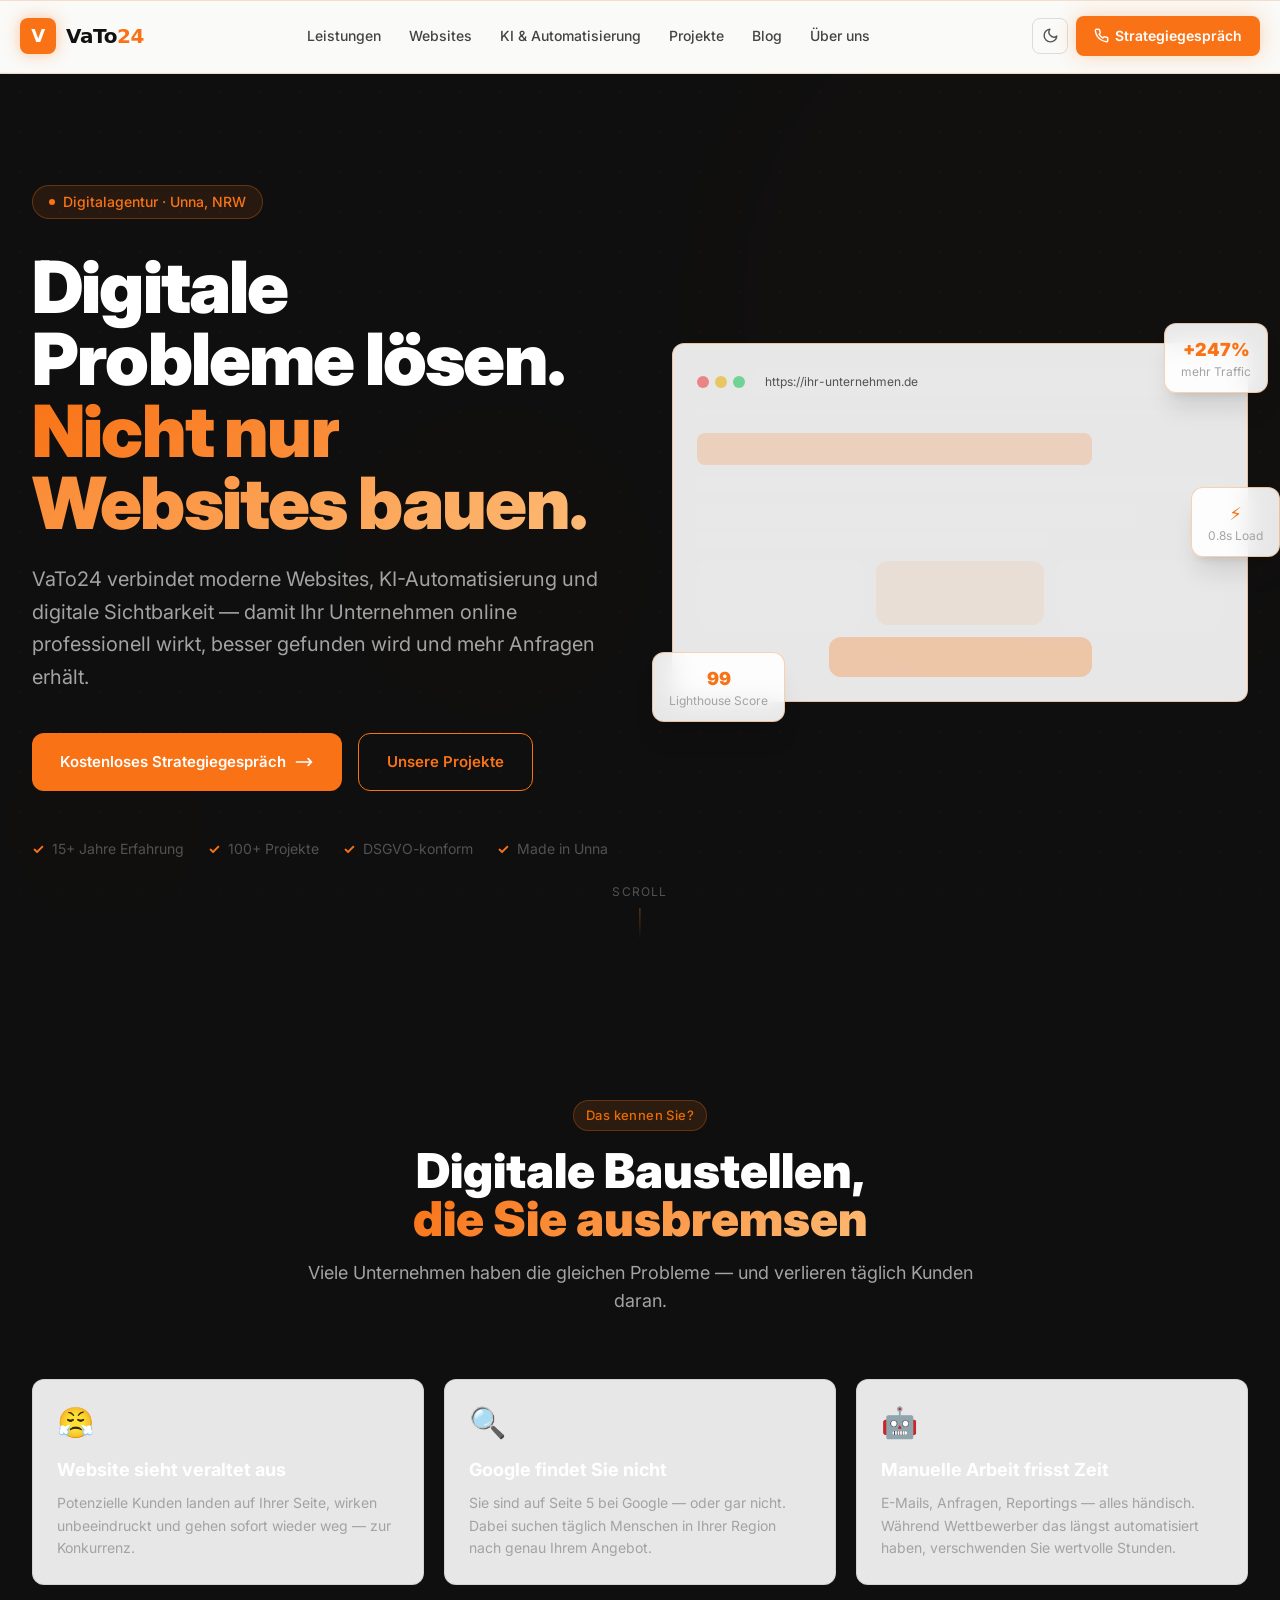
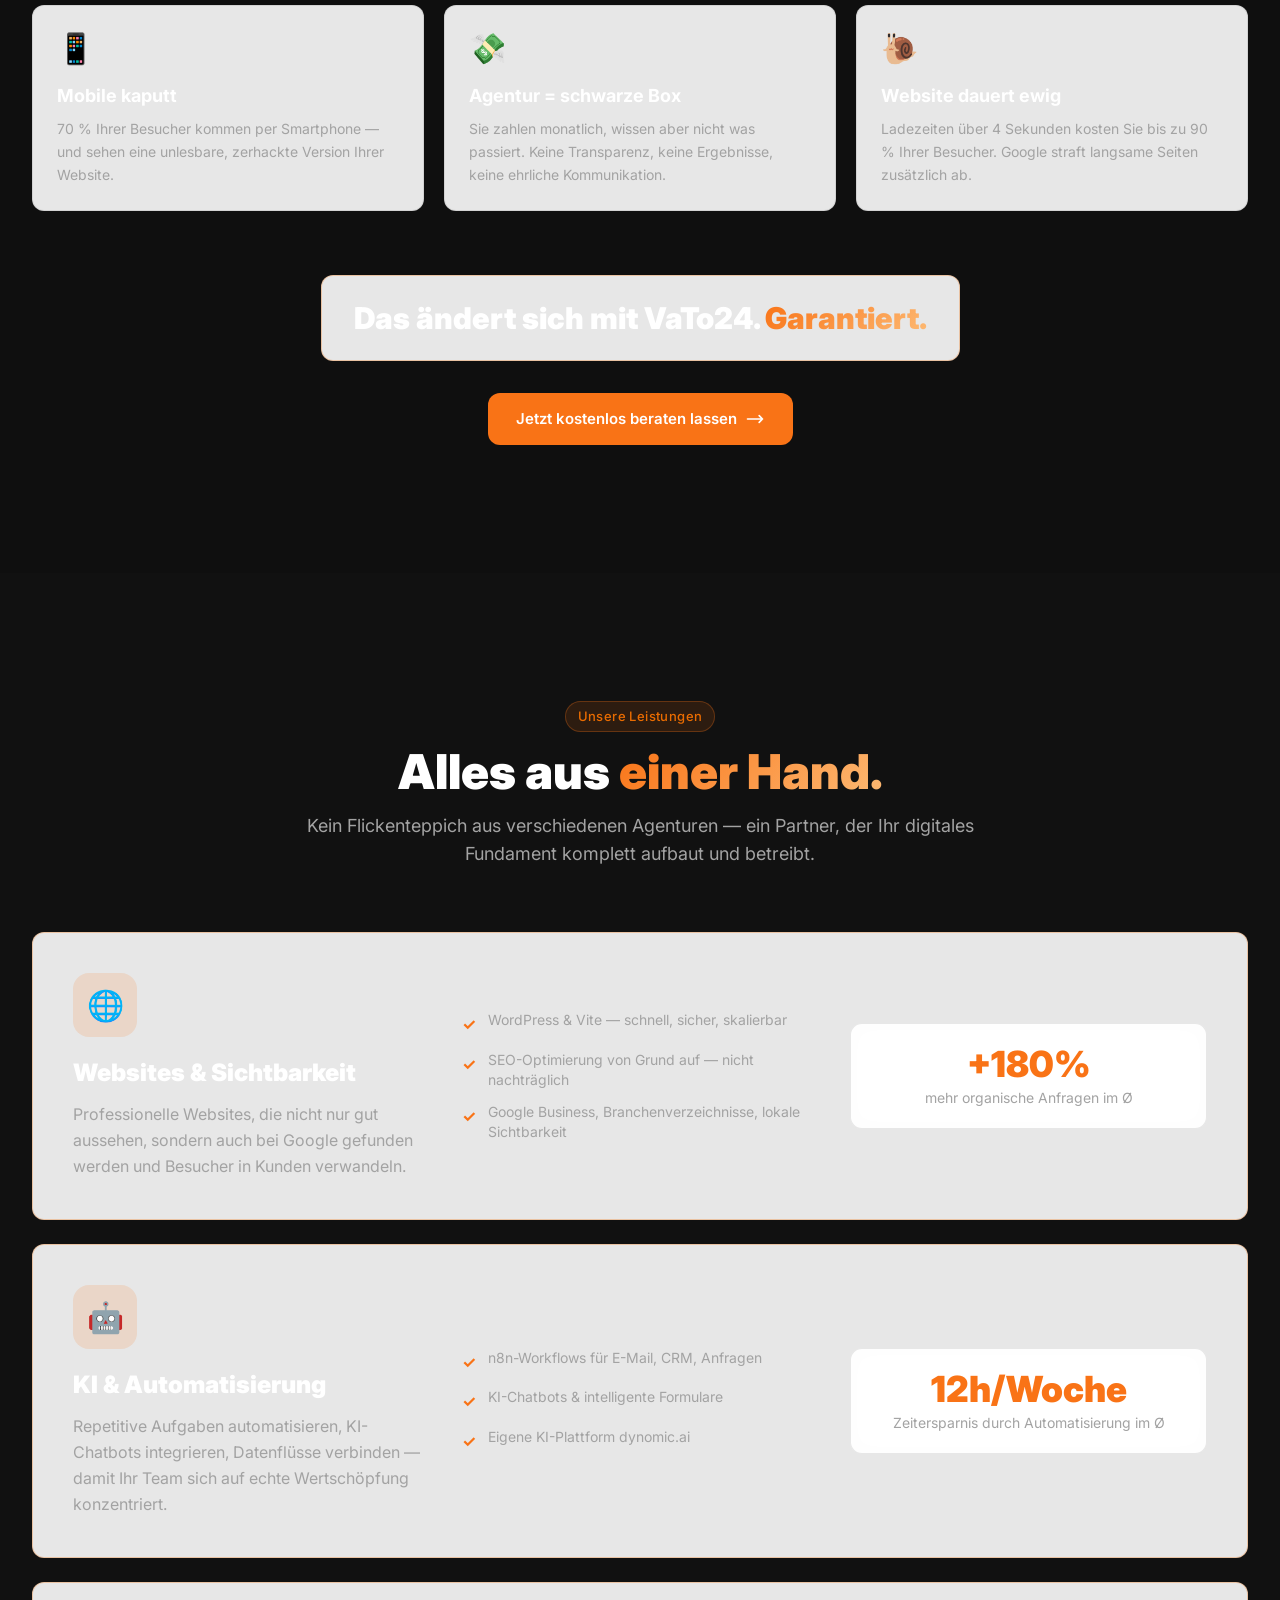
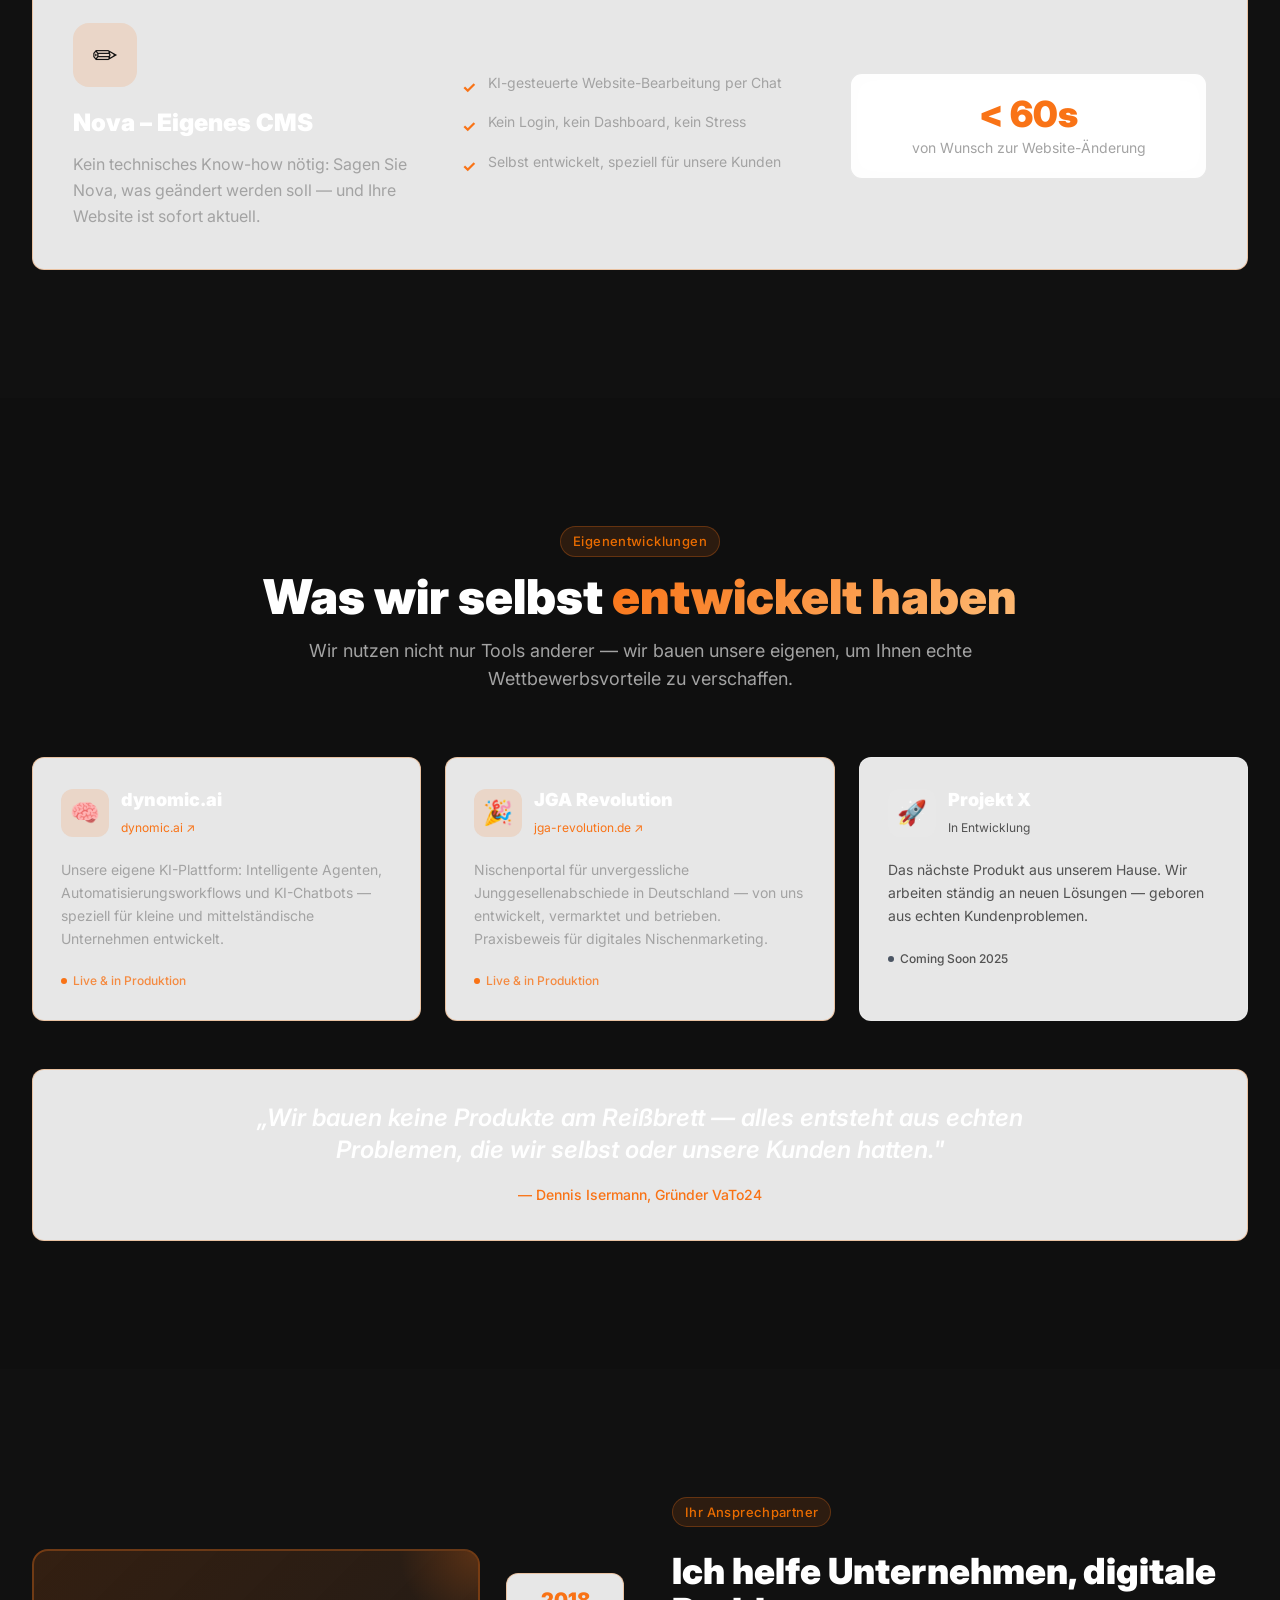
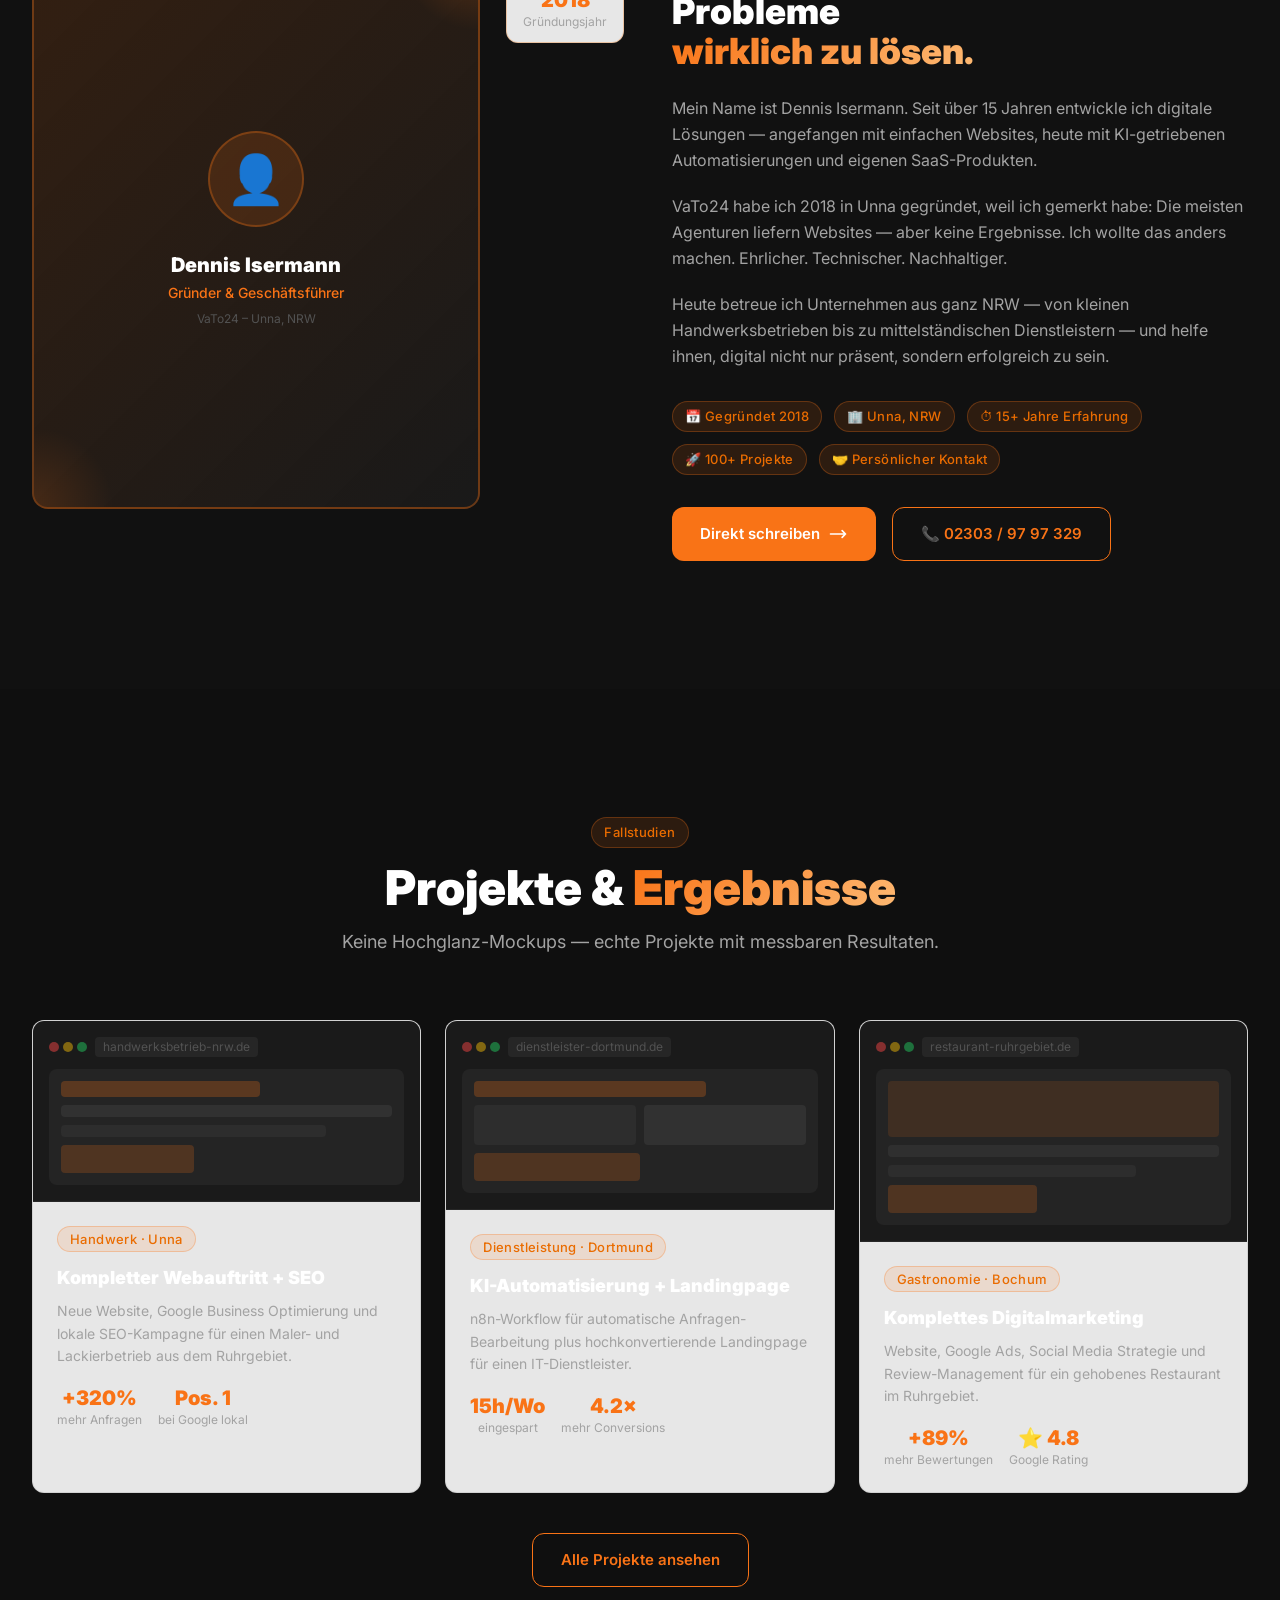
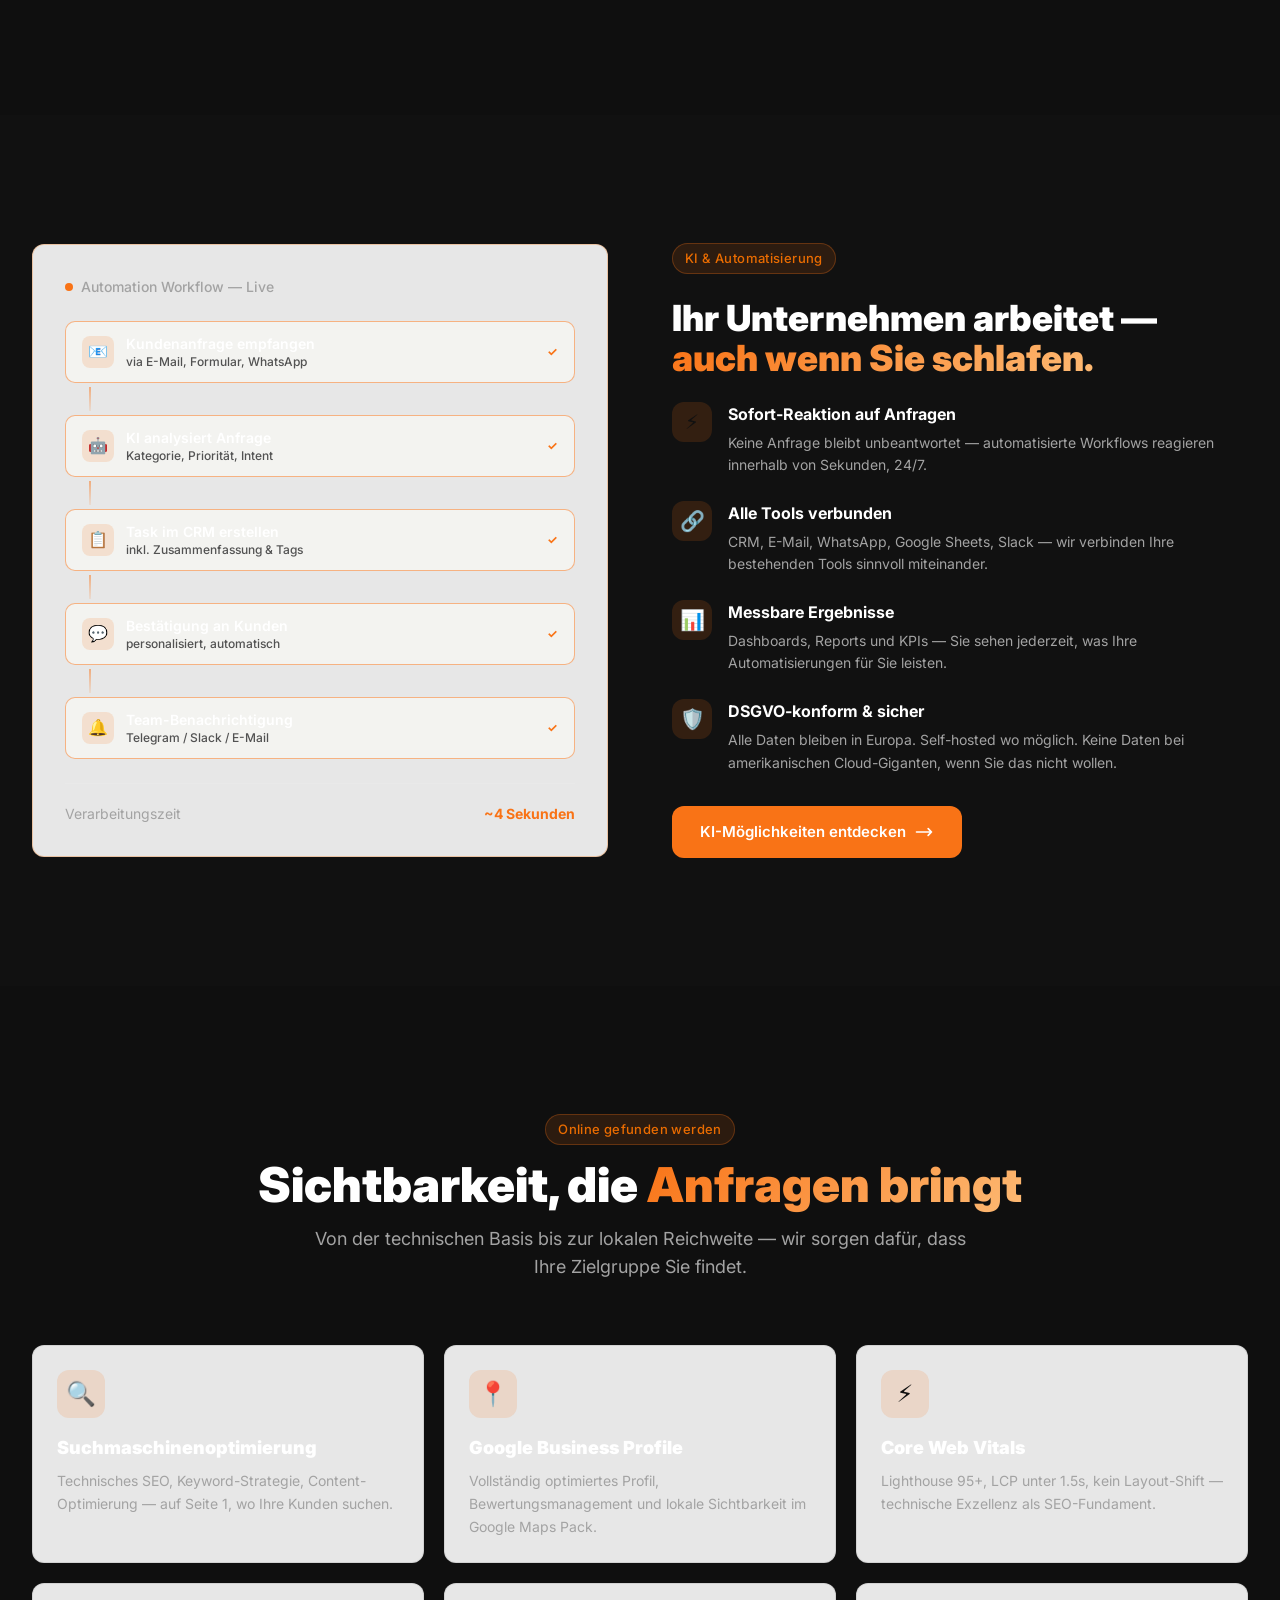
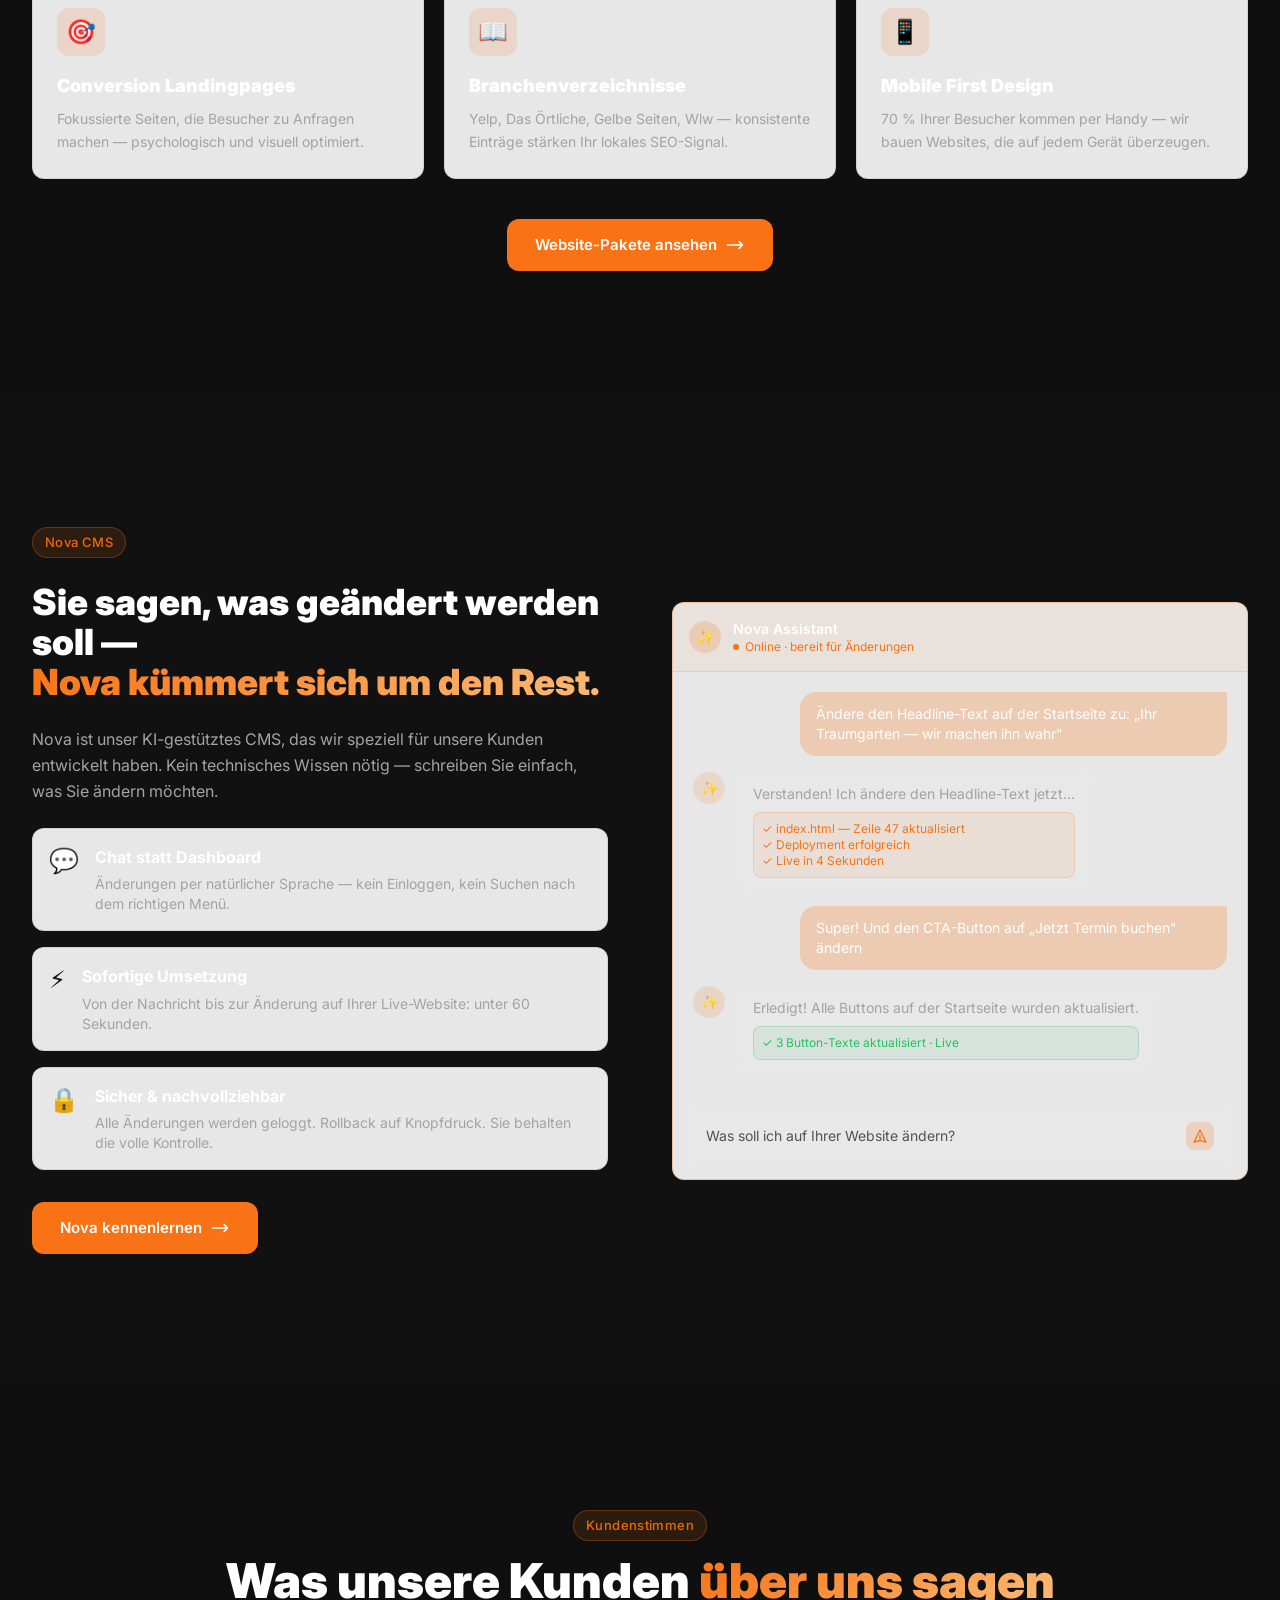
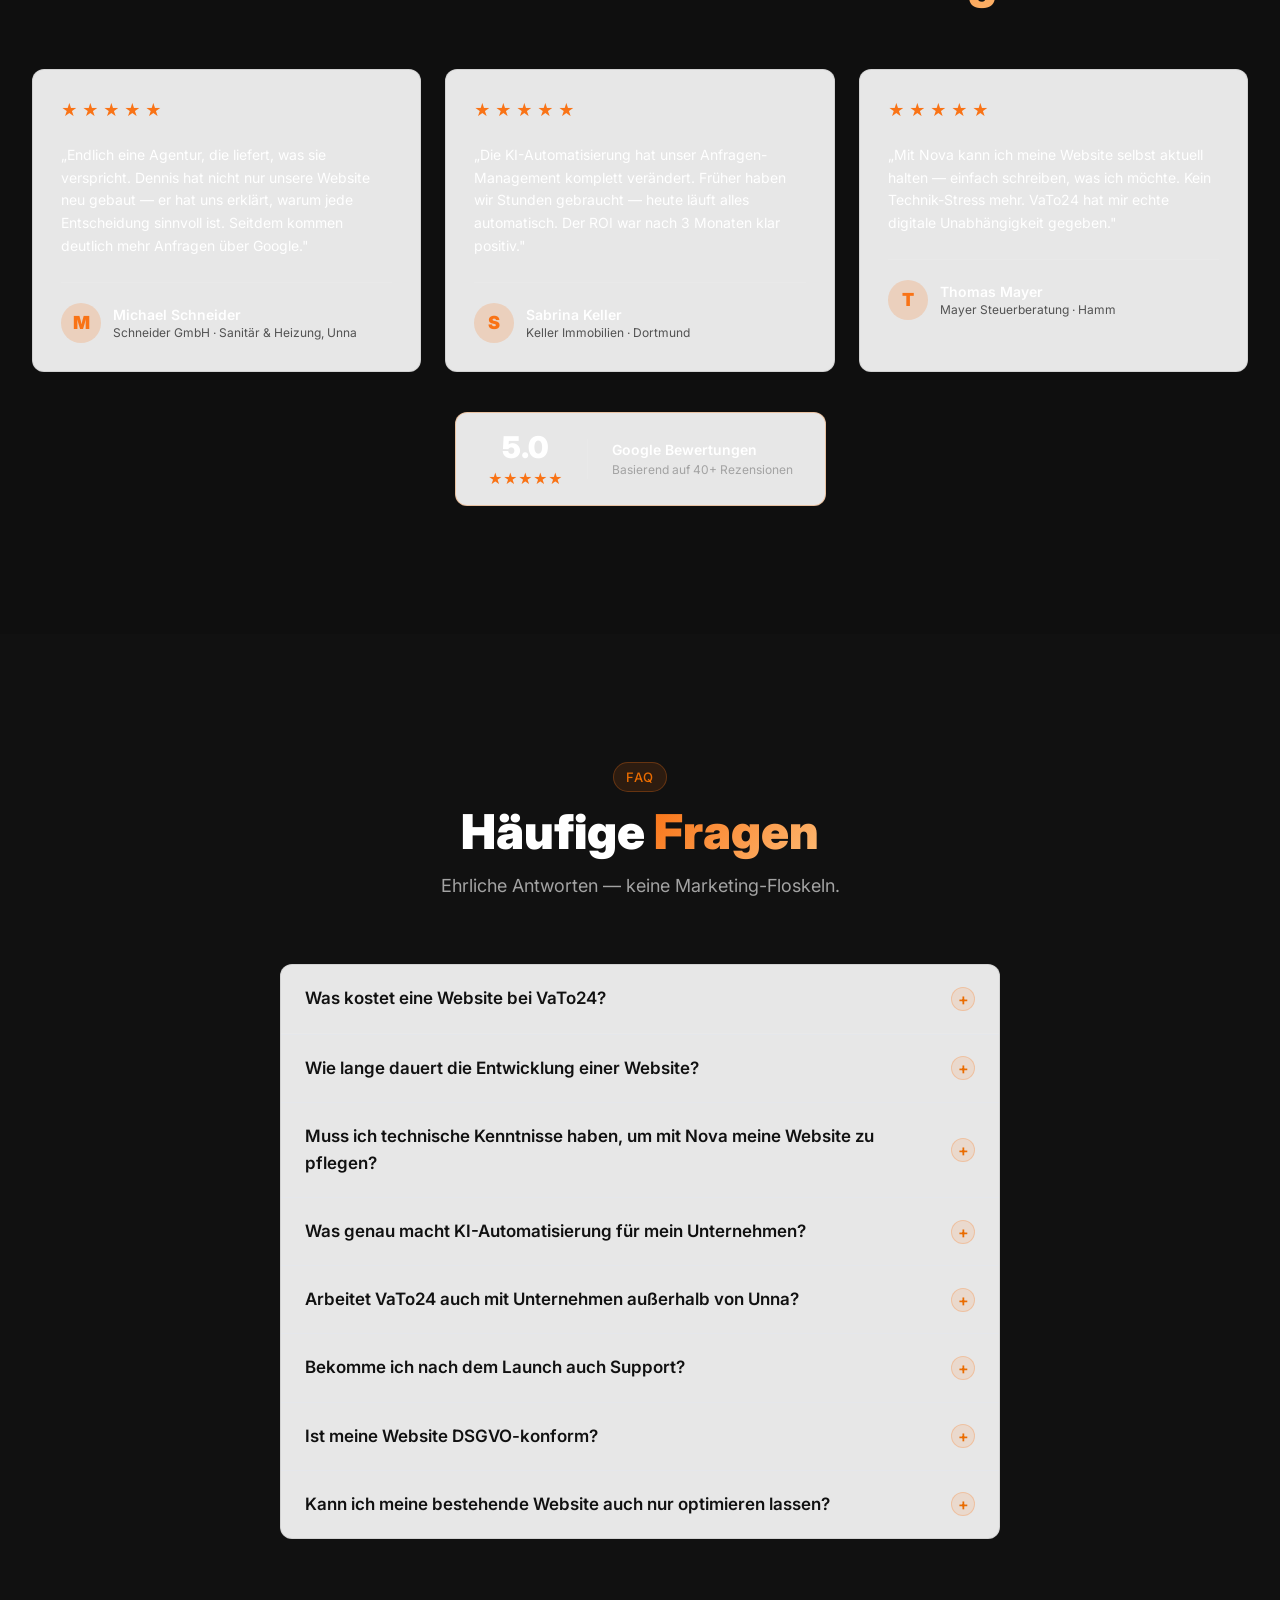
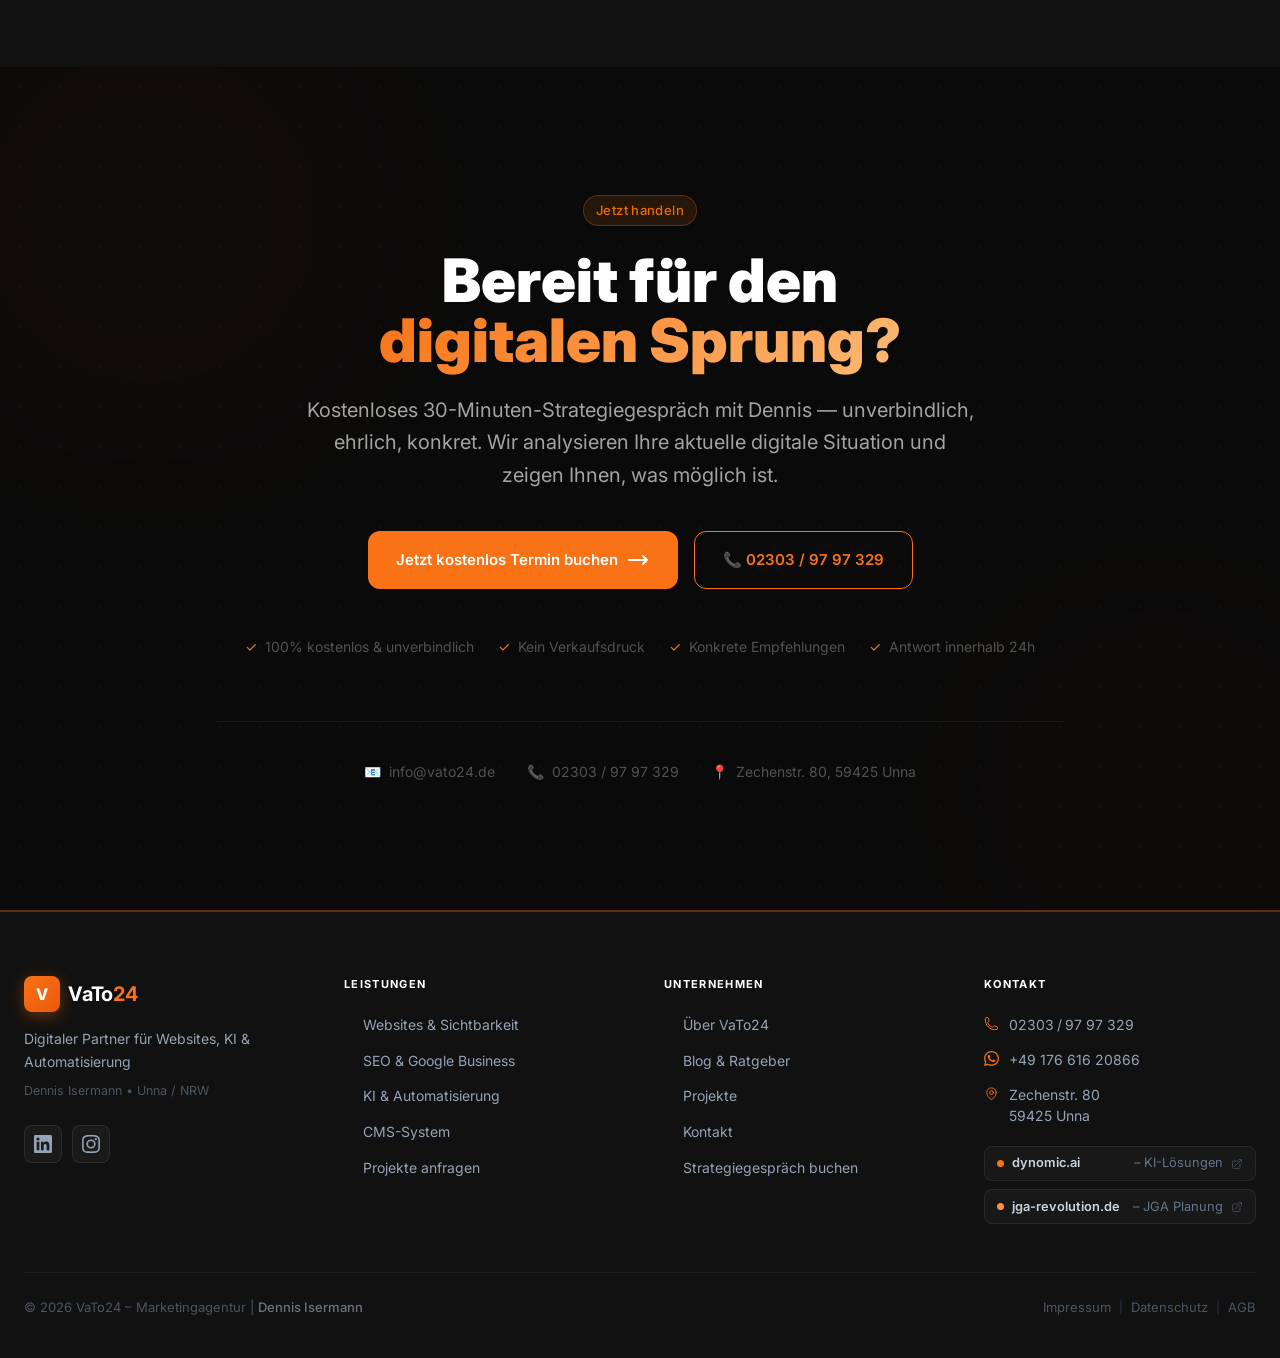
<file: index.html>
<!DOCTYPE html>
<html lang="de" class="scroll-smooth">
<head>
  <meta charset="UTF-8" />
  <meta name="viewport" content="width=device-width, initial-scale=1.0" />
  <!-- Theme: apply before render to avoid flash of wrong theme -->
  <script>
    (function(){
      var t=localStorage.getItem('vato24-theme');
      var d=window.matchMedia('(prefers-color-scheme: dark)').matches;
      document.documentElement.setAttribute('data-theme', t||(d?'dark':'light'));
    })();
  </script>

  <!-- Primary SEO -->
  <title>VaTo24 – Digitalagentur für Websites, KI &amp; Automatisierung | Unna, NRW</title>
  <meta name="description" content="VaTo24 ist Ihr Digitalisierungspartner aus Unna: moderne Websites, KI-Automatisierung und digitale Sichtbarkeit für Unternehmen, die wachsen wollen." />
  <meta name="keywords" content="Digitalagentur Unna, KI Automatisierung NRW, Webdesign Unna, SEO Unna, Website erstellen lassen, KI Integration, Marketingagentur Unna, Dennis Isermann" />
  <meta name="author" content="Dennis Isermann – VaTo24" />
  <meta name="robots" content="index, follow" />
  <link rel="canonical" href="https://vato24.de/" />

  <!-- OpenGraph / Facebook / LinkedIn -->
  <meta property="og:type" content="website" />
  <meta property="og:url" content="https://vato24.de/" />
  <meta property="og:title" content="VaTo24 – Digitalagentur für Websites, KI &amp; Automatisierung | Unna, NRW" />
  <meta property="og:description" content="VaTo24 ist Ihr Digitalisierungspartner aus Unna: moderne Websites, KI-Automatisierung und digitale Sichtbarkeit für Unternehmen, die wachsen wollen." />
  <meta property="og:image" content="https://vato24.de/assets/og-image.jpg" />
  <meta property="og:image:width" content="1200" />
  <meta property="og:image:height" content="630" />
  <meta property="og:locale" content="de_DE" />
  <meta property="og:site_name" content="VaTo24" />

  <!-- Twitter Card -->
  <meta name="twitter:card" content="summary_large_image" />
  <meta name="twitter:url" content="https://vato24.de/" />
  <meta name="twitter:title" content="VaTo24 – Digitalagentur für Websites, KI &amp; Automatisierung | Unna, NRW" />
  <meta name="twitter:description" content="VaTo24 ist Ihr Digitalisierungspartner aus Unna: moderne Websites, KI-Automatisierung und digitale Sichtbarkeit." />
  <meta name="twitter:image" content="https://vato24.de/assets/og-image.jpg" />

  <!-- Schema.org JSON-LD -->
  <script type="application/ld+json">
  {
    "@context": "https://schema.org",
    "@graph": [
      {
        "@type": "LocalBusiness",
        "@id": "https://vato24.de/#business",
        "name": "VaTo24",
        "url": "https://vato24.de",
        "logo": "https://vato24.de/assets/logo.svg",
        "image": "https://vato24.de/assets/og-image.jpg",
        "description": "Digitalagentur aus Unna: moderne Websites, KI-Automatisierung und digitale Sichtbarkeit fuer Unternehmen, die wachsen wollen.",
        "priceRange": "€€",
        "telephone": "+4923039797329",
        "address": {
          "@type": "PostalAddress",
          "streetAddress": "Zechenstr. 80",
          "addressLocality": "Unna",
          "postalCode": "59425",
          "addressRegion": "NRW",
          "addressCountry": "DE"
        },
        "geo": {
          "@type": "GeoCoordinates",
          "latitude": "51.5369",
          "longitude": "7.6897"
        },
        "openingHoursSpecification": [
          {
            "@type": "OpeningHoursSpecification",
            "dayOfWeek": ["Monday","Tuesday","Wednesday","Thursday","Friday"],
            "opens": "09:00",
            "closes": "18:00"
          }
        ],
        "contactPoint": {
          "@type": "ContactPoint",
          "telephone": "+4923039797329",
          "contactType": "customer service",
          "availableLanguage": "German"
        },
        "founder": {
          "@type": "Person",
          "name": "Dennis Isermann"
        },
        "foundingDate": "2018",
        "areaServed": {
          "@type": "State",
          "name": "Nordrhein-Westfalen"
        },
        "serviceType": ["Webdesign","SEO","KI-Integration","KI-Automatisierung","Landingpages","Online Marketing"],
        "sameAs": ["https://dynomic.ai","https://jga-revolution.de"]
      }
    ]
  }
  </script>

  <!-- Google Fonts: Inter -->
  <link rel="preconnect" href="https://fonts.googleapis.com" />
  <link rel="preconnect" href="https://fonts.gstatic.com" crossorigin />
  <link href="https://fonts.googleapis.com/css2?family=Inter:wght@300;400;500;600;700;800;900&display=swap" rel="stylesheet" />

  <!-- Main CSS (Tailwind + Brand System) -->
  <script type="module" crossorigin src="/assets/index-BUjF9KPV.js"></script>
  <link rel="modulepreload" crossorigin href="/assets/footer-vh9RchyU.js">
  <link rel="modulepreload" crossorigin href="/assets/animations-CetyjiHi.js">
  <link rel="stylesheet" crossorigin href="/assets/footer-o9cNlJG-.css">
</head>
<body class="bg-[#0f0f0f] text-white">

  <!-- Header (injected by header.js) -->
  <div id="site-header"></div>

  <main>

    <!-- ============================================================
         SECTION 1: HERO
    ============================================================ -->
    <section id="hero" data-nova-id="hero" class="relative min-h-screen flex items-center overflow-hidden bg-[#0f0f0f]">

      <!-- Animated orange orbs -->
      <div class="orb orb-primary w-[700px] h-[700px] absolute top-[-120px] right-[-150px] opacity-20"></div>
      <div class="orb orb-primary w-[450px] h-[450px] absolute bottom-[-80px] left-[-120px] opacity-10" style="animation-delay: -3s;"></div>
      <div class="orb orb-warm w-[350px] h-[350px] absolute top-[35%] left-[25%] opacity-15" style="animation-delay: -1.5s;"></div>

      <!-- Subtle dot-grid pattern -->
      <div class="absolute inset-0" style="background-image: radial-gradient(circle, rgba(249,115,22,0.06) 1px, transparent 1px); background-size: 40px 40px;"></div>

      <!-- Dark gradient overlay at bottom -->
      <div class="absolute bottom-0 left-0 right-0 h-32 bg-gradient-to-t from-[#0f0f0f] to-transparent pointer-events-none"></div>

      <div class="relative z-10 max-w-7xl mx-auto px-4 sm:px-6 lg:px-8 py-28 grid grid-cols-1 lg:grid-cols-2 gap-16 items-center w-full">

        <!-- Left: Text content -->
        <div>
          <!-- Badge -->
          <div class="inline-flex items-center gap-2 px-4 py-1.5 rounded-full text-sm font-medium mb-8 border" style="background: rgba(249,115,22,0.1); border-color: rgba(249,115,22,0.3); color: #f97316;">
            <span class="w-1.5 h-1.5 rounded-full bg-orange-500 animate-pulse"></span>
            Digitalagentur · Unna, NRW
          </div>

          <h1 id="hero-h1" data-nova-id="hero-h1" class="text-5xl lg:text-6xl xl:text-7xl font-black leading-[1.05] tracking-tight text-white mb-6">
            Digitale Probleme lösen.<br>
            <span class="gradient-text">Nicht nur Websites bauen.</span>
          </h1>

          <p id="hero-subtitle" data-nova-id="hero-subtitle" class="text-xl leading-relaxed mb-10 max-w-xl" style="color: #a3a3a3;">
            VaTo24 verbindet moderne Websites, KI-Automatisierung und digitale Sichtbarkeit —
            damit Ihr Unternehmen online professionell wirkt, besser gefunden wird und mehr Anfragen erhält.
          </p>

          <div class="flex flex-col sm:flex-row gap-4 mb-12">
            <a href="/kontakt/" id="hero-cta-primary" data-nova-id="hero-cta-primary" class="btn-primary text-lg">
              Kostenloses Strategiegespräch
              <svg class="w-5 h-5" fill="none" stroke="currentColor" viewBox="0 0 24 24"><path stroke-linecap="round" stroke-linejoin="round" stroke-width="2" d="M17 8l4 4m0 0l-4 4m4-4H3"/></svg>
            </a>
            <a href="/websites/" class="btn-secondary text-lg">Unsere Projekte</a>
          </div>

          <!-- Trust chips -->
          <div class="flex flex-wrap gap-6 text-sm" style="color: #525252;">
            <span class="flex items-center gap-2"><span class="text-orange-500 font-bold">✓</span> 15+ Jahre Erfahrung</span>
            <span class="flex items-center gap-2"><span class="text-orange-500 font-bold">✓</span> 100+ Projekte</span>
            <span class="flex items-center gap-2"><span class="text-orange-500 font-bold">✓</span> DSGVO-konform</span>
            <span class="flex items-center gap-2"><span class="text-orange-500 font-bold">✓</span> Made in Unna</span>
          </div>
        </div>

        <!-- Right: Browser mockup -->
        <div class="relative hidden lg:block" data-animate>
          <div class="glass-card-orange rounded-2xl p-6">
            <!-- Browser chrome -->
            <div class="flex items-center gap-2 mb-5 pb-4 border-b" style="border-color: rgba(255,255,255,0.08);">
              <div class="flex gap-1.5">
                <div class="w-3 h-3 rounded-full bg-red-500/60"></div>
                <div class="w-3 h-3 rounded-full bg-yellow-500/60"></div>
                <div class="w-3 h-3 rounded-full bg-green-500/60"></div>
              </div>
              <div class="flex-1 rounded-lg px-3 py-1.5 text-xs" style="background: rgba(255,255,255,0.05); color: #525252;">
                https://ihr-unternehmen.de
              </div>
            </div>
            <!-- Mock site content -->
            <div class="space-y-3">
              <div class="h-8 rounded-lg w-3/4" style="background: rgba(249,115,22,0.2);"></div>
              <div class="h-4 rounded w-full" style="background: rgba(255,255,255,0.05);"></div>
              <div class="h-4 rounded w-5/6" style="background: rgba(255,255,255,0.05);"></div>
              <div class="h-4 rounded w-4/6" style="background: rgba(255,255,255,0.05);"></div>
              <div class="grid grid-cols-3 gap-3 mt-5">
                <div class="h-16 rounded-xl" style="background: rgba(255,255,255,0.04);"></div>
                <div class="h-16 rounded-xl" style="background: rgba(249,115,22,0.08);"></div>
                <div class="h-16 rounded-xl" style="background: rgba(255,255,255,0.04);"></div>
              </div>
              <div class="h-10 rounded-xl w-1/2 mx-auto mt-4" style="background: rgba(249,115,22,0.3);"></div>
            </div>
          </div>

          <!-- Floating stat badges -->
          <div class="absolute -top-5 -right-5 glass-card-orange rounded-xl px-4 py-3 text-center shadow-xl" style="animation: bounce 3s ease-in-out infinite;">
            <div class="text-orange-500 font-black text-lg">+247%</div>
            <div class="text-xs" style="color: #a3a3a3;">mehr Traffic</div>
          </div>
          <div class="absolute -bottom-5 -left-5 glass-card-orange rounded-xl px-4 py-3 text-center shadow-xl">
            <div class="text-orange-500 font-black text-lg">99</div>
            <div class="text-xs" style="color: #a3a3a3;">Lighthouse Score</div>
          </div>
          <div class="absolute top-1/2 -right-8 -translate-y-1/2 glass-card-orange rounded-xl px-4 py-3 text-center shadow-xl">
            <div class="text-orange-500 font-black text-lg">⚡</div>
            <div class="text-xs" style="color: #a3a3a3;">0.8s Load</div>
          </div>
        </div>
      </div>

      <!-- Scroll indicator -->
      <div class="absolute bottom-8 left-1/2 -translate-x-1/2 flex flex-col items-center gap-2" style="color: #525252;">
        <span class="text-xs tracking-widest uppercase">Scroll</span>
        <div class="w-px h-8 animate-pulse" style="background: linear-gradient(to bottom, rgba(249,115,22,0.5), transparent);"></div>
      </div>
    </section>

    <!-- ============================================================
         SECTION 2: PROBLEM
    ============================================================ -->
    <section id="problem" data-nova-id="problem" class="section-padding bg-[#0f0f0f]">
      <div class="max-w-7xl mx-auto px-4 sm:px-6 lg:px-8">

        <div class="text-center mb-16" data-animate>
          <div class="badge mb-4">Das kennen Sie?</div>
          <h2 class="text-4xl lg:text-5xl font-black text-white mb-4">
            Digitale Baustellen,<br><span class="gradient-text">die Sie ausbremsen</span>
          </h2>
          <p class="text-lg max-w-2xl mx-auto" style="color: #a3a3a3;">
            Viele Unternehmen haben die gleichen Probleme — und verlieren täglich Kunden daran.
          </p>
        </div>

        <div class="grid grid-cols-1 md:grid-cols-2 lg:grid-cols-3 gap-5 mb-16">

          <!-- Problem 1 -->
          <div class="glass-card p-6 rounded-2xl" data-animate data-delay="100">
            <div class="text-3xl mb-4">😤</div>
            <h3 class="text-lg font-bold text-white mb-2">Website sieht veraltet aus</h3>
            <p style="color: #a3a3a3;" class="text-sm leading-relaxed">
              Potenzielle Kunden landen auf Ihrer Seite, wirken unbeeindruckt und gehen sofort wieder weg — zur Konkurrenz.
            </p>
          </div>

          <!-- Problem 2 -->
          <div class="glass-card p-6 rounded-2xl" data-animate data-delay="200">
            <div class="text-3xl mb-4">🔍</div>
            <h3 class="text-lg font-bold text-white mb-2">Google findet Sie nicht</h3>
            <p style="color: #a3a3a3;" class="text-sm leading-relaxed">
              Sie sind auf Seite 5 bei Google — oder gar nicht. Dabei suchen täglich Menschen in Ihrer Region nach genau Ihrem Angebot.
            </p>
          </div>

          <!-- Problem 3 -->
          <div class="glass-card p-6 rounded-2xl" data-animate data-delay="300">
            <div class="text-3xl mb-4">🤖</div>
            <h3 class="text-lg font-bold text-white mb-2">Manuelle Arbeit frisst Zeit</h3>
            <p style="color: #a3a3a3;" class="text-sm leading-relaxed">
              E-Mails, Anfragen, Reportings — alles händisch. Während Wettbewerber das längst automatisiert haben, verschwenden Sie wertvolle Stunden.
            </p>
          </div>

          <!-- Problem 4 -->
          <div class="glass-card p-6 rounded-2xl" data-animate data-delay="400">
            <div class="text-3xl mb-4">📱</div>
            <h3 class="text-lg font-bold text-white mb-2">Mobile kaputt</h3>
            <p style="color: #a3a3a3;" class="text-sm leading-relaxed">
              70 % Ihrer Besucher kommen per Smartphone — und sehen eine unlesbare, zerhackte Version Ihrer Website.
            </p>
          </div>

          <!-- Problem 5 -->
          <div class="glass-card p-6 rounded-2xl" data-animate data-delay="500">
            <div class="text-3xl mb-4">💸</div>
            <h3 class="text-lg font-bold text-white mb-2">Agentur = schwarze Box</h3>
            <p style="color: #a3a3a3;" class="text-sm leading-relaxed">
              Sie zahlen monatlich, wissen aber nicht was passiert. Keine Transparenz, keine Ergebnisse, keine ehrliche Kommunikation.
            </p>
          </div>

          <!-- Problem 6 -->
          <div class="glass-card p-6 rounded-2xl" data-animate data-delay="600">
            <div class="text-3xl mb-4">🐌</div>
            <h3 class="text-lg font-bold text-white mb-2">Website dauert ewig</h3>
            <p style="color: #a3a3a3;" class="text-sm leading-relaxed">
              Ladezeiten über 4 Sekunden kosten Sie bis zu 90 % Ihrer Besucher. Google straft langsame Seiten zusätzlich ab.
            </p>
          </div>
        </div>

        <!-- Turnaround statement -->
        <div class="text-center" data-animate>
          <div class="inline-block glass-card-orange rounded-2xl px-8 py-6 mb-8">
            <p class="text-2xl lg:text-3xl font-black text-white">
              Das ändert sich mit VaTo24. <span class="gradient-text">Garantiert.</span>
            </p>
          </div>
          <div class="block">
            <a href="/kontakt/" class="btn-primary text-base">
              Jetzt kostenlos beraten lassen
              <svg class="w-5 h-5" fill="none" stroke="currentColor" viewBox="0 0 24 24"><path stroke-linecap="round" stroke-linejoin="round" stroke-width="2" d="M17 8l4 4m0 0l-4 4m4-4H3"/></svg>
            </a>
          </div>
        </div>

      </div>
    </section>

    <!-- ============================================================
         SECTION 3: LÖSUNGEN
    ============================================================ -->
    <section id="loesungen" data-nova-id="loesungen" class="section-padding" style="background: #111111;">
      <div class="max-w-7xl mx-auto px-4 sm:px-6 lg:px-8">

        <div class="text-center mb-16" data-animate>
          <div class="badge mb-4">Unsere Leistungen</div>
          <h2 class="text-4xl lg:text-5xl font-black text-white mb-4">
            Alles aus <span class="gradient-text">einer Hand.</span>
          </h2>
          <p class="text-lg max-w-2xl mx-auto" style="color: #a3a3a3;">
            Kein Flickenteppich aus verschiedenen Agenturen — ein Partner, der Ihr digitales Fundament komplett aufbaut und betreibt.
          </p>
        </div>

        <div class="space-y-6">

          <!-- Solution 1: Websites & Sichtbarkeit -->
          <div class="glass-card-orange rounded-2xl p-8 lg:p-10 grid grid-cols-1 lg:grid-cols-3 gap-8 items-center" data-animate>
            <div class="lg:col-span-1">
              <div class="w-16 h-16 rounded-2xl flex items-center justify-center text-3xl mb-5" style="background: rgba(249,115,22,0.15);">
                🌐
              </div>
              <h3 class="text-2xl font-black text-white mb-3">Websites & Sichtbarkeit</h3>
              <p style="color: #a3a3a3;" class="leading-relaxed">
                Professionelle Websites, die nicht nur gut aussehen, sondern auch bei Google gefunden werden und Besucher in Kunden verwandeln.
              </p>
            </div>
            <div class="lg:col-span-1 space-y-3">
              <div class="flex items-start gap-3">
                <span class="text-orange-500 font-bold mt-0.5">✓</span>
                <span class="text-sm" style="color: #a3a3a3;">WordPress & Vite — schnell, sicher, skalierbar</span>
              </div>
              <div class="flex items-start gap-3">
                <span class="text-orange-500 font-bold mt-0.5">✓</span>
                <span class="text-sm" style="color: #a3a3a3;">SEO-Optimierung von Grund auf — nicht nachträglich</span>
              </div>
              <div class="flex items-start gap-3">
                <span class="text-orange-500 font-bold mt-0.5">✓</span>
                <span class="text-sm" style="color: #a3a3a3;">Google Business, Branchenverzeichnisse, lokale Sichtbarkeit</span>
              </div>
            </div>
            <div class="lg:col-span-1">
              <div class="glass-card rounded-xl p-5 text-center">
                <div class="text-4xl font-black text-orange-500 mb-1">+180%</div>
                <div class="text-sm" style="color: #a3a3a3;">mehr organische Anfragen im Ø</div>
              </div>
            </div>
          </div>

          <!-- Solution 2: KI & Automatisierung -->
          <div class="glass-card-orange rounded-2xl p-8 lg:p-10 grid grid-cols-1 lg:grid-cols-3 gap-8 items-center" data-animate data-delay="200">
            <div class="lg:col-span-1">
              <div class="w-16 h-16 rounded-2xl flex items-center justify-center text-3xl mb-5" style="background: rgba(249,115,22,0.15);">
                🤖
              </div>
              <h3 class="text-2xl font-black text-white mb-3">KI & Automatisierung</h3>
              <p style="color: #a3a3a3;" class="leading-relaxed">
                Repetitive Aufgaben automatisieren, KI-Chatbots integrieren, Datenflüsse verbinden — damit Ihr Team sich auf echte Wertschöpfung konzentriert.
              </p>
            </div>
            <div class="lg:col-span-1 space-y-3">
              <div class="flex items-start gap-3">
                <span class="text-orange-500 font-bold mt-0.5">✓</span>
                <span class="text-sm" style="color: #a3a3a3;">n8n-Workflows für E-Mail, CRM, Anfragen</span>
              </div>
              <div class="flex items-start gap-3">
                <span class="text-orange-500 font-bold mt-0.5">✓</span>
                <span class="text-sm" style="color: #a3a3a3;">KI-Chatbots & intelligente Formulare</span>
              </div>
              <div class="flex items-start gap-3">
                <span class="text-orange-500 font-bold mt-0.5">✓</span>
                <span class="text-sm" style="color: #a3a3a3;">Eigene KI-Plattform dynomic.ai</span>
              </div>
            </div>
            <div class="lg:col-span-1">
              <div class="glass-card rounded-xl p-5 text-center">
                <div class="text-4xl font-black text-orange-500 mb-1">12h/Woche</div>
                <div class="text-sm" style="color: #a3a3a3;">Zeitersparnis durch Automatisierung im Ø</div>
              </div>
            </div>
          </div>

          <!-- Solution 3: Nova CMS -->
          <div class="glass-card-orange rounded-2xl p-8 lg:p-10 grid grid-cols-1 lg:grid-cols-3 gap-8 items-center" data-animate data-delay="400">
            <div class="lg:col-span-1">
              <div class="w-16 h-16 rounded-2xl flex items-center justify-center text-3xl mb-5" style="background: rgba(249,115,22,0.15);">
                ✏️
              </div>
              <h3 class="text-2xl font-black text-white mb-3">Nova – Eigenes CMS</h3>
              <p style="color: #a3a3a3;" class="leading-relaxed">
                Kein technisches Know-how nötig: Sagen Sie Nova, was geändert werden soll — und Ihre Website ist sofort aktuell.
              </p>
            </div>
            <div class="lg:col-span-1 space-y-3">
              <div class="flex items-start gap-3">
                <span class="text-orange-500 font-bold mt-0.5">✓</span>
                <span class="text-sm" style="color: #a3a3a3;">KI-gesteuerte Website-Bearbeitung per Chat</span>
              </div>
              <div class="flex items-start gap-3">
                <span class="text-orange-500 font-bold mt-0.5">✓</span>
                <span class="text-sm" style="color: #a3a3a3;">Kein Login, kein Dashboard, kein Stress</span>
              </div>
              <div class="flex items-start gap-3">
                <span class="text-orange-500 font-bold mt-0.5">✓</span>
                <span class="text-sm" style="color: #a3a3a3;">Selbst entwickelt, speziell für unsere Kunden</span>
              </div>
            </div>
            <div class="lg:col-span-1">
              <div class="glass-card rounded-xl p-5 text-center">
                <div class="text-4xl font-black text-orange-500 mb-1">&lt; 60s</div>
                <div class="text-sm" style="color: #a3a3a3;">von Wunsch zur Website-Änderung</div>
              </div>
            </div>
          </div>

        </div>
      </div>
    </section>

    <!-- ============================================================
         SECTION 4: ÖKOSYSTEM
    ============================================================ -->
    <section id="oekosystem" data-nova-id="oekosystem" class="section-padding bg-[#0f0f0f]">
      <div class="max-w-7xl mx-auto px-4 sm:px-6 lg:px-8">

        <div class="text-center mb-16" data-animate>
          <div class="badge mb-4">Eigenentwicklungen</div>
          <h2 class="text-4xl lg:text-5xl font-black text-white mb-4">
            Was wir selbst <span class="gradient-text">entwickelt haben</span>
          </h2>
          <p class="text-lg max-w-2xl mx-auto" style="color: #a3a3a3;">
            Wir nutzen nicht nur Tools anderer — wir bauen unsere eigenen, um Ihnen echte Wettbewerbsvorteile zu verschaffen.
          </p>
        </div>

        <div class="grid grid-cols-1 md:grid-cols-3 gap-6 mb-12">

          <!-- dynomic.ai -->
          <div class="glass-card-orange rounded-2xl p-7" data-animate data-delay="100">
            <div class="flex items-center gap-3 mb-5">
              <div class="w-12 h-12 rounded-xl flex items-center justify-center text-2xl" style="background: rgba(249,115,22,0.15);">
                🧠
              </div>
              <div>
                <h3 class="font-black text-white text-lg">dynomic.ai</h3>
                <a href="https://dynomic.ai" target="_blank" rel="noopener" class="text-xs text-orange-500 hover:underline">dynomic.ai ↗</a>
              </div>
            </div>
            <p class="text-sm leading-relaxed mb-4" style="color: #a3a3a3;">
              Unsere eigene KI-Plattform: Intelligente Agenten, Automatisierungsworkflows und KI-Chatbots — speziell für kleine und mittelständische Unternehmen entwickelt.
            </p>
            <div class="inline-flex items-center gap-1.5 text-xs font-medium" style="color: rgba(249,115,22,0.8);">
              <span class="w-1.5 h-1.5 rounded-full bg-orange-500 animate-pulse"></span>
              Live & in Produktion
            </div>
          </div>

          <!-- jga-revolution -->
          <div class="glass-card-orange rounded-2xl p-7" data-animate data-delay="200">
            <div class="flex items-center gap-3 mb-5">
              <div class="w-12 h-12 rounded-xl flex items-center justify-center text-2xl" style="background: rgba(249,115,22,0.15);">
                🎉
              </div>
              <div>
                <h3 class="font-black text-white text-lg">JGA Revolution</h3>
                <a href="https://jga-revolution.de" target="_blank" rel="noopener" class="text-xs text-orange-500 hover:underline">jga-revolution.de ↗</a>
              </div>
            </div>
            <p class="text-sm leading-relaxed mb-4" style="color: #a3a3a3;">
              Nischenportal für unvergessliche Junggesellenabschiede in Deutschland — von uns entwickelt, vermarktet und betrieben. Praxisbeweis für digitales Nischenmarketing.
            </p>
            <div class="inline-flex items-center gap-1.5 text-xs font-medium" style="color: rgba(249,115,22,0.8);">
              <span class="w-1.5 h-1.5 rounded-full bg-orange-500 animate-pulse"></span>
              Live & in Produktion
            </div>
          </div>

          <!-- Coming Soon -->
          <div class="glass-card rounded-2xl p-7 border border-dashed" style="border-color: rgba(255,255,255,0.12);" data-animate data-delay="300">
            <div class="flex items-center gap-3 mb-5">
              <div class="w-12 h-12 rounded-xl flex items-center justify-center text-2xl" style="background: rgba(255,255,255,0.05);">
                🚀
              </div>
              <div>
                <h3 class="font-black text-white text-lg">Projekt X</h3>
                <span class="text-xs" style="color: #525252;">In Entwicklung</span>
              </div>
            </div>
            <p class="text-sm leading-relaxed mb-4" style="color: #525252;">
              Das nächste Produkt aus unserem Hause. Wir arbeiten ständig an neuen Lösungen — geboren aus echten Kundenproblemen.
            </p>
            <div class="inline-flex items-center gap-1.5 text-xs font-medium" style="color: #525252;">
              <span class="w-1.5 h-1.5 rounded-full bg-gray-600"></span>
              Coming Soon 2025
            </div>
          </div>
        </div>

        <!-- Dennis Quote -->
        <div class="glass-card-orange rounded-2xl p-8 text-center" data-animate>
          <blockquote class="text-xl lg:text-2xl font-semibold text-white italic mb-4 max-w-3xl mx-auto">
            „Wir bauen keine Produkte am Reißbrett — alles entsteht aus echten Problemen, die wir selbst oder unsere Kunden hatten."
          </blockquote>
          <cite class="not-italic text-sm font-medium text-orange-500">— Dennis Isermann, Gründer VaTo24</cite>
        </div>

      </div>
    </section>

    <!-- ============================================================
         SECTION 5: DENNIS
    ============================================================ -->
    <section id="dennis" data-nova-id="dennis" class="section-padding" style="background: #111111;">
      <div class="max-w-7xl mx-auto px-4 sm:px-6 lg:px-8">

        <div class="grid grid-cols-1 lg:grid-cols-2 gap-16 items-center">

          <!-- Left: Photo placeholder -->
          <div class="relative" data-animate="slide-left">
            <div id="dennis-photo" class="relative rounded-2xl overflow-hidden aspect-[4/5] max-w-md mx-auto lg:mx-0" style="background: linear-gradient(135deg, rgba(249,115,22,0.15), rgba(26,26,26,0.95)); border: 2px solid rgba(249,115,22,0.35);">
              <!-- Placeholder content -->
              <div class="absolute inset-0 flex flex-col items-center justify-center text-center p-8">
                <div class="w-24 h-24 rounded-full mb-6 flex items-center justify-center text-5xl" style="background: rgba(249,115,22,0.15); border: 2px solid rgba(249,115,22,0.3);">
                  👤
                </div>
                <p class="text-white font-black text-xl mb-1">Dennis Isermann</p>
                <p class="text-orange-500 text-sm font-medium">Gründer & Geschäftsführer</p>
                <p class="mt-2 text-xs" style="color: #525252;">VaTo24 – Unna, NRW</p>
              </div>
              <!-- Orange corner accent -->
              <div class="absolute top-0 right-0 w-20 h-20 opacity-40" style="background: radial-gradient(circle at top right, rgba(249,115,22,0.6), transparent 70%);"></div>
              <div class="absolute bottom-0 left-0 w-20 h-20 opacity-40" style="background: radial-gradient(circle at bottom left, rgba(249,115,22,0.4), transparent 70%);"></div>
            </div>

            <!-- Floating fact badge -->
            <div class="absolute top-6 -right-4 glass-card-orange rounded-xl px-4 py-3 text-center hidden lg:block">
              <div class="text-orange-500 font-black text-xl">2018</div>
              <div class="text-xs" style="color: #a3a3a3;">Gründungsjahr</div>
            </div>
          </div>

          <!-- Right: Text -->
          <div data-animate="slide-right">
            <div class="badge mb-6">Ihr Ansprechpartner</div>
            <h2 class="text-3xl lg:text-4xl font-black text-white mb-6 leading-tight">
              Ich helfe Unternehmen, digitale Probleme<br>
              <span class="gradient-text">wirklich zu lösen.</span>
            </h2>
            <p class="leading-relaxed mb-5" style="color: #a3a3a3;">
              Mein Name ist Dennis Isermann. Seit über 15 Jahren entwickle ich digitale Lösungen — angefangen mit einfachen Websites, heute mit KI-getriebenen Automatisierungen und eigenen SaaS-Produkten.
            </p>
            <p class="leading-relaxed mb-5" style="color: #a3a3a3;">
              VaTo24 habe ich 2018 in Unna gegründet, weil ich gemerkt habe: Die meisten Agenturen liefern Websites — aber keine Ergebnisse. Ich wollte das anders machen. Ehrlicher. Technischer. Nachhaltiger.
            </p>
            <p class="leading-relaxed mb-8" style="color: #a3a3a3;">
              Heute betreue ich Unternehmen aus ganz NRW — von kleinen Handwerksbetrieben bis zu mittelständischen Dienstleistern — und helfe ihnen, digital nicht nur präsent, sondern erfolgreich zu sein.
            </p>

            <!-- Fact chips -->
            <div class="flex flex-wrap gap-3 mb-8">
              <span class="badge">📅 Gegründet 2018</span>
              <span class="badge">🏢 Unna, NRW</span>
              <span class="badge">⏱ 15+ Jahre Erfahrung</span>
              <span class="badge">🚀 100+ Projekte</span>
              <span class="badge">🤝 Persönlicher Kontakt</span>
            </div>

            <div class="flex flex-col sm:flex-row gap-4">
              <a href="/kontakt/" class="btn-primary">
                Direkt schreiben
                <svg class="w-5 h-5" fill="none" stroke="currentColor" viewBox="0 0 24 24"><path stroke-linecap="round" stroke-linejoin="round" stroke-width="2" d="M17 8l4 4m0 0l-4 4m4-4H3"/></svg>
              </a>
              <a href="tel:023039797329" class="btn-secondary">
                📞 02303 / 97 97 329
              </a>
            </div>
          </div>
        </div>

      </div>
    </section>

    <!-- ============================================================
         SECTION 6: REFERENZEN
    ============================================================ -->
    <section id="referenzen" data-nova-id="referenzen" class="section-padding bg-[#0f0f0f]">
      <div class="max-w-7xl mx-auto px-4 sm:px-6 lg:px-8">

        <div class="text-center mb-16" data-animate>
          <div class="badge mb-4">Fallstudien</div>
          <h2 class="text-4xl lg:text-5xl font-black text-white mb-4">
            Projekte & <span class="gradient-text">Ergebnisse</span>
          </h2>
          <p class="text-lg max-w-2xl mx-auto" style="color: #a3a3a3;">
            Keine Hochglanz-Mockups — echte Projekte mit messbaren Resultaten.
          </p>
        </div>

        <div class="grid grid-cols-1 lg:grid-cols-3 gap-6">

          <!-- Referenz 1 -->
          <div class="glass-card rounded-2xl overflow-hidden" data-animate data-delay="100">
            <!-- Browser mockup -->
            <div class="p-4" style="background: #1a1a1a; border-bottom: 1px solid rgba(255,255,255,0.06);">
              <div class="flex items-center gap-2 mb-3">
                <div class="flex gap-1"><div class="w-2.5 h-2.5 rounded-full bg-red-500/50"></div><div class="w-2.5 h-2.5 rounded-full bg-yellow-500/50"></div><div class="w-2.5 h-2.5 rounded-full bg-green-500/50"></div></div>
                <div class="text-xs rounded px-2 py-0.5" style="background: rgba(255,255,255,0.05); color: #525252;">handwerksbetrieb-nrw.de</div>
              </div>
              <!-- Fake site preview -->
              <div class="rounded-lg p-3 space-y-2" style="background: #242424;">
                <div class="h-4 rounded" style="background: rgba(249,115,22,0.25); width: 60%;"></div>
                <div class="h-3 rounded" style="background: rgba(255,255,255,0.06);"></div>
                <div class="h-3 rounded" style="background: rgba(255,255,255,0.04); width: 80%;"></div>
                <div class="h-7 rounded mt-3" style="background: rgba(249,115,22,0.2); width: 40%;"></div>
              </div>
            </div>
            <!-- Info -->
            <div class="p-6">
              <span class="badge text-xs mb-3">Handwerk · Unna</span>
              <h3 class="font-black text-white text-lg mb-2">Kompletter Webauftritt + SEO</h3>
              <p class="text-sm leading-relaxed mb-4" style="color: #a3a3a3;">
                Neue Website, Google Business Optimierung und lokale SEO-Kampagne für einen Maler- und Lackierbetrieb aus dem Ruhrgebiet.
              </p>
              <div class="flex gap-4">
                <div class="text-center">
                  <div class="text-orange-500 font-black text-xl">+320%</div>
                  <div class="text-xs" style="color: #a3a3a3;">mehr Anfragen</div>
                </div>
                <div class="text-center">
                  <div class="text-orange-500 font-black text-xl">Pos. 1</div>
                  <div class="text-xs" style="color: #a3a3a3;">bei Google lokal</div>
                </div>
              </div>
            </div>
          </div>

          <!-- Referenz 2 -->
          <div class="glass-card rounded-2xl overflow-hidden" data-animate data-delay="200">
            <div class="p-4" style="background: #1a1a1a; border-bottom: 1px solid rgba(255,255,255,0.06);">
              <div class="flex items-center gap-2 mb-3">
                <div class="flex gap-1"><div class="w-2.5 h-2.5 rounded-full bg-red-500/50"></div><div class="w-2.5 h-2.5 rounded-full bg-yellow-500/50"></div><div class="w-2.5 h-2.5 rounded-full bg-green-500/50"></div></div>
                <div class="text-xs rounded px-2 py-0.5" style="background: rgba(255,255,255,0.05); color: #525252;">dienstleister-dortmund.de</div>
              </div>
              <div class="rounded-lg p-3 space-y-2" style="background: #242424;">
                <div class="h-4 rounded" style="background: rgba(249,115,22,0.25); width: 70%;"></div>
                <div class="grid grid-cols-2 gap-2 mt-2">
                  <div class="h-10 rounded" style="background: rgba(255,255,255,0.04);"></div>
                  <div class="h-10 rounded" style="background: rgba(255,255,255,0.06);"></div>
                </div>
                <div class="h-7 rounded mt-2" style="background: rgba(249,115,22,0.2); width: 50%;"></div>
              </div>
            </div>
            <div class="p-6">
              <span class="badge text-xs mb-3">Dienstleistung · Dortmund</span>
              <h3 class="font-black text-white text-lg mb-2">KI-Automatisierung + Landingpage</h3>
              <p class="text-sm leading-relaxed mb-4" style="color: #a3a3a3;">
                n8n-Workflow für automatische Anfragen-Bearbeitung plus hochkonvertierende Landingpage für einen IT-Dienstleister.
              </p>
              <div class="flex gap-4">
                <div class="text-center">
                  <div class="text-orange-500 font-black text-xl">15h/Wo</div>
                  <div class="text-xs" style="color: #a3a3a3;">eingespart</div>
                </div>
                <div class="text-center">
                  <div class="text-orange-500 font-black text-xl">4.2×</div>
                  <div class="text-xs" style="color: #a3a3a3;">mehr Conversions</div>
                </div>
              </div>
            </div>
          </div>

          <!-- Referenz 3 -->
          <div class="glass-card rounded-2xl overflow-hidden" data-animate data-delay="300">
            <div class="p-4" style="background: #1a1a1a; border-bottom: 1px solid rgba(255,255,255,0.06);">
              <div class="flex items-center gap-2 mb-3">
                <div class="flex gap-1"><div class="w-2.5 h-2.5 rounded-full bg-red-500/50"></div><div class="w-2.5 h-2.5 rounded-full bg-yellow-500/50"></div><div class="w-2.5 h-2.5 rounded-full bg-green-500/50"></div></div>
                <div class="text-xs rounded px-2 py-0.5" style="background: rgba(255,255,255,0.05); color: #525252;">restaurant-ruhrgebiet.de</div>
              </div>
              <div class="rounded-lg p-3 space-y-2" style="background: #242424;">
                <div class="h-14 rounded" style="background: rgba(249,115,22,0.12);"></div>
                <div class="h-3 rounded mt-2" style="background: rgba(255,255,255,0.05);"></div>
                <div class="h-3 rounded" style="background: rgba(255,255,255,0.04); width: 75%;"></div>
                <div class="h-7 rounded mt-2" style="background: rgba(249,115,22,0.2); width: 45%;"></div>
              </div>
            </div>
            <div class="p-6">
              <span class="badge text-xs mb-3">Gastronomie · Bochum</span>
              <h3 class="font-black text-white text-lg mb-2">Komplettes Digitalmarketing</h3>
              <p class="text-sm leading-relaxed mb-4" style="color: #a3a3a3;">
                Website, Google Ads, Social Media Strategie und Review-Management für ein gehobenes Restaurant im Ruhrgebiet.
              </p>
              <div class="flex gap-4">
                <div class="text-center">
                  <div class="text-orange-500 font-black text-xl">+89%</div>
                  <div class="text-xs" style="color: #a3a3a3;">mehr Bewertungen</div>
                </div>
                <div class="text-center">
                  <div class="text-orange-500 font-black text-xl">⭐ 4.8</div>
                  <div class="text-xs" style="color: #a3a3a3;">Google Rating</div>
                </div>
              </div>
            </div>
          </div>

        </div>

        <div class="text-center mt-10" data-animate>
          <a href="/websites/" class="btn-secondary">Alle Projekte ansehen</a>
        </div>

      </div>
    </section>

    <!-- ============================================================
         SECTION 7: KI & AUTOMATISIERUNG
    ============================================================ -->
    <section id="ki-automatisierung" data-nova-id="ki-automatisierung" class="section-padding" style="background: #111111;">
      <div class="max-w-7xl mx-auto px-4 sm:px-6 lg:px-8">

        <div class="grid grid-cols-1 lg:grid-cols-2 gap-16 items-center">

          <!-- Left: Workflow mockup -->
          <div data-animate="slide-left">
            <div class="glass-card-orange rounded-2xl p-8">
              <div class="flex items-center gap-2 mb-6 text-sm font-medium" style="color: #a3a3a3;">
                <div class="w-2 h-2 rounded-full bg-orange-500 animate-pulse"></div>
                Automation Workflow — Live
              </div>

              <!-- Flow nodes -->
              <div class="space-y-1">
                <div class="flow-node active">
                  <div class="flow-node-icon">📧</div>
                  <div>
                    <div class="text-white text-sm font-semibold">Kundenanfrage empfangen</div>
                    <div class="text-xs" style="color: #525252;">via E-Mail, Formular, WhatsApp</div>
                  </div>
                  <div class="ml-auto text-orange-500 text-xs font-bold">✓</div>
                </div>
                <div class="flow-connector"></div>
                <div class="flow-node active">
                  <div class="flow-node-icon">🤖</div>
                  <div>
                    <div class="text-white text-sm font-semibold">KI analysiert Anfrage</div>
                    <div class="text-xs" style="color: #525252;">Kategorie, Priorität, Intent</div>
                  </div>
                  <div class="ml-auto text-orange-500 text-xs font-bold">✓</div>
                </div>
                <div class="flow-connector"></div>
                <div class="flow-node active">
                  <div class="flow-node-icon">📋</div>
                  <div>
                    <div class="text-white text-sm font-semibold">Task im CRM erstellen</div>
                    <div class="text-xs" style="color: #525252;">inkl. Zusammenfassung & Tags</div>
                  </div>
                  <div class="ml-auto text-orange-500 text-xs font-bold">✓</div>
                </div>
                <div class="flow-connector"></div>
                <div class="flow-node active">
                  <div class="flow-node-icon">💬</div>
                  <div>
                    <div class="text-white text-sm font-semibold">Bestätigung an Kunden</div>
                    <div class="text-xs" style="color: #525252;">personalisiert, automatisch</div>
                  </div>
                  <div class="ml-auto text-orange-500 text-xs font-bold">✓</div>
                </div>
                <div class="flow-connector"></div>
                <div class="flow-node active">
                  <div class="flow-node-icon">🔔</div>
                  <div>
                    <div class="text-white text-sm font-semibold">Team-Benachrichtigung</div>
                    <div class="text-xs" style="color: #525252;">Telegram / Slack / E-Mail</div>
                  </div>
                  <div class="ml-auto text-orange-500 text-xs font-bold">✓</div>
                </div>
              </div>

              <div class="mt-6 pt-5 border-t" style="border-color: rgba(255,255,255,0.08);">
                <div class="flex items-center justify-between text-sm">
                  <span style="color: #a3a3a3;">Verarbeitungszeit</span>
                  <span class="text-orange-500 font-bold">~4 Sekunden</span>
                </div>
              </div>
            </div>
          </div>

          <!-- Right: Features -->
          <div data-animate="slide-right">
            <div class="badge mb-6">KI & Automatisierung</div>
            <h2 class="text-3xl lg:text-4xl font-black text-white mb-6 leading-tight">
              Ihr Unternehmen arbeitet —<br>
              <span class="gradient-text">auch wenn Sie schlafen.</span>
            </h2>

            <div class="space-y-6">
              <div class="flex gap-4">
                <div class="w-10 h-10 rounded-xl flex items-center justify-center text-xl flex-shrink-0" style="background: rgba(249,115,22,0.15);">⚡</div>
                <div>
                  <h4 class="font-bold text-white mb-1">Sofort-Reaktion auf Anfragen</h4>
                  <p class="text-sm leading-relaxed" style="color: #a3a3a3;">Keine Anfrage bleibt unbeantwortet — automatisierte Workflows reagieren innerhalb von Sekunden, 24/7.</p>
                </div>
              </div>
              <div class="flex gap-4">
                <div class="w-10 h-10 rounded-xl flex items-center justify-center text-xl flex-shrink-0" style="background: rgba(249,115,22,0.15);">🔗</div>
                <div>
                  <h4 class="font-bold text-white mb-1">Alle Tools verbunden</h4>
                  <p class="text-sm leading-relaxed" style="color: #a3a3a3;">CRM, E-Mail, WhatsApp, Google Sheets, Slack — wir verbinden Ihre bestehenden Tools sinnvoll miteinander.</p>
                </div>
              </div>
              <div class="flex gap-4">
                <div class="w-10 h-10 rounded-xl flex items-center justify-center text-xl flex-shrink-0" style="background: rgba(249,115,22,0.15);">📊</div>
                <div>
                  <h4 class="font-bold text-white mb-1">Messbare Ergebnisse</h4>
                  <p class="text-sm leading-relaxed" style="color: #a3a3a3;">Dashboards, Reports und KPIs — Sie sehen jederzeit, was Ihre Automatisierungen für Sie leisten.</p>
                </div>
              </div>
              <div class="flex gap-4">
                <div class="w-10 h-10 rounded-xl flex items-center justify-center text-xl flex-shrink-0" style="background: rgba(249,115,22,0.15);">🛡️</div>
                <div>
                  <h4 class="font-bold text-white mb-1">DSGVO-konform & sicher</h4>
                  <p class="text-sm leading-relaxed" style="color: #a3a3a3;">Alle Daten bleiben in Europa. Self-hosted wo möglich. Keine Daten bei amerikanischen Cloud-Giganten, wenn Sie das nicht wollen.</p>
                </div>
              </div>
            </div>

            <div class="mt-8">
              <a href="/ki/" class="btn-primary">
                KI-Möglichkeiten entdecken
                <svg class="w-5 h-5" fill="none" stroke="currentColor" viewBox="0 0 24 24"><path stroke-linecap="round" stroke-linejoin="round" stroke-width="2" d="M17 8l4 4m0 0l-4 4m4-4H3"/></svg>
              </a>
            </div>
          </div>

        </div>
      </div>
    </section>

    <!-- ============================================================
         SECTION 8: WEBSITES & SICHTBARKEIT
    ============================================================ -->
    <section id="websites-sichtbarkeit" data-nova-id="websites-sichtbarkeit" class="section-padding bg-[#0f0f0f]">
      <div class="max-w-7xl mx-auto px-4 sm:px-6 lg:px-8">

        <div class="text-center mb-16" data-animate>
          <div class="badge mb-4">Online gefunden werden</div>
          <h2 class="text-4xl lg:text-5xl font-black text-white mb-4">
            Sichtbarkeit, die <span class="gradient-text">Anfragen bringt</span>
          </h2>
          <p class="text-lg max-w-2xl mx-auto" style="color: #a3a3a3;">
            Von der technischen Basis bis zur lokalen Reichweite — wir sorgen dafür, dass Ihre Zielgruppe Sie findet.
          </p>
        </div>

        <div class="grid grid-cols-1 sm:grid-cols-2 lg:grid-cols-3 gap-5">

          <!-- SEO -->
          <div class="glass-card rounded-2xl p-6" data-animate data-delay="100">
            <div class="w-12 h-12 rounded-xl flex items-center justify-center text-2xl mb-4" style="background: rgba(249,115,22,0.15);">🔍</div>
            <h3 class="font-black text-white text-lg mb-2">Suchmaschinenoptimierung</h3>
            <p class="text-sm leading-relaxed" style="color: #a3a3a3;">Technisches SEO, Keyword-Strategie, Content-Optimierung — auf Seite 1, wo Ihre Kunden suchen.</p>
          </div>

          <!-- Google Business -->
          <div class="glass-card rounded-2xl p-6" data-animate data-delay="150">
            <div class="w-12 h-12 rounded-xl flex items-center justify-center text-2xl mb-4" style="background: rgba(249,115,22,0.15);">📍</div>
            <h3 class="font-black text-white text-lg mb-2">Google Business Profile</h3>
            <p class="text-sm leading-relaxed" style="color: #a3a3a3;">Vollständig optimiertes Profil, Bewertungsmanagement und lokale Sichtbarkeit im Google Maps Pack.</p>
          </div>

          <!-- Performance -->
          <div class="glass-card rounded-2xl p-6" data-animate data-delay="200">
            <div class="w-12 h-12 rounded-xl flex items-center justify-center text-2xl mb-4" style="background: rgba(249,115,22,0.15);">⚡</div>
            <h3 class="font-black text-white text-lg mb-2">Core Web Vitals</h3>
            <p class="text-sm leading-relaxed" style="color: #a3a3a3;">Lighthouse 95+, LCP unter 1.5s, kein Layout-Shift — technische Exzellenz als SEO-Fundament.</p>
          </div>

          <!-- Landingpages -->
          <div class="glass-card rounded-2xl p-6" data-animate data-delay="250">
            <div class="w-12 h-12 rounded-xl flex items-center justify-center text-2xl mb-4" style="background: rgba(249,115,22,0.15);">🎯</div>
            <h3 class="font-black text-white text-lg mb-2">Conversion Landingpages</h3>
            <p class="text-sm leading-relaxed" style="color: #a3a3a3;">Fokussierte Seiten, die Besucher zu Anfragen machen — psychologisch und visuell optimiert.</p>
          </div>

          <!-- Branchenbuch -->
          <div class="glass-card rounded-2xl p-6" data-animate data-delay="300">
            <div class="w-12 h-12 rounded-xl flex items-center justify-center text-2xl mb-4" style="background: rgba(249,115,22,0.15);">📖</div>
            <h3 class="font-black text-white text-lg mb-2">Branchenverzeichnisse</h3>
            <p class="text-sm leading-relaxed" style="color: #a3a3a3;">Yelp, Das Örtliche, Gelbe Seiten, Wlw — konsistente Einträge stärken Ihr lokales SEO-Signal.</p>
          </div>

          <!-- Responsive -->
          <div class="glass-card rounded-2xl p-6" data-animate data-delay="350">
            <div class="w-12 h-12 rounded-xl flex items-center justify-center text-2xl mb-4" style="background: rgba(249,115,22,0.15);">📱</div>
            <h3 class="font-black text-white text-lg mb-2">Mobile First Design</h3>
            <p class="text-sm leading-relaxed" style="color: #a3a3a3;">70 % Ihrer Besucher kommen per Handy — wir bauen Websites, die auf jedem Gerät überzeugen.</p>
          </div>

        </div>

        <div class="text-center mt-10" data-animate>
          <a href="/websites/" class="btn-primary">
            Website-Pakete ansehen
            <svg class="w-5 h-5" fill="none" stroke="currentColor" viewBox="0 0 24 24"><path stroke-linecap="round" stroke-linejoin="round" stroke-width="2" d="M17 8l4 4m0 0l-4 4m4-4H3"/></svg>
          </a>
        </div>

      </div>
    </section>

    <!-- ============================================================
         SECTION 9: CMS / NOVA
    ============================================================ -->
    <section id="cms-system" data-nova-id="cms-system" class="section-padding" style="background: #111111;">
      <div class="max-w-7xl mx-auto px-4 sm:px-6 lg:px-8">

        <div class="grid grid-cols-1 lg:grid-cols-2 gap-16 items-center">

          <!-- Left: Text -->
          <div data-animate="slide-left">
            <div class="badge mb-6">Nova CMS</div>
            <h2 class="text-3xl lg:text-4xl font-black text-white mb-6 leading-tight">
              Sie sagen, was geändert werden soll —<br>
              <span class="gradient-text">Nova kümmert sich um den Rest.</span>
            </h2>
            <p class="leading-relaxed mb-6" style="color: #a3a3a3;">
              Nova ist unser KI-gestütztes CMS, das wir speziell für unsere Kunden entwickelt haben. Kein technisches Wissen nötig — schreiben Sie einfach, was Sie ändern möchten.
            </p>

            <div class="space-y-4 mb-8">
              <div class="glass-card rounded-xl p-4 flex gap-4 items-start">
                <span class="text-2xl">💬</span>
                <div>
                  <h4 class="font-bold text-white mb-1">Chat statt Dashboard</h4>
                  <p class="text-sm" style="color: #a3a3a3;">Änderungen per natürlicher Sprache — kein Einloggen, kein Suchen nach dem richtigen Menü.</p>
                </div>
              </div>
              <div class="glass-card rounded-xl p-4 flex gap-4 items-start">
                <span class="text-2xl">⚡</span>
                <div>
                  <h4 class="font-bold text-white mb-1">Sofortige Umsetzung</h4>
                  <p class="text-sm" style="color: #a3a3a3;">Von der Nachricht bis zur Änderung auf Ihrer Live-Website: unter 60 Sekunden.</p>
                </div>
              </div>
              <div class="glass-card rounded-xl p-4 flex gap-4 items-start">
                <span class="text-2xl">🔒</span>
                <div>
                  <h4 class="font-bold text-white mb-1">Sicher & nachvollziehbar</h4>
                  <p class="text-sm" style="color: #a3a3a3;">Alle Änderungen werden geloggt. Rollback auf Knopfdruck. Sie behalten die volle Kontrolle.</p>
                </div>
              </div>
            </div>

            <a href="/cms-system/" class="btn-primary">
              Nova kennenlernen
              <svg class="w-5 h-5" fill="none" stroke="currentColor" viewBox="0 0 24 24"><path stroke-linecap="round" stroke-linejoin="round" stroke-width="2" d="M17 8l4 4m0 0l-4 4m4-4H3"/></svg>
            </a>
          </div>

          <!-- Right: Chat Demo -->
          <div data-animate="slide-right">
            <div class="glass-card-orange rounded-2xl overflow-hidden">
              <!-- Chat header -->
              <div class="flex items-center gap-3 p-4 border-b" style="border-color: rgba(249,115,22,0.2); background: rgba(249,115,22,0.05);">
                <div class="w-8 h-8 rounded-full flex items-center justify-center text-sm" style="background: rgba(249,115,22,0.2);">✨</div>
                <div>
                  <div class="text-white text-sm font-semibold">Nova Assistant</div>
                  <div class="flex items-center gap-1.5 text-xs text-orange-500">
                    <span class="w-1.5 h-1.5 rounded-full bg-orange-500 animate-pulse"></span>
                    Online · bereit für Änderungen
                  </div>
                </div>
              </div>

              <!-- Chat messages -->
              <div class="p-5 space-y-4">
                <!-- User message -->
                <div class="flex justify-end">
                  <div class="rounded-2xl rounded-tr-sm px-4 py-3 text-sm text-white max-w-[80%]" style="background: rgba(249,115,22,0.25);">
                    Ändere den Headline-Text auf der Startseite zu: „Ihr Traumgarten — wir machen ihn wahr"
                  </div>
                </div>

                <!-- Nova response -->
                <div class="flex gap-3">
                  <div class="w-8 h-8 rounded-full flex items-center justify-center text-sm flex-shrink-0" style="background: rgba(249,115,22,0.15);">✨</div>
                  <div class="rounded-2xl rounded-tl-sm px-4 py-3 text-sm max-w-[80%]" style="background: rgba(255,255,255,0.05); color: #a3a3a3;">
                    Verstanden! Ich ändere den Headline-Text jetzt...
                    <div class="mt-2 rounded-lg p-2 text-xs" style="background: rgba(249,115,22,0.08); color: #f97316; border: 1px solid rgba(249,115,22,0.2);">
                      ✓ index.html — Zeile 47 aktualisiert<br>
                      ✓ Deployment erfolgreich<br>
                      ✓ Live in 4 Sekunden
                    </div>
                  </div>
                </div>

                <!-- User message 2 -->
                <div class="flex justify-end">
                  <div class="rounded-2xl rounded-tr-sm px-4 py-3 text-sm text-white max-w-[80%]" style="background: rgba(249,115,22,0.25);">
                    Super! Und den CTA-Button auf „Jetzt Termin buchen" ändern
                  </div>
                </div>

                <!-- Nova response 2 -->
                <div class="flex gap-3">
                  <div class="w-8 h-8 rounded-full flex items-center justify-center text-sm flex-shrink-0" style="background: rgba(249,115,22,0.15);">✨</div>
                  <div class="rounded-2xl rounded-tl-sm px-4 py-3 text-sm max-w-[80%]" style="background: rgba(255,255,255,0.05); color: #a3a3a3;">
                    Erledigt! Alle Buttons auf der Startseite wurden aktualisiert.
                    <div class="mt-2 rounded-lg p-2 text-xs" style="background: rgba(22,163,74,0.08); color: #22c55e; border: 1px solid rgba(22,163,74,0.2);">
                      ✓ 3 Button-Texte aktualisiert · Live
                    </div>
                  </div>
                </div>
              </div>

              <!-- Input -->
              <div class="p-4 border-t" style="border-color: rgba(255,255,255,0.06);">
                <div class="flex items-center gap-3 rounded-xl px-4 py-3" style="background: rgba(255,255,255,0.04); border: 1px solid rgba(255,255,255,0.08);">
                  <span class="text-sm flex-1" style="color: #525252;">Was soll ich auf Ihrer Website ändern?</span>
                  <div class="w-7 h-7 rounded-lg flex items-center justify-center" style="background: rgba(249,115,22,0.2);">
                    <svg class="w-4 h-4 text-orange-500" fill="none" stroke="currentColor" viewBox="0 0 24 24"><path stroke-linecap="round" stroke-linejoin="round" stroke-width="2" d="M12 19l9 2-9-18-9 18 9-2zm0 0v-8"/></svg>
                  </div>
                </div>
              </div>
            </div>
          </div>

        </div>
      </div>
    </section>

    <!-- ============================================================
         SECTION 10: KUNDENSTIMMEN
    ============================================================ -->
    <section id="kundenstimmen" data-nova-id="kundenstimmen" class="section-padding bg-[#0f0f0f]">
      <div class="max-w-7xl mx-auto px-4 sm:px-6 lg:px-8">

        <div class="text-center mb-16" data-animate>
          <div class="badge mb-4">Kundenstimmen</div>
          <h2 class="text-4xl lg:text-5xl font-black text-white mb-4">
            Was unsere Kunden <span class="gradient-text">über uns sagen</span>
          </h2>
        </div>

        <div class="grid grid-cols-1 md:grid-cols-3 gap-6">

          <!-- Testimonial 1 -->
          <div class="glass-card rounded-2xl p-7" data-animate data-delay="100">
            <!-- Stars -->
            <div class="flex gap-1 mb-5">
              <span class="text-orange-500">★</span><span class="text-orange-500">★</span><span class="text-orange-500">★</span><span class="text-orange-500">★</span><span class="text-orange-500">★</span>
            </div>
            <blockquote class="text-white leading-relaxed mb-6 text-sm">
              „Endlich eine Agentur, die liefert, was sie verspricht. Dennis hat nicht nur unsere Website neu gebaut — er hat uns erklärt, warum jede Entscheidung sinnvoll ist. Seitdem kommen deutlich mehr Anfragen über Google."
            </blockquote>
            <div class="flex items-center gap-3 pt-5 border-t" style="border-color: rgba(255,255,255,0.06);">
              <div class="w-10 h-10 rounded-full flex items-center justify-center text-lg font-black" style="background: rgba(249,115,22,0.2); color: #f97316;">M</div>
              <div>
                <div class="text-white font-semibold text-sm">Michael Schneider</div>
                <div class="text-xs" style="color: #525252;">Schneider GmbH · Sanitär &amp; Heizung, Unna</div>
              </div>
            </div>
          </div>

          <!-- Testimonial 2 -->
          <div class="glass-card rounded-2xl p-7" data-animate data-delay="200">
            <div class="flex gap-1 mb-5">
              <span class="text-orange-500">★</span><span class="text-orange-500">★</span><span class="text-orange-500">★</span><span class="text-orange-500">★</span><span class="text-orange-500">★</span>
            </div>
            <blockquote class="text-white leading-relaxed mb-6 text-sm">
              „Die KI-Automatisierung hat unser Anfragen-Management komplett verändert. Früher haben wir Stunden gebraucht — heute läuft alles automatisch. Der ROI war nach 3 Monaten klar positiv."
            </blockquote>
            <div class="flex items-center gap-3 pt-5 border-t" style="border-color: rgba(255,255,255,0.06);">
              <div class="w-10 h-10 rounded-full flex items-center justify-center text-lg font-black" style="background: rgba(249,115,22,0.2); color: #f97316;">S</div>
              <div>
                <div class="text-white font-semibold text-sm">Sabrina Keller</div>
                <div class="text-xs" style="color: #525252;">Keller Immobilien · Dortmund</div>
              </div>
            </div>
          </div>

          <!-- Testimonial 3 -->
          <div class="glass-card rounded-2xl p-7" data-animate data-delay="300">
            <div class="flex gap-1 mb-5">
              <span class="text-orange-500">★</span><span class="text-orange-500">★</span><span class="text-orange-500">★</span><span class="text-orange-500">★</span><span class="text-orange-500">★</span>
            </div>
            <blockquote class="text-white leading-relaxed mb-6 text-sm">
              „Mit Nova kann ich meine Website selbst aktuell halten — einfach schreiben, was ich möchte. Kein Technik-Stress mehr. VaTo24 hat mir echte digitale Unabhängigkeit gegeben."
            </blockquote>
            <div class="flex items-center gap-3 pt-5 border-t" style="border-color: rgba(255,255,255,0.06);">
              <div class="w-10 h-10 rounded-full flex items-center justify-center text-lg font-black" style="background: rgba(249,115,22,0.2); color: #f97316;">T</div>
              <div>
                <div class="text-white font-semibold text-sm">Thomas Mayer</div>
                <div class="text-xs" style="color: #525252;">Mayer Steuerberatung · Hamm</div>
              </div>
            </div>
          </div>

        </div>

        <!-- Google Rating badge -->
        <div class="flex justify-center mt-10" data-animate>
          <div class="glass-card-orange rounded-2xl px-8 py-4 flex items-center gap-6">
            <div class="text-center">
              <div class="text-3xl font-black text-white">5.0</div>
              <div class="flex gap-0.5 mt-1">
                <span class="text-orange-500 text-sm">★★★★★</span>
              </div>
            </div>
            <div class="w-px h-10" style="background: rgba(255,255,255,0.1);"></div>
            <div>
              <div class="text-white font-semibold text-sm">Google Bewertungen</div>
              <div class="text-xs mt-0.5" style="color: #a3a3a3;">Basierend auf 40+ Rezensionen</div>
            </div>
          </div>
        </div>

      </div>
    </section>

    <!-- ============================================================
         SECTION 11: FAQ
    ============================================================ -->
    <section id="faq" data-nova-id="faq" class="section-padding" style="background: #111111;">
      <div class="max-w-3xl mx-auto px-4 sm:px-6">

        <div class="text-center mb-16" data-animate>
          <div class="badge mb-4">FAQ</div>
          <h2 class="text-4xl lg:text-5xl font-black text-white mb-4">
            Häufige <span class="gradient-text">Fragen</span>
          </h2>
          <p class="text-lg" style="color: #a3a3a3;">
            Ehrliche Antworten — keine Marketing-Floskeln.
          </p>
        </div>

        <div class="glass-card rounded-2xl overflow-hidden divide-y" style="divide-color: rgba(255,255,255,0.06);" data-animate>

          <!-- FAQ 1 -->
          <div class="faq-item px-6">
            <button class="faq-question" onclick="toggleFaq(this)">
              Was kostet eine Website bei VaTo24?
              <span class="faq-icon">+</span>
            </button>
            <div class="faq-answer">
              Unsere Websites starten bei ca. 1.500 € für einfache Business-Auftritte und reichen bis zu 8.000 € und mehr für komplexe Projekte mit KI-Integration und individuellen Funktionen. Wir erstellen immer ein individuelles Angebot — nach einem kostenlosen Erstgespräch, in dem wir Ihre konkreten Ziele verstehen.
            </div>
          </div>

          <!-- FAQ 2 -->
          <div class="faq-item px-6">
            <button class="faq-question" onclick="toggleFaq(this)">
              Wie lange dauert die Entwicklung einer Website?
              <span class="faq-icon">+</span>
            </button>
            <div class="faq-answer">
              Einfache Websites sind in 2–4 Wochen fertig. Komplexere Projekte mit individuellen Features, KI-Integration oder Shops dauern 6–12 Wochen. Wir halten Sie während des gesamten Prozesses transparent auf dem Laufenden.
            </div>
          </div>

          <!-- FAQ 3 -->
          <div class="faq-item px-6">
            <button class="faq-question" onclick="toggleFaq(this)">
              Muss ich technische Kenntnisse haben, um mit Nova meine Website zu pflegen?
              <span class="faq-icon">+</span>
            </button>
            <div class="faq-answer">
              Nein — überhaupt nicht. Nova ist so konzipiert, dass Sie einfach auf Deutsch schreiben, was geändert werden soll. Nova versteht, was gemeint ist, setzt es technisch um und deployt die Änderungen automatisch. Kein Login, kein Editor, kein HTML-Wissen.
            </div>
          </div>

          <!-- FAQ 4 -->
          <div class="faq-item px-6">
            <button class="faq-question" onclick="toggleFaq(this)">
              Was genau macht KI-Automatisierung für mein Unternehmen?
              <span class="faq-icon">+</span>
            </button>
            <div class="faq-answer">
              Automatisierung übernimmt wiederkehrende Aufgaben: Anfragen beantworten, Daten aus Formularen in Ihr CRM übertragen, E-Mail-Follow-ups versenden, Berichte erstellen, Bestellungen bestätigen — und vieles mehr. Wir analysieren zuerst, wo bei Ihnen die größten Zeitfresser liegen, und automatisieren genau diese Prozesse.
            </div>
          </div>

          <!-- FAQ 5 -->
          <div class="faq-item px-6">
            <button class="faq-question" onclick="toggleFaq(this)">
              Arbeitet VaTo24 auch mit Unternehmen außerhalb von Unna?
              <span class="faq-icon">+</span>
            </button>
            <div class="faq-answer">
              Ja. Wir betreuen Kunden in ganz NRW und bundesweit. Die meiste Kommunikation läuft per Video-Call, Chat und E-Mail. Für lokale Kunden im Raum Unna, Dortmund, Bochum und Hamm bieten wir auch persönliche Treffen an.
            </div>
          </div>

          <!-- FAQ 6 -->
          <div class="faq-item px-6">
            <button class="faq-question" onclick="toggleFaq(this)">
              Bekomme ich nach dem Launch auch Support?
              <span class="faq-icon">+</span>
            </button>
            <div class="faq-answer">
              Ja. Wir bieten verschiedene Betreuungspakete an — von einmaligem Support über monatliche Wartungsverträge bis hin zu kompletten Managed-Service-Paketen, bei denen wir Ihre Website kontinuierlich optimieren, warten und weiterentwickeln.
            </div>
          </div>

          <!-- FAQ 7 -->
          <div class="faq-item px-6">
            <button class="faq-question" onclick="toggleFaq(this)">
              Ist meine Website DSGVO-konform?
              <span class="faq-icon">+</span>
            </button>
            <div class="faq-answer">
              Ja. Wir bauen alle Websites DSGVO-konform — korrekte Cookie-Banner, Datenschutzerklärung, Impressum, DSGVO-konforme Formulare und Hosting in Deutschland (oder EU). Wir sind kein Rechtsanwalt, empfehlen aber bei juristischen Fragen einen Fachanwalt für IT-Recht.
            </div>
          </div>

          <!-- FAQ 8 -->
          <div class="faq-item px-6">
            <button class="faq-question" onclick="toggleFaq(this)">
              Kann ich meine bestehende Website auch nur optimieren lassen?
              <span class="faq-icon">+</span>
            </button>
            <div class="faq-answer">
              Absolut. Wir analysieren Ihre bestehende Website und geben Ihnen konkrete Empfehlungen — von kleinen Quick-Wins bis zu strukturellen Verbesserungen. Manchmal reichen gezielte SEO-Anpassungen und ein Performance-Tuning, um die Anfragen deutlich zu steigern.
            </div>
          </div>

        </div>

      </div>
    </section>

    <!-- ============================================================
         SECTION 12: STRATEGIEGESPRÄCH CTA
    ============================================================ -->
    <section id="strategiegesprach" data-nova-id="strategiegesprach" class="section-padding relative overflow-hidden" style="background: #0a0a0a;">

      <!-- Orange gradient overlays -->
      <div class="absolute inset-0 pointer-events-none">
        <div class="orb orb-primary w-[500px] h-[500px] absolute top-[-100px] left-[-100px] opacity-25"></div>
        <div class="orb orb-primary w-[400px] h-[400px] absolute bottom-[-80px] right-[-80px] opacity-20" style="animation-delay: -2s;"></div>
      </div>

      <!-- Dot grid -->
      <div class="absolute inset-0 pointer-events-none" style="background-image: radial-gradient(circle, rgba(249,115,22,0.05) 1px, transparent 1px); background-size: 40px 40px;"></div>

      <div class="relative z-10 max-w-4xl mx-auto px-4 sm:px-6 text-center">

        <div data-animate>
          <div class="badge mb-6 mx-auto inline-flex">Jetzt handeln</div>

          <h2 class="text-4xl lg:text-5xl xl:text-6xl font-black text-white mb-6 leading-tight">
            Bereit für den<br>
            <span class="gradient-text">digitalen Sprung?</span>
          </h2>

          <p class="text-xl leading-relaxed mb-10 max-w-2xl mx-auto" style="color: #a3a3a3;">
            Kostenloses 30-Minuten-Strategiegespräch mit Dennis — unverbindlich, ehrlich, konkret.
            Wir analysieren Ihre aktuelle digitale Situation und zeigen Ihnen, was möglich ist.
          </p>

          <div class="flex flex-col sm:flex-row gap-4 justify-center mb-12">
            <a href="/kontakt/" class="btn-primary text-lg" id="cta-strategiegesprach" data-nova-id="cta-strategiegesprach">
              Jetzt kostenlos Termin buchen
              <svg class="w-6 h-6" fill="none" stroke="currentColor" viewBox="0 0 24 24"><path stroke-linecap="round" stroke-linejoin="round" stroke-width="2" d="M17 8l4 4m0 0l-4 4m4-4H3"/></svg>
            </a>
            <a href="tel:023039797329" class="btn-secondary text-lg">
              📞 02303 / 97 97 329
            </a>
          </div>

          <!-- Trust indicators -->
          <div class="flex flex-wrap justify-center gap-6 text-sm" style="color: #525252;">
            <span class="flex items-center gap-2">
              <span class="text-orange-500">✓</span> 100% kostenlos & unverbindlich
            </span>
            <span class="flex items-center gap-2">
              <span class="text-orange-500">✓</span> Kein Verkaufsdruck
            </span>
            <span class="flex items-center gap-2">
              <span class="text-orange-500">✓</span> Konkrete Empfehlungen
            </span>
            <span class="flex items-center gap-2">
              <span class="text-orange-500">✓</span> Antwort innerhalb 24h
            </span>
          </div>
        </div>

        <!-- Contact info strip -->
        <div class="mt-16 pt-10 border-t flex flex-wrap justify-center gap-8 text-sm" style="border-color: rgba(255,255,255,0.06); color: #525252;" data-animate>
          <a href="mailto:info@vato24.de" class="flex items-center gap-2 hover:text-orange-500 transition-colors">
            <span>📧</span> info@vato24.de
          </a>
          <a href="tel:023039797329" class="flex items-center gap-2 hover:text-orange-500 transition-colors">
            <span>📞</span> 02303 / 97 97 329
          </a>
          <span class="flex items-center gap-2">
            <span>📍</span> Zechenstr. 80, 59425 Unna
          </span>
        </div>

      </div>
    </section>

  </main>

  <!-- Footer (injected by footer.js) -->
  <div id="site-footer"></div>

  <!-- Scroll Animation Observer -->
  <script>
    // Intersection Observer for data-animate elements
    const observer = new IntersectionObserver((entries) => {
      entries.forEach(entry => {
        if (entry.isIntersecting) {
          entry.target.classList.add('animate-in');
        }
      });
    }, { threshold: 0.1, rootMargin: '0px 0px -60px 0px' });

    document.querySelectorAll('[data-animate]').forEach(el => observer.observe(el));

    // FAQ Accordion
    function toggleFaq(btn) {
      const answer = btn.nextElementSibling;
      const isOpen = answer.classList.contains('open');

      // Close all
      document.querySelectorAll('.faq-answer.open').forEach(a => a.classList.remove('open'));
      document.querySelectorAll('.faq-question.active').forEach(b => b.classList.remove('active'));

      // Open clicked (if it was closed)
      if (!isOpen) {
        answer.classList.add('open');
        btn.classList.add('active');
      }
    }
  </script>

  <!-- Home page JS (header, footer, etc.) -->
</body>
</html>
</file>
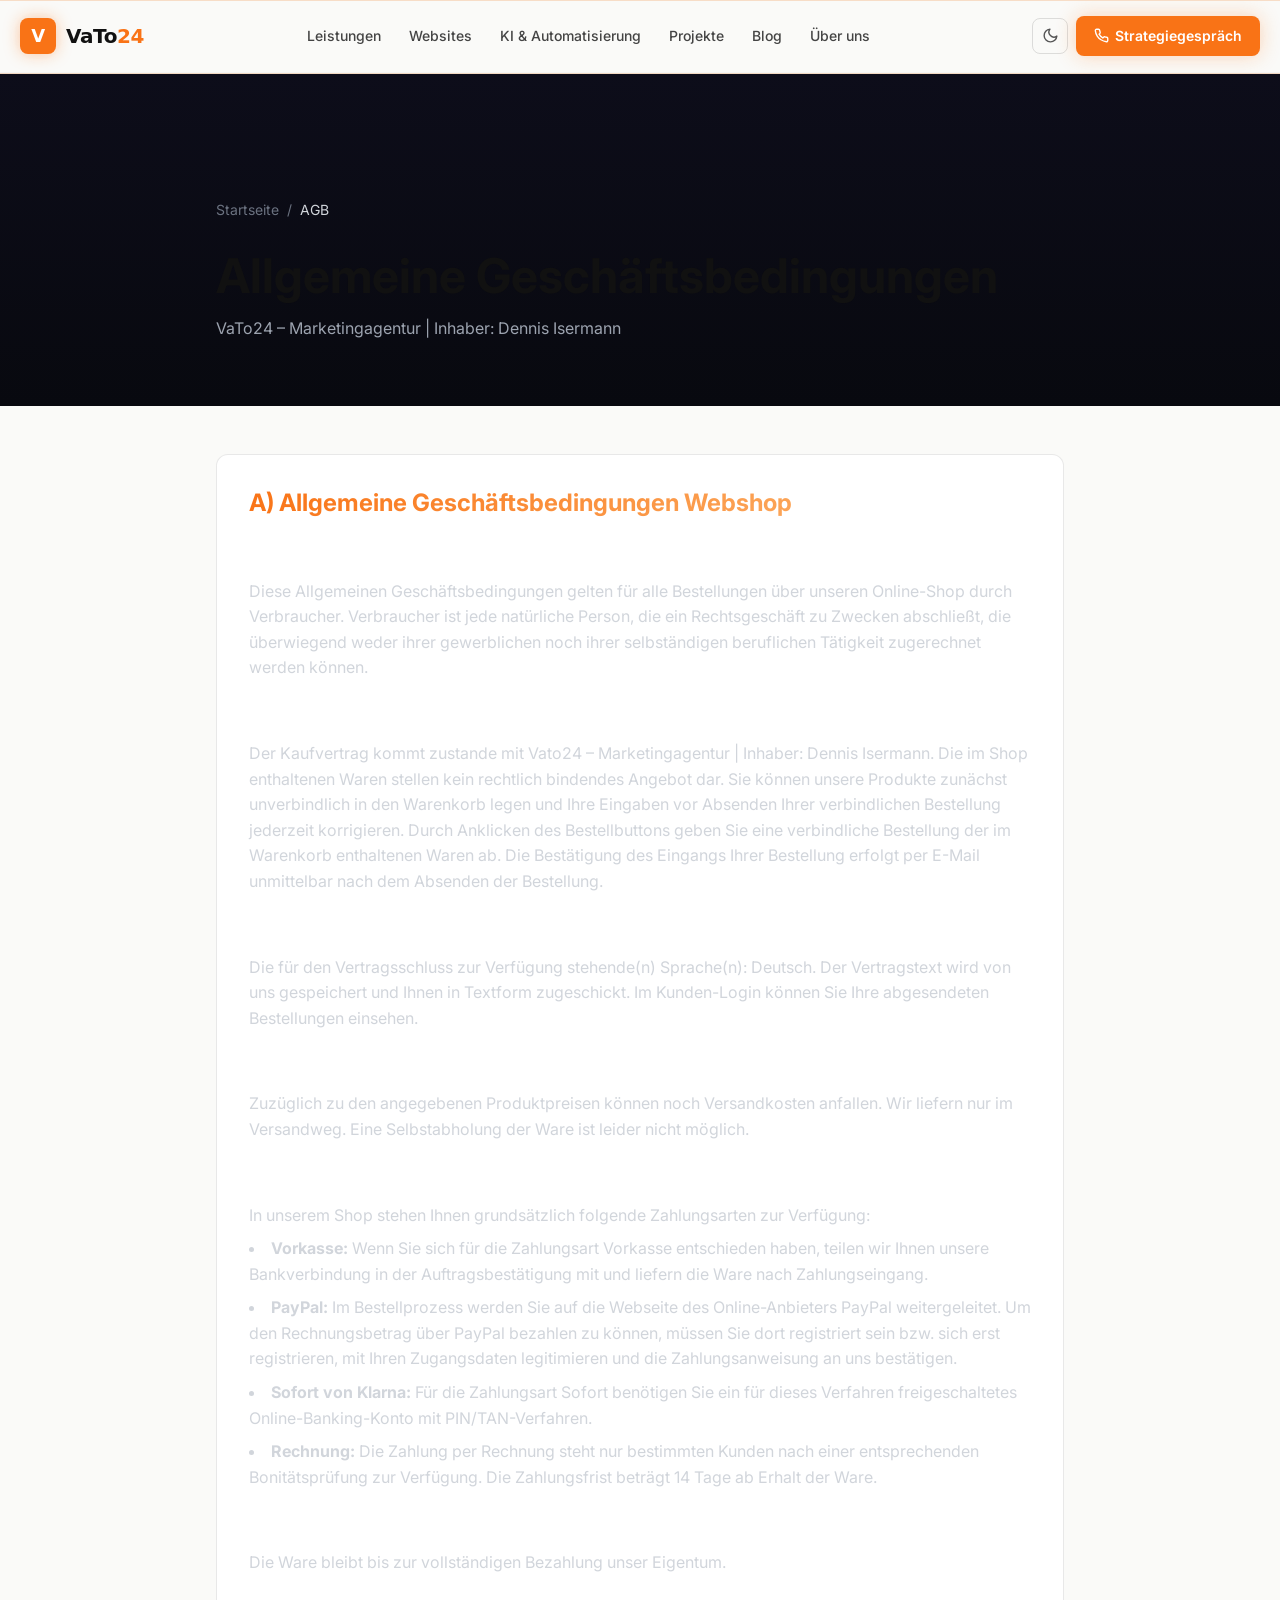
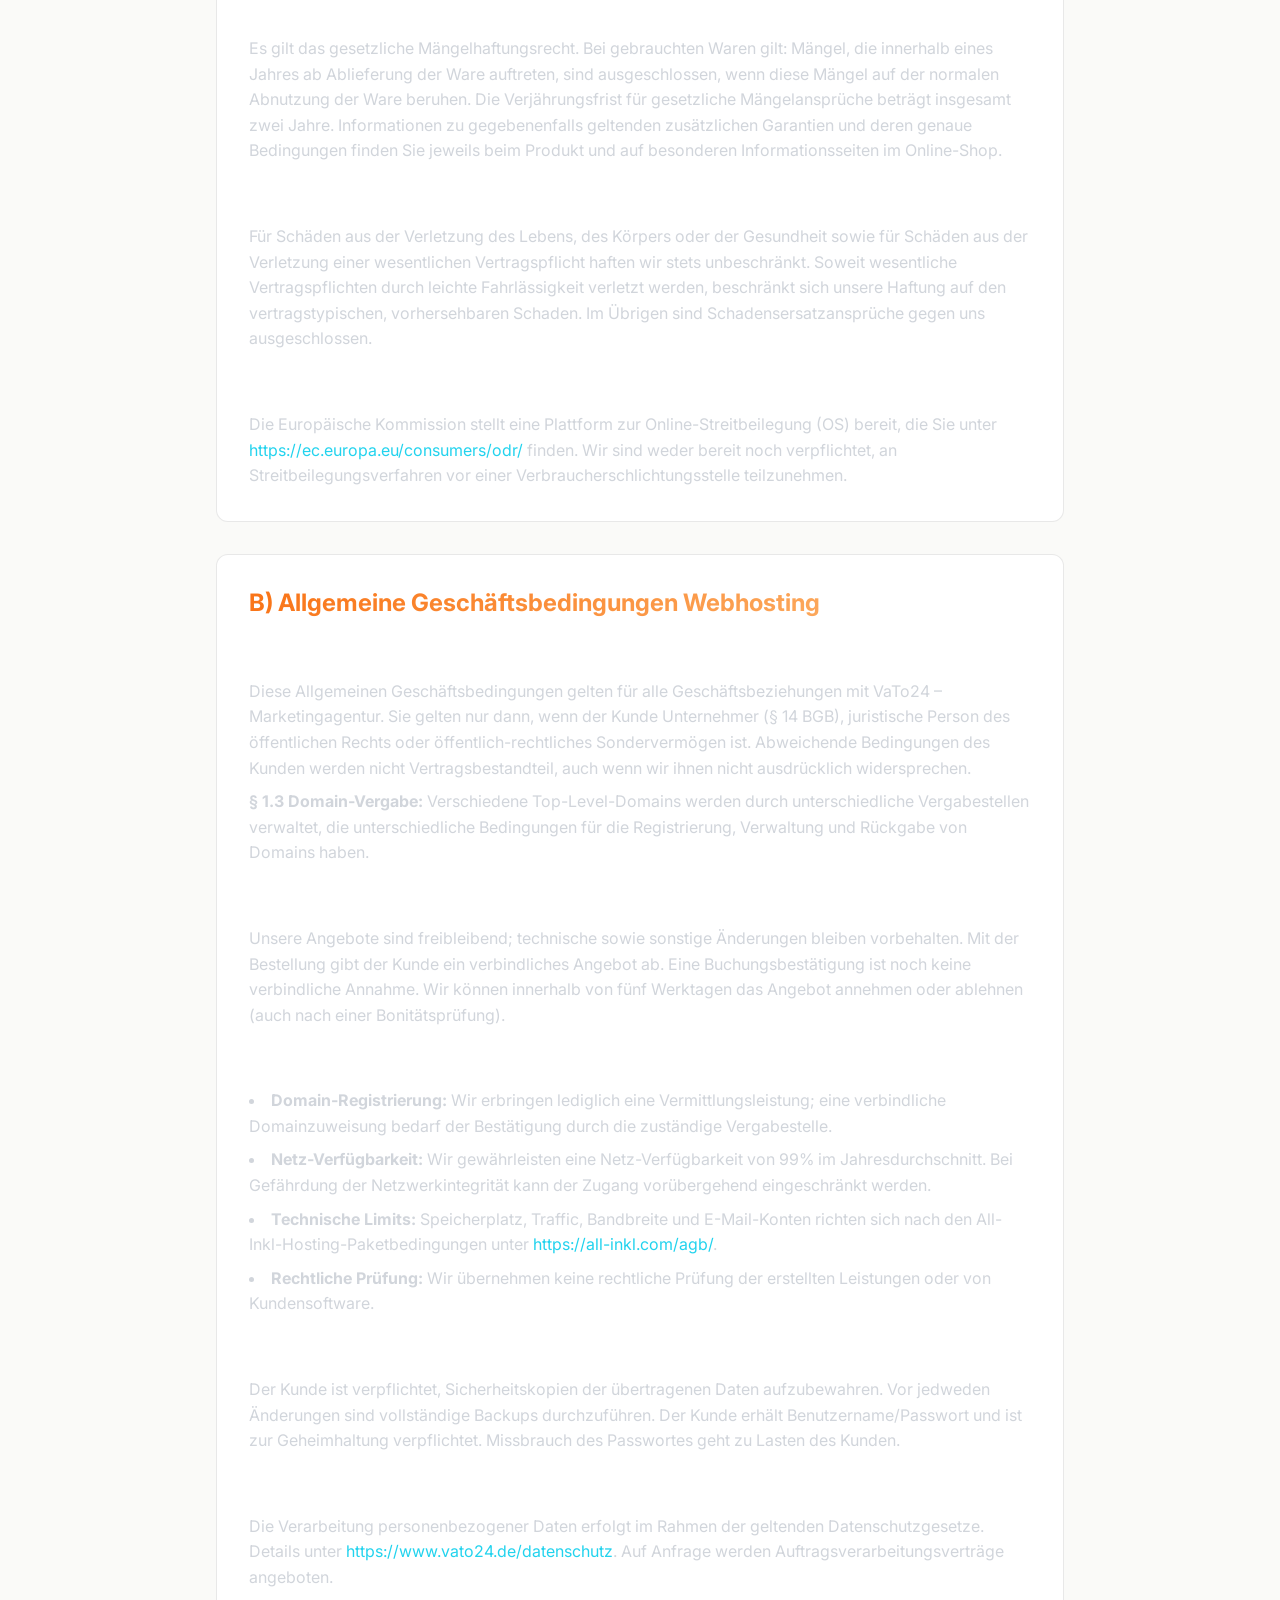
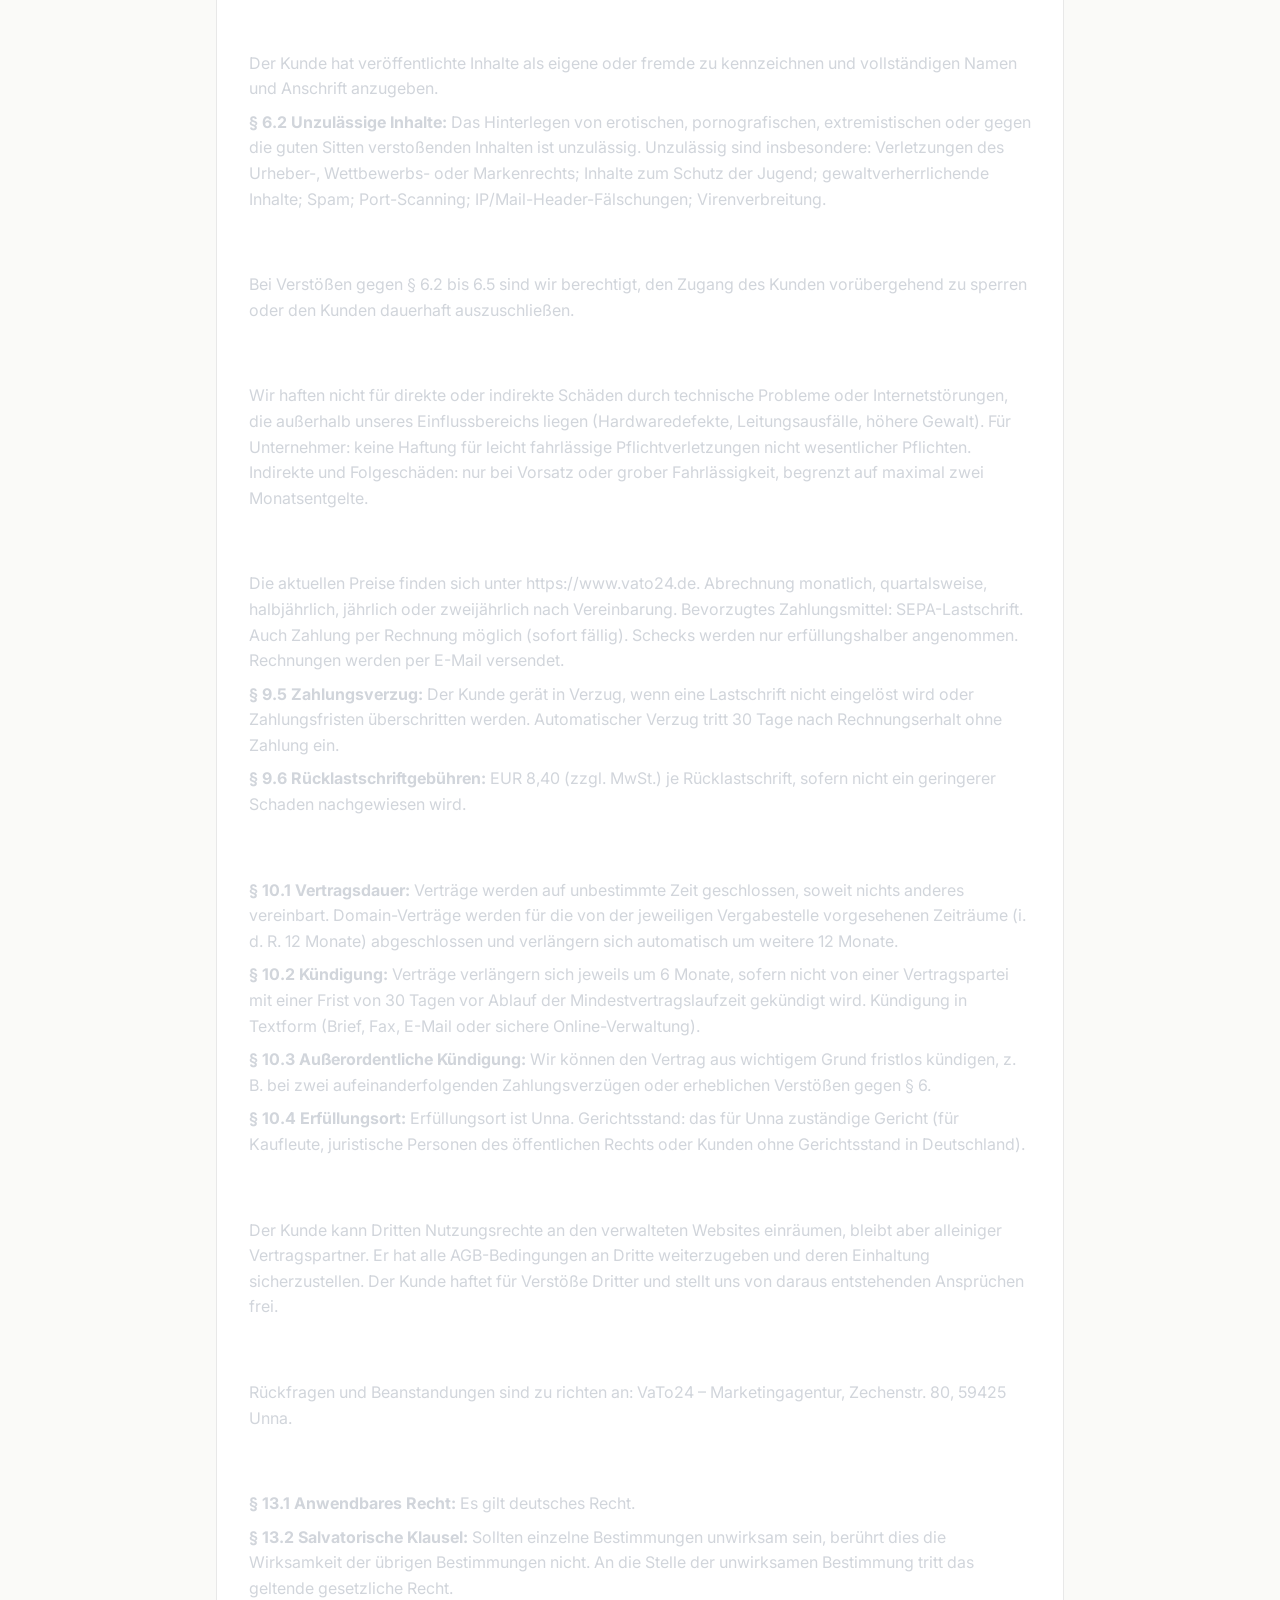
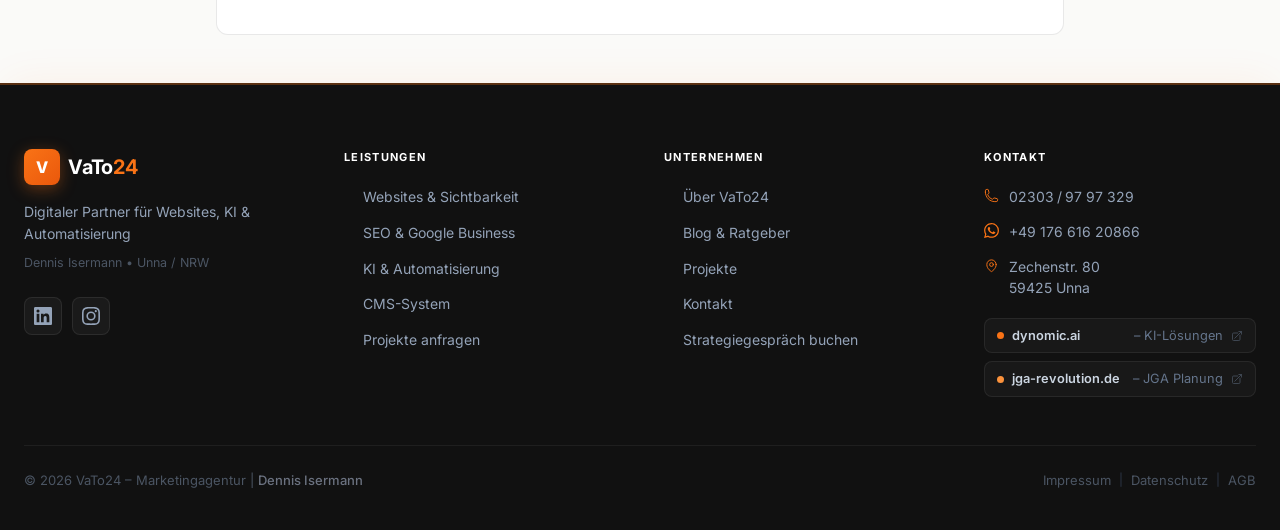
<file: agb/index.html>
<!DOCTYPE html>
<html lang="de" class="scroll-smooth">
<head>
  <meta charset="UTF-8" />
  <meta name="viewport" content="width=device-width, initial-scale=1.0" />
  <title>AGB | VaTo24 – Marketingagentur Unna</title>
  <meta name="description" content="Allgemeine Geschäftsbedingungen der VaTo24 – Marketingagentur für Webshop und Webhosting-Leistungen." />
  <meta name="robots" content="noindex, follow" />
  <link rel="preconnect" href="https://fonts.googleapis.com" />
  <link href="https://fonts.googleapis.com/css2?family=Inter:wght@300;400;500;600;700;800;900&display=swap" rel="stylesheet" />
  <script type="module" crossorigin src="/assets/footer-vh9RchyU.js"></script>
  <script type="module" crossorigin src="/assets/animations-CetyjiHi.js"></script>
  <script type="module" crossorigin src="/assets/nova-CruyNWnI.js"></script>
  <script type="module" crossorigin src="/assets/legal-oHvxhXJg.js"></script>
  <link rel="stylesheet" crossorigin href="/assets/footer-o9cNlJG-.css">
</head>
<body class="bg-[#08090f] text-white font-inter antialiased">

  <div id="site-header"></div>

  <main>
    <section class="pt-32 pb-16 bg-gradient-to-b from-[#0d0d1a] to-[#08090f]">
      <div class="max-w-4xl mx-auto px-4 sm:px-6">
        <nav class="flex items-center gap-2 text-sm text-gray-500 mb-8">
          <a href="/" class="hover:text-cyan-400 transition-colors">Startseite</a>
          <span>/</span>
          <span class="text-gray-300">AGB</span>
        </nav>
        <h1 class="text-4xl md:text-5xl font-bold mb-4">Allgemeine Geschäftsbedingungen</h1>
        <p class="text-gray-400">VaTo24 – Marketingagentur | Inhaber: Dennis Isermann</p>
      </div>
    </section>

    <section class="py-12">
      <div class="max-w-4xl mx-auto px-4 sm:px-6">
        <div class="space-y-8">

          <!-- Webshop AGB -->
          <div class="glass-card rounded-2xl p-8">
            <h2 class="text-2xl font-bold gradient-text mb-6">A) Allgemeine Geschäftsbedingungen Webshop</h2>

            <div class="space-y-6 text-gray-300">
              <div>
                <h3 class="text-lg font-semibold text-white mb-2">§ 1 Geltungsbereich</h3>
                <p>Diese Allgemeinen Geschäftsbedingungen gelten für alle Bestellungen über unseren Online-Shop durch Verbraucher. Verbraucher ist jede natürliche Person, die ein Rechtsgeschäft zu Zwecken abschließt, die überwiegend weder ihrer gewerblichen noch ihrer selbständigen beruflichen Tätigkeit zugerechnet werden können.</p>
              </div>

              <div>
                <h3 class="text-lg font-semibold text-white mb-2">§ 2 Vertragspartner, Vertragsschluss, Korrekturmöglichkeiten</h3>
                <p>Der Kaufvertrag kommt zustande mit Vato24 – Marketingagentur | Inhaber: Dennis Isermann. Die im Shop enthaltenen Waren stellen kein rechtlich bindendes Angebot dar. Sie können unsere Produkte zunächst unverbindlich in den Warenkorb legen und Ihre Eingaben vor Absenden Ihrer verbindlichen Bestellung jederzeit korrigieren. Durch Anklicken des Bestellbuttons geben Sie eine verbindliche Bestellung der im Warenkorb enthaltenen Waren ab. Die Bestätigung des Eingangs Ihrer Bestellung erfolgt per E-Mail unmittelbar nach dem Absenden der Bestellung.</p>
              </div>

              <div>
                <h3 class="text-lg font-semibold text-white mb-2">§ 3 Vertragssprache, Vertragstextspeicherung</h3>
                <p>Die für den Vertragsschluss zur Verfügung stehende(n) Sprache(n): Deutsch. Der Vertragstext wird von uns gespeichert und Ihnen in Textform zugeschickt. Im Kunden-Login können Sie Ihre abgesendeten Bestellungen einsehen.</p>
              </div>

              <div>
                <h3 class="text-lg font-semibold text-white mb-2">§ 4 Lieferbedingungen</h3>
                <p>Zuzüglich zu den angegebenen Produktpreisen können noch Versandkosten anfallen. Wir liefern nur im Versandweg. Eine Selbstabholung der Ware ist leider nicht möglich.</p>
              </div>

              <div>
                <h3 class="text-lg font-semibold text-white mb-2">§ 5 Bezahlung</h3>
                <p>In unserem Shop stehen Ihnen grundsätzlich folgende Zahlungsarten zur Verfügung:</p>
                <ul class="mt-2 space-y-2 list-disc list-inside">
                  <li><strong>Vorkasse:</strong> Wenn Sie sich für die Zahlungsart Vorkasse entschieden haben, teilen wir Ihnen unsere Bankverbindung in der Auftragsbestätigung mit und liefern die Ware nach Zahlungseingang.</li>
                  <li><strong>PayPal:</strong> Im Bestellprozess werden Sie auf die Webseite des Online-Anbieters PayPal weitergeleitet. Um den Rechnungsbetrag über PayPal bezahlen zu können, müssen Sie dort registriert sein bzw. sich erst registrieren, mit Ihren Zugangsdaten legitimieren und die Zahlungsanweisung an uns bestätigen.</li>
                  <li><strong>Sofort von Klarna:</strong> Für die Zahlungsart Sofort benötigen Sie ein für dieses Verfahren freigeschaltetes Online-Banking-Konto mit PIN/TAN-Verfahren.</li>
                  <li><strong>Rechnung:</strong> Die Zahlung per Rechnung steht nur bestimmten Kunden nach einer entsprechenden Bonitätsprüfung zur Verfügung. Die Zahlungsfrist beträgt 14 Tage ab Erhalt der Ware.</li>
                </ul>
              </div>

              <div>
                <h3 class="text-lg font-semibold text-white mb-2">§ 6 Eigentumsvorbehalt</h3>
                <p>Die Ware bleibt bis zur vollständigen Bezahlung unser Eigentum.</p>
              </div>

              <div>
                <h3 class="text-lg font-semibold text-white mb-2">§ 7 Gewährleistung und Garantien</h3>
                <p>Es gilt das gesetzliche Mängelhaftungsrecht. Bei gebrauchten Waren gilt: Mängel, die innerhalb eines Jahres ab Ablieferung der Ware auftreten, sind ausgeschlossen, wenn diese Mängel auf der normalen Abnutzung der Ware beruhen. Die Verjährungsfrist für gesetzliche Mängelansprüche beträgt insgesamt zwei Jahre. Informationen zu gegebenenfalls geltenden zusätzlichen Garantien und deren genaue Bedingungen finden Sie jeweils beim Produkt und auf besonderen Informationsseiten im Online-Shop.</p>
              </div>

              <div>
                <h3 class="text-lg font-semibold text-white mb-2">§ 8 Haftung</h3>
                <p>Für Schäden aus der Verletzung des Lebens, des Körpers oder der Gesundheit sowie für Schäden aus der Verletzung einer wesentlichen Vertragspflicht haften wir stets unbeschränkt. Soweit wesentliche Vertragspflichten durch leichte Fahrlässigkeit verletzt werden, beschränkt sich unsere Haftung auf den vertragstypischen, vorhersehbaren Schaden. Im Übrigen sind Schadensersatzansprüche gegen uns ausgeschlossen.</p>
              </div>

              <div>
                <h3 class="text-lg font-semibold text-white mb-2">§ 9 Streitbeilegung</h3>
                <p>Die Europäische Kommission stellt eine Plattform zur Online-Streitbeilegung (OS) bereit, die Sie unter <a href="https://ec.europa.eu/consumers/odr/" class="text-cyan-400 hover:underline" target="_blank" rel="noopener">https://ec.europa.eu/consumers/odr/</a> finden. Wir sind weder bereit noch verpflichtet, an Streitbeilegungsverfahren vor einer Verbraucherschlichtungsstelle teilzunehmen.</p>
              </div>
            </div>
          </div>

          <!-- Webhosting AGB -->
          <div class="glass-card rounded-2xl p-8">
            <h2 class="text-2xl font-bold gradient-text mb-6">B) Allgemeine Geschäftsbedingungen Webhosting</h2>

            <div class="space-y-6 text-gray-300">
              <div>
                <h3 class="text-lg font-semibold text-white mb-2">§ 1 Allgemeines – Geltungsbereich</h3>
                <p>Diese Allgemeinen Geschäftsbedingungen gelten für alle Geschäftsbeziehungen mit VaTo24 – Marketingagentur. Sie gelten nur dann, wenn der Kunde Unternehmer (§ 14 BGB), juristische Person des öffentlichen Rechts oder öffentlich-rechtliches Sondervermögen ist. Abweichende Bedingungen des Kunden werden nicht Vertragsbestandteil, auch wenn wir ihnen nicht ausdrücklich widersprechen.</p>
                <p class="mt-2"><strong>§ 1.3 Domain-Vergabe:</strong> Verschiedene Top-Level-Domains werden durch unterschiedliche Vergabestellen verwaltet, die unterschiedliche Bedingungen für die Registrierung, Verwaltung und Rückgabe von Domains haben.</p>
              </div>

              <div>
                <h3 class="text-lg font-semibold text-white mb-2">§ 2 Vertragsschluss</h3>
                <p>Unsere Angebote sind freibleibend; technische sowie sonstige Änderungen bleiben vorbehalten. Mit der Bestellung gibt der Kunde ein verbindliches Angebot ab. Eine Buchungsbestätigung ist noch keine verbindliche Annahme. Wir können innerhalb von fünf Werktagen das Angebot annehmen oder ablehnen (auch nach einer Bonitätsprüfung).</p>
              </div>

              <div>
                <h3 class="text-lg font-semibold text-white mb-2">§ 3 Leistungsumfang</h3>
                <ul class="space-y-2 list-disc list-inside">
                  <li><strong>Domain-Registrierung:</strong> Wir erbringen lediglich eine Vermittlungsleistung; eine verbindliche Domainzuweisung bedarf der Bestätigung durch die zuständige Vergabestelle.</li>
                  <li><strong>Netz-Verfügbarkeit:</strong> Wir gewährleisten eine Netz-Verfügbarkeit von 99% im Jahresdurchschnitt. Bei Gefährdung der Netzwerkintegrität kann der Zugang vorübergehend eingeschränkt werden.</li>
                  <li><strong>Technische Limits:</strong> Speicherplatz, Traffic, Bandbreite und E-Mail-Konten richten sich nach den All-Inkl-Hosting-Paketbedingungen unter <a href="https://all-inkl.com/agb/" class="text-cyan-400 hover:underline" target="_blank" rel="noopener">https://all-inkl.com/agb/</a>.</li>
                  <li><strong>Rechtliche Prüfung:</strong> Wir übernehmen keine rechtliche Prüfung der erstellten Leistungen oder von Kundensoftware.</li>
                </ul>
              </div>

              <div>
                <h3 class="text-lg font-semibold text-white mb-2">§ 4 Datensicherheit/Kundenstammdaten</h3>
                <p>Der Kunde ist verpflichtet, Sicherheitskopien der übertragenen Daten aufzubewahren. Vor jedweden Änderungen sind vollständige Backups durchzuführen. Der Kunde erhält Benutzername/Passwort und ist zur Geheimhaltung verpflichtet. Missbrauch des Passwortes geht zu Lasten des Kunden.</p>
              </div>

              <div>
                <h3 class="text-lg font-semibold text-white mb-2">§ 5 Datenschutz</h3>
                <p>Die Verarbeitung personenbezogener Daten erfolgt im Rahmen der geltenden Datenschutzgesetze. Details unter <a href="/datenschutz/" class="text-cyan-400 hover:underline">https://www.vato24.de/datenschutz</a>. Auf Anfrage werden Auftragsverarbeitungsverträge angeboten.</p>
              </div>

              <div>
                <h3 class="text-lg font-semibold text-white mb-2">§ 6 Veröffentlichte Inhalte</h3>
                <p>Der Kunde hat veröffentlichte Inhalte als eigene oder fremde zu kennzeichnen und vollständigen Namen und Anschrift anzugeben.</p>
                <p class="mt-2"><strong>§ 6.2 Unzulässige Inhalte:</strong> Das Hinterlegen von erotischen, pornografischen, extremistischen oder gegen die guten Sitten verstoßenden Inhalten ist unzulässig. Unzulässig sind insbesondere: Verletzungen des Urheber-, Wettbewerbs- oder Markenrechts; Inhalte zum Schutz der Jugend; gewaltverherrlichende Inhalte; Spam; Port-Scanning; IP/Mail-Header-Fälschungen; Virenverbreitung.</p>
              </div>

              <div>
                <h3 class="text-lg font-semibold text-white mb-2">§ 7 Sperrung und Ausschluss</h3>
                <p>Bei Verstößen gegen § 6.2 bis 6.5 sind wir berechtigt, den Zugang des Kunden vorübergehend zu sperren oder den Kunden dauerhaft auszuschließen.</p>
              </div>

              <div>
                <h3 class="text-lg font-semibold text-white mb-2">§ 8 Haftung</h3>
                <p>Wir haften nicht für direkte oder indirekte Schäden durch technische Probleme oder Internetstörungen, die außerhalb unseres Einflussbereichs liegen (Hardwaredefekte, Leitungsausfälle, höhere Gewalt). Für Unternehmer: keine Haftung für leicht fahrlässige Pflichtverletzungen nicht wesentlicher Pflichten. Indirekte und Folgeschäden: nur bei Vorsatz oder grober Fahrlässigkeit, begrenzt auf maximal zwei Monatsentgelte.</p>
              </div>

              <div>
                <h3 class="text-lg font-semibold text-white mb-2">§ 9 Zahlungsbedingungen</h3>
                <p>Die aktuellen Preise finden sich unter https://www.vato24.de. Abrechnung monatlich, quartalsweise, halbjährlich, jährlich oder zweijährlich nach Vereinbarung. Bevorzugtes Zahlungsmittel: SEPA-Lastschrift. Auch Zahlung per Rechnung möglich (sofort fällig). Schecks werden nur erfüllungshalber angenommen. Rechnungen werden per E-Mail versendet.</p>
                <p class="mt-2"><strong>§ 9.5 Zahlungsverzug:</strong> Der Kunde gerät in Verzug, wenn eine Lastschrift nicht eingelöst wird oder Zahlungsfristen überschritten werden. Automatischer Verzug tritt 30 Tage nach Rechnungserhalt ohne Zahlung ein.</p>
                <p class="mt-2"><strong>§ 9.6 Rücklastschriftgebühren:</strong> EUR 8,40 (zzgl. MwSt.) je Rücklastschrift, sofern nicht ein geringerer Schaden nachgewiesen wird.</p>
              </div>

              <div>
                <h3 class="text-lg font-semibold text-white mb-2">§ 10 Vertragsdauer/Kündigung/Erfüllungsort</h3>
                <p><strong>§ 10.1 Vertragsdauer:</strong> Verträge werden auf unbestimmte Zeit geschlossen, soweit nichts anderes vereinbart. Domain-Verträge werden für die von der jeweiligen Vergabestelle vorgesehenen Zeiträume (i. d. R. 12 Monate) abgeschlossen und verlängern sich automatisch um weitere 12 Monate.</p>
                <p class="mt-2"><strong>§ 10.2 Kündigung:</strong> Verträge verlängern sich jeweils um 6 Monate, sofern nicht von einer Vertragspartei mit einer Frist von 30 Tagen vor Ablauf der Mindestvertragslaufzeit gekündigt wird. Kündigung in Textform (Brief, Fax, E-Mail oder sichere Online-Verwaltung).</p>
                <p class="mt-2"><strong>§ 10.3 Außerordentliche Kündigung:</strong> Wir können den Vertrag aus wichtigem Grund fristlos kündigen, z. B. bei zwei aufeinanderfolgenden Zahlungsverzügen oder erheblichen Verstößen gegen § 6.</p>
                <p class="mt-2"><strong>§ 10.4 Erfüllungsort:</strong> Erfüllungsort ist Unna. Gerichtsstand: das für Unna zuständige Gericht (für Kaufleute, juristische Personen des öffentlichen Rechts oder Kunden ohne Gerichtsstand in Deutschland).</p>
              </div>

              <div>
                <h3 class="text-lg font-semibold text-white mb-2">§ 11 Regelungen für Wiederverkäufer</h3>
                <p>Der Kunde kann Dritten Nutzungsrechte an den verwalteten Websites einräumen, bleibt aber alleiniger Vertragspartner. Er hat alle AGB-Bedingungen an Dritte weiterzugeben und deren Einhaltung sicherzustellen. Der Kunde haftet für Verstöße Dritter und stellt uns von daraus entstehenden Ansprüchen frei.</p>
              </div>

              <div>
                <h3 class="text-lg font-semibold text-white mb-2">§ 12 Rückfragen und Beanstandungen</h3>
                <p>Rückfragen und Beanstandungen sind zu richten an: VaTo24 – Marketingagentur, Zechenstr. 80, 59425 Unna.</p>
              </div>

              <div>
                <h3 class="text-lg font-semibold text-white mb-2">§ 13 Schlussbestimmungen</h3>
                <p><strong>§ 13.1 Anwendbares Recht:</strong> Es gilt deutsches Recht.</p>
                <p class="mt-2"><strong>§ 13.2 Salvatorische Klausel:</strong> Sollten einzelne Bestimmungen unwirksam sein, berührt dies die Wirksamkeit der übrigen Bestimmungen nicht. An die Stelle der unwirksamen Bestimmung tritt das geltende gesetzliche Recht.</p>
              </div>
            </div>
          </div>

        </div>
      </div>
    </section>
  </main>

  <div id="site-footer"></div>
</body>
</html>
</file>
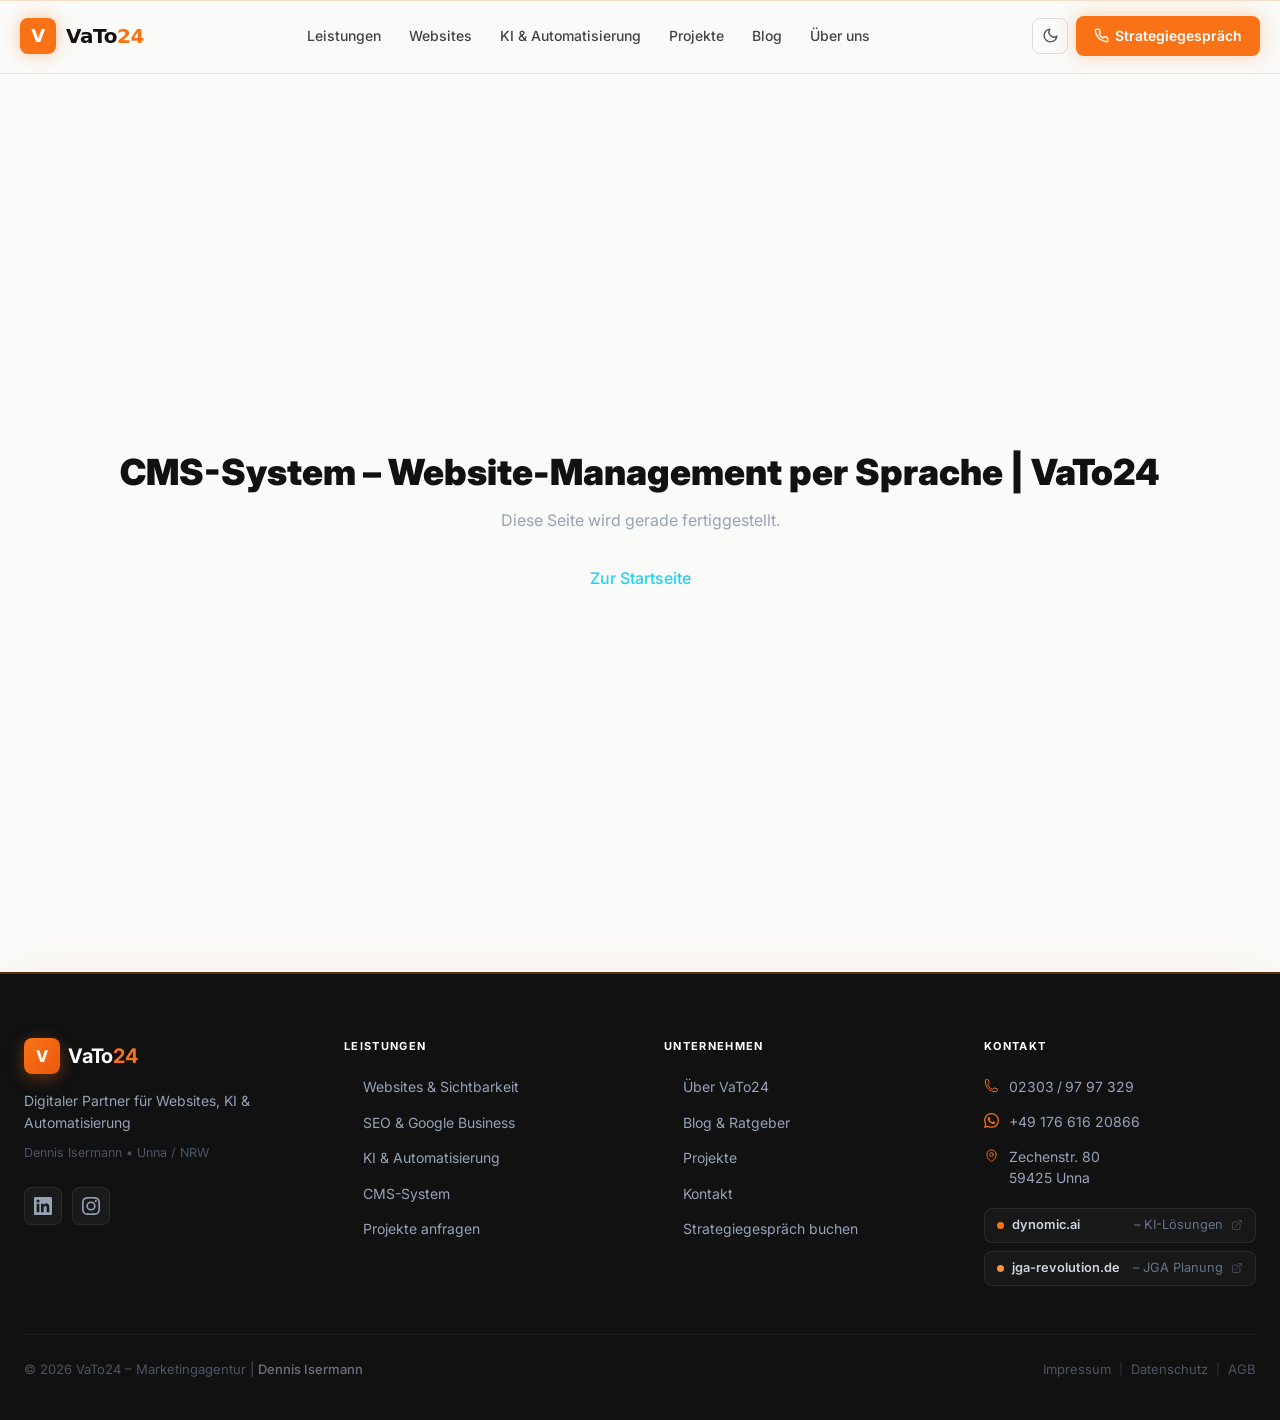
<file: cms-system/index.html>
<!DOCTYPE html>
<html lang="de" class="scroll-smooth">
<head>
  <meta charset="UTF-8" />
  <meta name="viewport" content="width=device-width, initial-scale=1.0" />
  <title>CMS-System – Website-Management per Sprache | VaTo24</title>
  <meta name="description" content="Das KI-gestützte CMS von VaTo24: Ihre Website verwalten ohne IT-Kenntnisse. Einfach beschreiben, was sich ändern soll." />
  <meta name="author" content="Dennis Isermann – VaTo24" />
  <meta name="robots" content="index, follow" />
  <link rel="canonical" href="https://vato24.de/cms-system/" />
  <meta property="og:type" content="website" />
  <meta property="og:url" content="https://vato24.de/cms-system/" />
  <meta property="og:title" content="CMS-System – Website-Management per Sprache | VaTo24" />
  <meta property="og:description" content="Das KI-gestützte CMS von VaTo24: Ihre Website verwalten ohne IT-Kenntnisse. Einfach beschreiben, was sich ändern soll." />
  <meta property="og:image" content="https://vato24.de/assets/og-image.jpg" />
  <meta property="og:locale" content="de_DE" />
  <meta property="og:site_name" content="VaTo24" />
  <link rel="preconnect" href="https://fonts.googleapis.com" />
  <link rel="preconnect" href="https://fonts.gstatic.com" crossorigin />
  <link href="https://fonts.googleapis.com/css2?family=Inter:wght@300;400;500;600;700;800;900&display=swap" rel="stylesheet" />
  <script type="module" crossorigin src="/assets/footer-vh9RchyU.js"></script>
  <script type="module" crossorigin src="/assets/animations-CetyjiHi.js"></script>
  <script type="module" crossorigin src="/assets/main-Dc2GDrvv.js"></script>
  <link rel="stylesheet" crossorigin href="/assets/footer-o9cNlJG-.css">
</head>
<body class="bg-[#08090f] text-slate-100 font-inter antialiased">
  <div id="site-header"></div>
  <main class="min-h-screen flex items-center justify-center">
    <div class="text-center px-6">
      <h1 class="text-4xl font-black mb-4">CMS-System – Website-Management per Sprache | VaTo24</h1>
      <p class="text-slate-400 mb-8">Diese Seite wird gerade fertiggestellt.</p>
      <a href="/" class="inline-flex items-center gap-2 text-cyan-400 hover:text-cyan-300 font-medium transition-colors">Zur Startseite</a>
    </div>
  </main>
  <div id="site-footer"></div>
</body>
</html>
</file>
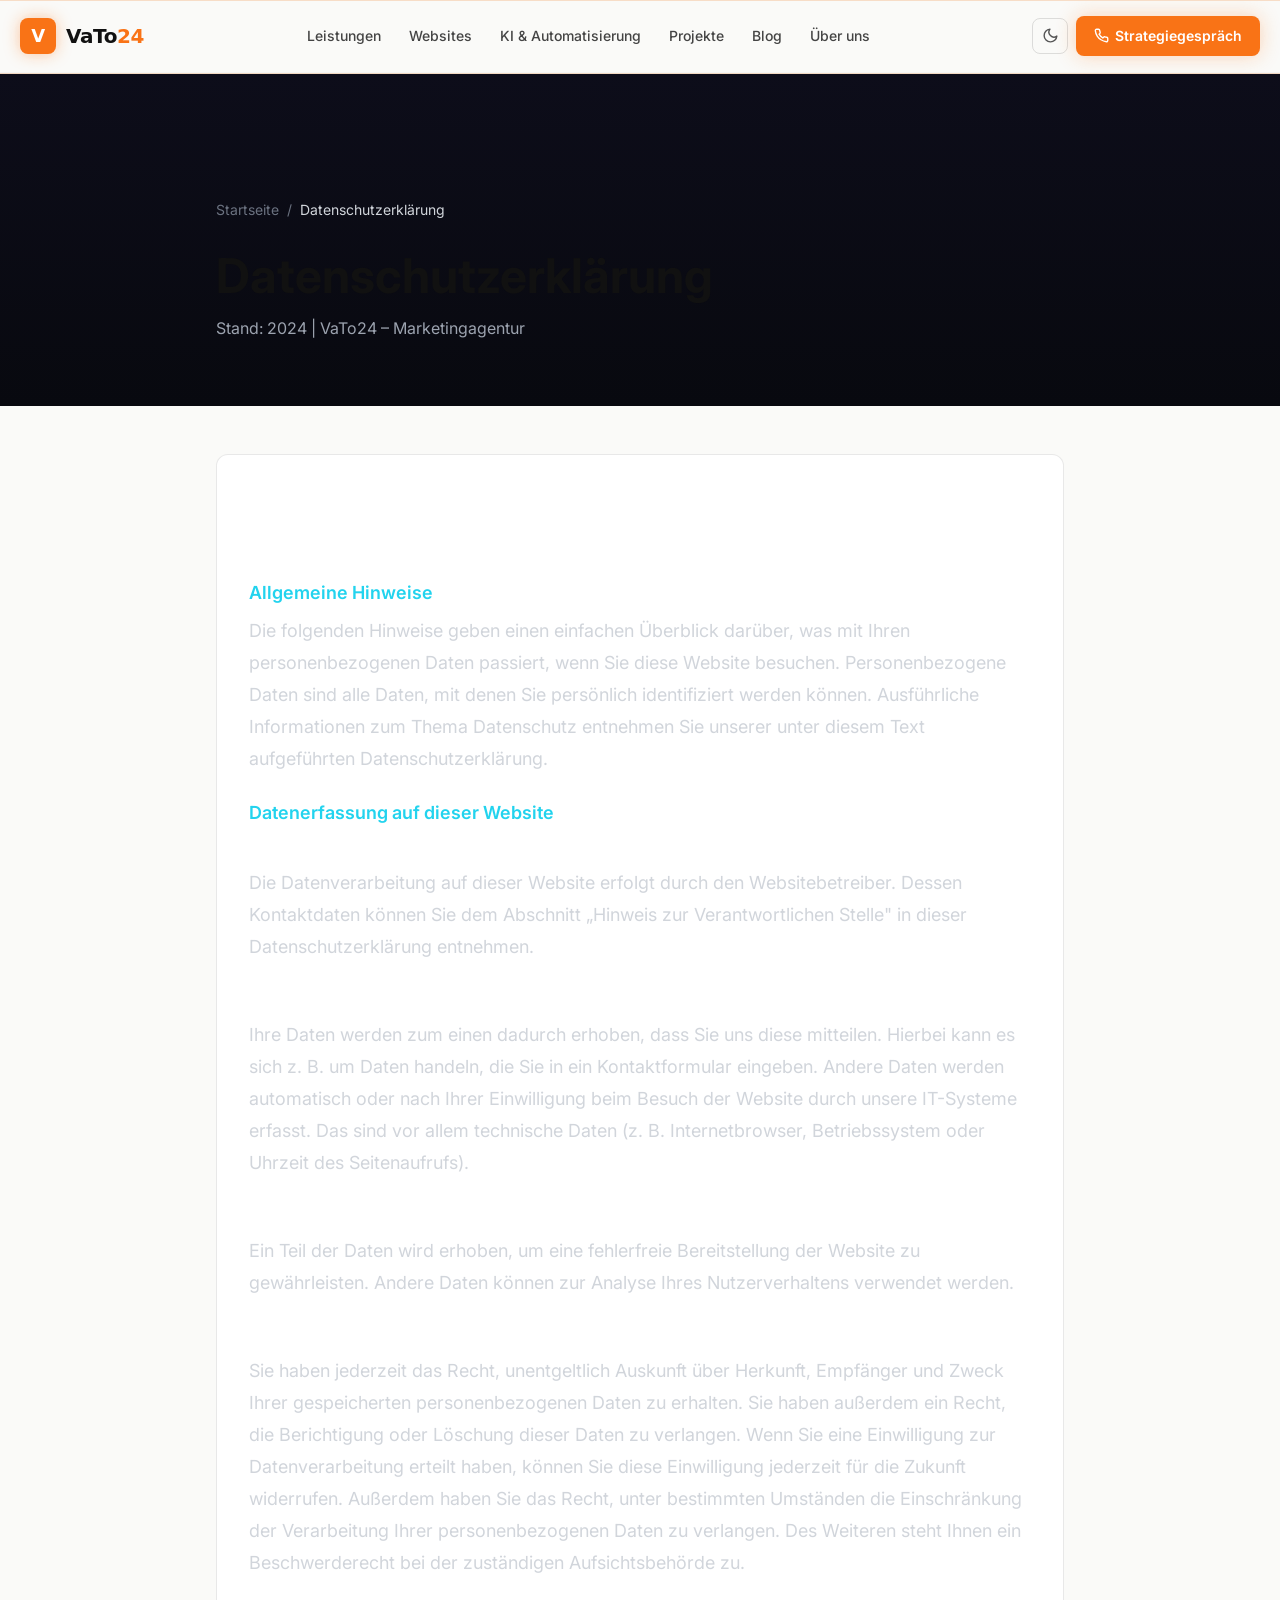
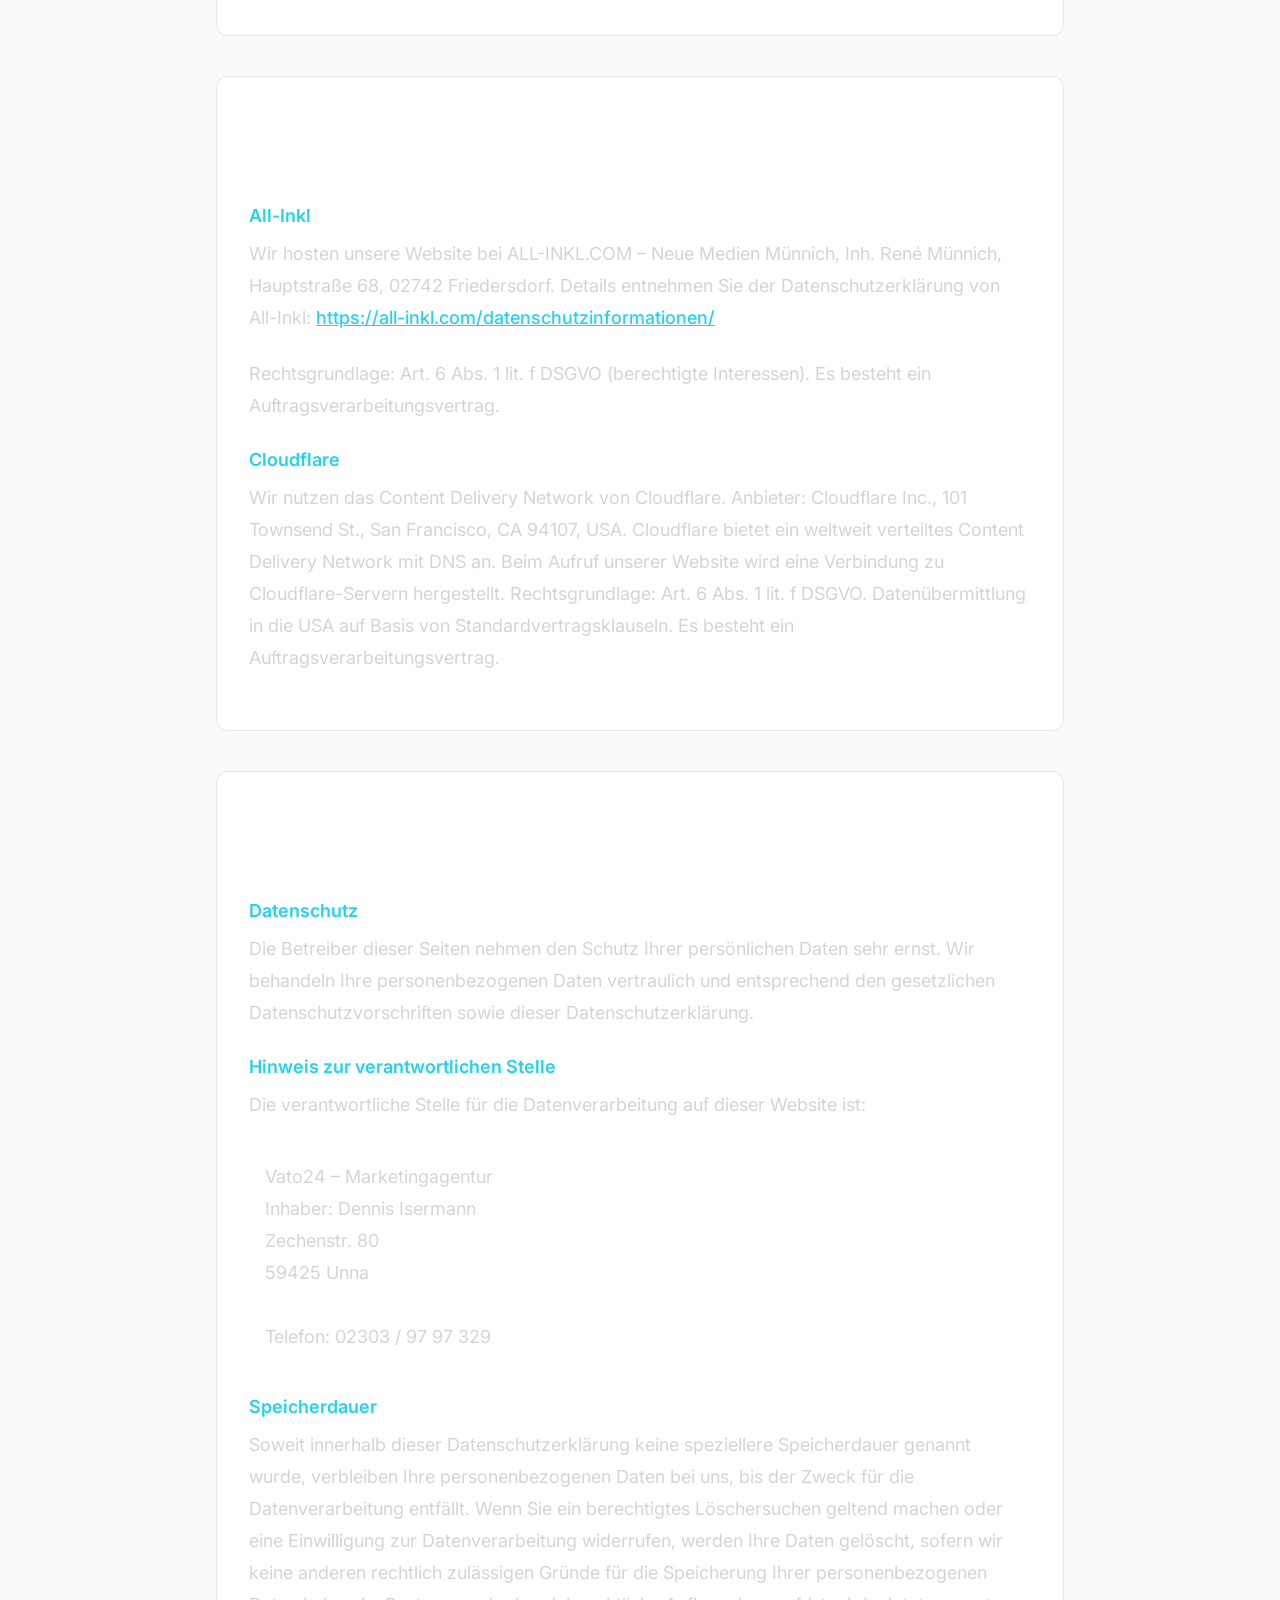
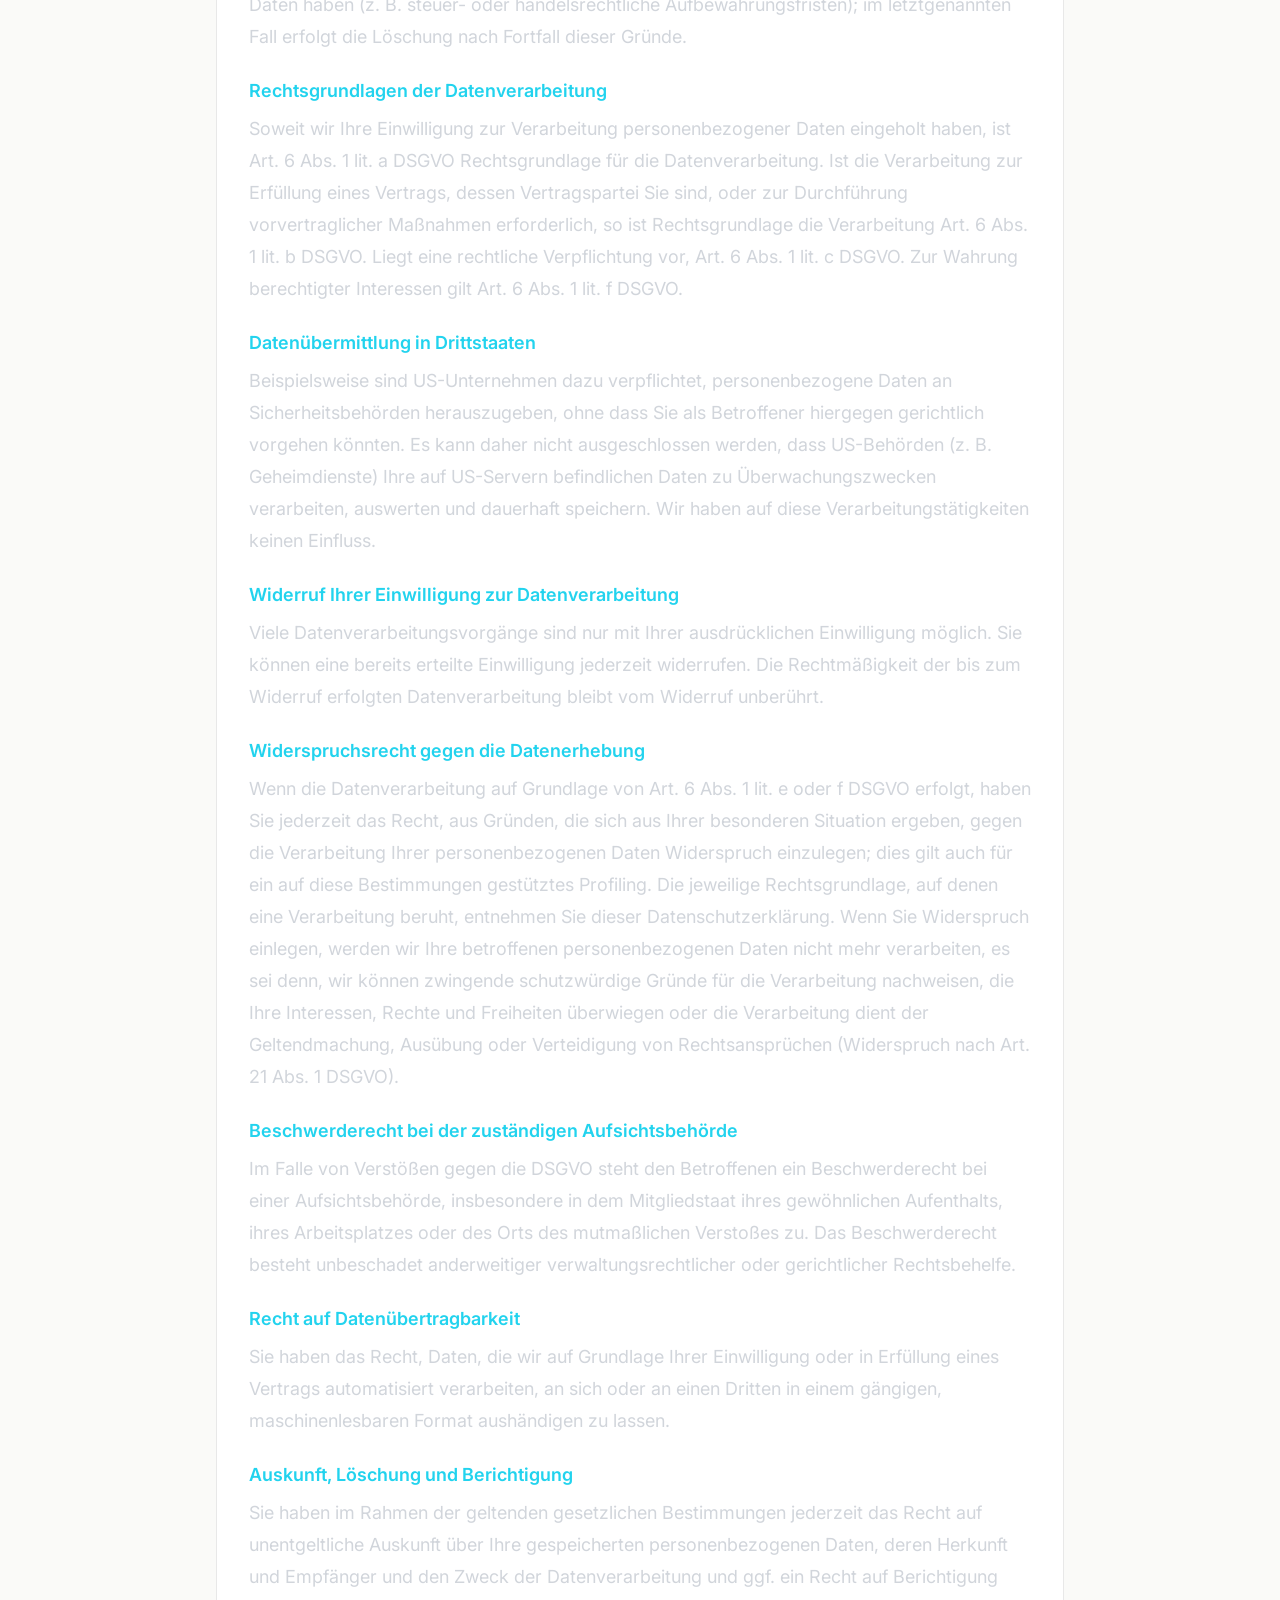
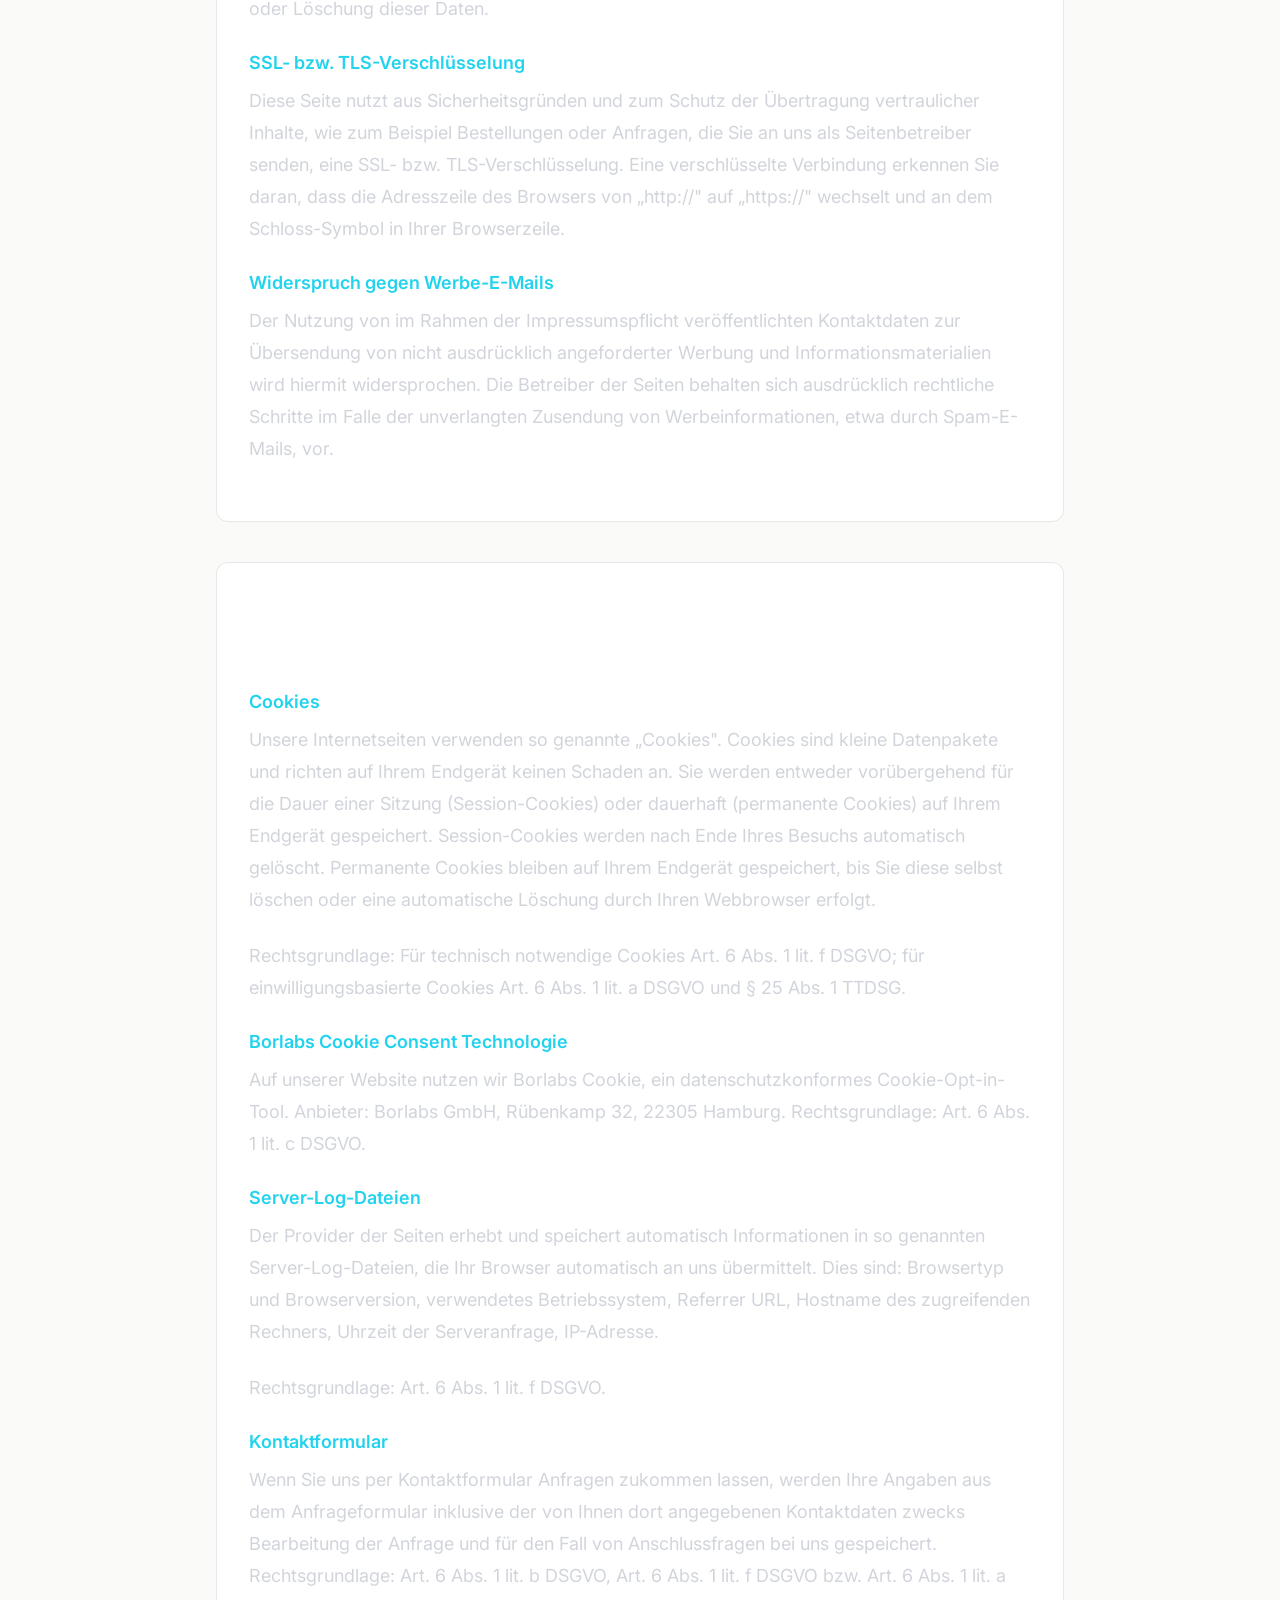
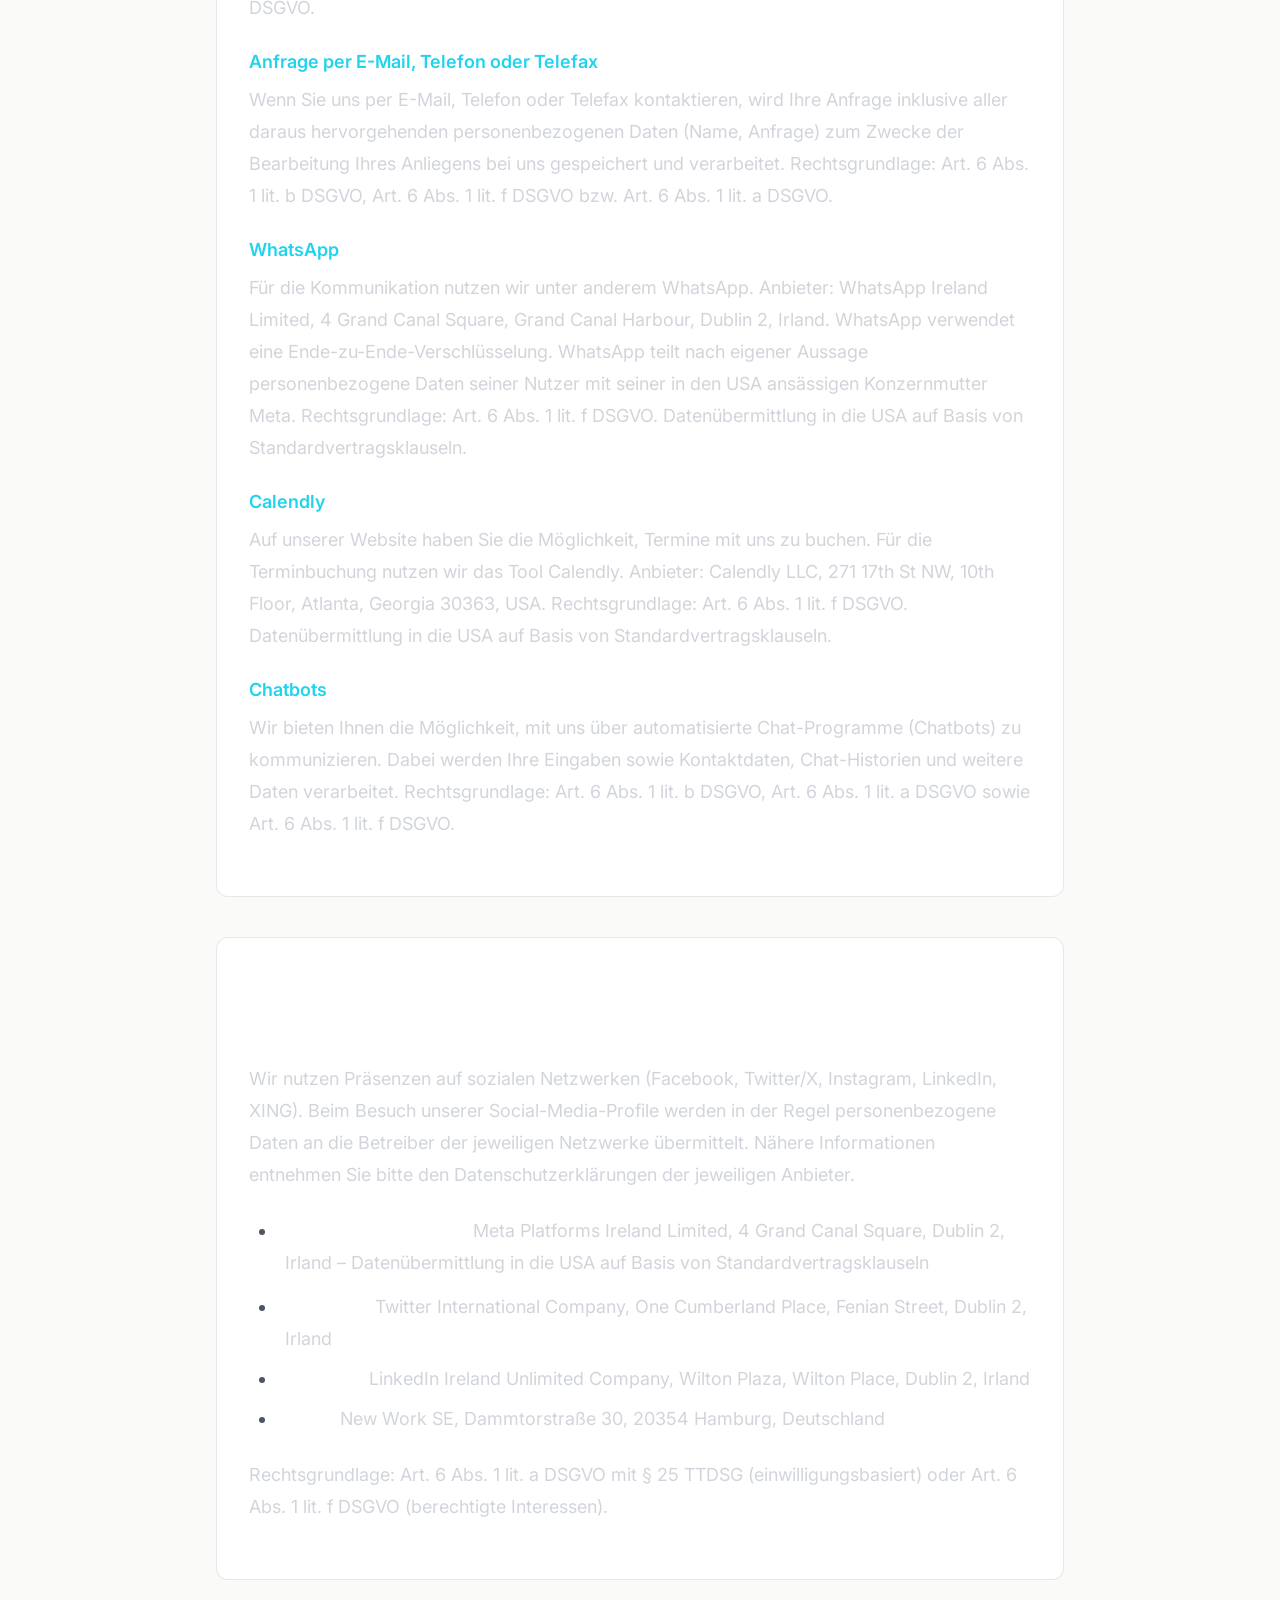
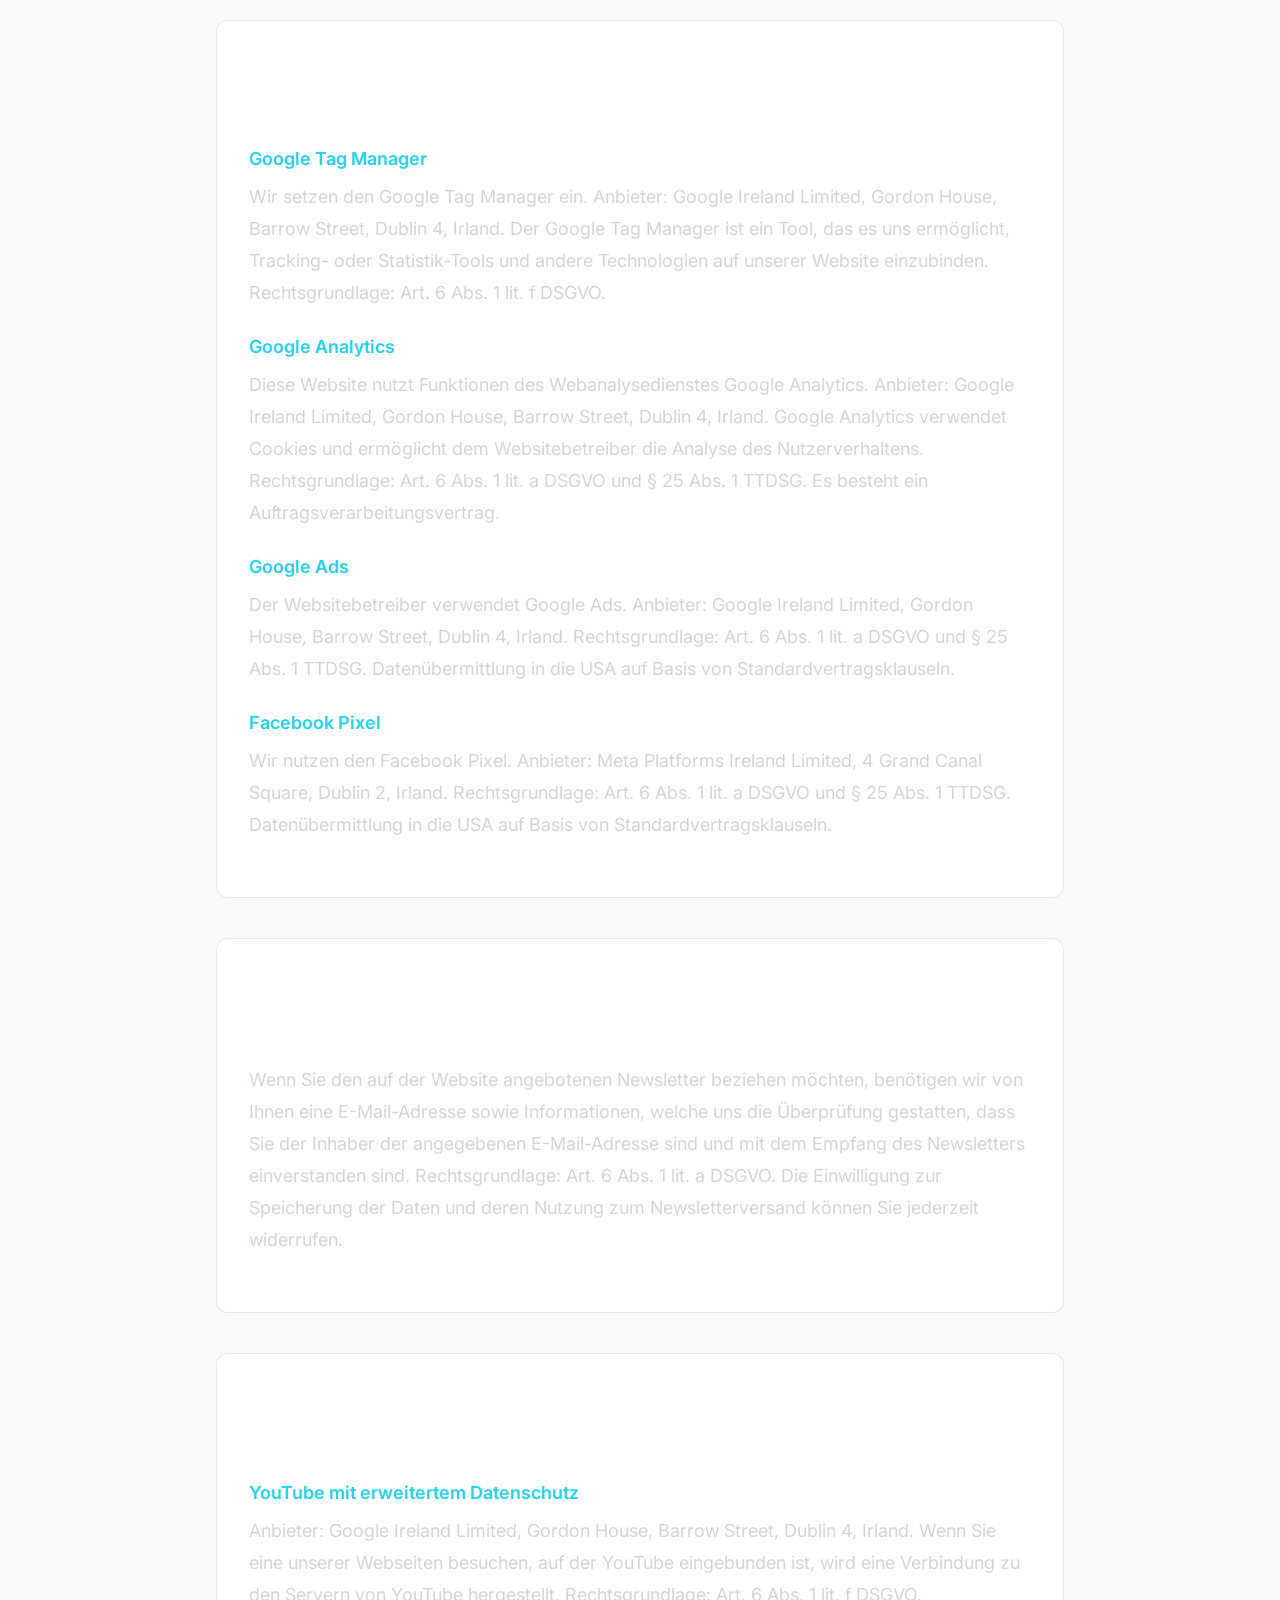
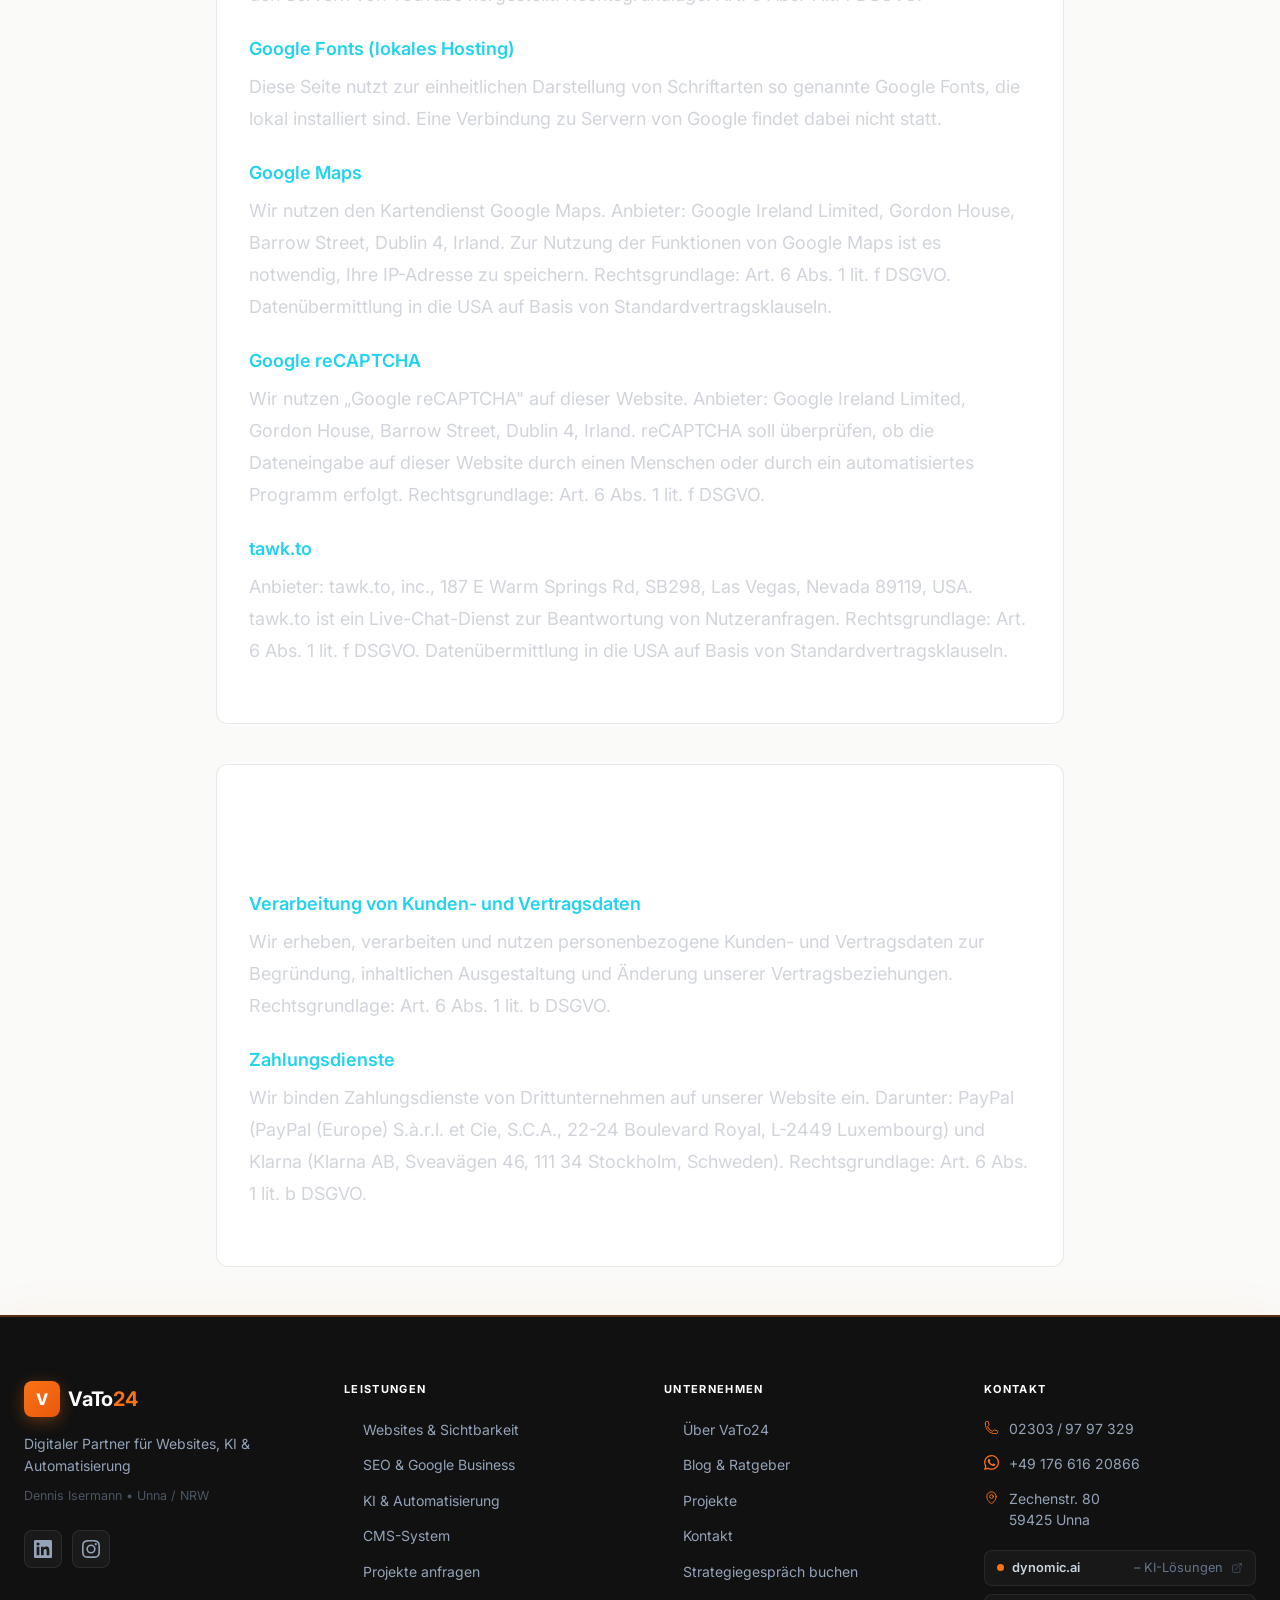
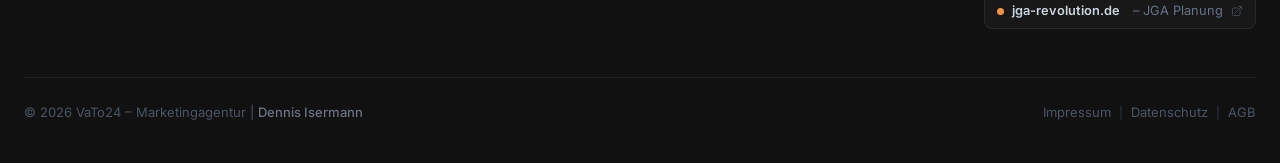
<file: datenschutz/index.html>
<!DOCTYPE html>
<html lang="de" class="scroll-smooth">
<head>
  <meta charset="UTF-8" />
  <meta name="viewport" content="width=device-width, initial-scale=1.0" />
  <title>Datenschutzerklärung | VaTo24 – Marketingagentur Unna</title>
  <meta name="description" content="Datenschutzerklärung der VaTo24 – Marketingagentur. Informationen zur Verarbeitung personenbezogener Daten gemäß DSGVO." />
  <meta name="robots" content="noindex, follow" />
  <link rel="preconnect" href="https://fonts.googleapis.com" />
  <link rel="preconnect" href="https://fonts.gstatic.com" crossorigin />
  <link href="https://fonts.googleapis.com/css2?family=Inter:wght@300;400;500;600;700;800;900&display=swap" rel="stylesheet" />
  <script type="module" crossorigin src="/assets/footer-vh9RchyU.js"></script>
  <script type="module" crossorigin src="/assets/animations-CetyjiHi.js"></script>
  <script type="module" crossorigin src="/assets/nova-CruyNWnI.js"></script>
  <script type="module" crossorigin src="/assets/legal-oHvxhXJg.js"></script>
  <link rel="stylesheet" crossorigin href="/assets/footer-o9cNlJG-.css">
</head>
<body class="bg-[#08090f] text-white font-inter antialiased">

  <div id="site-header"></div>

  <main>
    <!-- Hero -->
    <section class="pt-32 pb-16 bg-gradient-to-b from-[#0d0d1a] to-[#08090f]">
      <div class="max-w-4xl mx-auto px-4 sm:px-6">
        <nav class="flex items-center gap-2 text-sm text-gray-500 mb-8">
          <a href="/" class="hover:text-cyan-400 transition-colors">Startseite</a>
          <span>/</span>
          <span class="text-gray-300">Datenschutzerklärung</span>
        </nav>
        <h1 class="text-4xl md:text-5xl font-bold mb-4">Datenschutzerklärung</h1>
        <p class="text-gray-400">Stand: 2024 | VaTo24 – Marketingagentur</p>
      </div>
    </section>

    <!-- Content -->
    <section class="py-12">
      <div class="max-w-4xl mx-auto px-4 sm:px-6">
        <div class="prose prose-invert prose-lg max-w-none space-y-10">

          <div class="glass-card rounded-2xl p-8">
            <h2 class="text-2xl font-bold text-white mb-4">1. Datenschutz auf einen Blick</h2>
            <h3 class="text-lg font-semibold text-cyan-400 mb-2">Allgemeine Hinweise</h3>
            <p class="text-gray-300">Die folgenden Hinweise geben einen einfachen Überblick darüber, was mit Ihren personenbezogenen Daten passiert, wenn Sie diese Website besuchen. Personenbezogene Daten sind alle Daten, mit denen Sie persönlich identifiziert werden können. Ausführliche Informationen zum Thema Datenschutz entnehmen Sie unserer unter diesem Text aufgeführten Datenschutzerklärung.</p>
            <h3 class="text-lg font-semibold text-cyan-400 mt-6 mb-2">Datenerfassung auf dieser Website</h3>
            <p class="text-gray-300"><strong>Wer ist verantwortlich für die Datenerfassung auf dieser Website?</strong><br>Die Datenverarbeitung auf dieser Website erfolgt durch den Websitebetreiber. Dessen Kontaktdaten können Sie dem Abschnitt „Hinweis zur Verantwortlichen Stelle" in dieser Datenschutzerklärung entnehmen.</p>
            <p class="text-gray-300 mt-3"><strong>Wie erfassen wir Ihre Daten?</strong><br>Ihre Daten werden zum einen dadurch erhoben, dass Sie uns diese mitteilen. Hierbei kann es sich z. B. um Daten handeln, die Sie in ein Kontaktformular eingeben. Andere Daten werden automatisch oder nach Ihrer Einwilligung beim Besuch der Website durch unsere IT-Systeme erfasst. Das sind vor allem technische Daten (z. B. Internetbrowser, Betriebssystem oder Uhrzeit des Seitenaufrufs).</p>
            <p class="text-gray-300 mt-3"><strong>Wofür nutzen wir Ihre Daten?</strong><br>Ein Teil der Daten wird erhoben, um eine fehlerfreie Bereitstellung der Website zu gewährleisten. Andere Daten können zur Analyse Ihres Nutzerverhaltens verwendet werden.</p>
            <p class="text-gray-300 mt-3"><strong>Welche Rechte haben Sie bezüglich Ihrer Daten?</strong><br>Sie haben jederzeit das Recht, unentgeltlich Auskunft über Herkunft, Empfänger und Zweck Ihrer gespeicherten personenbezogenen Daten zu erhalten. Sie haben außerdem ein Recht, die Berichtigung oder Löschung dieser Daten zu verlangen. Wenn Sie eine Einwilligung zur Datenverarbeitung erteilt haben, können Sie diese Einwilligung jederzeit für die Zukunft widerrufen. Außerdem haben Sie das Recht, unter bestimmten Umständen die Einschränkung der Verarbeitung Ihrer personenbezogenen Daten zu verlangen. Des Weiteren steht Ihnen ein Beschwerderecht bei der zuständigen Aufsichtsbehörde zu.</p>
          </div>

          <div class="glass-card rounded-2xl p-8">
            <h2 class="text-2xl font-bold text-white mb-4">2. Hosting</h2>
            <h3 class="text-lg font-semibold text-cyan-400 mb-2">All-Inkl</h3>
            <p class="text-gray-300">Wir hosten unsere Website bei ALL-INKL.COM – Neue Medien Münnich, Inh. René Münnich, Hauptstraße 68, 02742 Friedersdorf. Details entnehmen Sie der Datenschutzerklärung von All-Inkl: <a href="https://all-inkl.com/datenschutzinformationen/" class="text-cyan-400 hover:underline" target="_blank" rel="noopener">https://all-inkl.com/datenschutzinformationen/</a></p>
            <p class="text-gray-300 mt-3">Rechtsgrundlage: Art. 6 Abs. 1 lit. f DSGVO (berechtigte Interessen). Es besteht ein Auftragsverarbeitungsvertrag.</p>
            <h3 class="text-lg font-semibold text-cyan-400 mt-6 mb-2">Cloudflare</h3>
            <p class="text-gray-300">Wir nutzen das Content Delivery Network von Cloudflare. Anbieter: Cloudflare Inc., 101 Townsend St., San Francisco, CA 94107, USA. Cloudflare bietet ein weltweit verteiltes Content Delivery Network mit DNS an. Beim Aufruf unserer Website wird eine Verbindung zu Cloudflare-Servern hergestellt. Rechtsgrundlage: Art. 6 Abs. 1 lit. f DSGVO. Datenübermittlung in die USA auf Basis von Standardvertragsklauseln. Es besteht ein Auftragsverarbeitungsvertrag.</p>
          </div>

          <div class="glass-card rounded-2xl p-8">
            <h2 class="text-2xl font-bold text-white mb-4">3. Allgemeine Hinweise und Pflichtinformationen</h2>
            <h3 class="text-lg font-semibold text-cyan-400 mb-2">Datenschutz</h3>
            <p class="text-gray-300">Die Betreiber dieser Seiten nehmen den Schutz Ihrer persönlichen Daten sehr ernst. Wir behandeln Ihre personenbezogenen Daten vertraulich und entsprechend den gesetzlichen Datenschutzvorschriften sowie dieser Datenschutzerklärung.</p>
            <h3 class="text-lg font-semibold text-cyan-400 mt-6 mb-2">Hinweis zur verantwortlichen Stelle</h3>
            <p class="text-gray-300">Die verantwortliche Stelle für die Datenverarbeitung auf dieser Website ist:</p>
            <address class="not-italic text-gray-300 mt-3 p-4 bg-white/5 rounded-xl">
              Vato24 – Marketingagentur<br>
              Inhaber: Dennis Isermann<br>
              Zechenstr. 80<br>
              59425 Unna<br><br>
              Telefon: 02303 / 97 97 329
            </address>
            <h3 class="text-lg font-semibold text-cyan-400 mt-6 mb-2">Speicherdauer</h3>
            <p class="text-gray-300">Soweit innerhalb dieser Datenschutzerklärung keine speziellere Speicherdauer genannt wurde, verbleiben Ihre personenbezogenen Daten bei uns, bis der Zweck für die Datenverarbeitung entfällt. Wenn Sie ein berechtigtes Löschersuchen geltend machen oder eine Einwilligung zur Datenverarbeitung widerrufen, werden Ihre Daten gelöscht, sofern wir keine anderen rechtlich zulässigen Gründe für die Speicherung Ihrer personenbezogenen Daten haben (z. B. steuer- oder handelsrechtliche Aufbewahrungsfristen); im letztgenannten Fall erfolgt die Löschung nach Fortfall dieser Gründe.</p>
            <h3 class="text-lg font-semibold text-cyan-400 mt-6 mb-2">Rechtsgrundlagen der Datenverarbeitung</h3>
            <p class="text-gray-300">Soweit wir Ihre Einwilligung zur Verarbeitung personenbezogener Daten eingeholt haben, ist Art. 6 Abs. 1 lit. a DSGVO Rechtsgrundlage für die Datenverarbeitung. Ist die Verarbeitung zur Erfüllung eines Vertrags, dessen Vertragspartei Sie sind, oder zur Durchführung vorvertraglicher Maßnahmen erforderlich, so ist Rechtsgrundlage die Verarbeitung Art. 6 Abs. 1 lit. b DSGVO. Liegt eine rechtliche Verpflichtung vor, Art. 6 Abs. 1 lit. c DSGVO. Zur Wahrung berechtigter Interessen gilt Art. 6 Abs. 1 lit. f DSGVO.</p>
            <h3 class="text-lg font-semibold text-cyan-400 mt-6 mb-2">Datenübermittlung in Drittstaaten</h3>
            <p class="text-gray-300">Beispielsweise sind US-Unternehmen dazu verpflichtet, personenbezogene Daten an Sicherheitsbehörden herauszugeben, ohne dass Sie als Betroffener hiergegen gerichtlich vorgehen könnten. Es kann daher nicht ausgeschlossen werden, dass US-Behörden (z. B. Geheimdienste) Ihre auf US-Servern befindlichen Daten zu Überwachungszwecken verarbeiten, auswerten und dauerhaft speichern. Wir haben auf diese Verarbeitungstätigkeiten keinen Einfluss.</p>
            <h3 class="text-lg font-semibold text-cyan-400 mt-6 mb-2">Widerruf Ihrer Einwilligung zur Datenverarbeitung</h3>
            <p class="text-gray-300">Viele Datenverarbeitungsvorgänge sind nur mit Ihrer ausdrücklichen Einwilligung möglich. Sie können eine bereits erteilte Einwilligung jederzeit widerrufen. Die Rechtmäßigkeit der bis zum Widerruf erfolgten Datenverarbeitung bleibt vom Widerruf unberührt.</p>
            <h3 class="text-lg font-semibold text-cyan-400 mt-6 mb-2">Widerspruchsrecht gegen die Datenerhebung</h3>
            <p class="text-gray-300">Wenn die Datenverarbeitung auf Grundlage von Art. 6 Abs. 1 lit. e oder f DSGVO erfolgt, haben Sie jederzeit das Recht, aus Gründen, die sich aus Ihrer besonderen Situation ergeben, gegen die Verarbeitung Ihrer personenbezogenen Daten Widerspruch einzulegen; dies gilt auch für ein auf diese Bestimmungen gestütztes Profiling. Die jeweilige Rechtsgrundlage, auf denen eine Verarbeitung beruht, entnehmen Sie dieser Datenschutzerklärung. Wenn Sie Widerspruch einlegen, werden wir Ihre betroffenen personenbezogenen Daten nicht mehr verarbeiten, es sei denn, wir können zwingende schutzwürdige Gründe für die Verarbeitung nachweisen, die Ihre Interessen, Rechte und Freiheiten überwiegen oder die Verarbeitung dient der Geltendmachung, Ausübung oder Verteidigung von Rechtsansprüchen (Widerspruch nach Art. 21 Abs. 1 DSGVO).</p>
            <h3 class="text-lg font-semibold text-cyan-400 mt-6 mb-2">Beschwerderecht bei der zuständigen Aufsichtsbehörde</h3>
            <p class="text-gray-300">Im Falle von Verstößen gegen die DSGVO steht den Betroffenen ein Beschwerderecht bei einer Aufsichtsbehörde, insbesondere in dem Mitgliedstaat ihres gewöhnlichen Aufenthalts, ihres Arbeitsplatzes oder des Orts des mutmaßlichen Verstoßes zu. Das Beschwerderecht besteht unbeschadet anderweitiger verwaltungsrechtlicher oder gerichtlicher Rechtsbehelfe.</p>
            <h3 class="text-lg font-semibold text-cyan-400 mt-6 mb-2">Recht auf Datenübertragbarkeit</h3>
            <p class="text-gray-300">Sie haben das Recht, Daten, die wir auf Grundlage Ihrer Einwilligung oder in Erfüllung eines Vertrags automatisiert verarbeiten, an sich oder an einen Dritten in einem gängigen, maschinenlesbaren Format aushändigen zu lassen.</p>
            <h3 class="text-lg font-semibold text-cyan-400 mt-6 mb-2">Auskunft, Löschung und Berichtigung</h3>
            <p class="text-gray-300">Sie haben im Rahmen der geltenden gesetzlichen Bestimmungen jederzeit das Recht auf unentgeltliche Auskunft über Ihre gespeicherten personenbezogenen Daten, deren Herkunft und Empfänger und den Zweck der Datenverarbeitung und ggf. ein Recht auf Berichtigung oder Löschung dieser Daten.</p>
            <h3 class="text-lg font-semibold text-cyan-400 mt-6 mb-2">SSL- bzw. TLS-Verschlüsselung</h3>
            <p class="text-gray-300">Diese Seite nutzt aus Sicherheitsgründen und zum Schutz der Übertragung vertraulicher Inhalte, wie zum Beispiel Bestellungen oder Anfragen, die Sie an uns als Seitenbetreiber senden, eine SSL- bzw. TLS-Verschlüsselung. Eine verschlüsselte Verbindung erkennen Sie daran, dass die Adresszeile des Browsers von „http://" auf „https://" wechselt und an dem Schloss-Symbol in Ihrer Browserzeile.</p>
            <h3 class="text-lg font-semibold text-cyan-400 mt-6 mb-2">Widerspruch gegen Werbe-E-Mails</h3>
            <p class="text-gray-300">Der Nutzung von im Rahmen der Impressumspflicht veröffentlichten Kontaktdaten zur Übersendung von nicht ausdrücklich angeforderter Werbung und Informationsmaterialien wird hiermit widersprochen. Die Betreiber der Seiten behalten sich ausdrücklich rechtliche Schritte im Falle der unverlangten Zusendung von Werbeinformationen, etwa durch Spam-E-Mails, vor.</p>
          </div>

          <div class="glass-card rounded-2xl p-8">
            <h2 class="text-2xl font-bold text-white mb-4">4. Datenerfassung auf dieser Website</h2>
            <h3 class="text-lg font-semibold text-cyan-400 mb-2">Cookies</h3>
            <p class="text-gray-300">Unsere Internetseiten verwenden so genannte „Cookies". Cookies sind kleine Datenpakete und richten auf Ihrem Endgerät keinen Schaden an. Sie werden entweder vorübergehend für die Dauer einer Sitzung (Session-Cookies) oder dauerhaft (permanente Cookies) auf Ihrem Endgerät gespeichert. Session-Cookies werden nach Ende Ihres Besuchs automatisch gelöscht. Permanente Cookies bleiben auf Ihrem Endgerät gespeichert, bis Sie diese selbst löschen oder eine automatische Löschung durch Ihren Webbrowser erfolgt.</p>
            <p class="text-gray-300 mt-3">Rechtsgrundlage: Für technisch notwendige Cookies Art. 6 Abs. 1 lit. f DSGVO; für einwilligungsbasierte Cookies Art. 6 Abs. 1 lit. a DSGVO und § 25 Abs. 1 TTDSG.</p>
            <h3 class="text-lg font-semibold text-cyan-400 mt-6 mb-2">Borlabs Cookie Consent Technologie</h3>
            <p class="text-gray-300">Auf unserer Website nutzen wir Borlabs Cookie, ein datenschutzkonformes Cookie-Opt-in-Tool. Anbieter: Borlabs GmbH, Rübenkamp 32, 22305 Hamburg. Rechtsgrundlage: Art. 6 Abs. 1 lit. c DSGVO.</p>
            <h3 class="text-lg font-semibold text-cyan-400 mt-6 mb-2">Server-Log-Dateien</h3>
            <p class="text-gray-300">Der Provider der Seiten erhebt und speichert automatisch Informationen in so genannten Server-Log-Dateien, die Ihr Browser automatisch an uns übermittelt. Dies sind: Browsertyp und Browserversion, verwendetes Betriebssystem, Referrer URL, Hostname des zugreifenden Rechners, Uhrzeit der Serveranfrage, IP-Adresse.</p>
            <p class="text-gray-300 mt-3">Rechtsgrundlage: Art. 6 Abs. 1 lit. f DSGVO.</p>
            <h3 class="text-lg font-semibold text-cyan-400 mt-6 mb-2">Kontaktformular</h3>
            <p class="text-gray-300">Wenn Sie uns per Kontaktformular Anfragen zukommen lassen, werden Ihre Angaben aus dem Anfrageformular inklusive der von Ihnen dort angegebenen Kontaktdaten zwecks Bearbeitung der Anfrage und für den Fall von Anschlussfragen bei uns gespeichert. Rechtsgrundlage: Art. 6 Abs. 1 lit. b DSGVO, Art. 6 Abs. 1 lit. f DSGVO bzw. Art. 6 Abs. 1 lit. a DSGVO.</p>
            <h3 class="text-lg font-semibold text-cyan-400 mt-6 mb-2">Anfrage per E-Mail, Telefon oder Telefax</h3>
            <p class="text-gray-300">Wenn Sie uns per E-Mail, Telefon oder Telefax kontaktieren, wird Ihre Anfrage inklusive aller daraus hervorgehenden personenbezogenen Daten (Name, Anfrage) zum Zwecke der Bearbeitung Ihres Anliegens bei uns gespeichert und verarbeitet. Rechtsgrundlage: Art. 6 Abs. 1 lit. b DSGVO, Art. 6 Abs. 1 lit. f DSGVO bzw. Art. 6 Abs. 1 lit. a DSGVO.</p>
            <h3 class="text-lg font-semibold text-cyan-400 mt-6 mb-2">WhatsApp</h3>
            <p class="text-gray-300">Für die Kommunikation nutzen wir unter anderem WhatsApp. Anbieter: WhatsApp Ireland Limited, 4 Grand Canal Square, Grand Canal Harbour, Dublin 2, Irland. WhatsApp verwendet eine Ende-zu-Ende-Verschlüsselung. WhatsApp teilt nach eigener Aussage personenbezogene Daten seiner Nutzer mit seiner in den USA ansässigen Konzernmutter Meta. Rechtsgrundlage: Art. 6 Abs. 1 lit. f DSGVO. Datenübermittlung in die USA auf Basis von Standardvertragsklauseln.</p>
            <h3 class="text-lg font-semibold text-cyan-400 mt-6 mb-2">Calendly</h3>
            <p class="text-gray-300">Auf unserer Website haben Sie die Möglichkeit, Termine mit uns zu buchen. Für die Terminbuchung nutzen wir das Tool Calendly. Anbieter: Calendly LLC, 271 17th St NW, 10th Floor, Atlanta, Georgia 30363, USA. Rechtsgrundlage: Art. 6 Abs. 1 lit. f DSGVO. Datenübermittlung in die USA auf Basis von Standardvertragsklauseln.</p>
            <h3 class="text-lg font-semibold text-cyan-400 mt-6 mb-2">Chatbots</h3>
            <p class="text-gray-300">Wir bieten Ihnen die Möglichkeit, mit uns über automatisierte Chat-Programme (Chatbots) zu kommunizieren. Dabei werden Ihre Eingaben sowie Kontaktdaten, Chat-Historien und weitere Daten verarbeitet. Rechtsgrundlage: Art. 6 Abs. 1 lit. b DSGVO, Art. 6 Abs. 1 lit. a DSGVO sowie Art. 6 Abs. 1 lit. f DSGVO.</p>
          </div>

          <div class="glass-card rounded-2xl p-8">
            <h2 class="text-2xl font-bold text-white mb-4">5. Soziale Medien</h2>
            <p class="text-gray-300">Wir nutzen Präsenzen auf sozialen Netzwerken (Facebook, Twitter/X, Instagram, LinkedIn, XING). Beim Besuch unserer Social-Media-Profile werden in der Regel personenbezogene Daten an die Betreiber der jeweiligen Netzwerke übermittelt. Nähere Informationen entnehmen Sie bitte den Datenschutzerklärungen der jeweiligen Anbieter.</p>
            <ul class="mt-4 space-y-2 text-gray-300">
              <li><strong>Facebook/Instagram:</strong> Meta Platforms Ireland Limited, 4 Grand Canal Square, Dublin 2, Irland – Datenübermittlung in die USA auf Basis von Standardvertragsklauseln</li>
              <li><strong>Twitter/X:</strong> Twitter International Company, One Cumberland Place, Fenian Street, Dublin 2, Irland</li>
              <li><strong>LinkedIn:</strong> LinkedIn Ireland Unlimited Company, Wilton Plaza, Wilton Place, Dublin 2, Irland</li>
              <li><strong>XING:</strong> New Work SE, Dammtorstraße 30, 20354 Hamburg, Deutschland</li>
            </ul>
            <p class="text-gray-300 mt-3">Rechtsgrundlage: Art. 6 Abs. 1 lit. a DSGVO mit § 25 TTDSG (einwilligungsbasiert) oder Art. 6 Abs. 1 lit. f DSGVO (berechtigte Interessen).</p>
          </div>

          <div class="glass-card rounded-2xl p-8">
            <h2 class="text-2xl font-bold text-white mb-4">6. Analyse-Tools und Werbung</h2>
            <h3 class="text-lg font-semibold text-cyan-400 mb-2">Google Tag Manager</h3>
            <p class="text-gray-300">Wir setzen den Google Tag Manager ein. Anbieter: Google Ireland Limited, Gordon House, Barrow Street, Dublin 4, Irland. Der Google Tag Manager ist ein Tool, das es uns ermöglicht, Tracking- oder Statistik-Tools und andere Technologien auf unserer Website einzubinden. Rechtsgrundlage: Art. 6 Abs. 1 lit. f DSGVO.</p>
            <h3 class="text-lg font-semibold text-cyan-400 mt-6 mb-2">Google Analytics</h3>
            <p class="text-gray-300">Diese Website nutzt Funktionen des Webanalysedienstes Google Analytics. Anbieter: Google Ireland Limited, Gordon House, Barrow Street, Dublin 4, Irland. Google Analytics verwendet Cookies und ermöglicht dem Websitebetreiber die Analyse des Nutzerverhaltens. Rechtsgrundlage: Art. 6 Abs. 1 lit. a DSGVO und § 25 Abs. 1 TTDSG. Es besteht ein Auftragsverarbeitungsvertrag.</p>
            <h3 class="text-lg font-semibold text-cyan-400 mt-6 mb-2">Google Ads</h3>
            <p class="text-gray-300">Der Websitebetreiber verwendet Google Ads. Anbieter: Google Ireland Limited, Gordon House, Barrow Street, Dublin 4, Irland. Rechtsgrundlage: Art. 6 Abs. 1 lit. a DSGVO und § 25 Abs. 1 TTDSG. Datenübermittlung in die USA auf Basis von Standardvertragsklauseln.</p>
            <h3 class="text-lg font-semibold text-cyan-400 mt-6 mb-2">Facebook Pixel</h3>
            <p class="text-gray-300">Wir nutzen den Facebook Pixel. Anbieter: Meta Platforms Ireland Limited, 4 Grand Canal Square, Dublin 2, Irland. Rechtsgrundlage: Art. 6 Abs. 1 lit. a DSGVO und § 25 Abs. 1 TTDSG. Datenübermittlung in die USA auf Basis von Standardvertragsklauseln.</p>
          </div>

          <div class="glass-card rounded-2xl p-8">
            <h2 class="text-2xl font-bold text-white mb-4">7. Newsletter</h2>
            <p class="text-gray-300">Wenn Sie den auf der Website angebotenen Newsletter beziehen möchten, benötigen wir von Ihnen eine E-Mail-Adresse sowie Informationen, welche uns die Überprüfung gestatten, dass Sie der Inhaber der angegebenen E-Mail-Adresse sind und mit dem Empfang des Newsletters einverstanden sind. Rechtsgrundlage: Art. 6 Abs. 1 lit. a DSGVO. Die Einwilligung zur Speicherung der Daten und deren Nutzung zum Newsletterversand können Sie jederzeit widerrufen.</p>
          </div>

          <div class="glass-card rounded-2xl p-8">
            <h2 class="text-2xl font-bold text-white mb-4">8. Plugins und Tools</h2>
            <h3 class="text-lg font-semibold text-cyan-400 mb-2">YouTube mit erweitertem Datenschutz</h3>
            <p class="text-gray-300">Anbieter: Google Ireland Limited, Gordon House, Barrow Street, Dublin 4, Irland. Wenn Sie eine unserer Webseiten besuchen, auf der YouTube eingebunden ist, wird eine Verbindung zu den Servern von YouTube hergestellt. Rechtsgrundlage: Art. 6 Abs. 1 lit. f DSGVO.</p>
            <h3 class="text-lg font-semibold text-cyan-400 mt-6 mb-2">Google Fonts (lokales Hosting)</h3>
            <p class="text-gray-300">Diese Seite nutzt zur einheitlichen Darstellung von Schriftarten so genannte Google Fonts, die lokal installiert sind. Eine Verbindung zu Servern von Google findet dabei nicht statt.</p>
            <h3 class="text-lg font-semibold text-cyan-400 mt-6 mb-2">Google Maps</h3>
            <p class="text-gray-300">Wir nutzen den Kartendienst Google Maps. Anbieter: Google Ireland Limited, Gordon House, Barrow Street, Dublin 4, Irland. Zur Nutzung der Funktionen von Google Maps ist es notwendig, Ihre IP-Adresse zu speichern. Rechtsgrundlage: Art. 6 Abs. 1 lit. f DSGVO. Datenübermittlung in die USA auf Basis von Standardvertragsklauseln.</p>
            <h3 class="text-lg font-semibold text-cyan-400 mt-6 mb-2">Google reCAPTCHA</h3>
            <p class="text-gray-300">Wir nutzen „Google reCAPTCHA" auf dieser Website. Anbieter: Google Ireland Limited, Gordon House, Barrow Street, Dublin 4, Irland. reCAPTCHA soll überprüfen, ob die Dateneingabe auf dieser Website durch einen Menschen oder durch ein automatisiertes Programm erfolgt. Rechtsgrundlage: Art. 6 Abs. 1 lit. f DSGVO.</p>
            <h3 class="text-lg font-semibold text-cyan-400 mt-6 mb-2">tawk.to</h3>
            <p class="text-gray-300">Anbieter: tawk.to, inc., 187 E Warm Springs Rd, SB298, Las Vegas, Nevada 89119, USA. tawk.to ist ein Live-Chat-Dienst zur Beantwortung von Nutzeranfragen. Rechtsgrundlage: Art. 6 Abs. 1 lit. f DSGVO. Datenübermittlung in die USA auf Basis von Standardvertragsklauseln.</p>
          </div>

          <div class="glass-card rounded-2xl p-8">
            <h2 class="text-2xl font-bold text-white mb-4">9. eCommerce und Zahlungsanbieter</h2>
            <h3 class="text-lg font-semibold text-cyan-400 mb-2">Verarbeitung von Kunden- und Vertragsdaten</h3>
            <p class="text-gray-300">Wir erheben, verarbeiten und nutzen personenbezogene Kunden- und Vertragsdaten zur Begründung, inhaltlichen Ausgestaltung und Änderung unserer Vertragsbeziehungen. Rechtsgrundlage: Art. 6 Abs. 1 lit. b DSGVO.</p>
            <h3 class="text-lg font-semibold text-cyan-400 mt-6 mb-2">Zahlungsdienste</h3>
            <p class="text-gray-300">Wir binden Zahlungsdienste von Drittunternehmen auf unserer Website ein. Darunter: PayPal (PayPal (Europe) S.à.r.l. et Cie, S.C.A., 22-24 Boulevard Royal, L-2449 Luxembourg) und Klarna (Klarna AB, Sveavägen 46, 111 34 Stockholm, Schweden). Rechtsgrundlage: Art. 6 Abs. 1 lit. b DSGVO.</p>
          </div>

        </div>
      </div>
    </section>
  </main>

  <div id="site-footer"></div>
</body>
</html>
</file>
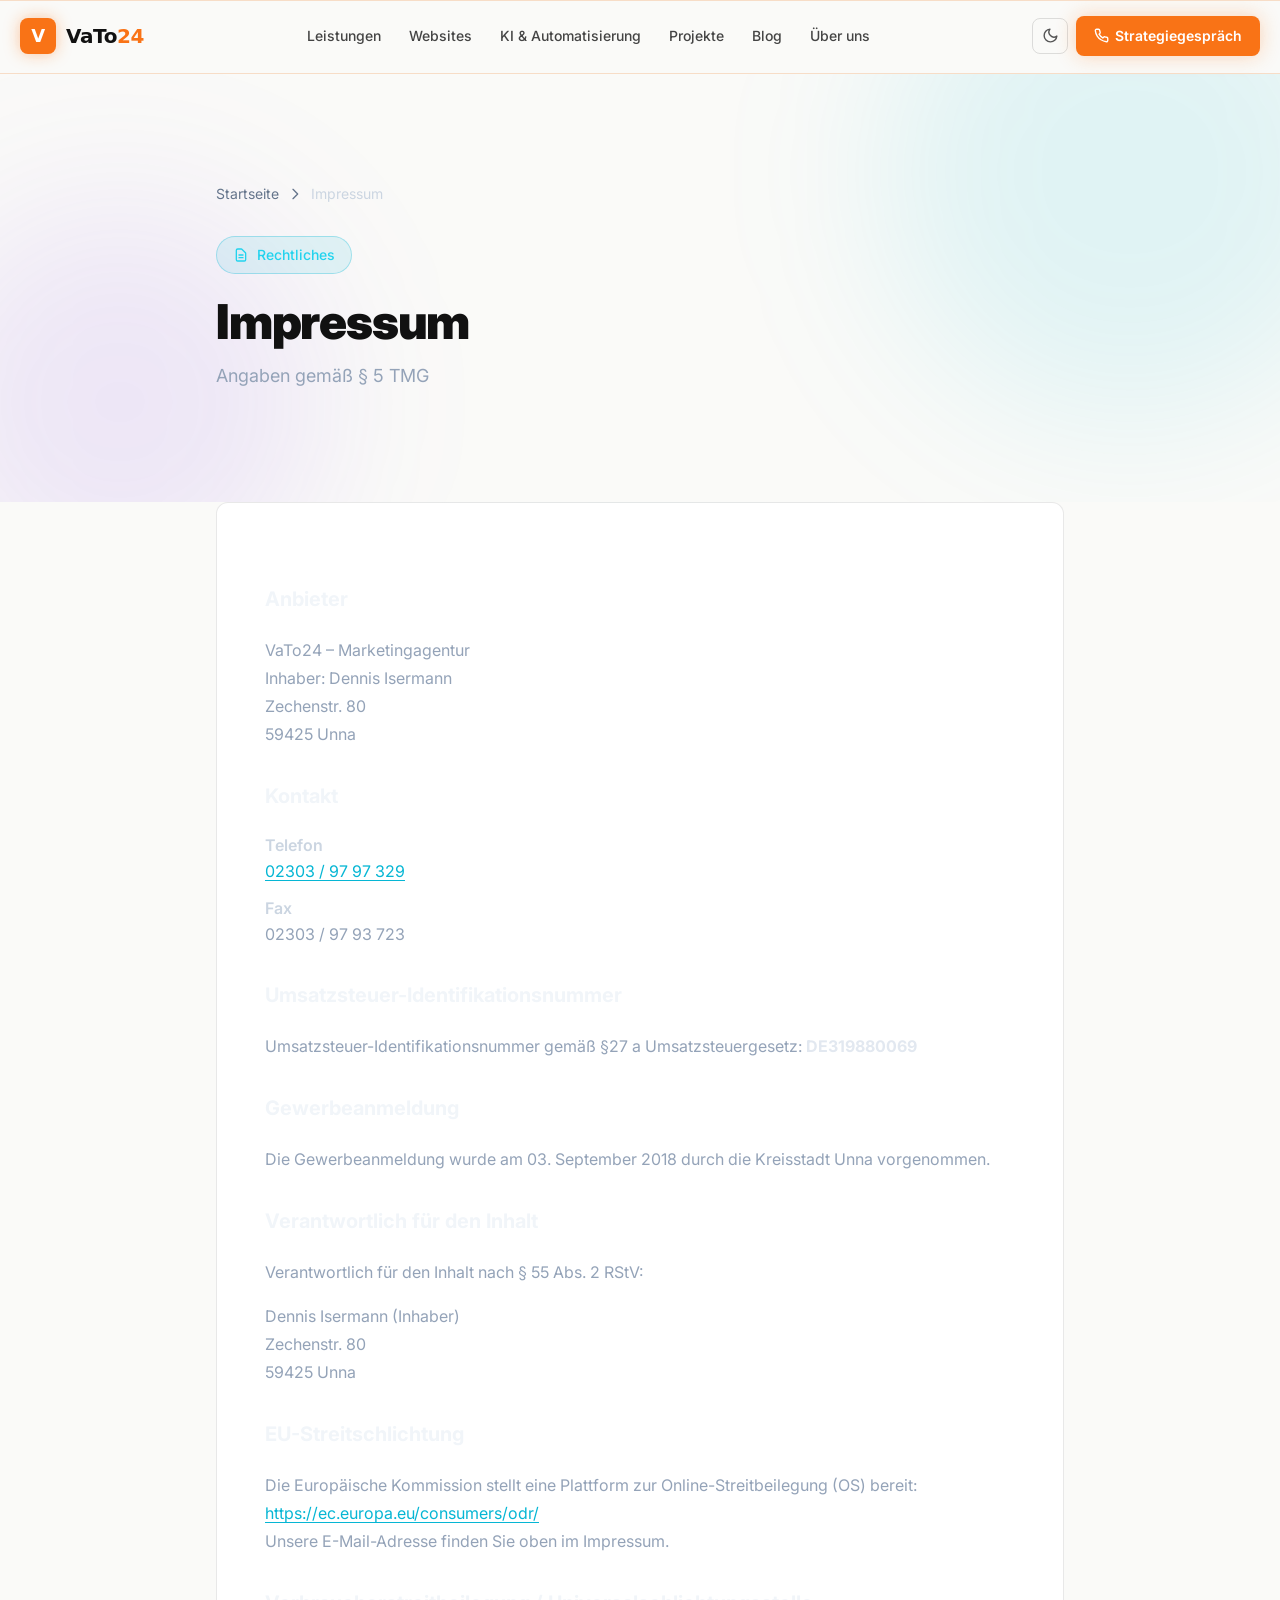
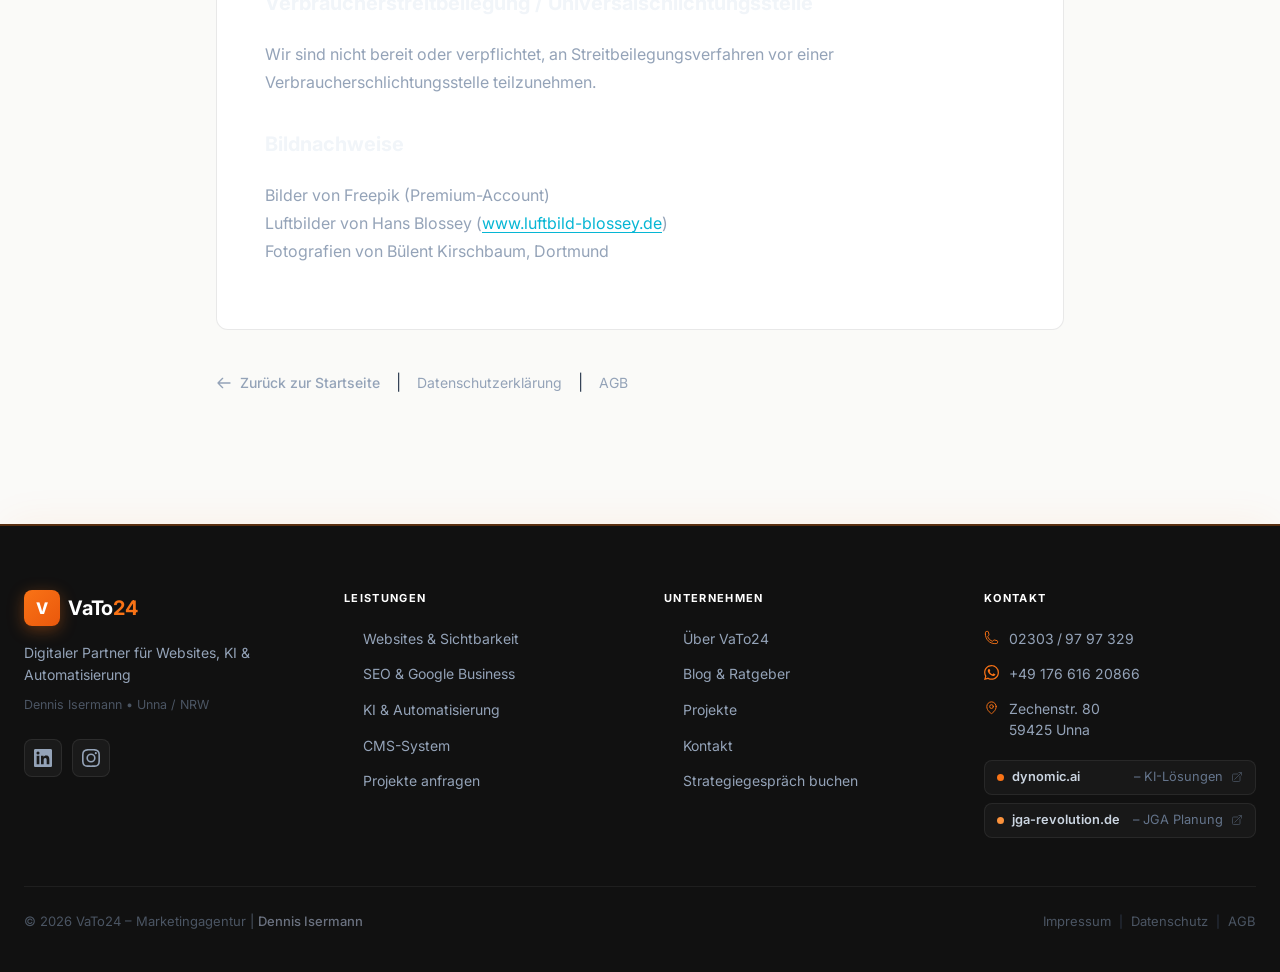
<file: impressum/index.html>
<!DOCTYPE html>
<html lang="de" class="scroll-smooth">
<head>
  <meta charset="UTF-8" />
  <meta name="viewport" content="width=device-width, initial-scale=1.0" />

  <!-- Primary SEO -->
  <title>Impressum | VaTo24 – Marketingagentur Unna</title>
  <meta name="description" content="Impressum der VaTo24 – Marketingagentur, Inhaber Dennis Isermann, Zechenstr. 80, 59425 Unna." />
  <meta name="robots" content="noindex, follow" />
  <link rel="canonical" href="https://vato24.de/impressum/" />

  <!-- OpenGraph -->
  <meta property="og:type" content="website" />
  <meta property="og:url" content="https://vato24.de/impressum/" />
  <meta property="og:title" content="Impressum | VaTo24 – Marketingagentur Unna" />
  <meta property="og:site_name" content="VaTo24" />

  <!-- Google Fonts: Inter -->
  <link rel="preconnect" href="https://fonts.googleapis.com" />
  <link rel="preconnect" href="https://fonts.gstatic.com" crossorigin />
  <link href="https://fonts.googleapis.com/css2?family=Inter:wght@300;400;500;600;700;800;900&display=swap" rel="stylesheet" />

  <!-- Vite / Tailwind CSS -->

  <style>
    :root {
      --bg:              #08090f;
      --bg-card:         rgba(255, 255, 255, 0.04);
      --bg-card-hover:   rgba(255, 255, 255, 0.07);
      --border:          rgba(255, 255, 255, 0.08);
      --border-glow-cyan:  rgba(6, 182, 212, 0.35);
      --border-glow-violet: rgba(139, 92, 246, 0.35);
      --cyan:   #06b6d4;
      --violet: #8b5cf6;
      --text:       #f1f5f9;
      --text-muted: #94a3b8;
    }

    * { box-sizing: border-box; }
    html { font-family: 'Inter', sans-serif; background: var(--bg); color: var(--text); }
    body { background-color: var(--bg); overflow-x: hidden; }

    /* Gradient text */
    .gradient-text {
      background: linear-gradient(135deg, var(--cyan) 0%, var(--violet) 100%);
      background-size: 200% 200%;
      -webkit-background-clip: text;
      -webkit-text-fill-color: transparent;
      background-clip: text;
      animation: gradient-text-anim 4s ease infinite;
    }
    @keyframes gradient-text-anim {
      0%, 100% { background-position: 0% 50%; }
      50%       { background-position: 100% 50%; }
    }

    /* Glass card */
    .glass-card {
      background: var(--bg-card);
      border: 1px solid var(--border);
      backdrop-filter: blur(12px);
      -webkit-backdrop-filter: blur(12px);
    }

    /* Primary button */
    .btn-primary {
      background: linear-gradient(135deg, var(--violet) 0%, var(--cyan) 100%);
      background-size: 200% 200%;
      transition: background-position 0.4s ease, transform 0.2s ease, box-shadow 0.3s ease;
      display: inline-flex;
      align-items: center;
      gap: 0.5rem;
      padding: 0.625rem 1.25rem;
      border-radius: 0.5rem;
      color: #fff;
      font-weight: 600;
      font-size: 0.875rem;
      text-decoration: none;
    }
    .btn-primary:hover {
      background-position: right center;
      transform: translateY(-2px);
      box-shadow: 0 12px 40px rgba(6, 182, 212, 0.35);
    }

    /* Orbs */
    .orb {
      position: absolute;
      border-radius: 50%;
      filter: blur(100px);
      animation: orb-drift 10s ease-in-out infinite;
      pointer-events: none;
    }
    @keyframes orb-drift {
      0%, 100% { transform: translate(0, 0) scale(1); }
      33%       { transform: translate(30px, -20px) scale(1.05); }
      66%       { transform: translate(-20px, 15px) scale(0.95); }
    }

    /* Scroll reveal */
    [data-animate] {
      opacity: 0;
      transform: translateY(24px);
      transition: opacity 0.6s ease, transform 0.6s ease;
    }
    [data-animate].animate-in {
      opacity: 1;
      transform: translateY(0);
    }

    /* Section glow divider */
    .section-glow::before {
      content: '';
      position: absolute;
      top: 0; left: 50%;
      transform: translateX(-50%);
      width: 600px;
      max-width: 100%;
      height: 1px;
      background: linear-gradient(90deg, transparent, var(--cyan), transparent);
      opacity: 0.35;
    }
    .section-glow { position: relative; }

    /* Legal content prose */
    .legal-content h2 {
      font-size: 1.25rem;
      font-weight: 700;
      color: #f1f5f9;
      margin-top: 2rem;
      margin-bottom: 0.75rem;
      padding-bottom: 0.5rem;
      border-bottom: 1px solid rgba(255,255,255,0.07);
    }
    .legal-content h3 {
      font-size: 1rem;
      font-weight: 600;
      color: #cbd5e1;
      margin-top: 1.25rem;
      margin-bottom: 0.5rem;
    }
    .legal-content p {
      color: #94a3b8;
      line-height: 1.75;
      margin-bottom: 1rem;
    }
    .legal-content a {
      color: #06b6d4;
      text-decoration: underline;
      text-underline-offset: 3px;
    }
    .legal-content a:hover { color: #67e8f9; }
    .legal-content address {
      font-style: normal;
      color: #94a3b8;
      line-height: 1.75;
    }
    .legal-content dl dt {
      font-weight: 600;
      color: #cbd5e1;
      margin-top: 0.75rem;
    }
    .legal-content dl dd {
      color: #94a3b8;
      margin-left: 0;
      margin-bottom: 0.25rem;
    }

    #site-header { min-height: 0; }
  </style>
  <script type="module" crossorigin src="/assets/footer-vh9RchyU.js"></script>
  <script type="module" crossorigin src="/assets/animations-CetyjiHi.js"></script>
  <script type="module" crossorigin src="/assets/nova-CruyNWnI.js"></script>
  <script type="module" crossorigin src="/assets/legal-oHvxhXJg.js"></script>
  <link rel="stylesheet" crossorigin href="/assets/footer-o9cNlJG-.css">
</head>

<body class="bg-[#08090f] text-slate-100 font-inter antialiased">

  <!-- Header injected by legal.js -->
  <div id="site-header"></div>

  <main>

    <!-- ── Hero / Page Title ──────────────────────────────────────────── -->
    <section
      class="relative py-20 lg:py-28 overflow-hidden"
      aria-label="Impressum"
    >
      <!-- Ambient orbs -->
      <div class="orb w-[500px] h-[500px] bg-cyan-500/10 top-[-150px] right-[-100px]" aria-hidden="true"></div>
      <div class="orb w-[400px] h-[400px] bg-violet-600/10 bottom-[-100px] left-[-80px]" aria-hidden="true"></div>

      <div class="relative container max-w-4xl mx-auto px-6">

        <!-- Breadcrumb -->
        <nav aria-label="Breadcrumb" class="mb-8">
          <ol class="flex items-center gap-2 text-sm text-slate-500">
            <li><a href="/" class="hover:text-cyan-400 transition-colors">Startseite</a></li>
            <li aria-hidden="true">
              <svg class="w-4 h-4" fill="none" viewBox="0 0 24 24" stroke="currentColor" stroke-width="2">
                <path stroke-linecap="round" stroke-linejoin="round" d="M9 5l7 7-7 7" />
              </svg>
            </li>
            <li class="text-slate-300" aria-current="page">Impressum</li>
          </ol>
        </nav>

        <!-- Badge -->
        <div
          data-animate
          class="inline-flex items-center gap-2 px-4 py-2 rounded-full border border-cyan-500/30 bg-cyan-500/10 text-cyan-400 text-sm font-medium mb-6"
        >
          <svg class="w-4 h-4" fill="none" viewBox="0 0 24 24" stroke="currentColor" stroke-width="2" aria-hidden="true">
            <path stroke-linecap="round" stroke-linejoin="round" d="M9 12h6m-6 4h6m2 5H7a2 2 0 01-2-2V5a2 2 0 012-2h5.586a1 1 0 01.707.293l5.414 5.414a1 1 0 01.293.707V19a2 2 0 01-2 2z" />
          </svg>
          Rechtliches
        </div>

        <h1
          data-animate
          class="text-4xl lg:text-5xl font-black tracking-tight mb-4"
        >
          Impressum
        </h1>

        <p
          data-animate
          class="text-slate-400 text-lg"
        >
          Angaben gemäß § 5 TMG
        </p>

      </div>
    </section>


    <!-- ── Impressum Content ─────────────────────────────────────────── -->
    <section
      class="pb-24 lg:pb-32 section-glow"
      aria-label="Impressum Inhalt"
    >
      <div class="container max-w-4xl mx-auto px-6">

        <div class="glass-card rounded-2xl p-8 lg:p-12 legal-content" data-animate>

          <!-- Anbieter -->
          <h2>Anbieter</h2>
          <address>
            VaTo24 – Marketingagentur<br />
            Inhaber: Dennis Isermann<br />
            Zechenstr. 80<br />
            59425 Unna
          </address>

          <!-- Kontakt -->
          <h2>Kontakt</h2>
          <dl>
            <dt>Telefon</dt>
            <dd><a href="tel:+4923039797329">02303 / 97 97 329</a></dd>
            <dt>Fax</dt>
            <dd>02303 / 97 93 723</dd>
          </dl>

          <!-- USt-ID -->
          <h2>Umsatzsteuer-Identifikationsnummer</h2>
          <p>
            Umsatzsteuer-Identifikationsnummer gemäß §27 a Umsatzsteuergesetz:
            <strong class="text-slate-200">DE319880069</strong>
          </p>

          <!-- Gewerbeanmeldung -->
          <h2>Gewerbeanmeldung</h2>
          <p>
            Die Gewerbeanmeldung wurde am 03. September 2018 durch die Kreisstadt Unna vorgenommen.
          </p>

          <!-- Verantwortlich -->
          <h2>Verantwortlich für den Inhalt</h2>
          <p>Verantwortlich für den Inhalt nach § 55 Abs. 2 RStV:</p>
          <address>
            Dennis Isermann (Inhaber)<br />
            Zechenstr. 80<br />
            59425 Unna
          </address>

          <!-- EU-Streitschlichtung -->
          <h2>EU-Streitschlichtung</h2>
          <p>
            Die Europäische Kommission stellt eine Plattform zur Online-Streitbeilegung (OS) bereit:
            <a href="https://ec.europa.eu/consumers/odr/" target="_blank" rel="noopener noreferrer">
              https://ec.europa.eu/consumers/odr/
            </a><br />
            Unsere E-Mail-Adresse finden Sie oben im Impressum.
          </p>

          <!-- Verbraucherstreitbeilegung -->
          <h2>Verbraucherstreitbeilegung / Universalschlichtungsstelle</h2>
          <p>
            Wir sind nicht bereit oder verpflichtet, an Streitbeilegungsverfahren vor einer
            Verbraucherschlichtungsstelle teilzunehmen.
          </p>

          <!-- Bildnachweise -->
          <h2>Bildnachweise</h2>
          <p>
            Bilder von Freepik (Premium-Account)<br />
            Luftbilder von Hans Blossey (<a href="https://www.luftbild-blossey.de" target="_blank" rel="noopener noreferrer">www.luftbild-blossey.de</a>)<br />
            Fotografien von Bülent Kirschbaum, Dortmund
          </p>

        </div>

        <!-- Back link -->
        <div class="mt-10 flex items-center gap-4">
          <a
            href="/"
            class="inline-flex items-center gap-2 text-slate-400 hover:text-cyan-400 font-medium transition-colors text-sm"
          >
            <svg class="w-4 h-4" fill="none" viewBox="0 0 24 24" stroke="currentColor" stroke-width="2" aria-hidden="true">
              <path stroke-linecap="round" stroke-linejoin="round" d="M10 19l-7-7m0 0l7-7m-7 7h18" />
            </svg>
            Zurück zur Startseite
          </a>
          <span class="text-slate-700" aria-hidden="true">|</span>
          <a href="/datenschutz/" class="text-slate-400 hover:text-cyan-400 text-sm transition-colors">Datenschutzerklärung</a>
          <span class="text-slate-700" aria-hidden="true">|</span>
          <a href="/agb/" class="text-slate-400 hover:text-cyan-400 text-sm transition-colors">AGB</a>
        </div>

      </div>
    </section>

  </main>

  <!-- Footer injected by legal.js -->
  <div id="site-footer"></div>

  <!-- Page-specific JS -->

</body>
</html>
</file>
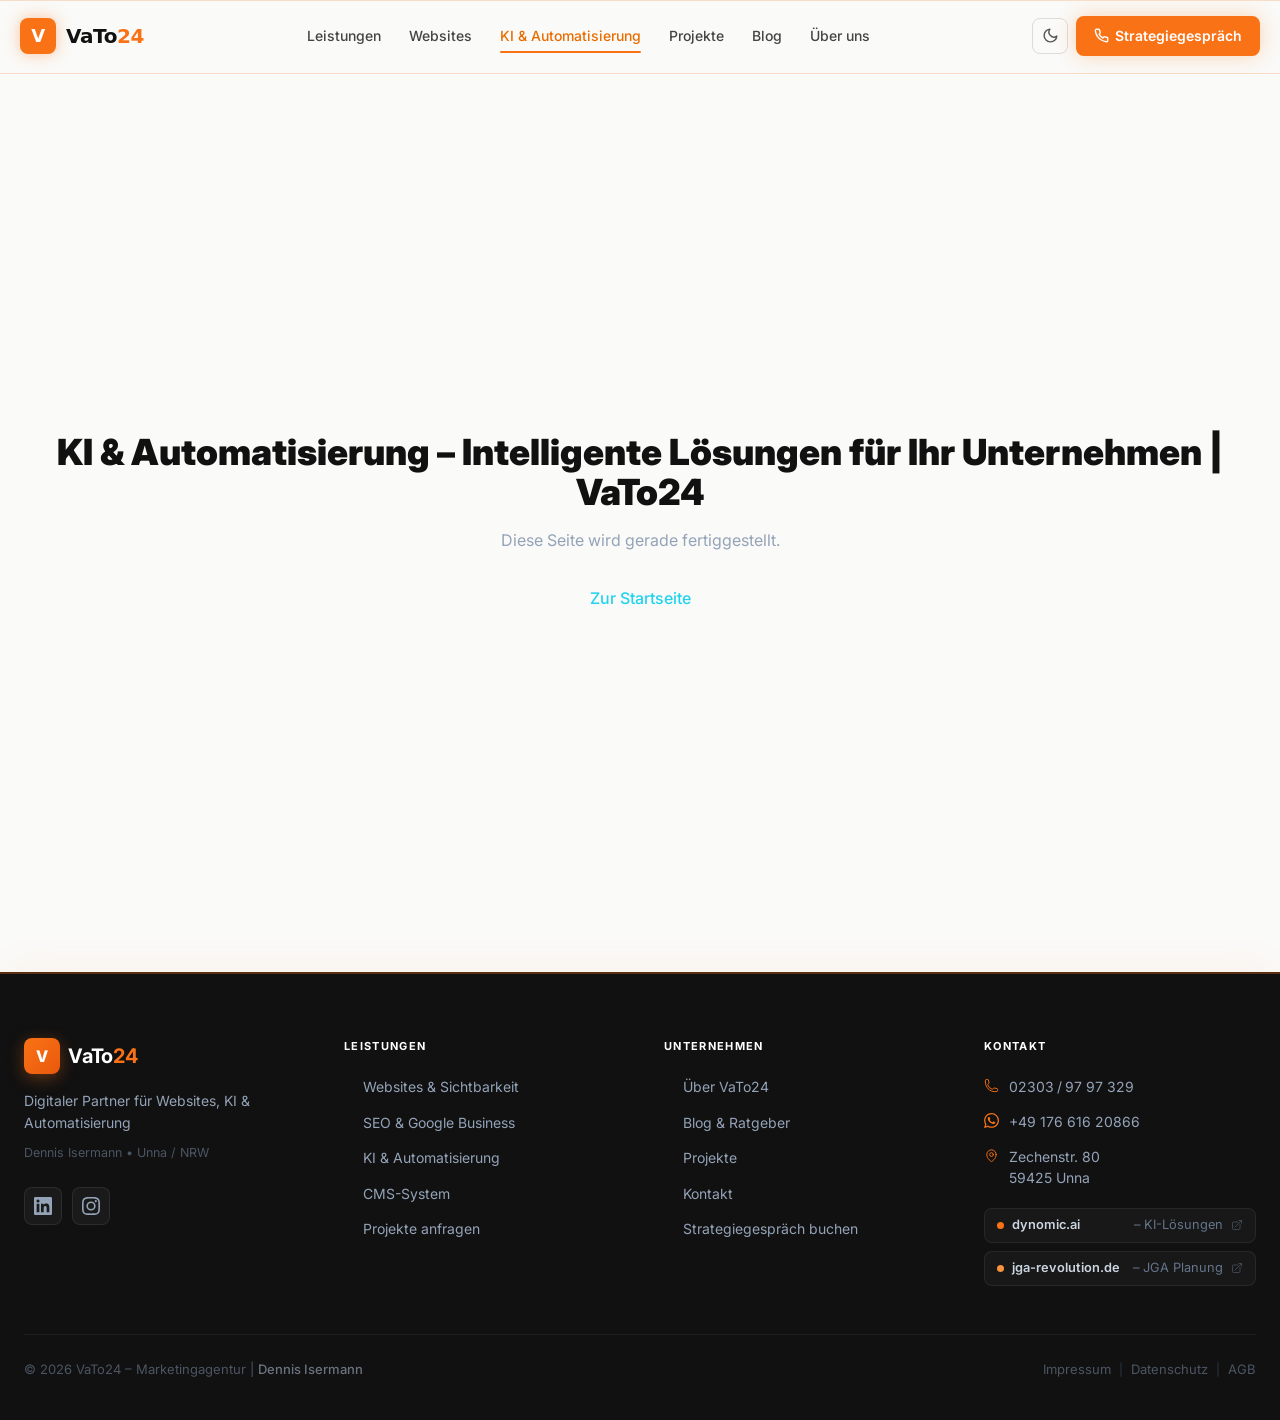
<file: ki/index.html>
<!DOCTYPE html>
<html lang="de" class="scroll-smooth">
<head>
  <meta charset="UTF-8" />
  <meta name="viewport" content="width=device-width, initial-scale=1.0" />
  <title>KI & Automatisierung – Intelligente Lösungen für Ihr Unternehmen | VaTo24</title>
  <meta name="description" content="KI-Integration und Prozessautomatisierung von VaTo24 aus Unna, NRW. Chatbots, Workflows und smarte Systeme für Ihr Unternehmen." />
  <meta name="author" content="Dennis Isermann – VaTo24" />
  <meta name="robots" content="index, follow" />
  <link rel="canonical" href="https://vato24.de/ki/" />
  <meta property="og:type" content="website" />
  <meta property="og:url" content="https://vato24.de/ki/" />
  <meta property="og:title" content="KI & Automatisierung – Intelligente Lösungen für Ihr Unternehmen | VaTo24" />
  <meta property="og:description" content="KI-Integration und Prozessautomatisierung von VaTo24 aus Unna, NRW. Chatbots, Workflows und smarte Systeme für Ihr Unternehmen." />
  <meta property="og:image" content="https://vato24.de/assets/og-image.jpg" />
  <meta property="og:locale" content="de_DE" />
  <meta property="og:site_name" content="VaTo24" />
  <link rel="preconnect" href="https://fonts.googleapis.com" />
  <link rel="preconnect" href="https://fonts.gstatic.com" crossorigin />
  <link href="https://fonts.googleapis.com/css2?family=Inter:wght@300;400;500;600;700;800;900&display=swap" rel="stylesheet" />
  <script type="module" crossorigin src="/assets/footer-vh9RchyU.js"></script>
  <script type="module" crossorigin src="/assets/animations-CetyjiHi.js"></script>
  <script type="module" crossorigin src="/assets/main-Dc2GDrvv.js"></script>
  <link rel="stylesheet" crossorigin href="/assets/footer-o9cNlJG-.css">
</head>
<body class="bg-[#08090f] text-slate-100 font-inter antialiased">
  <div id="site-header"></div>
  <main class="min-h-screen flex items-center justify-center">
    <div class="text-center px-6">
      <h1 class="text-4xl font-black mb-4">KI & Automatisierung – Intelligente Lösungen für Ihr Unternehmen | VaTo24</h1>
      <p class="text-slate-400 mb-8">Diese Seite wird gerade fertiggestellt.</p>
      <a href="/" class="inline-flex items-center gap-2 text-cyan-400 hover:text-cyan-300 font-medium transition-colors">Zur Startseite</a>
    </div>
  </main>
  <div id="site-footer"></div>
</body>
</html>
</file>
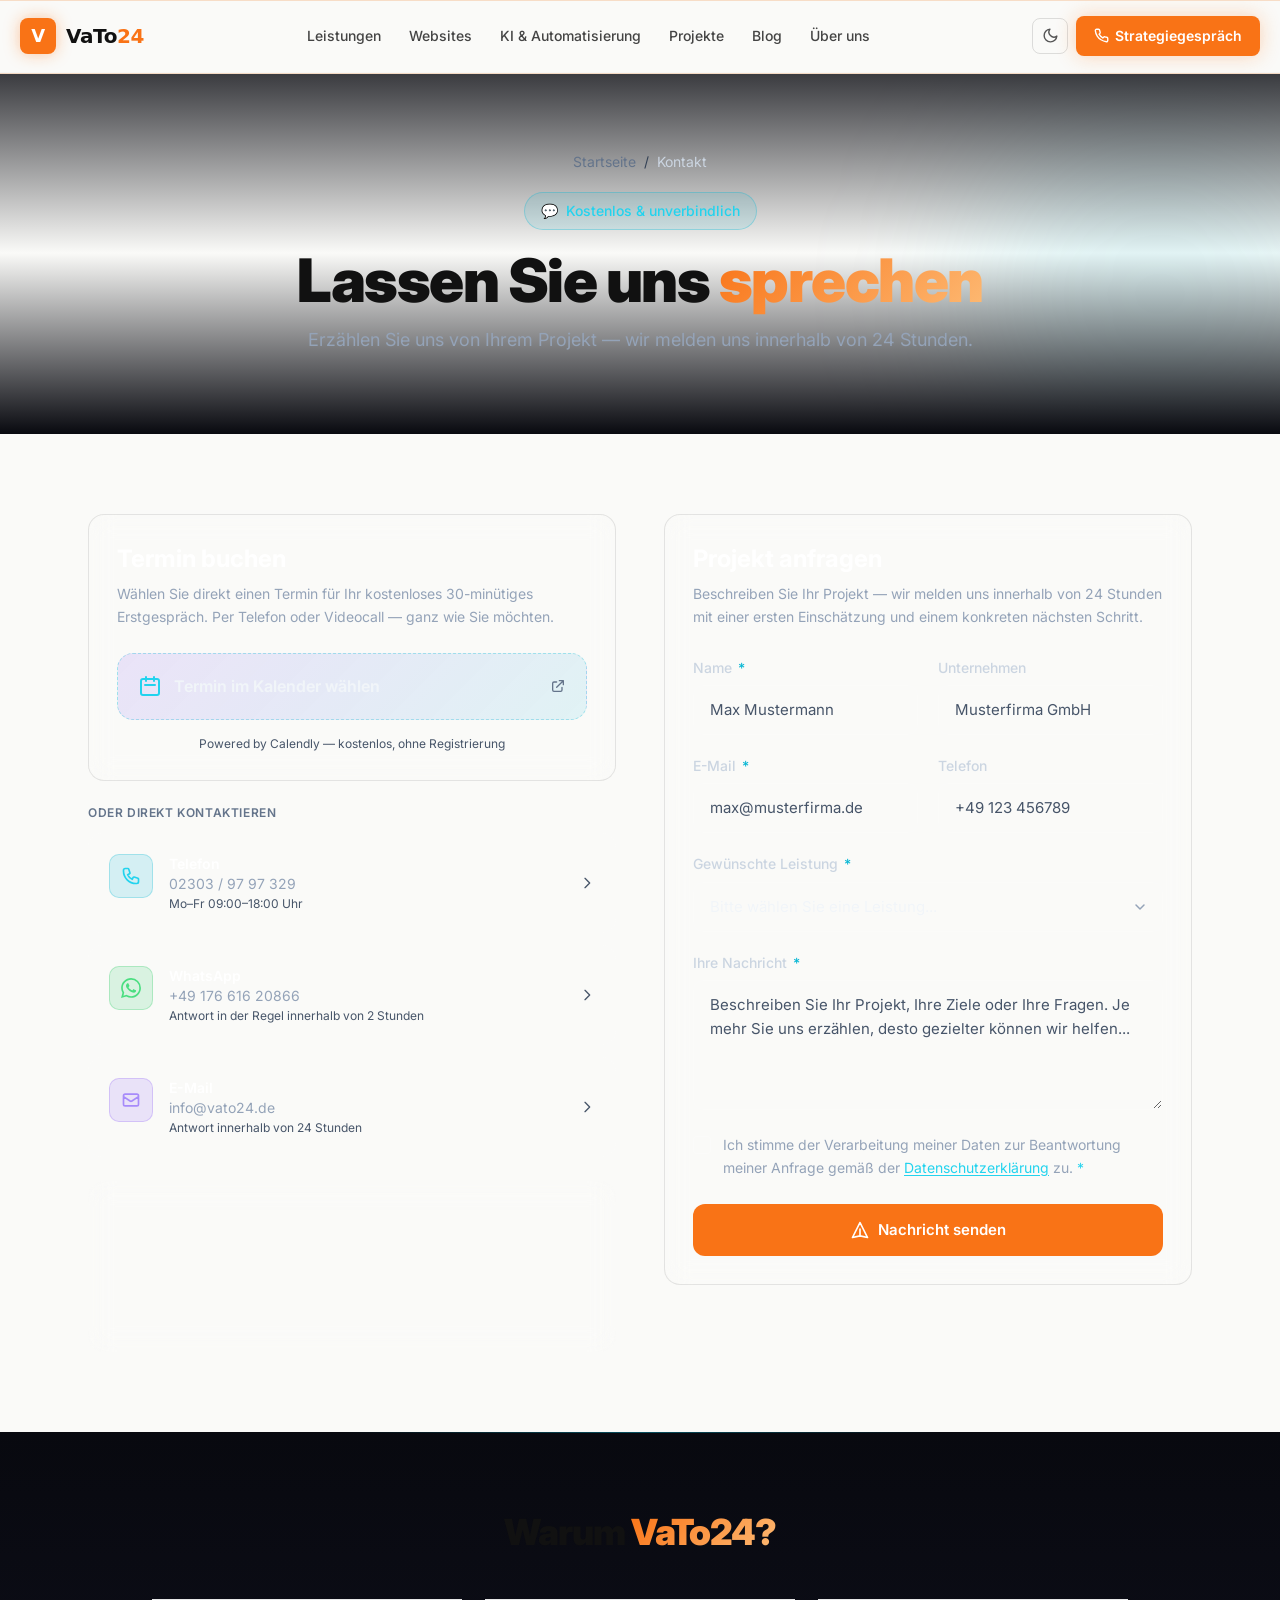
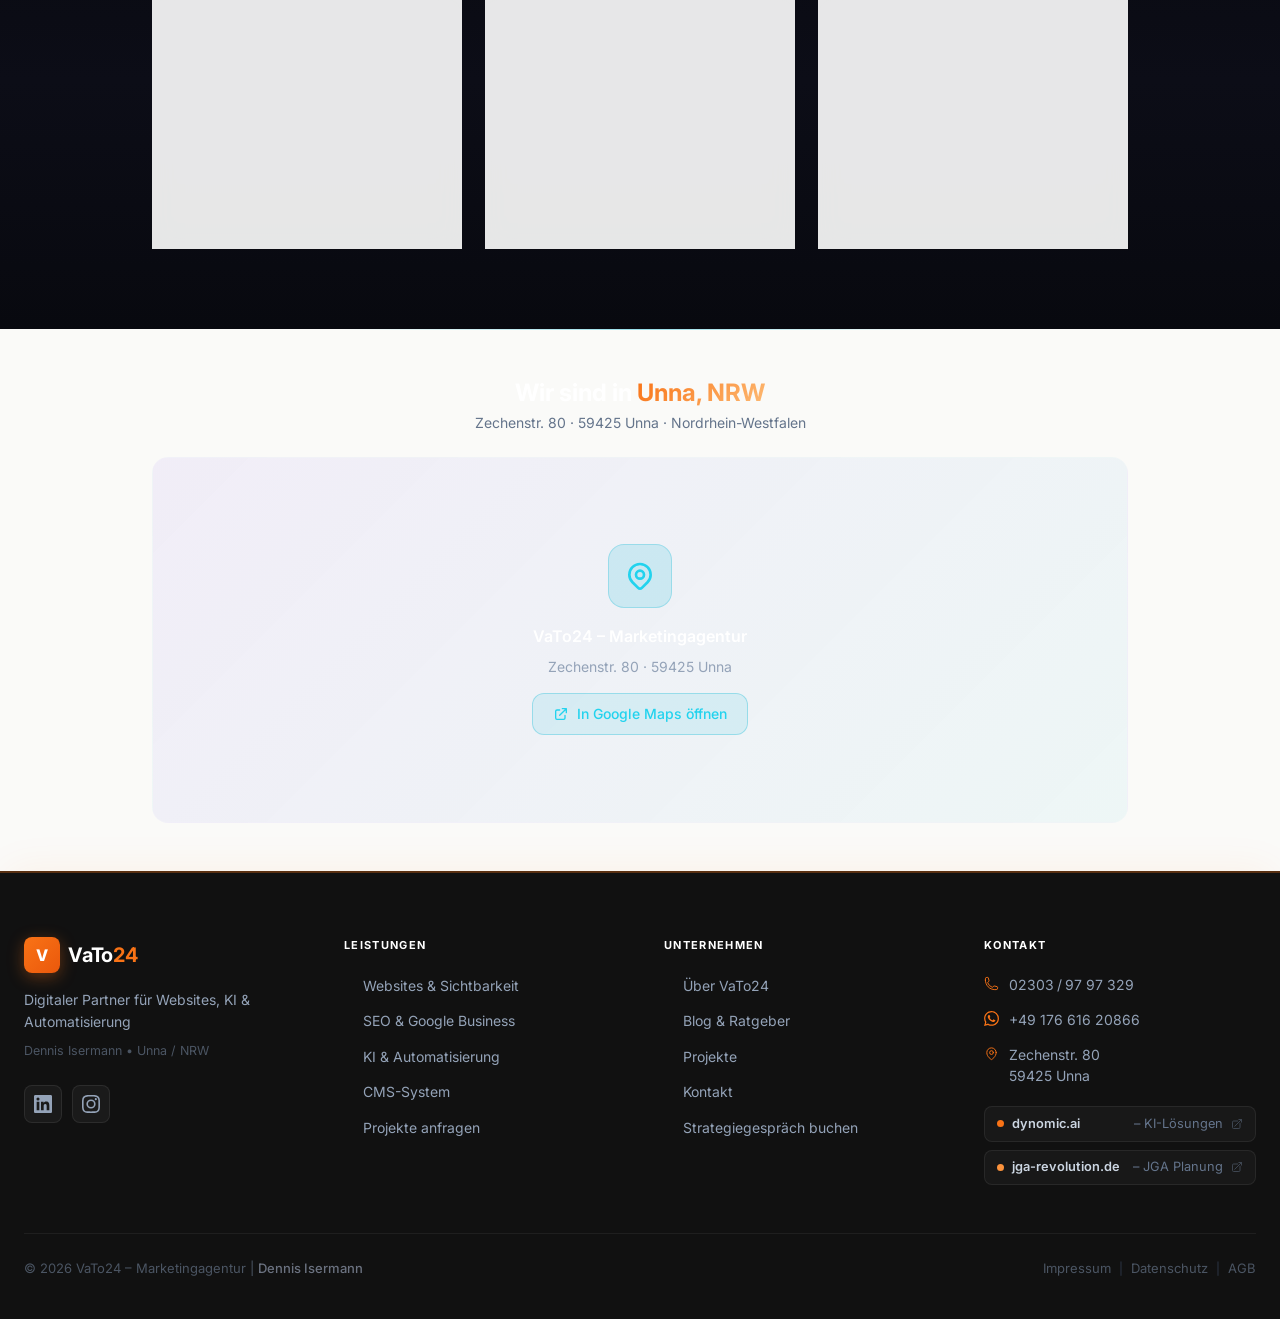
<file: kontakt/index.html>
<!DOCTYPE html>
<html lang="de" class="scroll-smooth">
<head>
  <meta charset="UTF-8" />
  <meta name="viewport" content="width=device-width, initial-scale=1.0" />

  <!-- Primary SEO -->
  <title>Kontakt – Termin buchen &amp; Projekt anfragen | VaTo24 Unna</title>
  <meta name="description" content="Nehmen Sie Kontakt auf mit VaTo24 in Unna. Kostenloses Erstgespräch buchen, Projekt anfragen oder direkt anrufen: 02303/97 97 329" />
  <meta name="keywords" content="VaTo24 Kontakt, Webagentur Unna Kontakt, Website anfragen, Erstgespräch buchen, Dennis Isermann" />
  <meta name="author" content="Dennis Isermann – VaTo24" />
  <meta name="robots" content="index, follow" />
  <link rel="canonical" href="https://vato24.de/kontakt/" />

  <!-- OpenGraph -->
  <meta property="og:type" content="website" />
  <meta property="og:url" content="https://vato24.de/kontakt/" />
  <meta property="og:title" content="Kontakt – Termin buchen &amp; Projekt anfragen | VaTo24 Unna" />
  <meta property="og:description" content="Kostenloses Erstgespräch buchen oder Projekt direkt anfragen. VaTo24 – Webagentur in Unna, NRW." />
  <meta property="og:image" content="https://vato24.de/assets/og-image.jpg" />
  <meta property="og:locale" content="de_DE" />
  <meta property="og:site_name" content="VaTo24" />

  <!-- Twitter Card -->
  <meta name="twitter:card" content="summary_large_image" />
  <meta name="twitter:title" content="Kontakt – VaTo24 Webagentur Unna" />
  <meta name="twitter:description" content="Kostenloses Erstgespräch buchen: 02303/97 97 329 oder per Kontaktformular." />
  <meta name="twitter:image" content="https://vato24.de/assets/og-image.jpg" />

  <!-- Schema.org -->
  <script type="application/ld+json">
  {
    "@context": "https://schema.org",
    "@type": "ContactPage",
    "name": "Kontakt – VaTo24",
    "url": "https://vato24.de/kontakt/",
    "mainEntity": {
      "@type": "LocalBusiness",
      "@id": "https://vato24.de/#business",
      "name": "VaTo24 – Marketingagentur",
      "telephone": "+492303979732",
      "email": "info@vato24.de",
      "address": {
        "@type": "PostalAddress",
        "streetAddress": "Zechenstr. 80",
        "addressLocality": "Unna",
        "postalCode": "59425",
        "addressCountry": "DE"
      },
      "openingHoursSpecification": [
        {
          "@type": "OpeningHoursSpecification",
          "dayOfWeek": ["Monday","Tuesday","Wednesday","Thursday","Friday"],
          "opens": "09:00",
          "closes": "18:00"
        }
      ]
    }
  }
  </script>

  <!-- Google Fonts -->
  <link rel="preconnect" href="https://fonts.googleapis.com" />
  <link rel="preconnect" href="https://fonts.gstatic.com" crossorigin />
  <link href="https://fonts.googleapis.com/css2?family=Inter:wght@300;400;500;600;700;800;900&display=swap" rel="stylesheet" />

  <!-- Vite / Tailwind CSS -->

  <style>
    :root {
      --bg:        #08090f;
      --bg-card:   rgba(255, 255, 255, 0.04);
      --bg-card-hover: rgba(255, 255, 255, 0.07);
      --border:    rgba(255, 255, 255, 0.08);
      --border-glow-cyan:  rgba(6, 182, 212, 0.35);
      --border-glow-violet: rgba(139, 92, 246, 0.35);
      --cyan:      #06b6d4;
      --violet:    #8b5cf6;
      --text:      #f1f5f9;
      --text-muted: #94a3b8;
    }

    * { box-sizing: border-box; }
    html { font-family: 'Inter', sans-serif; background: var(--bg); color: var(--text); }
    body { background-color: var(--bg); overflow-x: hidden; }

    .gradient-text {
      background: linear-gradient(135deg, var(--cyan) 0%, var(--violet) 100%);
      background-size: 200% 200%;
      -webkit-background-clip: text;
      -webkit-text-fill-color: transparent;
      background-clip: text;
      animation: gradient-text-anim 4s ease infinite;
    }
    @keyframes gradient-text-anim {
      0%, 100% { background-position: 0% 50%; }
      50%       { background-position: 100% 50%; }
    }

    .glass-card {
      background: var(--bg-card);
      border: 1px solid var(--border);
      backdrop-filter: blur(12px);
      -webkit-backdrop-filter: blur(12px);
      transition: background 0.3s ease, border-color 0.3s ease, transform 0.3s ease, box-shadow 0.3s ease;
    }
    .glass-card:hover {
      background: var(--bg-card-hover);
      border-color: var(--border-glow-cyan);
      transform: translateY(-3px);
      box-shadow: 0 16px 48px rgba(6, 182, 212, 0.1);
    }
    .glass-card-violet:hover {
      border-color: var(--border-glow-violet);
      box-shadow: 0 16px 48px rgba(139, 92, 246, 0.1);
    }
    .glass-card-static {
      background: var(--bg-card);
      border: 1px solid var(--border);
      backdrop-filter: blur(12px);
      -webkit-backdrop-filter: blur(12px);
    }

    .btn-primary {
      background: linear-gradient(135deg, var(--violet) 0%, var(--cyan) 100%);
      background-size: 200% 200%;
      transition: background-position 0.4s ease, transform 0.2s ease, box-shadow 0.3s ease;
      display: inline-flex;
      align-items: center;
      justify-content: center;
      gap: 0.5rem;
      padding: 0.75rem 1.75rem;
      border-radius: 0.75rem;
      color: white;
      font-weight: 600;
      text-decoration: none;
      cursor: pointer;
      border: none;
      font-size: 1rem;
    }
    .btn-primary:hover {
      background-position: right center;
      transform: translateY(-2px);
      box-shadow: 0 12px 40px rgba(6, 182, 212, 0.35);
    }

    .orb {
      position: absolute;
      border-radius: 50%;
      filter: blur(100px);
      animation: orb-drift 10s ease-in-out infinite;
      pointer-events: none;
    }
    @keyframes orb-drift {
      0%, 100% { transform: translate(0, 0) scale(1); }
      33%       { transform: translate(30px, -20px) scale(1.05); }
      66%       { transform: translate(-20px, 15px) scale(0.95); }
    }
    .orb-1 { animation-delay: 0s; }
    .orb-2 { animation-delay: -3s; }

    [data-animate] {
      opacity: 0;
      transform: translateY(30px);
      transition: opacity 0.7s ease, transform 0.7s ease;
    }
    [data-animate].is-visible {
      opacity: 1;
      transform: translateY(0);
    }
    [data-animate-delay="100"] { transition-delay: 0.1s; }
    [data-animate-delay="200"] { transition-delay: 0.2s; }
    [data-animate-delay="300"] { transition-delay: 0.3s; }
    [data-animate-delay="400"] { transition-delay: 0.4s; }
    [data-animate-delay="500"] { transition-delay: 0.5s; }

    .section-glow { position: relative; }
    .section-glow::before {
      content: '';
      position: absolute;
      top: 0; left: 50%;
      transform: translateX(-50%);
      width: 600px; max-width: 100%; height: 1px;
      background: linear-gradient(90deg, transparent, var(--cyan), transparent);
      opacity: 0.4;
    }

    /* Form styles */
    .form-field {
      display: flex;
      flex-direction: column;
      gap: 0.375rem;
    }
    .form-label {
      font-size: 0.875rem;
      font-weight: 500;
      color: #cbd5e1;
    }
    .form-label .required {
      color: #06b6d4;
      margin-left: 2px;
    }
    .form-input, .form-select, .form-textarea {
      width: 100%;
      padding: 0.75rem 1rem;
      background: rgba(255,255,255,0.04);
      border: 1px solid rgba(255,255,255,0.1);
      border-radius: 0.625rem;
      color: #f1f5f9;
      font-size: 0.9375rem;
      font-family: 'Inter', sans-serif;
      transition: border-color 0.2s ease, box-shadow 0.2s ease, background 0.2s ease;
      outline: none;
      -moz-appearance: none;
           appearance: none;
      -webkit-appearance: none;
    }
    .form-input::-moz-placeholder, .form-textarea::-moz-placeholder {
      color: #475569;
    }
    .form-input::placeholder, .form-textarea::placeholder {
      color: #475569;
    }
    .form-input:focus, .form-select:focus, .form-textarea:focus {
      border-color: rgba(6, 182, 212, 0.5);
      background: rgba(6, 182, 212, 0.04);
      box-shadow: 0 0 0 3px rgba(6, 182, 212, 0.1);
    }
    .form-input.error, .form-select.error, .form-textarea.error {
      border-color: rgba(239, 68, 68, 0.5);
      box-shadow: 0 0 0 3px rgba(239, 68, 68, 0.08);
    }
    .form-select {
      background-image: url("data:image/svg+xml,%3csvg xmlns='http://www.w3.org/2000/svg' fill='none' viewBox='0 0 20 20'%3e%3cpath stroke='%2394a3b8' stroke-linecap='round' stroke-linejoin='round' stroke-width='1.5' d='M6 8l4 4 4-4'/%3e%3c/svg%3e");
      background-repeat: no-repeat;
      background-position: right 0.75rem center;
      background-size: 1.25rem;
      padding-right: 2.5rem;
      cursor: pointer;
    }
    .form-select option {
      background: #0c0d17;
      color: #f1f5f9;
    }
    .form-textarea { resize: vertical; min-height: 130px; }
    .field-error {
      font-size: 0.8125rem;
      color: #f87171;
      display: none;
    }
    .field-error.show { display: block; }

    /* Checkbox */
    .form-checkbox-wrapper {
      display: flex;
      align-items: flex-start;
      gap: 0.75rem;
      cursor: pointer;
    }
    .form-checkbox {
      width: 1.125rem;
      height: 1.125rem;
      border-radius: 0.25rem;
      border: 1px solid rgba(255,255,255,0.2);
      background: rgba(255,255,255,0.04);
      flex-shrink: 0;
      margin-top: 0.125rem;
      -moz-appearance: none;
           appearance: none;
      -webkit-appearance: none;
      cursor: pointer;
      position: relative;
      transition: background 0.2s, border-color 0.2s;
    }
    .form-checkbox:checked {
      background: var(--cyan);
      border-color: var(--cyan);
    }
    .form-checkbox:checked::after {
      content: '';
      position: absolute;
      inset: 2px;
      background-image: url("data:image/svg+xml,%3csvg viewBox='0 0 16 16' fill='white' xmlns='http://www.w3.org/2000/svg'%3e%3cpath d='M12.207 4.793a1 1 0 010 1.414l-5 5a1 1 0 01-1.414 0l-2-2a1 1 0 011.414-1.414L6.5 9.086l4.293-4.293a1 1 0 011.414 0z'/%3e%3c/svg%3e");
    }
    .form-checkbox:focus { box-shadow: 0 0 0 3px rgba(6, 182, 212, 0.2); outline: none; }
    .form-checkbox.error { border-color: rgba(239, 68, 68, 0.5); }

    /* Contact info cards */
    .contact-card {
      display: flex;
      align-items: flex-start;
      gap: 1rem;
      padding: 1.25rem;
      border-radius: 0.875rem;
      background: rgba(255,255,255,0.03);
      border: 1px solid rgba(255,255,255,0.07);
      text-decoration: none;
      transition: background 0.2s, border-color 0.2s, transform 0.2s;
    }
    .contact-card:hover {
      background: rgba(6,182,212,0.06);
      border-color: rgba(6,182,212,0.25);
      transform: translateY(-2px);
    }
    .contact-card-icon {
      width: 2.75rem;
      height: 2.75rem;
      border-radius: 0.625rem;
      display: flex;
      align-items: center;
      justify-content: center;
      flex-shrink: 0;
    }

    /* Calendly placeholder button */
    .calendly-btn {
      width: 100%;
      padding: 1.25rem;
      border-radius: 1rem;
      background: linear-gradient(135deg, rgba(139,92,246,0.15), rgba(6,182,212,0.1));
      border: 1px dashed rgba(6,182,212,0.3);
      color: #f1f5f9;
      font-family: 'Inter', sans-serif;
      font-size: 1rem;
      font-weight: 600;
      cursor: pointer;
      display: flex;
      align-items: center;
      justify-content: center;
      gap: 0.75rem;
      transition: background 0.3s, border-color 0.3s, transform 0.2s;
      text-decoration: none;
    }
    .calendly-btn:hover {
      background: linear-gradient(135deg, rgba(139,92,246,0.25), rgba(6,182,212,0.15));
      border-color: rgba(6,182,212,0.5);
      transform: translateY(-2px);
    }

    /* Success state */
    #form-success {
      display: none;
    }
    #form-success.show {
      display: block;
    }

    /* Map placeholder */
    .map-placeholder {
      background: linear-gradient(135deg, rgba(139,92,246,0.08), rgba(6,182,212,0.05));
      border: 1px solid rgba(255,255,255,0.06);
      border-radius: 1rem;
      overflow: hidden;
      aspect-ratio: 16/6;
      display: flex;
      align-items: center;
      justify-content: center;
      position: relative;
    }

    #site-header { min-height: 0; }
  </style>
  <script type="module" crossorigin src="/assets/kontakt-m0WfPyAP.js"></script>
  <link rel="modulepreload" crossorigin href="/assets/footer-vh9RchyU.js">
  <link rel="stylesheet" crossorigin href="/assets/footer-o9cNlJG-.css">
</head>

<body class="bg-[#08090f] text-slate-100 font-inter antialiased">

  <div id="site-header"></div>

  <main>

    <!-- ============================================================
         HERO
    ============================================================ -->
    <section
      class="relative py-16 lg:py-20 overflow-hidden"
      aria-label="Kontakt Hero"
    >
      <div class="orb orb-1 w-[500px] h-[500px] bg-violet-600/12 top-[-100px] left-[-100px]"></div>
      <div class="orb orb-2 w-[400px] h-[400px] bg-cyan-500/10 bottom-[-60px] right-[-80px]"></div>
      <div class="absolute inset-0 bg-gradient-to-b from-[#08090f]/80 via-transparent to-[#08090f]"></div>

      <div class="relative container max-w-5xl mx-auto px-6 text-center">
        <!-- Breadcrumb -->
        <nav aria-label="Breadcrumb" class="mb-5">
          <ol class="flex items-center justify-center gap-2 text-sm text-slate-500">
            <li><a href="/" class="hover:text-cyan-400 transition-colors">Startseite</a></li>
            <li aria-hidden="true"><span class="text-slate-700">/</span></li>
            <li class="text-slate-300" aria-current="page">Kontakt</li>
          </ol>
        </nav>

        <div data-animate class="inline-flex items-center gap-2 px-4 py-2 rounded-full border border-cyan-500/30 bg-cyan-500/10 text-cyan-400 text-sm font-medium mb-5">
          <span>💬</span>
          <span>Kostenlos &amp; unverbindlich</span>
        </div>

        <h1
          data-animate
          data-animate-delay="100"
          class="text-4xl sm:text-5xl lg:text-6xl font-black leading-tight tracking-tight mb-4"
        >
          Lassen Sie uns
          <span class="gradient-text"> sprechen</span>
        </h1>

        <p data-animate data-animate-delay="200" class="text-lg text-slate-400 max-w-2xl mx-auto">
          Erzählen Sie uns von Ihrem Projekt — wir melden uns innerhalb von 24 Stunden.
        </p>
      </div>
    </section>


    <!-- ============================================================
         MAIN CONTACT SECTION
    ============================================================ -->
    <section
      id="termin"
      class="py-16 lg:py-20"
      aria-label="Kontaktoptionen und Formular"
    >
      <div class="container max-w-6xl mx-auto px-6">
        <div class="grid lg:grid-cols-2 gap-12">


          <!-- ====================================================
               LEFT COLUMN: Calendly + Direct contact
          ==================================================== -->
          <div class="space-y-6">

            <!-- Termin buchen -->
            <div data-animate class="glass-card-static rounded-2xl p-7">
              <h2 class="text-2xl font-bold text-white mb-2">Termin buchen</h2>
              <p class="text-slate-400 text-sm mb-6 leading-relaxed">
                Wählen Sie direkt einen Termin für Ihr kostenloses 30-minütiges Erstgespräch.
                Per Telefon oder Videocall — ganz wie Sie möchten.
              </p>

              <!-- Calendly embed placeholder -->
              <a
                href="https://calendly.com/vato24"
                target="_blank"
                rel="noopener noreferrer"
                class="calendly-btn"
                aria-label="Termin in Kalender buchen (öffnet in neuem Tab)"
              >
                <svg class="w-6 h-6 text-cyan-400 flex-shrink-0" fill="none" viewBox="0 0 24 24" stroke="currentColor" stroke-width="2" aria-hidden="true">
                  <path stroke-linecap="round" stroke-linejoin="round" d="M8 7V3m8 4V3m-9 8h10M5 21h14a2 2 0 002-2V7a2 2 0 00-2-2H5a2 2 0 00-2 2v12a2 2 0 002 2z"/>
                </svg>
                <span>Termin im Kalender wählen</span>
                <svg class="w-4 h-4 text-slate-500 ml-auto" fill="none" viewBox="0 0 24 24" stroke="currentColor" stroke-width="2" aria-hidden="true">
                  <path stroke-linecap="round" stroke-linejoin="round" d="M10 6H6a2 2 0 00-2 2v10a2 2 0 002 2h10a2 2 0 002-2v-4M14 4h6m0 0v6m0-6L10 14"/>
                </svg>
              </a>

              <p class="text-center text-slate-600 text-xs mt-4">
                Powered by Calendly — kostenlos, ohne Registrierung
              </p>
            </div>


            <!-- Oder direkt kontaktieren -->
            <div data-animate data-animate-delay="100">
              <p class="text-xs font-semibold text-slate-500 uppercase tracking-wider mb-3">Oder direkt kontaktieren</p>
              <div class="space-y-3">

                <a href="tel:+492303979732" class="contact-card" aria-label="Anrufen: 02303 / 97 97 329">
                  <div class="contact-card-icon bg-cyan-500/15 border border-cyan-500/25" aria-hidden="true">
                    <svg class="w-5 h-5 text-cyan-400" fill="none" viewBox="0 0 24 24" stroke="currentColor" stroke-width="2">
                      <path stroke-linecap="round" stroke-linejoin="round" d="M3 5a2 2 0 012-2h3.28a1 1 0 01.948.684l1.498 4.493a1 1 0 01-.502 1.21l-2.257 1.13a11.042 11.042 0 005.516 5.516l1.13-2.257a1 1 0 011.21-.502l4.493 1.498a1 1 0 01.684.949V19a2 2 0 01-2 2h-1C9.716 21 3 14.284 3 6V5z"/>
                    </svg>
                  </div>
                  <div>
                    <p class="text-white font-semibold text-sm">Telefon</p>
                    <p class="text-slate-400 text-sm">02303 / 97 97 329</p>
                    <p class="text-slate-600 text-xs mt-0.5">Mo–Fr 09:00–18:00 Uhr</p>
                  </div>
                  <svg class="w-4 h-4 text-slate-600 ml-auto self-center flex-shrink-0" fill="none" viewBox="0 0 24 24" stroke="currentColor" stroke-width="2" aria-hidden="true"><path stroke-linecap="round" stroke-linejoin="round" d="M9 5l7 7-7 7"/></svg>
                </a>

                <a href="https://wa.me/4917661620866" target="_blank" rel="noopener noreferrer" class="contact-card" aria-label="WhatsApp schreiben: +49 176 616 20866">
                  <div class="contact-card-icon bg-green-500/15 border border-green-500/25" aria-hidden="true">
                    <svg class="w-5 h-5 text-green-400" fill="currentColor" viewBox="0 0 24 24">
                      <path d="M17.472 14.382c-.297-.149-1.758-.867-2.03-.967-.273-.099-.471-.148-.67.15-.197.297-.767.966-.94 1.164-.173.199-.347.223-.644.075-.297-.15-1.255-.463-2.39-1.475-.883-.788-1.48-1.761-1.653-2.059-.173-.297-.018-.458.13-.606.134-.133.298-.347.446-.52.149-.174.198-.298.298-.497.099-.198.05-.371-.025-.52-.075-.149-.669-1.612-.916-2.207-.242-.579-.487-.5-.669-.51-.173-.008-.371-.01-.57-.01-.198 0-.52.074-.792.372-.272.297-1.04 1.016-1.04 2.479 0 1.462 1.065 2.875 1.213 3.074.149.198 2.096 3.2 5.077 4.487.709.306 1.262.489 1.694.625.712.227 1.36.195 1.871.118.571-.085 1.758-.719 2.006-1.413.248-.694.248-1.289.173-1.413-.074-.124-.272-.198-.57-.347m-5.421 7.403h-.004a9.87 9.87 0 01-5.031-1.378l-.361-.214-3.741.982.998-3.648-.235-.374a9.86 9.86 0 01-1.51-5.26c.001-5.45 4.436-9.884 9.888-9.884 2.64 0 5.122 1.03 6.988 2.898a9.825 9.825 0 012.893 6.994c-.003 5.45-4.437 9.884-9.885 9.884m8.413-18.297A11.815 11.815 0 0012.05 0C5.495 0 .16 5.335.157 11.892c0 2.096.547 4.142 1.588 5.945L.057 24l6.305-1.654a11.882 11.882 0 005.683 1.448h.005c6.554 0 11.89-5.335 11.893-11.893a11.821 11.821 0 00-3.48-8.413z"/>
                    </svg>
                  </div>
                  <div>
                    <p class="text-white font-semibold text-sm">WhatsApp</p>
                    <p class="text-slate-400 text-sm">+49 176 616 20866</p>
                    <p class="text-slate-600 text-xs mt-0.5">Antwort in der Regel innerhalb von 2 Stunden</p>
                  </div>
                  <svg class="w-4 h-4 text-slate-600 ml-auto self-center flex-shrink-0" fill="none" viewBox="0 0 24 24" stroke="currentColor" stroke-width="2" aria-hidden="true"><path stroke-linecap="round" stroke-linejoin="round" d="M9 5l7 7-7 7"/></svg>
                </a>

                <a href="mailto:info@vato24.de" class="contact-card" aria-label="E-Mail schreiben: info@vato24.de">
                  <div class="contact-card-icon bg-violet-500/15 border border-violet-500/25" aria-hidden="true">
                    <svg class="w-5 h-5 text-violet-400" fill="none" viewBox="0 0 24 24" stroke="currentColor" stroke-width="2">
                      <path stroke-linecap="round" stroke-linejoin="round" d="M3 8l7.89 5.26a2 2 0 002.22 0L21 8M5 19h14a2 2 0 002-2V7a2 2 0 00-2-2H5a2 2 0 00-2 2v10a2 2 0 002 2z"/>
                    </svg>
                  </div>
                  <div>
                    <p class="text-white font-semibold text-sm">E-Mail</p>
                    <p class="text-slate-400 text-sm">info@vato24.de</p>
                    <p class="text-slate-600 text-xs mt-0.5">Antwort innerhalb von 24 Stunden</p>
                  </div>
                  <svg class="w-4 h-4 text-slate-600 ml-auto self-center flex-shrink-0" fill="none" viewBox="0 0 24 24" stroke="currentColor" stroke-width="2" aria-hidden="true"><path stroke-linecap="round" stroke-linejoin="round" d="M9 5l7 7-7 7"/></svg>
                </a>

              </div>
            </div>


            <!-- Office address -->
            <div data-animate data-animate-delay="200" class="glass-card-static rounded-2xl p-6">
              <div class="flex items-start gap-4">
                <div class="w-10 h-10 rounded-lg bg-cyan-500/15 border border-cyan-500/25 flex items-center justify-center flex-shrink-0" aria-hidden="true">
                  <svg class="w-5 h-5 text-cyan-400" fill="none" viewBox="0 0 24 24" stroke="currentColor" stroke-width="2">
                    <path stroke-linecap="round" stroke-linejoin="round" d="M17.657 16.657L13.414 20.9a1.998 1.998 0 01-2.827 0l-4.244-4.243a8 8 0 1111.314 0z"/>
                    <path stroke-linecap="round" stroke-linejoin="round" d="M15 11a3 3 0 11-6 0 3 3 0 016 0z"/>
                  </svg>
                </div>
                <div>
                  <p class="text-white font-semibold mb-1">Büro Unna</p>
                  <address style="font-style:normal;" class="text-slate-400 text-sm leading-relaxed">
                    VaTo24 – Marketingagentur<br />
                    Zechenstr. 80<br />
                    59425 Unna<br />
                    Nordrhein-Westfalen
                  </address>
                </div>
                <div class="ml-auto">
                  <div>
                    <p class="text-xs font-semibold text-slate-500 mb-2">Öffnungszeiten</p>
                    <p class="text-slate-400 text-xs">Mo–Fr 09:00–18:00 Uhr</p>
                    <p class="text-slate-600 text-xs">Sa &amp; So nach Vereinbarung</p>
                  </div>
                </div>
              </div>
            </div>

          </div>


          <!-- ====================================================
               RIGHT COLUMN: Contact form
          ==================================================== -->
          <div data-animate data-animate-delay="150">
            <div class="glass-card-static rounded-2xl p-7">
              <h2 class="text-2xl font-bold text-white mb-2">Projekt anfragen</h2>
              <p class="text-slate-400 text-sm mb-7 leading-relaxed">
                Beschreiben Sie Ihr Projekt — wir melden uns innerhalb von 24 Stunden mit
                einer ersten Einschätzung und einem konkreten nächsten Schritt.
              </p>

              <!-- Contact Form -->
              <form
                id="contact-form"
                novalidate
                aria-label="Kontaktformular"
              >
                <div class="grid sm:grid-cols-2 gap-5 mb-5">

                  <!-- Name -->
                  <div class="form-field">
                    <label for="name" class="form-label">
                      Name <span class="required" aria-hidden="true">*</span>
                    </label>
                    <input
                      type="text"
                      id="name"
                      name="name"
                      class="form-input"
                      placeholder="Max Mustermann"
                      autocomplete="name"
                      required
                      aria-required="true"
                    />
                    <span class="field-error" id="name-error" role="alert">Bitte geben Sie Ihren Namen ein.</span>
                  </div>

                  <!-- Company -->
                  <div class="form-field">
                    <label for="company" class="form-label">Unternehmen</label>
                    <input
                      type="text"
                      id="company"
                      name="company"
                      class="form-input"
                      placeholder="Musterfirma GmbH"
                      autocomplete="organization"
                    />
                  </div>

                </div>

                <div class="grid sm:grid-cols-2 gap-5 mb-5">

                  <!-- Email -->
                  <div class="form-field">
                    <label for="email" class="form-label">
                      E-Mail <span class="required" aria-hidden="true">*</span>
                    </label>
                    <input
                      type="email"
                      id="email"
                      name="email"
                      class="form-input"
                      placeholder="max@musterfirma.de"
                      autocomplete="email"
                      required
                      aria-required="true"
                    />
                    <span class="field-error" id="email-error" role="alert">Bitte geben Sie eine gültige E-Mail-Adresse ein.</span>
                  </div>

                  <!-- Phone -->
                  <div class="form-field">
                    <label for="phone" class="form-label">Telefon</label>
                    <input
                      type="tel"
                      id="phone"
                      name="phone"
                      class="form-input"
                      placeholder="+49 123 456789"
                      autocomplete="tel"
                    />
                  </div>

                </div>

                <!-- Service -->
                <div class="form-field mb-5">
                  <label for="service" class="form-label">
                    Gewünschte Leistung <span class="required" aria-hidden="true">*</span>
                  </label>
                  <select
                    id="service"
                    name="service"
                    class="form-select"
                    required
                    aria-required="true"
                  >
                    <option value="" disabled selected>Bitte wählen Sie eine Leistung...</option>
                    <option value="website">Neue Website</option>
                    <option value="seo">SEO-Optimierung</option>
                    <option value="ki">KI-Integration / Chatbot</option>
                    <option value="google-business">Google Business Profil</option>
                    <option value="landingpage">Landingpage</option>
                    <option value="automatisierung">Prozessautomatisierung</option>
                    <option value="cms">CMS-System</option>
                    <option value="relaunch">Website-Relaunch</option>
                    <option value="beratung">Allgemeine Beratung</option>
                    <option value="sonstiges">Sonstiges</option>
                  </select>
                  <span class="field-error" id="service-error" role="alert">Bitte wählen Sie eine Leistung aus.</span>
                </div>

                <!-- Message -->
                <div class="form-field mb-6">
                  <label for="message" class="form-label">
                    Ihre Nachricht <span class="required" aria-hidden="true">*</span>
                  </label>
                  <textarea
                    id="message"
                    name="message"
                    class="form-textarea"
                    placeholder="Beschreiben Sie Ihr Projekt, Ihre Ziele oder Ihre Fragen. Je mehr Sie uns erzählen, desto gezielter können wir helfen..."
                    required
                    aria-required="true"
                  ></textarea>
                  <span class="field-error" id="message-error" role="alert">Bitte schreiben Sie uns eine kurze Nachricht.</span>
                </div>

                <!-- DSGVO Checkbox -->
                <div class="mb-6">
                  <label class="form-checkbox-wrapper" for="dsgvo">
                    <input
                      type="checkbox"
                      id="dsgvo"
                      name="dsgvo"
                      class="form-checkbox"
                      required
                      aria-required="true"
                    />
                    <span class="text-slate-400 text-sm leading-relaxed">
                      Ich stimme der Verarbeitung meiner Daten zur Beantwortung meiner Anfrage gemäß der
                      <a href="/datenschutz/" class="text-cyan-400 hover:text-cyan-300 underline underline-offset-2">Datenschutzerklärung</a> zu.
                      <span class="text-cyan-400">*</span>
                    </span>
                  </label>
                  <span class="field-error mt-1" id="dsgvo-error" role="alert">Bitte stimmen Sie der Datenschutzerklärung zu.</span>
                </div>

                <!-- Submit -->
                <button type="submit" class="btn-primary w-full py-4 text-base" id="submit-btn">
                  <svg class="w-5 h-5" fill="none" viewBox="0 0 24 24" stroke="currentColor" stroke-width="2" aria-hidden="true">
                    <path stroke-linecap="round" stroke-linejoin="round" d="M12 19l9 2-9-18-9 18 9-2zm0 0v-8"/>
                  </svg>
                  <span id="submit-label">Nachricht senden</span>
                </button>

              </form>

              <!-- Success message -->
              <div id="form-success" class="text-center py-8" aria-live="polite" aria-atomic="true">
                <div class="w-16 h-16 rounded-full bg-green-500/15 border border-green-500/30 flex items-center justify-center mx-auto mb-4" aria-hidden="true">
                  <svg class="w-8 h-8 text-green-400" fill="none" viewBox="0 0 24 24" stroke="currentColor" stroke-width="2">
                    <path stroke-linecap="round" stroke-linejoin="round" d="M5 13l4 4L19 7"/>
                  </svg>
                </div>
                <h3 class="text-xl font-bold text-white mb-2">Nachricht gesendet!</h3>
                <p class="text-slate-400 leading-relaxed">
                  Vielen Dank für Ihre Anfrage. Wir melden uns in der Regel
                  innerhalb von 24 Stunden bei Ihnen.
                </p>
              </div>

            </div>
          </div>

        </div>
      </div>
    </section>


    <!-- ============================================================
         TRUST SECTION
    ============================================================ -->
    <section
      class="py-16 lg:py-20 bg-gradient-to-b from-[#08090f] via-[#0c0d17] to-[#08090f] section-glow"
      aria-label="Warum VaTo24"
    >
      <div class="container max-w-5xl mx-auto px-6">
        <div class="text-center mb-12">
          <h2 data-animate class="text-3xl lg:text-4xl font-black tracking-tight mb-3">
            Warum <span class="gradient-text">VaTo24?</span>
          </h2>
        </div>

        <div class="grid sm:grid-cols-3 gap-6">

          <div data-animate class="glass-card rounded-2xl p-7 text-center">
            <div class="w-12 h-12 rounded-xl bg-cyan-500/15 border border-cyan-500/25 flex items-center justify-center mx-auto mb-4" aria-hidden="true">
              <svg class="w-6 h-6 text-cyan-400" fill="none" viewBox="0 0 24 24" stroke="currentColor" stroke-width="2">
                <path stroke-linecap="round" stroke-linejoin="round" d="M9 12l2 2 4-4m5.618-4.016A11.955 11.955 0 0112 2.944a11.955 11.955 0 01-8.618 3.04A12.02 12.02 0 003 9c0 5.591 3.824 10.29 9 11.622 5.176-1.332 9-6.03 9-11.622 0-1.042-.133-2.052-.382-3.016z"/>
              </svg>
            </div>
            <h3 class="text-lg font-bold text-white mb-2">15+ Jahre Erfahrung</h3>
            <p class="text-slate-400 text-sm leading-relaxed">
              Seit 2009 begleiten wir Unternehmen digital. Keine Spielerei — echte, messbare Ergebnisse über 200+ Projekte.
            </p>
          </div>

          <div data-animate data-animate-delay="100" class="glass-card glass-card-violet rounded-2xl p-7 text-center">
            <div class="w-12 h-12 rounded-xl bg-violet-500/15 border border-violet-500/25 flex items-center justify-center mx-auto mb-4" aria-hidden="true">
              <svg class="w-6 h-6 text-violet-400" fill="none" viewBox="0 0 24 24" stroke="currentColor" stroke-width="2">
                <path stroke-linecap="round" stroke-linejoin="round" d="M13 10V3L4 14h7v7l9-11h-7z"/>
              </svg>
            </div>
            <h3 class="text-lg font-bold text-white mb-2">Alles aus einer Hand</h3>
            <p class="text-slate-400 text-sm leading-relaxed">
              Website, SEO, KI, Automatisierung — ein Ansprechpartner für alles. Keine Schnittstellenprobleme, kein Koordinationsaufwand.
            </p>
          </div>

          <div data-animate data-animate-delay="200" class="glass-card rounded-2xl p-7 text-center">
            <div class="w-12 h-12 rounded-xl bg-cyan-500/15 border border-cyan-500/25 flex items-center justify-center mx-auto mb-4" aria-hidden="true">
              <svg class="w-6 h-6 text-cyan-400" fill="none" viewBox="0 0 24 24" stroke="currentColor" stroke-width="2">
                <path stroke-linecap="round" stroke-linejoin="round" d="M17 20h5v-2a3 3 0 00-5.356-1.857M17 20H7m10 0v-2c0-.656-.126-1.283-.356-1.857M7 20H2v-2a3 3 0 015.356-1.857M7 20v-2c0-.656.126-1.283.356-1.857m0 0a5.002 5.002 0 019.288 0M15 7a3 3 0 11-6 0 3 3 0 016 0z"/>
              </svg>
            </div>
            <h3 class="text-lg font-bold text-white mb-2">Echter Partner</h3>
            <p class="text-slate-400 text-sm leading-relaxed">
              Wir denken mit. Kein Auftragsnehmer, der einfach umsetzt — sondern ein Partner, der Ihren Erfolg als seinen eigenen versteht.
            </p>
          </div>

        </div>
      </div>
    </section>


    <!-- ============================================================
         MAP PLACEHOLDER
    ============================================================ -->
    <section
      class="py-12 section-glow"
      aria-label="Standort"
    >
      <div class="container max-w-5xl mx-auto px-6">
        <div class="text-center mb-6">
          <h2 data-animate class="text-2xl font-bold text-white">
            Wir sind in <span class="gradient-text">Unna, NRW</span>
          </h2>
          <p data-animate data-animate-delay="100" class="text-slate-500 text-sm mt-1">Zechenstr. 80 · 59425 Unna · Nordrhein-Westfalen</p>
        </div>

        <div data-animate data-animate-delay="200" class="map-placeholder" role="img" aria-label="Karte: Zechenstr. 80, 59425 Unna">
          <!-- Google Maps embed placeholder -->
          <div class="text-center px-6">
            <div class="w-16 h-16 rounded-2xl bg-cyan-500/15 border border-cyan-500/25 flex items-center justify-center mx-auto mb-4" aria-hidden="true">
              <svg class="w-8 h-8 text-cyan-400" fill="none" viewBox="0 0 24 24" stroke="currentColor" stroke-width="2">
                <path stroke-linecap="round" stroke-linejoin="round" d="M17.657 16.657L13.414 20.9a1.998 1.998 0 01-2.827 0l-4.244-4.243a8 8 0 1111.314 0z"/>
                <path stroke-linecap="round" stroke-linejoin="round" d="M15 11a3 3 0 11-6 0 3 3 0 016 0z"/>
              </svg>
            </div>
            <p class="text-white font-semibold mb-2">VaTo24 – Marketingagentur</p>
            <p class="text-slate-400 text-sm mb-4">Zechenstr. 80 · 59425 Unna</p>
            <a
              href="https://maps.google.com/?q=Zechenstr.+80,+59425+Unna"
              target="_blank"
              rel="noopener noreferrer"
              class="inline-flex items-center gap-2 px-5 py-2.5 rounded-xl border border-cyan-500/30 bg-cyan-500/10 text-cyan-400 text-sm font-medium hover:bg-cyan-500/20 transition-colors"
              aria-label="In Google Maps öffnen"
            >
              <svg class="w-4 h-4" fill="none" viewBox="0 0 24 24" stroke="currentColor" stroke-width="2" aria-hidden="true"><path stroke-linecap="round" stroke-linejoin="round" d="M10 6H6a2 2 0 00-2 2v10a2 2 0 002 2h10a2 2 0 002-2v-4M14 4h6m0 0v6m0-6L10 14"/></svg>
              In Google Maps öffnen
            </a>
          </div>
        </div>
      </div>
    </section>

  </main>

  <div id="site-footer"></div>


  <script>
    // Scroll Reveal
    (function () {
      var els = document.querySelectorAll('[data-animate]');
      if (!els.length) return;
      var obs = new IntersectionObserver(function (entries) {
        entries.forEach(function (e) {
          if (e.isIntersecting) { e.target.classList.add('is-visible'); obs.unobserve(e.target); }
        });
      }, { threshold: 0.1, rootMargin: '0px 0px -50px 0px' });
      els.forEach(function (el) { obs.observe(el); });
    })();


    // ============================================================
    // CONTACT FORM VALIDATION & SUBMISSION
    // ============================================================
    (function () {
      var form        = document.getElementById('contact-form');
      var successDiv  = document.getElementById('form-success');
      var submitBtn   = document.getElementById('submit-btn');
      var submitLabel = document.getElementById('submit-label');

      if (!form) return;

      function getVal(id) {
        var el = document.getElementById(id);
        return el ? el.value.trim() : '';
      }

      function isValidEmail(email) {
        return /^[^\s@]+@[^\s@]+\.[^\s@]+$/.test(email);
      }

      function showError(fieldId, errorId, show) {
        var field = document.getElementById(fieldId);
        var error = document.getElementById(errorId);
        if (field) field.classList.toggle('error', show);
        if (error) error.classList.toggle('show', show);
      }

      function validateForm() {
        var valid = true;

        // Name
        var nameVal = getVal('name');
        var nameErr = !nameVal || nameVal.length < 2;
        showError('name', 'name-error', nameErr);
        if (nameErr) valid = false;

        // Email
        var emailVal = getVal('email');
        var emailErr = !isValidEmail(emailVal);
        showError('email', 'email-error', emailErr);
        if (emailErr) valid = false;

        // Service
        var serviceVal = getVal('service');
        var serviceErr = !serviceVal;
        showError('service', 'service-error', serviceErr);
        if (serviceErr) valid = false;

        // Message
        var messageVal = getVal('message');
        var messageErr = !messageVal || messageVal.length < 10;
        showError('message', 'message-error', messageErr);
        if (messageErr) valid = false;

        // DSGVO
        var dsgvoEl  = document.getElementById('dsgvo');
        var dsgvoErr = !dsgvoEl || !dsgvoEl.checked;
        if (dsgvoEl) dsgvoEl.classList.toggle('error', dsgvoErr);
        var dsgvoErrorEl = document.getElementById('dsgvo-error');
        if (dsgvoErrorEl) dsgvoErrorEl.classList.toggle('show', dsgvoErr);
        if (dsgvoErr) valid = false;

        return valid;
      }

      // Live validation on blur
      ['name', 'email', 'service', 'message'].forEach(function (id) {
        var el = document.getElementById(id);
        if (!el) return;
        el.addEventListener('blur', function () {
          if (id === 'name') showError('name', 'name-error', !this.value.trim() || this.value.trim().length < 2);
          if (id === 'email') showError('email', 'email-error', !isValidEmail(this.value.trim()));
          if (id === 'service') showError('service', 'service-error', !this.value.trim());
          if (id === 'message') showError('message', 'message-error', !this.value.trim() || this.value.trim().length < 10);
        });
        el.addEventListener('input', function () {
          if (this.classList.contains('error')) {
            if (id === 'name') showError('name', 'name-error', !this.value.trim() || this.value.trim().length < 2);
            if (id === 'email') showError('email', 'email-error', !isValidEmail(this.value.trim()));
            if (id === 'service') showError('service', 'service-error', !this.value.trim());
            if (id === 'message') showError('message', 'message-error', !this.value.trim() || this.value.trim().length < 10);
          }
        });
      });

      form.addEventListener('submit', function (e) {
        e.preventDefault();

        if (!validateForm()) {
          // Scroll to first error
          var firstError = form.querySelector('.form-input.error, .form-select.error, .form-textarea.error, .form-checkbox.error');
          if (firstError) firstError.scrollIntoView({ behavior: 'smooth', block: 'center' });
          return;
        }

        // Simulate submission
        submitLabel.textContent = 'Wird gesendet...';
        submitBtn.disabled = true;
        submitBtn.style.opacity = '0.7';

        // Simulate async (in production: fetch/XMLHttpRequest to backend)
        setTimeout(function () {
          form.style.display = 'none';
          successDiv.classList.add('show');
        }, 1200);
      });

    })();
  </script>

</body>
</html>
</file>
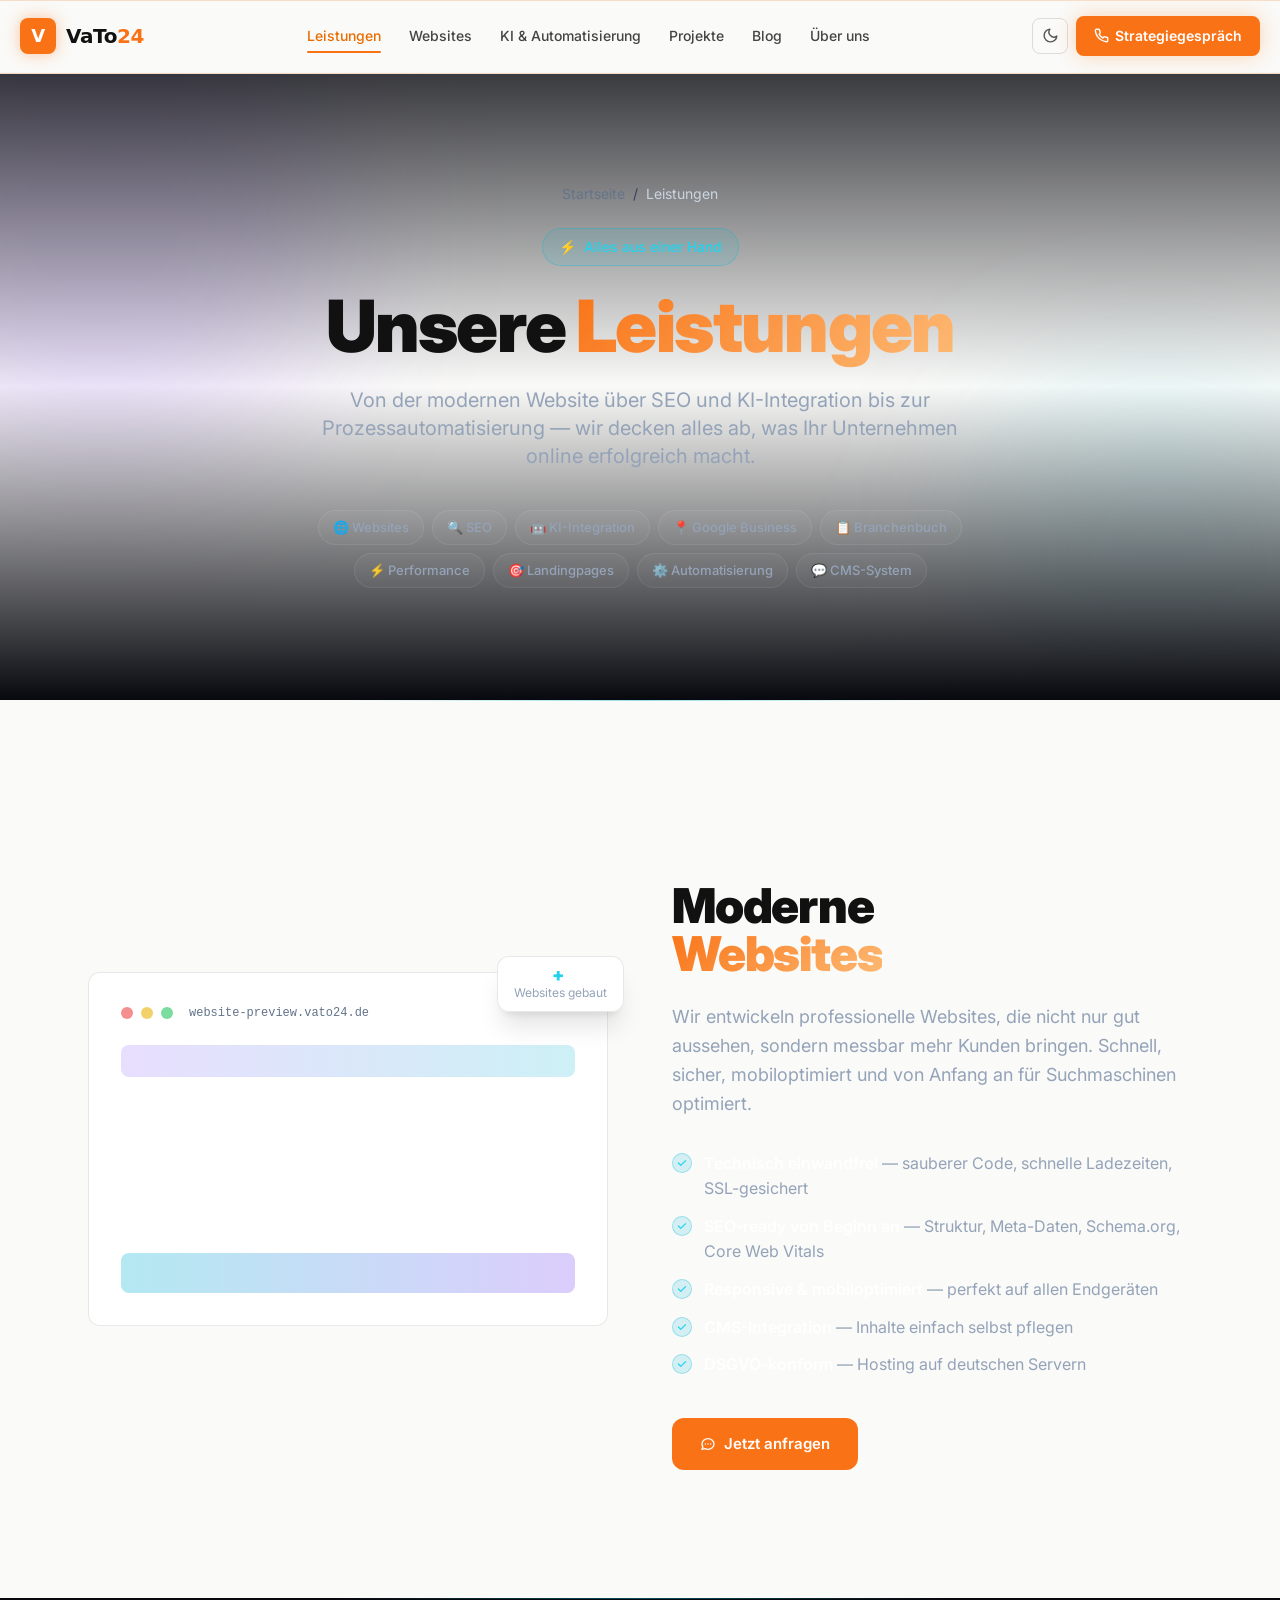
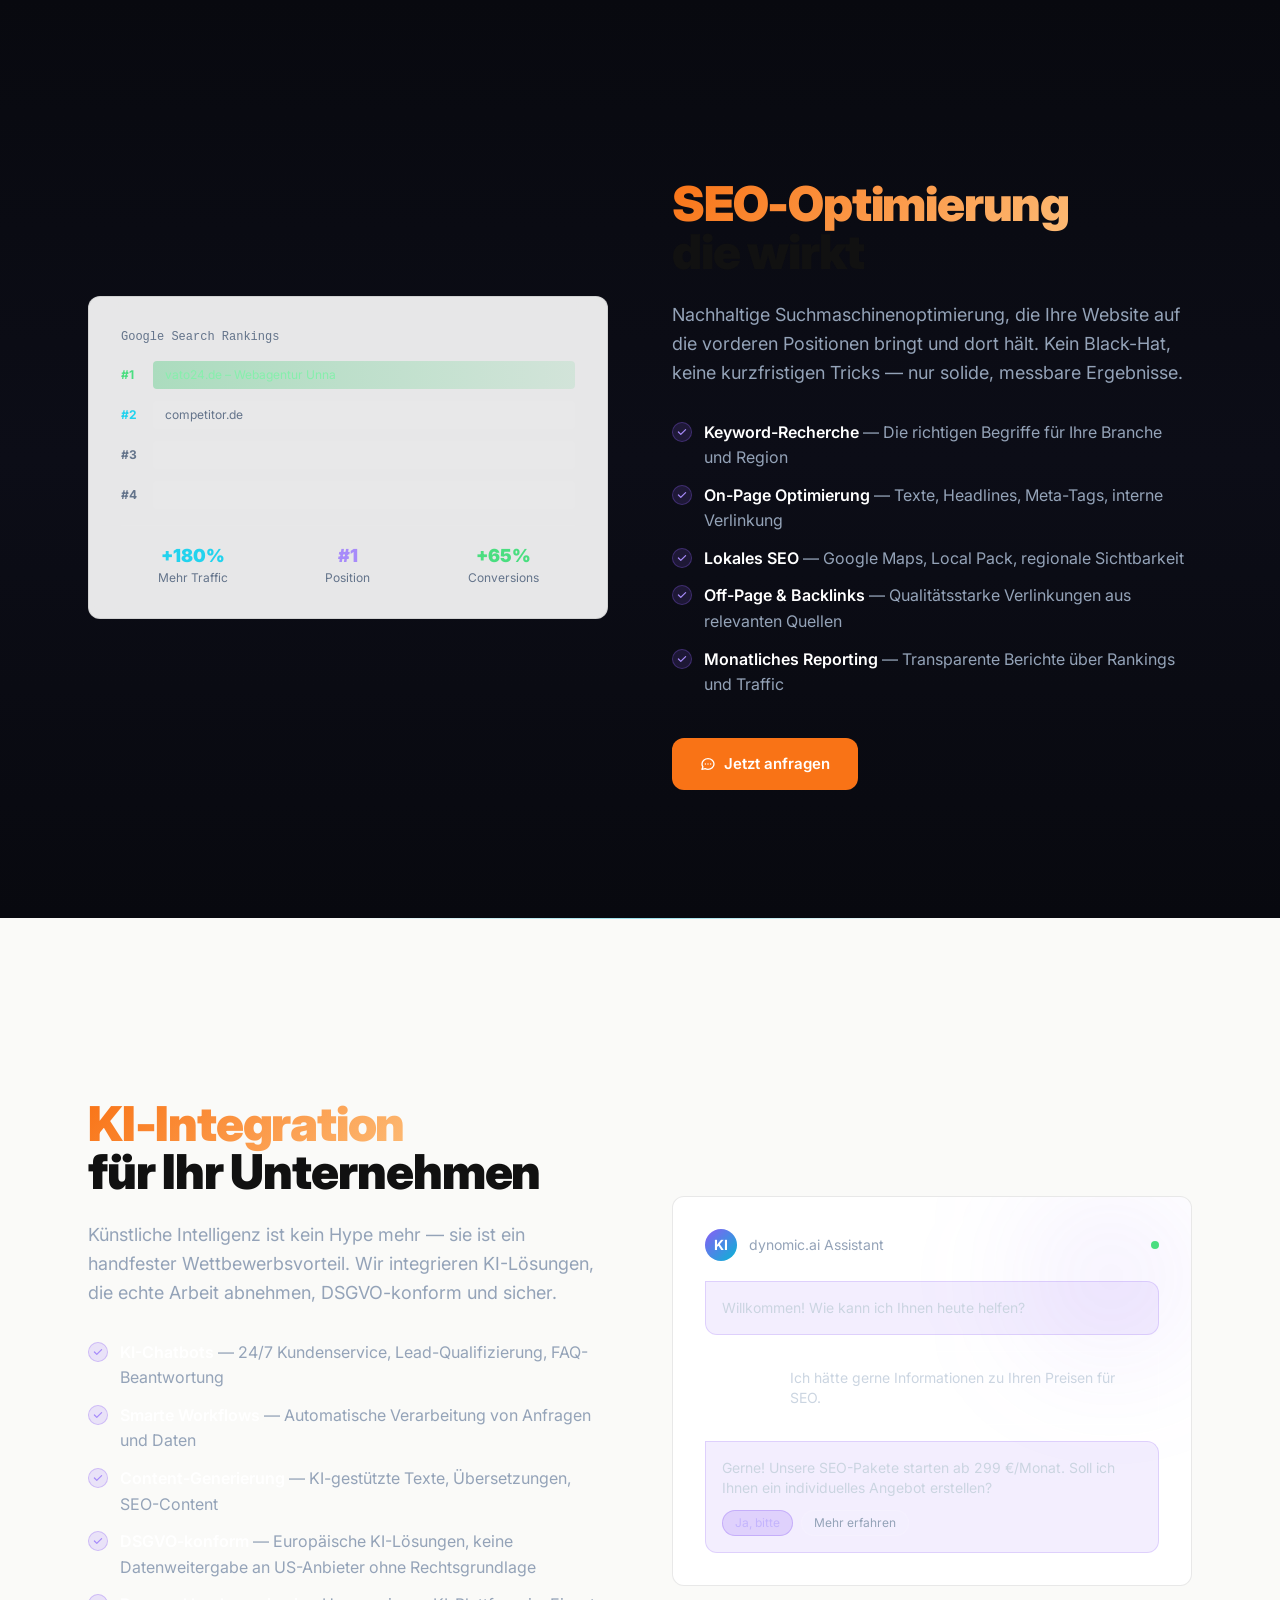
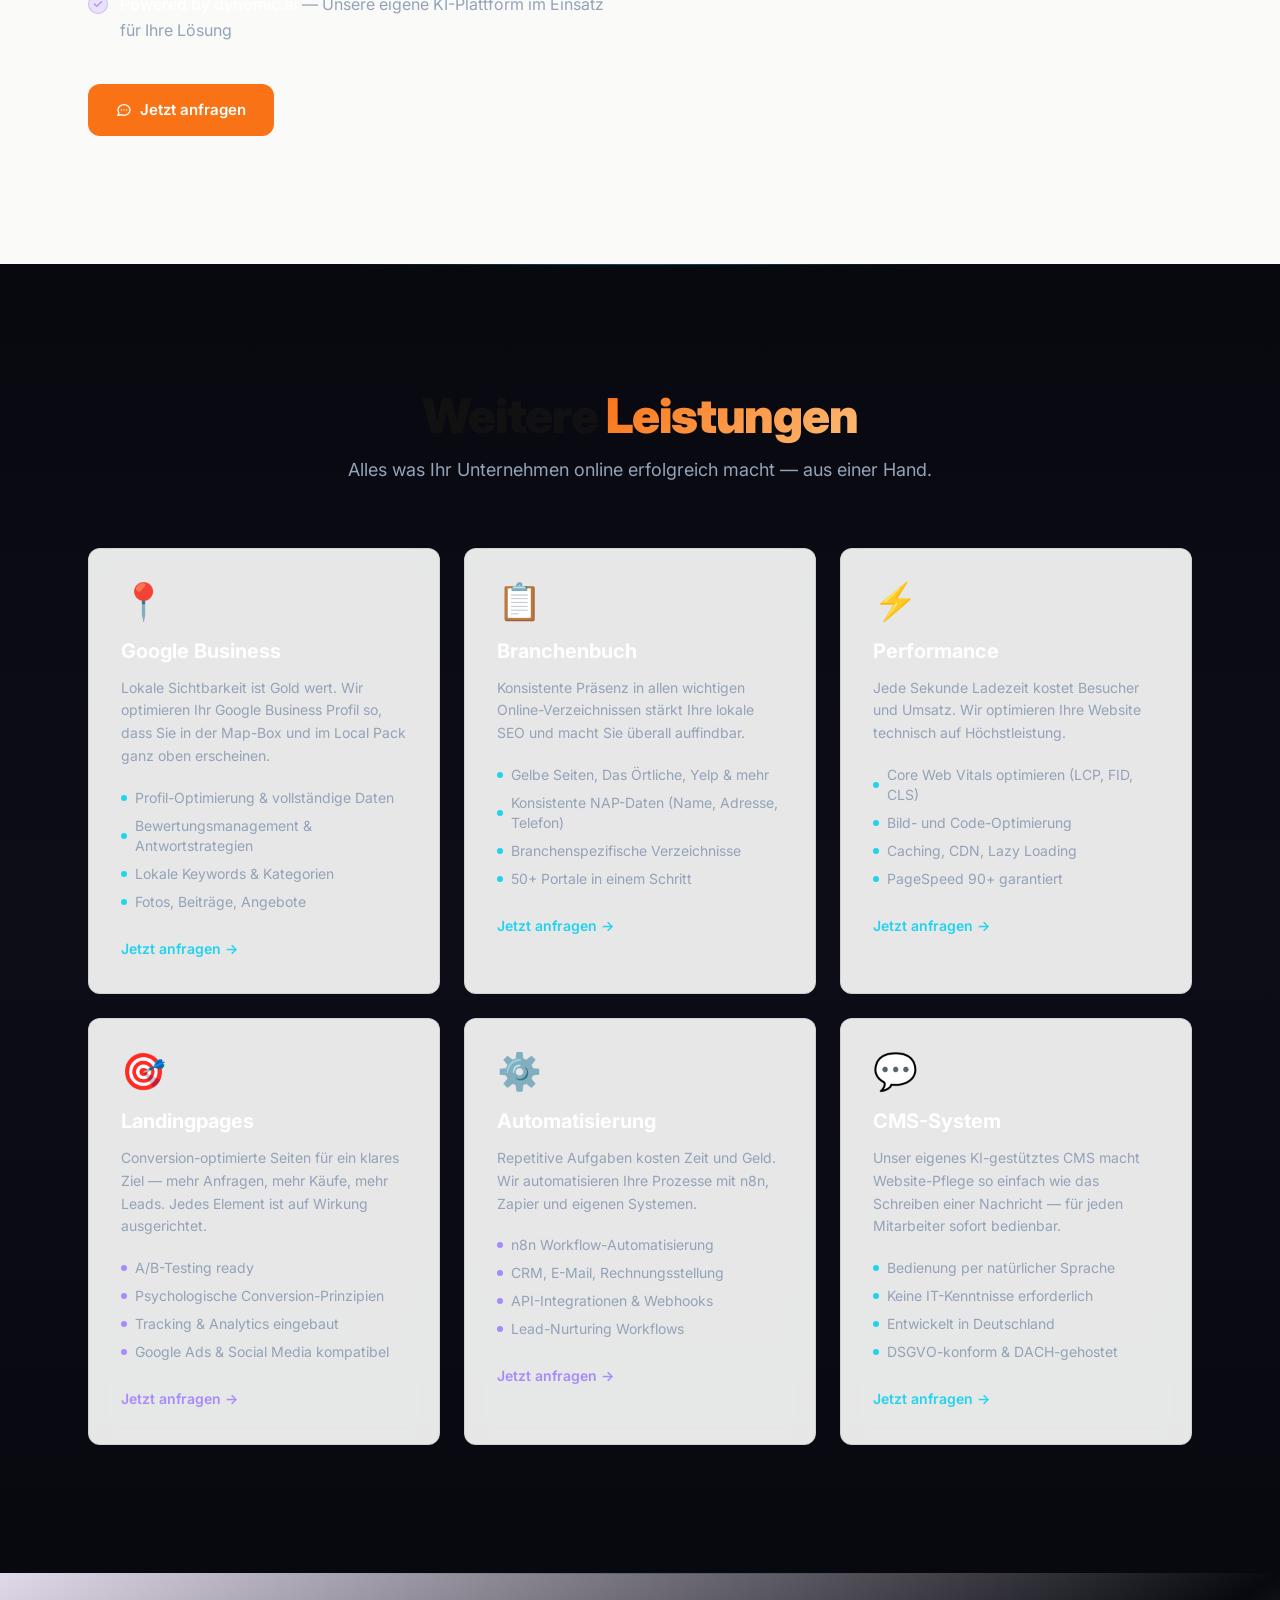
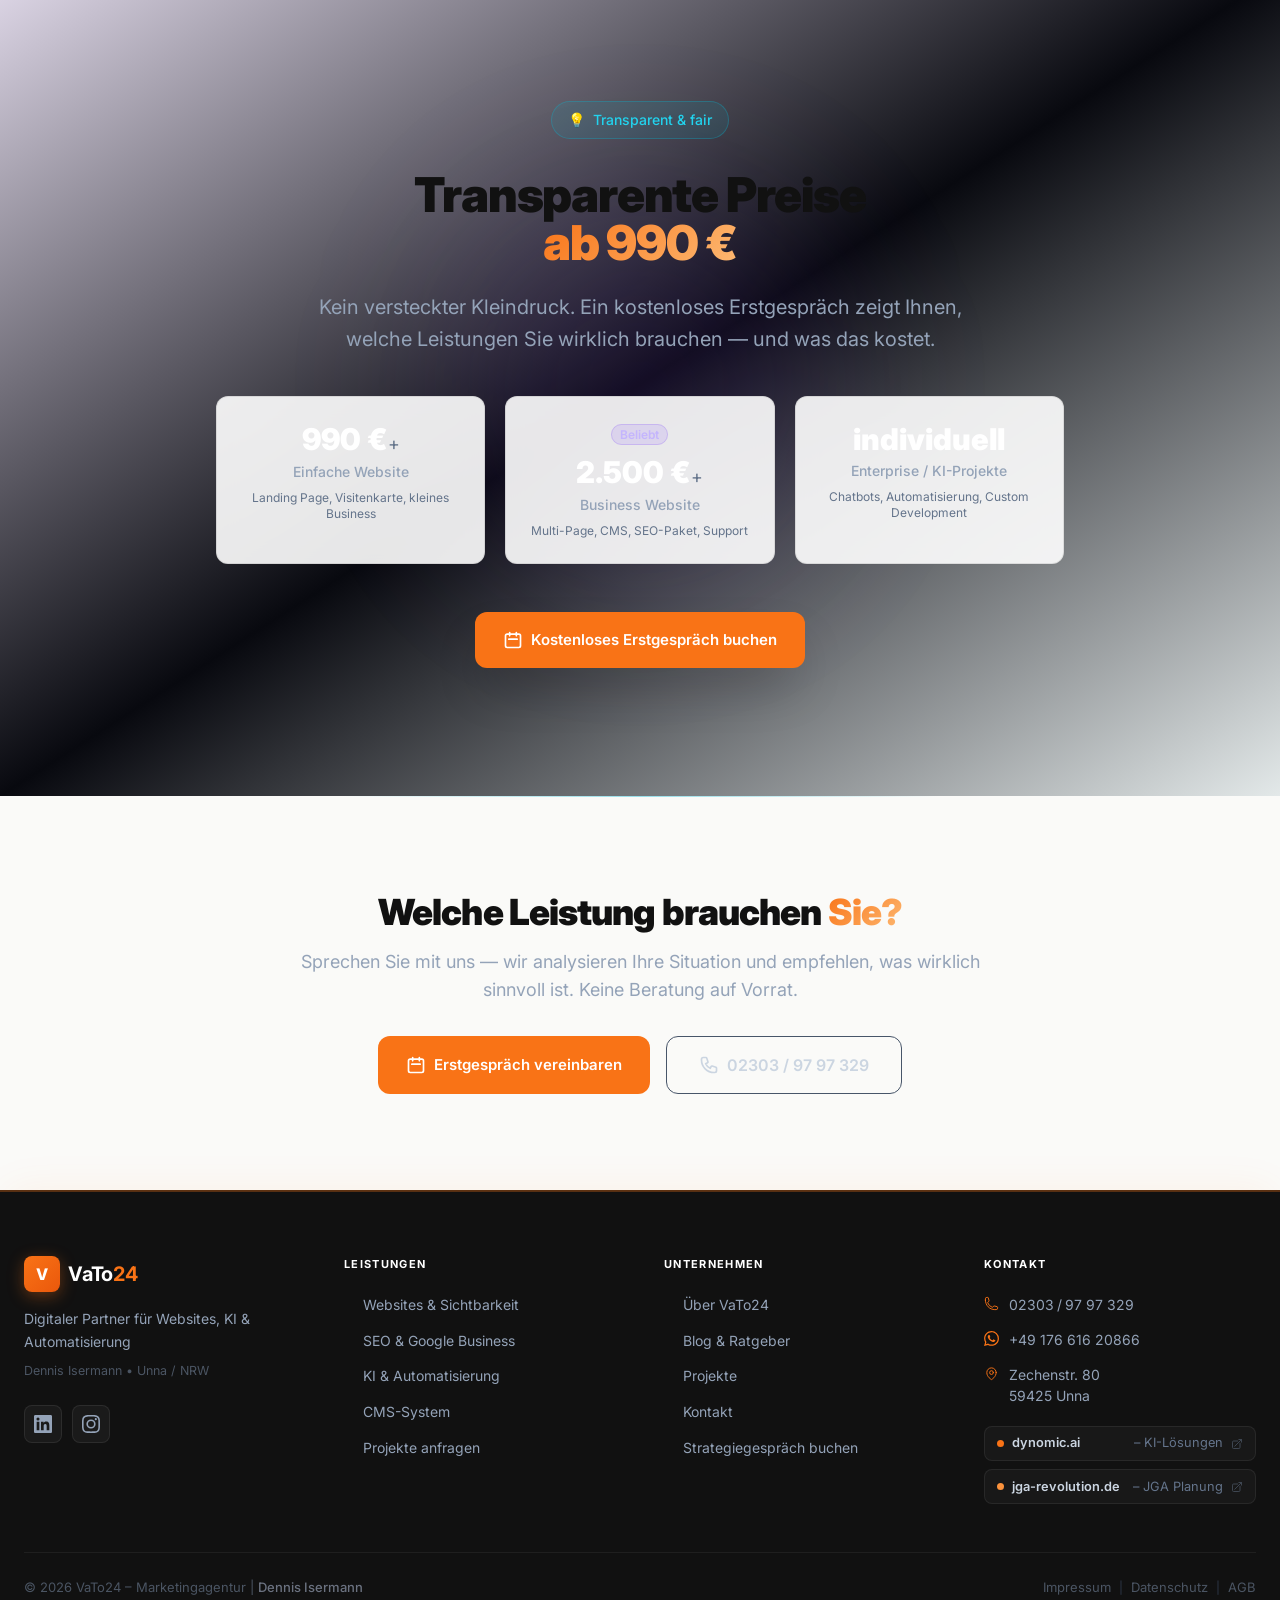
<file: leistungen/index.html>
<!DOCTYPE html>
<html lang="de" class="scroll-smooth">
<head>
  <meta charset="UTF-8" />
  <meta name="viewport" content="width=device-width, initial-scale=1.0" />

  <!-- Primary SEO -->
  <title>Leistungen – Websites, SEO &amp; KI | VaTo24 Webagentur Unna</title>
  <meta name="description" content="Alle Leistungen von VaTo24: Websites, SEO-Optimierung, KI-Integration, Google Business, Chatbots, Automatisierung und mehr aus Unna, NRW." />
  <meta name="keywords" content="Webagentur Leistungen, Webdesign Unna, SEO Optimierung NRW, KI Chatbot, Google Business Optimierung, Landingpage erstellen, Automatisierung n8n" />
  <meta name="author" content="Dennis Isermann – VaTo24" />
  <meta name="robots" content="index, follow" />
  <link rel="canonical" href="https://vato24.de/leistungen/" />

  <!-- OpenGraph -->
  <meta property="og:type" content="website" />
  <meta property="og:url" content="https://vato24.de/leistungen/" />
  <meta property="og:title" content="Leistungen – Websites, SEO &amp; KI | VaTo24 Webagentur Unna" />
  <meta property="og:description" content="Alle Leistungen von VaTo24: Websites, SEO-Optimierung, KI-Integration, Google Business, Chatbots, Automatisierung und mehr aus Unna, NRW." />
  <meta property="og:image" content="https://vato24.de/assets/og-image.jpg" />
  <meta property="og:locale" content="de_DE" />
  <meta property="og:site_name" content="VaTo24" />

  <!-- Twitter Card -->
  <meta name="twitter:card" content="summary_large_image" />
  <meta name="twitter:title" content="Leistungen – Websites, SEO &amp; KI | VaTo24" />
  <meta name="twitter:description" content="Alle Leistungen von VaTo24 aus Unna, NRW: Websites, SEO, KI-Integration, Google Business und mehr." />
  <meta name="twitter:image" content="https://vato24.de/assets/og-image.jpg" />

  <!-- Schema.org -->
  <script type="application/ld+json">
  {
    "@context": "https://schema.org",
    "@type": "Service",
    "provider": {
      "@type": "LocalBusiness",
      "name": "VaTo24",
      "url": "https://vato24.de",
      "telephone": "+492303979732",
      "address": {
        "@type": "PostalAddress",
        "streetAddress": "Zechenstr. 80",
        "addressLocality": "Unna",
        "postalCode": "59425",
        "addressCountry": "DE"
      }
    },
    "serviceType": ["Webdesign", "SEO", "KI-Integration", "Google Business", "Landingpages", "Automatisierung"],
    "areaServed": "Nordrhein-Westfalen",
    "url": "https://vato24.de/leistungen/"
  }
  </script>

  <!-- Google Fonts -->
  <link rel="preconnect" href="https://fonts.googleapis.com" />
  <link rel="preconnect" href="https://fonts.gstatic.com" crossorigin />
  <link href="https://fonts.googleapis.com/css2?family=Inter:wght@300;400;500;600;700;800;900&display=swap" rel="stylesheet" />

  <!-- Vite / Tailwind CSS -->

  <style>
    :root {
      --bg:        #08090f;
      --bg-card:   rgba(255, 255, 255, 0.04);
      --bg-card-hover: rgba(255, 255, 255, 0.07);
      --border:    rgba(255, 255, 255, 0.08);
      --border-glow-cyan:  rgba(6, 182, 212, 0.35);
      --border-glow-violet: rgba(139, 92, 246, 0.35);
      --cyan:      #06b6d4;
      --violet:    #8b5cf6;
      --text:      #f1f5f9;
      --text-muted: #94a3b8;
    }

    * { box-sizing: border-box; }
    html { font-family: 'Inter', sans-serif; background: var(--bg); color: var(--text); }
    body { background-color: var(--bg); overflow-x: hidden; }

    .gradient-text {
      background: linear-gradient(135deg, var(--cyan) 0%, var(--violet) 100%);
      background-size: 200% 200%;
      -webkit-background-clip: text;
      -webkit-text-fill-color: transparent;
      background-clip: text;
      animation: gradient-text-anim 4s ease infinite;
    }
    @keyframes gradient-text-anim {
      0%, 100% { background-position: 0% 50%; }
      50%       { background-position: 100% 50%; }
    }

    .glass-card {
      background: var(--bg-card);
      border: 1px solid var(--border);
      backdrop-filter: blur(12px);
      -webkit-backdrop-filter: blur(12px);
      transition: background 0.3s ease, border-color 0.3s ease, transform 0.3s ease, box-shadow 0.3s ease;
    }
    .glass-card:hover {
      background: var(--bg-card-hover);
      border-color: var(--border-glow-cyan);
      transform: translateY(-4px);
      box-shadow: 0 20px 60px rgba(6, 182, 212, 0.1);
    }
    .glass-card-violet:hover {
      border-color: var(--border-glow-violet);
      box-shadow: 0 20px 60px rgba(139, 92, 246, 0.12);
    }

    .btn-primary {
      background: linear-gradient(135deg, var(--violet) 0%, var(--cyan) 100%);
      background-size: 200% 200%;
      transition: background-position 0.4s ease, transform 0.2s ease, box-shadow 0.3s ease;
      display: inline-flex;
      align-items: center;
      justify-content: center;
      gap: 0.5rem;
      padding: 0.75rem 1.75rem;
      border-radius: 0.75rem;
      color: white;
      font-weight: 600;
      text-decoration: none;
    }
    .btn-primary:hover {
      background-position: right center;
      transform: translateY(-2px);
      box-shadow: 0 12px 40px rgba(6, 182, 212, 0.35);
    }

    .orb {
      position: absolute;
      border-radius: 50%;
      filter: blur(100px);
      animation: orb-drift 10s ease-in-out infinite;
      pointer-events: none;
    }
    @keyframes orb-drift {
      0%, 100% { transform: translate(0, 0) scale(1); }
      33%       { transform: translate(30px, -20px) scale(1.05); }
      66%       { transform: translate(-20px, 15px) scale(0.95); }
    }
    .orb-1 { animation-delay: 0s; }
    .orb-2 { animation-delay: -3s; }

    [data-animate] {
      opacity: 0;
      transform: translateY(30px);
      transition: opacity 0.7s ease, transform 0.7s ease;
    }
    [data-animate].is-visible {
      opacity: 1;
      transform: translateY(0);
    }
    [data-animate-delay="100"] { transition-delay: 0.1s; }
    [data-animate-delay="200"] { transition-delay: 0.2s; }
    [data-animate-delay="300"] { transition-delay: 0.3s; }
    [data-animate-delay="400"] { transition-delay: 0.4s; }
    [data-animate-delay="500"] { transition-delay: 0.5s; }
    [data-animate-delay="600"] { transition-delay: 0.6s; }

    .faq-answer {
      max-height: 0;
      overflow: hidden;
      transition: max-height 0.4s ease, padding 0.3s ease;
    }
    .faq-answer.open { max-height: 500px; }
    .faq-icon { transition: transform 0.3s ease; }
    .faq-item.open .faq-icon { transform: rotate(45deg); }

    .section-glow { position: relative; }
    .section-glow::before {
      content: '';
      position: absolute;
      top: 0; left: 50%;
      transform: translateX(-50%);
      width: 600px; max-width: 100%; height: 1px;
      background: linear-gradient(90deg, transparent, var(--cyan), transparent);
      opacity: 0.4;
    }

    /* Service section alternating layout */
    .service-section:nth-child(even) .service-grid { direction: rtl; }
    .service-section:nth-child(even) .service-grid > * { direction: ltr; }

    /* Feature check icon */
    .feature-check {
      flex-shrink: 0;
      width: 1.25rem;
      height: 1.25rem;
      border-radius: 50%;
      background: rgba(6,182,212,0.15);
      border: 1px solid rgba(6,182,212,0.3);
      display: flex;
      align-items: center;
      justify-content: center;
      margin-top: 0.125rem;
    }
    .feature-check-violet {
      background: rgba(139,92,246,0.15);
      border-color: rgba(139,92,246,0.3);
    }

    /* Service nav pills */
    .service-nav-pill {
      display: inline-flex;
      align-items: center;
      gap: 0.375rem;
      padding: 0.375rem 0.875rem;
      border-radius: 9999px;
      border: 1px solid rgba(255,255,255,0.08);
      background: rgba(255,255,255,0.03);
      color: #94a3b8;
      font-size: 0.8125rem;
      font-weight: 500;
      text-decoration: none;
      transition: all 0.2s ease;
      white-space: nowrap;
    }
    .service-nav-pill:hover {
      border-color: rgba(6,182,212,0.4);
      background: rgba(6,182,212,0.07);
      color: #06b6d4;
    }

    #site-header { min-height: 0; }
  </style>
  <script type="module" crossorigin src="/assets/leistungen-m0WfPyAP.js"></script>
  <link rel="modulepreload" crossorigin href="/assets/footer-vh9RchyU.js">
  <link rel="stylesheet" crossorigin href="/assets/footer-o9cNlJG-.css">
</head>

<body class="bg-[#08090f] text-slate-100 font-inter antialiased">

  <div id="site-header"></div>

  <main>

    <!-- ============================================================
         HERO
    ============================================================ -->
    <section
      class="relative py-20 lg:py-28 overflow-hidden"
      aria-label="Leistungen Hero"
    >
      <div class="orb orb-1 w-[500px] h-[500px] bg-violet-600/15 top-[-100px] left-[-150px]"></div>
      <div class="orb orb-2 w-[400px] h-[400px] bg-cyan-500/10 bottom-[-60px] right-[-80px]"></div>
      <div class="absolute inset-0 bg-gradient-to-b from-[#08090f]/80 via-transparent to-[#08090f]"></div>

      <div class="relative container max-w-5xl mx-auto px-6 text-center">
        <!-- Breadcrumb -->
        <nav aria-label="Breadcrumb" class="mb-6">
          <ol class="flex items-center justify-center gap-2 text-sm text-slate-500">
            <li><a href="/" class="hover:text-cyan-400 transition-colors">Startseite</a></li>
            <li aria-hidden="true"><span class="text-slate-700">/</span></li>
            <li class="text-slate-300" aria-current="page">Leistungen</li>
          </ol>
        </nav>

        <div data-animate class="inline-flex items-center gap-2 px-4 py-2 rounded-full border border-cyan-500/30 bg-cyan-500/10 text-cyan-400 text-sm font-medium mb-6">
          <span>⚡</span>
          <span>Alles aus einer Hand</span>
        </div>

        <h1
          data-animate
          data-animate-delay="100"
          class="text-5xl sm:text-6xl lg:text-7xl font-black leading-tight tracking-tight mb-6"
        >
          Unsere
          <span class="gradient-text">Leistungen</span>
        </h1>

        <p
          data-animate
          data-animate-delay="200"
          class="text-lg sm:text-xl text-slate-400 max-w-2xl mx-auto mb-10 leading-relaxed"
        >
          Von der modernen Website über SEO und KI-Integration bis zur Prozessautomatisierung —
          wir decken alles ab, was Ihr Unternehmen online erfolgreich macht.
        </p>

        <!-- Quick navigation pills -->
        <div
          data-animate
          data-animate-delay="300"
          class="flex flex-wrap justify-center gap-2 max-w-3xl mx-auto"
          aria-label="Leistungs-Navigation"
        >
          <a href="#websites" class="service-nav-pill">🌐 Websites</a>
          <a href="#seo" class="service-nav-pill">🔍 SEO</a>
          <a href="#ki" class="service-nav-pill">🤖 KI-Integration</a>
          <a href="#google-business" class="service-nav-pill">📍 Google Business</a>
          <a href="#branchenbuch" class="service-nav-pill">📋 Branchenbuch</a>
          <a href="#performance" class="service-nav-pill">⚡ Performance</a>
          <a href="#landingpages" class="service-nav-pill">🎯 Landingpages</a>
          <a href="#automatisierung" class="service-nav-pill">⚙️ Automatisierung</a>
          <a href="#cms" class="service-nav-pill">💬 CMS-System</a>
        </div>
      </div>
    </section>


    <!-- ============================================================
         1. WEBSITES
    ============================================================ -->
    <section
      id="websites"
      class="py-24 lg:py-32 section-glow service-section"
      aria-label="Leistung: Websites"
    >
      <div class="container max-w-6xl mx-auto px-6">
        <div class="grid lg:grid-cols-2 gap-16 items-center service-grid">

          <!-- Content -->
          <div>
            <div data-animate class="inline-flex items-center gap-2 px-3 py-1.5 rounded-full border border-cyan-500/30 bg-cyan-500/10 text-cyan-400 text-xs font-medium mb-6 tracking-wider uppercase">
              Leistung 01
            </div>
            <h2 data-animate data-animate-delay="100" class="text-4xl lg:text-5xl font-black leading-tight tracking-tight mb-6">
              Moderne<br /><span class="gradient-text">Websites</span>
            </h2>
            <p data-animate data-animate-delay="200" class="text-slate-400 text-lg leading-relaxed mb-8">
              Wir entwickeln professionelle Websites, die nicht nur gut aussehen,
              sondern messbar mehr Kunden bringen. Schnell, sicher, mobiloptimiert
              und von Anfang an für Suchmaschinen optimiert.
            </p>

            <ul data-animate data-animate-delay="300" class="space-y-3 mb-10">
              <li class="flex items-start gap-3">
                <span class="feature-check" aria-hidden="true">
                  <svg class="w-3 h-3 text-cyan-400" fill="currentColor" viewBox="0 0 20 20"><path fill-rule="evenodd" d="M16.707 5.293a1 1 0 010 1.414l-8 8a1 1 0 01-1.414 0l-4-4a1 1 0 011.414-1.414L8 12.586l7.293-7.293a1 1 0 011.414 0z" clip-rule="evenodd"/></svg>
                </span>
                <div><span class="text-white font-semibold">Technisch einwandfrei</span><span class="text-slate-400"> — sauberer Code, schnelle Ladezeiten, SSL-gesichert</span></div>
              </li>
              <li class="flex items-start gap-3">
                <span class="feature-check" aria-hidden="true">
                  <svg class="w-3 h-3 text-cyan-400" fill="currentColor" viewBox="0 0 20 20"><path fill-rule="evenodd" d="M16.707 5.293a1 1 0 010 1.414l-8 8a1 1 0 01-1.414 0l-4-4a1 1 0 011.414-1.414L8 12.586l7.293-7.293a1 1 0 011.414 0z" clip-rule="evenodd"/></svg>
                </span>
                <div><span class="text-white font-semibold">SEO-ready von Beginn an</span><span class="text-slate-400"> — Struktur, Meta-Daten, Schema.org, Core Web Vitals</span></div>
              </li>
              <li class="flex items-start gap-3">
                <span class="feature-check" aria-hidden="true">
                  <svg class="w-3 h-3 text-cyan-400" fill="currentColor" viewBox="0 0 20 20"><path fill-rule="evenodd" d="M16.707 5.293a1 1 0 010 1.414l-8 8a1 1 0 01-1.414 0l-4-4a1 1 0 011.414-1.414L8 12.586l7.293-7.293a1 1 0 011.414 0z" clip-rule="evenodd"/></svg>
                </span>
                <div><span class="text-white font-semibold">Responsive &amp; mobiloptimiert</span><span class="text-slate-400"> — perfekt auf allen Endgeräten</span></div>
              </li>
              <li class="flex items-start gap-3">
                <span class="feature-check" aria-hidden="true">
                  <svg class="w-3 h-3 text-cyan-400" fill="currentColor" viewBox="0 0 20 20"><path fill-rule="evenodd" d="M16.707 5.293a1 1 0 010 1.414l-8 8a1 1 0 01-1.414 0l-4-4a1 1 0 011.414-1.414L8 12.586l7.293-7.293a1 1 0 011.414 0z" clip-rule="evenodd"/></svg>
                </span>
                <div><span class="text-white font-semibold">CMS-Integration</span><span class="text-slate-400"> — Inhalte einfach selbst pflegen</span></div>
              </li>
              <li class="flex items-start gap-3">
                <span class="feature-check" aria-hidden="true">
                  <svg class="w-3 h-3 text-cyan-400" fill="currentColor" viewBox="0 0 20 20"><path fill-rule="evenodd" d="M16.707 5.293a1 1 0 010 1.414l-8 8a1 1 0 01-1.414 0l-4-4a1 1 0 011.414-1.414L8 12.586l7.293-7.293a1 1 0 011.414 0z" clip-rule="evenodd"/></svg>
                </span>
                <div><span class="text-white font-semibold">DSGVO-konform</span><span class="text-slate-400"> — Hosting auf deutschen Servern</span></div>
              </li>
            </ul>

            <a href="/kontakt/" class="btn-primary">
              <svg class="w-4 h-4" fill="none" viewBox="0 0 24 24" stroke="currentColor" stroke-width="2"><path stroke-linecap="round" stroke-linejoin="round" d="M8 12h.01M12 12h.01M16 12h.01M21 12c0 4.418-4.03 8-9 8a9.863 9.863 0 01-4.255-.949L3 20l1.395-3.72C3.512 15.042 3 13.574 3 12c0-4.418 4.03-8 9-8s9 3.582 9 8z"/></svg>
              Jetzt anfragen
            </a>
          </div>

          <!-- Visual -->
          <div data-animate data-animate-delay="200" class="relative">
            <div class="glass-card rounded-2xl p-8 relative overflow-hidden">
              <div class="absolute top-0 right-0 w-40 h-40 bg-cyan-500/8 blur-3xl rounded-full" aria-hidden="true"></div>
              <div class="relative">
                <div class="flex items-center gap-2 mb-6" aria-hidden="true">
                  <div class="w-3 h-3 rounded-full bg-red-500/60"></div>
                  <div class="w-3 h-3 rounded-full bg-yellow-500/60"></div>
                  <div class="w-3 h-3 rounded-full bg-green-500/60"></div>
                  <span class="ml-2 text-slate-500 text-xs font-mono">website-preview.vato24.de</span>
                </div>
                <div class="space-y-3" aria-hidden="true">
                  <div class="h-8 bg-gradient-to-r from-violet-500/20 to-cyan-500/20 rounded-lg"></div>
                  <div class="grid grid-cols-3 gap-2">
                    <div class="h-24 bg-white/5 rounded-lg"></div>
                    <div class="h-24 bg-white/5 rounded-lg col-span-2"></div>
                  </div>
                  <div class="h-4 bg-white/5 rounded w-3/4"></div>
                  <div class="h-4 bg-white/5 rounded w-1/2"></div>
                  <div class="h-10 bg-gradient-to-r from-cyan-500/30 to-violet-500/30 rounded-lg mt-4"></div>
                </div>
              </div>
            </div>
            <!-- Stat badge -->
            <div class="absolute -top-4 -right-4 glass-card rounded-xl px-4 py-2.5 shadow-xl" aria-hidden="true">
              <p class="text-lg font-black text-white leading-none">200<span class="text-cyan-400">+</span></p>
              <p class="text-xs text-slate-400">Websites gebaut</p>
            </div>
          </div>

        </div>
      </div>
    </section>


    <!-- ============================================================
         2. SEO
    ============================================================ -->
    <section
      id="seo"
      class="py-24 lg:py-32 bg-gradient-to-b from-[#08090f] via-[#0c0d17] to-[#08090f] section-glow service-section"
      aria-label="Leistung: SEO"
    >
      <div class="container max-w-6xl mx-auto px-6">
        <div class="grid lg:grid-cols-2 gap-16 items-center">

          <!-- Visual (left on even) -->
          <div data-animate class="relative order-last lg:order-first">
            <div class="glass-card rounded-2xl p-8 relative overflow-hidden">
              <div class="absolute top-0 left-0 w-40 h-40 bg-violet-500/8 blur-3xl rounded-full" aria-hidden="true"></div>
              <div class="relative space-y-4" aria-hidden="true">
                <p class="text-xs font-mono text-slate-500 mb-4">Google Search Rankings</p>
                <!-- Ranking bars -->
                <div class="space-y-3">
                  <div class="flex items-center gap-3">
                    <span class="text-xs text-green-400 font-bold w-5">#1</span>
                    <div class="h-7 bg-gradient-to-r from-green-500/30 to-green-500/10 rounded flex-1 flex items-center px-3">
                      <span class="text-xs text-green-300">vato24.de – Webagentur Unna</span>
                    </div>
                  </div>
                  <div class="flex items-center gap-3">
                    <span class="text-xs text-cyan-400 font-bold w-5">#2</span>
                    <div class="h-7 bg-white/5 rounded flex-1 flex items-center px-3">
                      <span class="text-xs text-slate-500">competitor.de</span>
                    </div>
                  </div>
                  <div class="flex items-center gap-3">
                    <span class="text-xs text-slate-500 font-bold w-5">#3</span>
                    <div class="h-7 bg-white/5 rounded flex-1"></div>
                  </div>
                  <div class="flex items-center gap-3">
                    <span class="text-xs text-slate-500 font-bold w-5">#4</span>
                    <div class="h-7 bg-white/5 rounded flex-1"></div>
                  </div>
                </div>
                <div class="mt-6 pt-4 border-t border-white/5 grid grid-cols-3 gap-3 text-center">
                  <div><p class="text-lg font-black text-cyan-400">+180%</p><p class="text-xs text-slate-500">Mehr Traffic</p></div>
                  <div><p class="text-lg font-black text-violet-400">#1</p><p class="text-xs text-slate-500">Position</p></div>
                  <div><p class="text-lg font-black text-green-400">+65%</p><p class="text-xs text-slate-500">Conversions</p></div>
                </div>
              </div>
            </div>
          </div>

          <!-- Content -->
          <div>
            <div data-animate class="inline-flex items-center gap-2 px-3 py-1.5 rounded-full border border-violet-500/30 bg-violet-500/10 text-violet-400 text-xs font-medium mb-6 tracking-wider uppercase">
              Leistung 02
            </div>
            <h2 data-animate data-animate-delay="100" class="text-4xl lg:text-5xl font-black leading-tight tracking-tight mb-6">
              <span class="gradient-text">SEO-Optimierung</span><br />die wirkt
            </h2>
            <p data-animate data-animate-delay="200" class="text-slate-400 text-lg leading-relaxed mb-8">
              Nachhaltige Suchmaschinenoptimierung, die Ihre Website auf die vorderen
              Positionen bringt und dort hält. Kein Black-Hat, keine kurzfristigen
              Tricks — nur solide, messbare Ergebnisse.
            </p>

            <ul data-animate data-animate-delay="300" class="space-y-3 mb-10">
              <li class="flex items-start gap-3">
                <span class="feature-check feature-check-violet" aria-hidden="true">
                  <svg class="w-3 h-3 text-violet-400" fill="currentColor" viewBox="0 0 20 20"><path fill-rule="evenodd" d="M16.707 5.293a1 1 0 010 1.414l-8 8a1 1 0 01-1.414 0l-4-4a1 1 0 011.414-1.414L8 12.586l7.293-7.293a1 1 0 011.414 0z" clip-rule="evenodd"/></svg>
                </span>
                <div><span class="text-white font-semibold">Keyword-Recherche</span><span class="text-slate-400"> — Die richtigen Begriffe für Ihre Branche und Region</span></div>
              </li>
              <li class="flex items-start gap-3">
                <span class="feature-check feature-check-violet" aria-hidden="true">
                  <svg class="w-3 h-3 text-violet-400" fill="currentColor" viewBox="0 0 20 20"><path fill-rule="evenodd" d="M16.707 5.293a1 1 0 010 1.414l-8 8a1 1 0 01-1.414 0l-4-4a1 1 0 011.414-1.414L8 12.586l7.293-7.293a1 1 0 011.414 0z" clip-rule="evenodd"/></svg>
                </span>
                <div><span class="text-white font-semibold">On-Page Optimierung</span><span class="text-slate-400"> — Texte, Headlines, Meta-Tags, interne Verlinkung</span></div>
              </li>
              <li class="flex items-start gap-3">
                <span class="feature-check feature-check-violet" aria-hidden="true">
                  <svg class="w-3 h-3 text-violet-400" fill="currentColor" viewBox="0 0 20 20"><path fill-rule="evenodd" d="M16.707 5.293a1 1 0 010 1.414l-8 8a1 1 0 01-1.414 0l-4-4a1 1 0 011.414-1.414L8 12.586l7.293-7.293a1 1 0 011.414 0z" clip-rule="evenodd"/></svg>
                </span>
                <div><span class="text-white font-semibold">Lokales SEO</span><span class="text-slate-400"> — Google Maps, Local Pack, regionale Sichtbarkeit</span></div>
              </li>
              <li class="flex items-start gap-3">
                <span class="feature-check feature-check-violet" aria-hidden="true">
                  <svg class="w-3 h-3 text-violet-400" fill="currentColor" viewBox="0 0 20 20"><path fill-rule="evenodd" d="M16.707 5.293a1 1 0 010 1.414l-8 8a1 1 0 01-1.414 0l-4-4a1 1 0 011.414-1.414L8 12.586l7.293-7.293a1 1 0 011.414 0z" clip-rule="evenodd"/></svg>
                </span>
                <div><span class="text-white font-semibold">Off-Page &amp; Backlinks</span><span class="text-slate-400"> — Qualitätsstarke Verlinkungen aus relevanten Quellen</span></div>
              </li>
              <li class="flex items-start gap-3">
                <span class="feature-check feature-check-violet" aria-hidden="true">
                  <svg class="w-3 h-3 text-violet-400" fill="currentColor" viewBox="0 0 20 20"><path fill-rule="evenodd" d="M16.707 5.293a1 1 0 010 1.414l-8 8a1 1 0 01-1.414 0l-4-4a1 1 0 011.414-1.414L8 12.586l7.293-7.293a1 1 0 011.414 0z" clip-rule="evenodd"/></svg>
                </span>
                <div><span class="text-white font-semibold">Monatliches Reporting</span><span class="text-slate-400"> — Transparente Berichte über Rankings und Traffic</span></div>
              </li>
            </ul>

            <a href="/kontakt/" class="btn-primary">
              <svg class="w-4 h-4" fill="none" viewBox="0 0 24 24" stroke="currentColor" stroke-width="2"><path stroke-linecap="round" stroke-linejoin="round" d="M8 12h.01M12 12h.01M16 12h.01M21 12c0 4.418-4.03 8-9 8a9.863 9.863 0 01-4.255-.949L3 20l1.395-3.72C3.512 15.042 3 13.574 3 12c0-4.418 4.03-8 9-8s9 3.582 9 8z"/></svg>
              Jetzt anfragen
            </a>
          </div>

        </div>
      </div>
    </section>


    <!-- ============================================================
         3. KI-INTEGRATION
    ============================================================ -->
    <section
      id="ki"
      class="py-24 lg:py-32 section-glow service-section"
      aria-label="Leistung: KI-Integration"
    >
      <div class="container max-w-6xl mx-auto px-6">
        <div class="grid lg:grid-cols-2 gap-16 items-center">

          <!-- Content -->
          <div>
            <div data-animate class="inline-flex items-center gap-2 px-3 py-1.5 rounded-full border border-violet-500/30 bg-violet-500/10 text-violet-400 text-xs font-medium mb-6 tracking-wider uppercase">
              Leistung 03
            </div>
            <h2 data-animate data-animate-delay="100" class="text-4xl lg:text-5xl font-black leading-tight tracking-tight mb-6">
              <span class="gradient-text">KI-Integration</span><br />für Ihr Unternehmen
            </h2>
            <p data-animate data-animate-delay="200" class="text-slate-400 text-lg leading-relaxed mb-8">
              Künstliche Intelligenz ist kein Hype mehr — sie ist ein handfester
              Wettbewerbsvorteil. Wir integrieren KI-Lösungen, die echte Arbeit
              abnehmen, DSGVO-konform und sicher.
            </p>

            <ul data-animate data-animate-delay="300" class="space-y-3 mb-10">
              <li class="flex items-start gap-3">
                <span class="feature-check feature-check-violet" aria-hidden="true">
                  <svg class="w-3 h-3 text-violet-400" fill="currentColor" viewBox="0 0 20 20"><path fill-rule="evenodd" d="M16.707 5.293a1 1 0 010 1.414l-8 8a1 1 0 01-1.414 0l-4-4a1 1 0 011.414-1.414L8 12.586l7.293-7.293a1 1 0 011.414 0z" clip-rule="evenodd"/></svg>
                </span>
                <div><span class="text-white font-semibold">KI-Chatbots</span><span class="text-slate-400"> — 24/7 Kundenservice, Lead-Qualifizierung, FAQ-Beantwortung</span></div>
              </li>
              <li class="flex items-start gap-3">
                <span class="feature-check feature-check-violet" aria-hidden="true">
                  <svg class="w-3 h-3 text-violet-400" fill="currentColor" viewBox="0 0 20 20"><path fill-rule="evenodd" d="M16.707 5.293a1 1 0 010 1.414l-8 8a1 1 0 01-1.414 0l-4-4a1 1 0 011.414-1.414L8 12.586l7.293-7.293a1 1 0 011.414 0z" clip-rule="evenodd"/></svg>
                </span>
                <div><span class="text-white font-semibold">Smarte Workflows</span><span class="text-slate-400"> — Automatische Verarbeitung von Anfragen und Daten</span></div>
              </li>
              <li class="flex items-start gap-3">
                <span class="feature-check feature-check-violet" aria-hidden="true">
                  <svg class="w-3 h-3 text-violet-400" fill="currentColor" viewBox="0 0 20 20"><path fill-rule="evenodd" d="M16.707 5.293a1 1 0 010 1.414l-8 8a1 1 0 01-1.414 0l-4-4a1 1 0 011.414-1.414L8 12.586l7.293-7.293a1 1 0 011.414 0z" clip-rule="evenodd"/></svg>
                </span>
                <div><span class="text-white font-semibold">Content-Generierung</span><span class="text-slate-400"> — KI-gestützte Texte, Übersetzungen, SEO-Content</span></div>
              </li>
              <li class="flex items-start gap-3">
                <span class="feature-check feature-check-violet" aria-hidden="true">
                  <svg class="w-3 h-3 text-violet-400" fill="currentColor" viewBox="0 0 20 20"><path fill-rule="evenodd" d="M16.707 5.293a1 1 0 010 1.414l-8 8a1 1 0 01-1.414 0l-4-4a1 1 0 011.414-1.414L8 12.586l7.293-7.293a1 1 0 011.414 0z" clip-rule="evenodd"/></svg>
                </span>
                <div><span class="text-white font-semibold">DSGVO-konform</span><span class="text-slate-400"> — Europäische KI-Lösungen, keine Datenweitergabe an US-Anbieter ohne Rechtsgrundlage</span></div>
              </li>
              <li class="flex items-start gap-3">
                <span class="feature-check feature-check-violet" aria-hidden="true">
                  <svg class="w-3 h-3 text-violet-400" fill="currentColor" viewBox="0 0 20 20"><path fill-rule="evenodd" d="M16.707 5.293a1 1 0 010 1.414l-8 8a1 1 0 01-1.414 0l-4-4a1 1 0 011.414-1.414L8 12.586l7.293-7.293a1 1 0 011.414 0z" clip-rule="evenodd"/></svg>
                </span>
                <div><span class="text-white font-semibold">Powered by dynomic.ai</span><span class="text-slate-400"> — Unsere eigene KI-Plattform im Einsatz für Ihre Lösung</span></div>
              </li>
            </ul>

            <a href="/kontakt/" class="btn-primary">
              <svg class="w-4 h-4" fill="none" viewBox="0 0 24 24" stroke="currentColor" stroke-width="2"><path stroke-linecap="round" stroke-linejoin="round" d="M8 12h.01M12 12h.01M16 12h.01M21 12c0 4.418-4.03 8-9 8a9.863 9.863 0 01-4.255-.949L3 20l1.395-3.72C3.512 15.042 3 13.574 3 12c0-4.418 4.03-8 9-8s9 3.582 9 8z"/></svg>
              Jetzt anfragen
            </a>
          </div>

          <!-- Visual -->
          <div data-animate data-animate-delay="200" class="relative">
            <div class="glass-card glass-card-violet rounded-2xl p-8 relative overflow-hidden">
              <div class="absolute top-0 right-0 w-40 h-40 bg-violet-500/10 blur-3xl rounded-full" aria-hidden="true"></div>
              <div class="relative space-y-4" aria-hidden="true">
                <div class="flex items-center gap-3 mb-5">
                  <div class="w-8 h-8 rounded-full bg-gradient-to-br from-violet-500 to-cyan-500 flex items-center justify-center text-sm font-bold text-white">KI</div>
                  <span class="text-slate-400 text-sm">dynomic.ai Assistant</span>
                  <span class="ml-auto w-2 h-2 rounded-full bg-green-400 animate-pulse"></span>
                </div>
                <div class="bg-violet-500/10 border border-violet-500/20 rounded-xl p-4 rounded-tl-none">
                  <p class="text-sm text-slate-300">Willkommen! Wie kann ich Ihnen heute helfen?</p>
                </div>
                <div class="flex justify-end">
                  <div class="bg-white/5 border border-white/10 rounded-xl p-4 rounded-tr-none max-w-[85%]">
                    <p class="text-sm text-slate-300">Ich hätte gerne Informationen zu Ihren Preisen für SEO.</p>
                  </div>
                </div>
                <div class="bg-violet-500/10 border border-violet-500/20 rounded-xl p-4 rounded-tl-none">
                  <p class="text-sm text-slate-300">Gerne! Unsere SEO-Pakete starten ab 299 €/Monat. Soll ich Ihnen ein individuelles Angebot erstellen?</p>
                  <div class="mt-3 flex gap-2">
                    <span class="px-3 py-1 bg-violet-500/20 border border-violet-500/30 rounded-full text-xs text-violet-300 cursor-pointer">Ja, bitte</span>
                    <span class="px-3 py-1 bg-white/5 border border-white/10 rounded-full text-xs text-slate-400 cursor-pointer">Mehr erfahren</span>
                  </div>
                </div>
              </div>
            </div>
          </div>

        </div>
      </div>
    </section>


    <!-- ============================================================
         4–9: REMAINING SERVICES GRID
    ============================================================ -->
    <section
      class="py-24 lg:py-32 bg-gradient-to-b from-[#08090f] via-[#0c0d17] to-[#08090f] section-glow"
      aria-label="Weitere Leistungen"
    >
      <div class="container max-w-6xl mx-auto px-6">

        <div class="text-center mb-16">
          <h2 data-animate class="text-4xl lg:text-5xl font-black tracking-tight mb-4">
            Weitere <span class="gradient-text">Leistungen</span>
          </h2>
          <p data-animate data-animate-delay="100" class="text-slate-400 text-lg max-w-2xl mx-auto">
            Alles was Ihr Unternehmen online erfolgreich macht — aus einer Hand.
          </p>
        </div>

        <div class="grid md:grid-cols-2 lg:grid-cols-3 gap-6">

          <!-- Google Business -->
          <article id="google-business" data-animate data-animate-delay="100" class="glass-card rounded-2xl p-8 group scroll-mt-24">
            <div class="text-4xl mb-4" aria-hidden="true">📍</div>
            <h3 class="text-xl font-bold text-white mb-3">Google Business</h3>
            <p class="text-slate-400 text-sm leading-relaxed mb-5">
              Lokale Sichtbarkeit ist Gold wert. Wir optimieren Ihr Google Business Profil
              so, dass Sie in der Map-Box und im Local Pack ganz oben erscheinen.
            </p>
            <ul class="space-y-2 mb-6">
              <li class="text-sm text-slate-400 flex items-center gap-2">
                <span class="w-1.5 h-1.5 rounded-full bg-cyan-400 flex-shrink-0" aria-hidden="true"></span>
                Profil-Optimierung &amp; vollständige Daten
              </li>
              <li class="text-sm text-slate-400 flex items-center gap-2">
                <span class="w-1.5 h-1.5 rounded-full bg-cyan-400 flex-shrink-0" aria-hidden="true"></span>
                Bewertungsmanagement &amp; Antwortstrategien
              </li>
              <li class="text-sm text-slate-400 flex items-center gap-2">
                <span class="w-1.5 h-1.5 rounded-full bg-cyan-400 flex-shrink-0" aria-hidden="true"></span>
                Lokale Keywords &amp; Kategorien
              </li>
              <li class="text-sm text-slate-400 flex items-center gap-2">
                <span class="w-1.5 h-1.5 rounded-full bg-cyan-400 flex-shrink-0" aria-hidden="true"></span>
                Fotos, Beiträge, Angebote
              </li>
            </ul>
            <a href="/kontakt/" class="inline-flex items-center text-sm font-semibold text-cyan-400 hover:text-cyan-300 gap-1 group-hover:gap-2 transition-all">
              Jetzt anfragen <span aria-hidden="true">→</span>
            </a>
          </article>

          <!-- Branchenbuch -->
          <article id="branchenbuch" data-animate data-animate-delay="200" class="glass-card rounded-2xl p-8 group scroll-mt-24">
            <div class="text-4xl mb-4" aria-hidden="true">📋</div>
            <h3 class="text-xl font-bold text-white mb-3">Branchenbuch</h3>
            <p class="text-slate-400 text-sm leading-relaxed mb-5">
              Konsistente Präsenz in allen wichtigen Online-Verzeichnissen stärkt
              Ihre lokale SEO und macht Sie überall auffindbar.
            </p>
            <ul class="space-y-2 mb-6">
              <li class="text-sm text-slate-400 flex items-center gap-2">
                <span class="w-1.5 h-1.5 rounded-full bg-cyan-400 flex-shrink-0" aria-hidden="true"></span>
                Gelbe Seiten, Das Örtliche, Yelp &amp; mehr
              </li>
              <li class="text-sm text-slate-400 flex items-center gap-2">
                <span class="w-1.5 h-1.5 rounded-full bg-cyan-400 flex-shrink-0" aria-hidden="true"></span>
                Konsistente NAP-Daten (Name, Adresse, Telefon)
              </li>
              <li class="text-sm text-slate-400 flex items-center gap-2">
                <span class="w-1.5 h-1.5 rounded-full bg-cyan-400 flex-shrink-0" aria-hidden="true"></span>
                Branchenspezifische Verzeichnisse
              </li>
              <li class="text-sm text-slate-400 flex items-center gap-2">
                <span class="w-1.5 h-1.5 rounded-full bg-cyan-400 flex-shrink-0" aria-hidden="true"></span>
                50+ Portale in einem Schritt
              </li>
            </ul>
            <a href="/kontakt/" class="inline-flex items-center text-sm font-semibold text-cyan-400 hover:text-cyan-300 gap-1 group-hover:gap-2 transition-all">
              Jetzt anfragen <span aria-hidden="true">→</span>
            </a>
          </article>

          <!-- Performance -->
          <article id="performance" data-animate data-animate-delay="300" class="glass-card rounded-2xl p-8 group scroll-mt-24">
            <div class="text-4xl mb-4" aria-hidden="true">⚡</div>
            <h3 class="text-xl font-bold text-white mb-3">Performance</h3>
            <p class="text-slate-400 text-sm leading-relaxed mb-5">
              Jede Sekunde Ladezeit kostet Besucher und Umsatz. Wir optimieren
              Ihre Website technisch auf Höchstleistung.
            </p>
            <ul class="space-y-2 mb-6">
              <li class="text-sm text-slate-400 flex items-center gap-2">
                <span class="w-1.5 h-1.5 rounded-full bg-cyan-400 flex-shrink-0" aria-hidden="true"></span>
                Core Web Vitals optimieren (LCP, FID, CLS)
              </li>
              <li class="text-sm text-slate-400 flex items-center gap-2">
                <span class="w-1.5 h-1.5 rounded-full bg-cyan-400 flex-shrink-0" aria-hidden="true"></span>
                Bild- und Code-Optimierung
              </li>
              <li class="text-sm text-slate-400 flex items-center gap-2">
                <span class="w-1.5 h-1.5 rounded-full bg-cyan-400 flex-shrink-0" aria-hidden="true"></span>
                Caching, CDN, Lazy Loading
              </li>
              <li class="text-sm text-slate-400 flex items-center gap-2">
                <span class="w-1.5 h-1.5 rounded-full bg-cyan-400 flex-shrink-0" aria-hidden="true"></span>
                PageSpeed 90+ garantiert
              </li>
            </ul>
            <a href="/kontakt/" class="inline-flex items-center text-sm font-semibold text-cyan-400 hover:text-cyan-300 gap-1 group-hover:gap-2 transition-all">
              Jetzt anfragen <span aria-hidden="true">→</span>
            </a>
          </article>

          <!-- Landingpages -->
          <article id="landingpages" data-animate data-animate-delay="100" class="glass-card glass-card-violet rounded-2xl p-8 group scroll-mt-24">
            <div class="text-4xl mb-4" aria-hidden="true">🎯</div>
            <h3 class="text-xl font-bold text-white mb-3">Landingpages</h3>
            <p class="text-slate-400 text-sm leading-relaxed mb-5">
              Conversion-optimierte Seiten für ein klares Ziel — mehr Anfragen,
              mehr Käufe, mehr Leads. Jedes Element ist auf Wirkung ausgerichtet.
            </p>
            <ul class="space-y-2 mb-6">
              <li class="text-sm text-slate-400 flex items-center gap-2">
                <span class="w-1.5 h-1.5 rounded-full bg-violet-400 flex-shrink-0" aria-hidden="true"></span>
                A/B-Testing ready
              </li>
              <li class="text-sm text-slate-400 flex items-center gap-2">
                <span class="w-1.5 h-1.5 rounded-full bg-violet-400 flex-shrink-0" aria-hidden="true"></span>
                Psychologische Conversion-Prinzipien
              </li>
              <li class="text-sm text-slate-400 flex items-center gap-2">
                <span class="w-1.5 h-1.5 rounded-full bg-violet-400 flex-shrink-0" aria-hidden="true"></span>
                Tracking &amp; Analytics eingebaut
              </li>
              <li class="text-sm text-slate-400 flex items-center gap-2">
                <span class="w-1.5 h-1.5 rounded-full bg-violet-400 flex-shrink-0" aria-hidden="true"></span>
                Google Ads &amp; Social Media kompatibel
              </li>
            </ul>
            <a href="/kontakt/" class="inline-flex items-center text-sm font-semibold text-violet-400 hover:text-violet-300 gap-1 group-hover:gap-2 transition-all">
              Jetzt anfragen <span aria-hidden="true">→</span>
            </a>
          </article>

          <!-- Automatisierung -->
          <article id="automatisierung" data-animate data-animate-delay="200" class="glass-card glass-card-violet rounded-2xl p-8 group scroll-mt-24">
            <div class="text-4xl mb-4" aria-hidden="true">⚙️</div>
            <h3 class="text-xl font-bold text-white mb-3">Automatisierung</h3>
            <p class="text-slate-400 text-sm leading-relaxed mb-5">
              Repetitive Aufgaben kosten Zeit und Geld. Wir automatisieren Ihre
              Prozesse mit n8n, Zapier und eigenen Systemen.
            </p>
            <ul class="space-y-2 mb-6">
              <li class="text-sm text-slate-400 flex items-center gap-2">
                <span class="w-1.5 h-1.5 rounded-full bg-violet-400 flex-shrink-0" aria-hidden="true"></span>
                n8n Workflow-Automatisierung
              </li>
              <li class="text-sm text-slate-400 flex items-center gap-2">
                <span class="w-1.5 h-1.5 rounded-full bg-violet-400 flex-shrink-0" aria-hidden="true"></span>
                CRM, E-Mail, Rechnungsstellung
              </li>
              <li class="text-sm text-slate-400 flex items-center gap-2">
                <span class="w-1.5 h-1.5 rounded-full bg-violet-400 flex-shrink-0" aria-hidden="true"></span>
                API-Integrationen &amp; Webhooks
              </li>
              <li class="text-sm text-slate-400 flex items-center gap-2">
                <span class="w-1.5 h-1.5 rounded-full bg-violet-400 flex-shrink-0" aria-hidden="true"></span>
                Lead-Nurturing Workflows
              </li>
            </ul>
            <a href="/kontakt/" class="inline-flex items-center text-sm font-semibold text-violet-400 hover:text-violet-300 gap-1 group-hover:gap-2 transition-all">
              Jetzt anfragen <span aria-hidden="true">→</span>
            </a>
          </article>

          <!-- CMS-System -->
          <article id="cms" data-animate data-animate-delay="300" class="glass-card rounded-2xl p-8 group scroll-mt-24">
            <div class="text-4xl mb-4" aria-hidden="true">💬</div>
            <h3 class="text-xl font-bold text-white mb-3">CMS-System</h3>
            <p class="text-slate-400 text-sm leading-relaxed mb-5">
              Unser eigenes KI-gestütztes CMS macht Website-Pflege so einfach wie
              das Schreiben einer Nachricht — für jeden Mitarbeiter sofort bedienbar.
            </p>
            <ul class="space-y-2 mb-6">
              <li class="text-sm text-slate-400 flex items-center gap-2">
                <span class="w-1.5 h-1.5 rounded-full bg-cyan-400 flex-shrink-0" aria-hidden="true"></span>
                Bedienung per natürlicher Sprache
              </li>
              <li class="text-sm text-slate-400 flex items-center gap-2">
                <span class="w-1.5 h-1.5 rounded-full bg-cyan-400 flex-shrink-0" aria-hidden="true"></span>
                Keine IT-Kenntnisse erforderlich
              </li>
              <li class="text-sm text-slate-400 flex items-center gap-2">
                <span class="w-1.5 h-1.5 rounded-full bg-cyan-400 flex-shrink-0" aria-hidden="true"></span>
                Entwickelt in Deutschland
              </li>
              <li class="text-sm text-slate-400 flex items-center gap-2">
                <span class="w-1.5 h-1.5 rounded-full bg-cyan-400 flex-shrink-0" aria-hidden="true"></span>
                DSGVO-konform &amp; DACH-gehostet
              </li>
            </ul>
            <a href="/kontakt/" class="inline-flex items-center text-sm font-semibold text-cyan-400 hover:text-cyan-300 gap-1 group-hover:gap-2 transition-all">
              Jetzt anfragen <span aria-hidden="true">→</span>
            </a>
          </article>

        </div>
      </div>
    </section>


    <!-- ============================================================
         PRICING TEASER
    ============================================================ -->
    <section
      class="py-24 lg:py-32 relative overflow-hidden section-glow"
      aria-label="Preise"
    >
      <div class="absolute inset-0 bg-gradient-to-br from-violet-900/15 via-[#08090f] to-cyan-900/10" aria-hidden="true"></div>
      <div class="orb w-[400px] h-[400px] bg-violet-600/10 top-1/2 left-1/2 -translate-x-1/2 -translate-y-1/2" aria-hidden="true"></div>

      <div class="relative container max-w-4xl mx-auto px-6 text-center">
        <div data-animate class="inline-flex items-center gap-2 px-4 py-2 rounded-full border border-cyan-500/30 bg-cyan-500/10 text-cyan-400 text-sm font-medium mb-8">
          <span>💡</span>
          <span>Transparent &amp; fair</span>
        </div>

        <h2
          data-animate
          data-animate-delay="100"
          class="text-4xl sm:text-5xl font-black tracking-tight leading-tight mb-6"
        >
          Transparente Preise
          <br /><span class="gradient-text">ab 990 €</span>
        </h2>

        <p
          data-animate
          data-animate-delay="200"
          class="text-slate-400 text-xl max-w-2xl mx-auto mb-10 leading-relaxed"
        >
          Kein versteckter Kleindruck. Ein kostenloses Erstgespräch zeigt Ihnen,
          welche Leistungen Sie wirklich brauchen — und was das kostet.
        </p>

        <div data-animate data-animate-delay="300" class="grid sm:grid-cols-3 gap-5 mb-12">
          <div class="glass-card rounded-xl p-6 text-center">
            <p class="text-3xl font-black text-white mb-1">990 €<span class="text-lg text-slate-500 font-normal">+</span></p>
            <p class="text-slate-400 text-sm font-medium mb-2">Einfache Website</p>
            <p class="text-slate-500 text-xs">Landing Page, Visitenkarte, kleines Business</p>
          </div>
          <div class="glass-card glass-card-violet rounded-xl p-6 text-center border-violet-500/30">
            <div class="mb-2">
              <span class="text-xs font-semibold text-violet-300 bg-violet-500/15 border border-violet-500/25 rounded-full px-2 py-0.5">Beliebt</span>
            </div>
            <p class="text-3xl font-black text-white mb-1">2.500 €<span class="text-lg text-slate-500 font-normal">+</span></p>
            <p class="text-slate-400 text-sm font-medium mb-2">Business Website</p>
            <p class="text-slate-500 text-xs">Multi-Page, CMS, SEO-Paket, Support</p>
          </div>
          <div class="glass-card rounded-xl p-6 text-center">
            <p class="text-3xl font-black text-white mb-1">individuell</p>
            <p class="text-slate-400 text-sm font-medium mb-2">Enterprise / KI-Projekte</p>
            <p class="text-slate-500 text-xs">Chatbots, Automatisierung, Custom Development</p>
          </div>
        </div>

        <a
          href="/kontakt/"
          data-animate
          data-animate-delay="400"
          class="btn-primary text-lg px-10 py-5 shadow-2xl"
        >
          <svg class="w-5 h-5" fill="none" viewBox="0 0 24 24" stroke="currentColor" stroke-width="2"><path stroke-linecap="round" stroke-linejoin="round" d="M8 7V3m8 4V3m-9 8h10M5 21h14a2 2 0 002-2V7a2 2 0 00-2-2H5a2 2 0 00-2 2v12a2 2 0 002 2z"/></svg>
          Kostenloses Erstgespräch buchen
        </a>
      </div>
    </section>


    <!-- ============================================================
         FINAL CTA
    ============================================================ -->
    <section
      class="py-20 lg:py-24 section-glow"
      aria-label="Kontakt aufnehmen"
    >
      <div class="container max-w-3xl mx-auto px-6 text-center">
        <h2 data-animate class="text-3xl sm:text-4xl font-black tracking-tight mb-4">
          Welche Leistung brauchen <span class="gradient-text">Sie?</span>
        </h2>
        <p data-animate data-animate-delay="100" class="text-slate-400 text-lg mb-8">
          Sprechen Sie mit uns — wir analysieren Ihre Situation und empfehlen,
          was wirklich sinnvoll ist. Keine Beratung auf Vorrat.
        </p>
        <div data-animate data-animate-delay="200" class="flex flex-col sm:flex-row gap-4 justify-center">
          <a href="/kontakt/" class="btn-primary px-8 py-4 text-base">
            <svg class="w-5 h-5" fill="none" viewBox="0 0 24 24" stroke="currentColor" stroke-width="2"><path stroke-linecap="round" stroke-linejoin="round" d="M8 7V3m8 4V3m-9 8h10M5 21h14a2 2 0 002-2V7a2 2 0 00-2-2H5a2 2 0 00-2 2v12a2 2 0 002 2z"/></svg>
            Erstgespräch vereinbaren
          </a>
          <a href="tel:+492303979732" class="inline-flex items-center justify-center gap-2 px-8 py-4 rounded-xl border border-slate-600 hover:border-cyan-500/60 text-slate-300 hover:text-white font-semibold text-base transition-all duration-300 hover:bg-white/5">
            <svg class="w-5 h-5" fill="none" viewBox="0 0 24 24" stroke="currentColor" stroke-width="2"><path stroke-linecap="round" stroke-linejoin="round" d="M3 5a2 2 0 012-2h3.28a1 1 0 01.948.684l1.498 4.493a1 1 0 01-.502 1.21l-2.257 1.13a11.042 11.042 0 005.516 5.516l1.13-2.257a1 1 0 011.21-.502l4.493 1.498a1 1 0 01.684.949V19a2 2 0 01-2 2h-1C9.716 21 3 14.284 3 6V5z"/></svg>
            02303 / 97 97 329
          </a>
        </div>
      </div>
    </section>

  </main>

  <div id="site-footer"></div>


  <script>
    // Scroll Reveal
    (function () {
      var els = document.querySelectorAll('[data-animate]');
      if (!els.length) return;
      var obs = new IntersectionObserver(function (entries) {
        entries.forEach(function (e) {
          if (e.isIntersecting) { e.target.classList.add('is-visible'); obs.unobserve(e.target); }
        });
      }, { threshold: 0.12, rootMargin: '0px 0px -60px 0px' });
      els.forEach(function (el) { obs.observe(el); });
    })();
  </script>

</body>
</html>
</file>
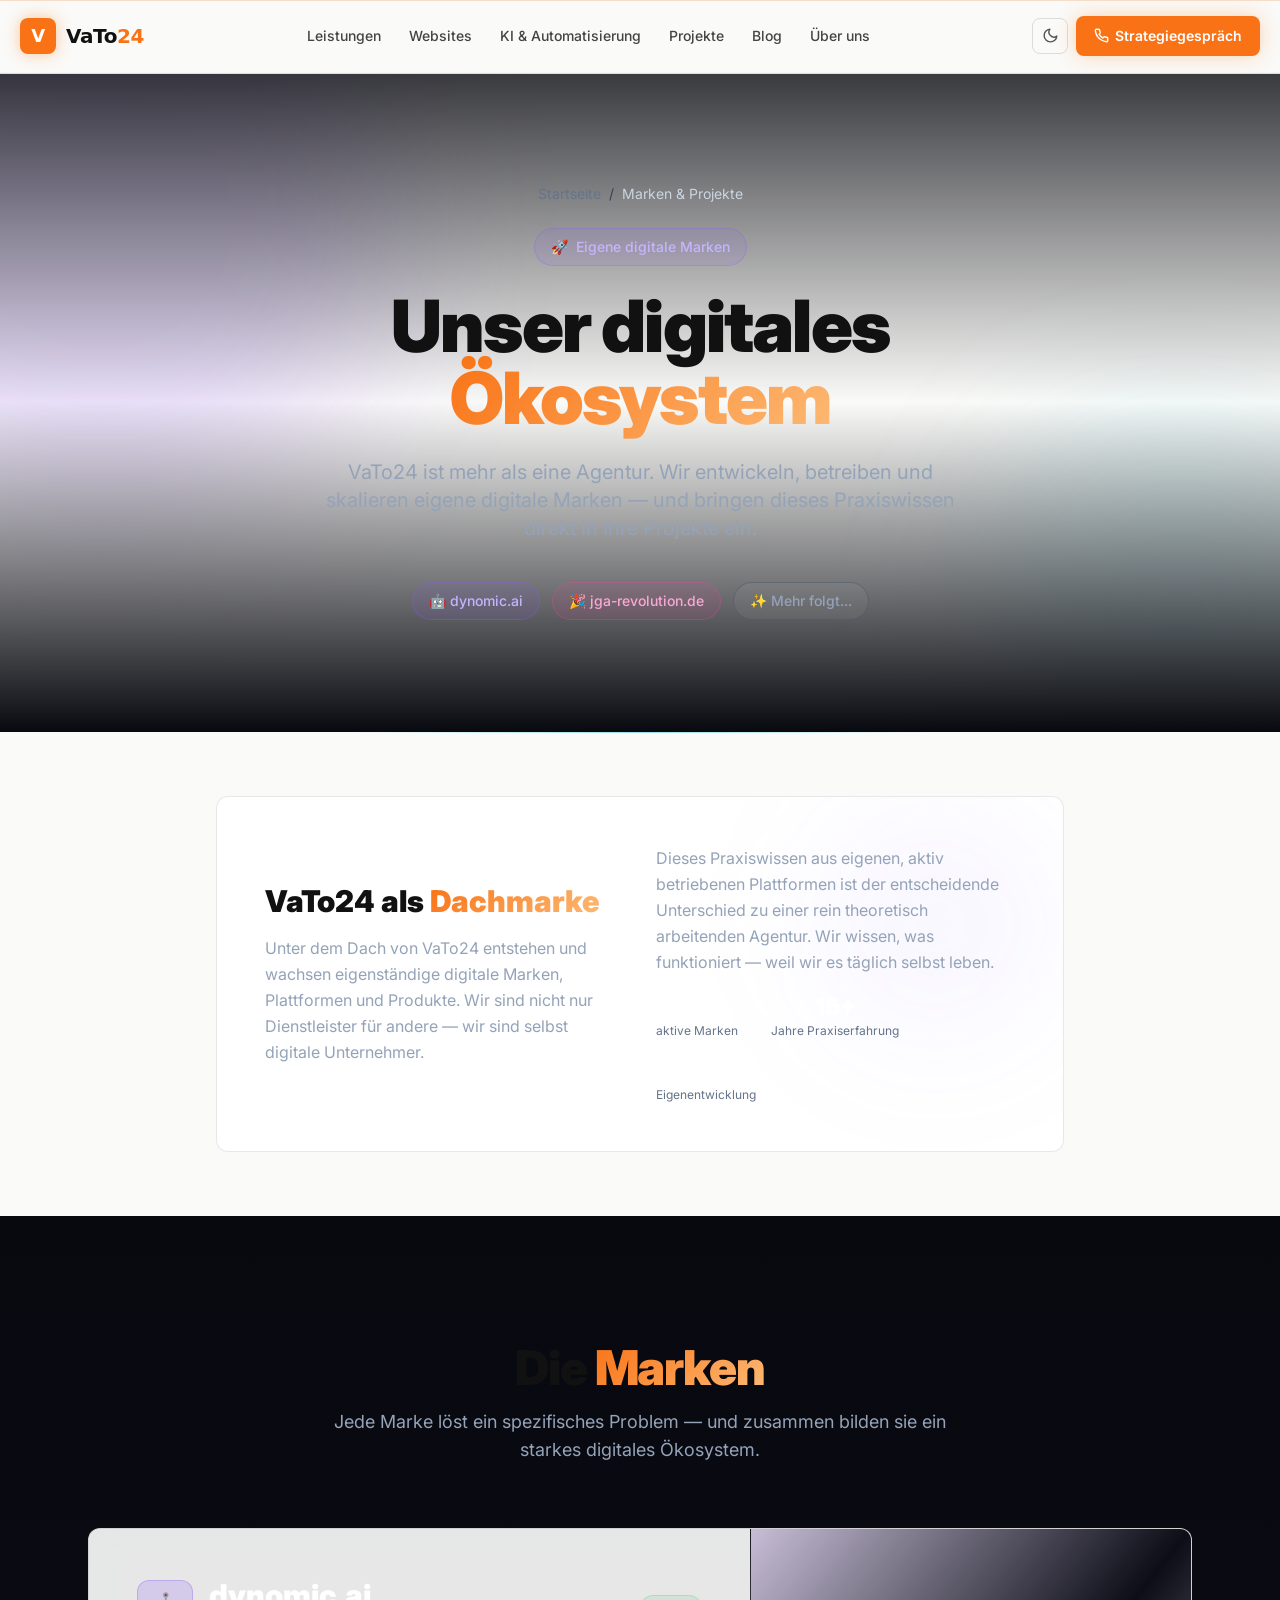
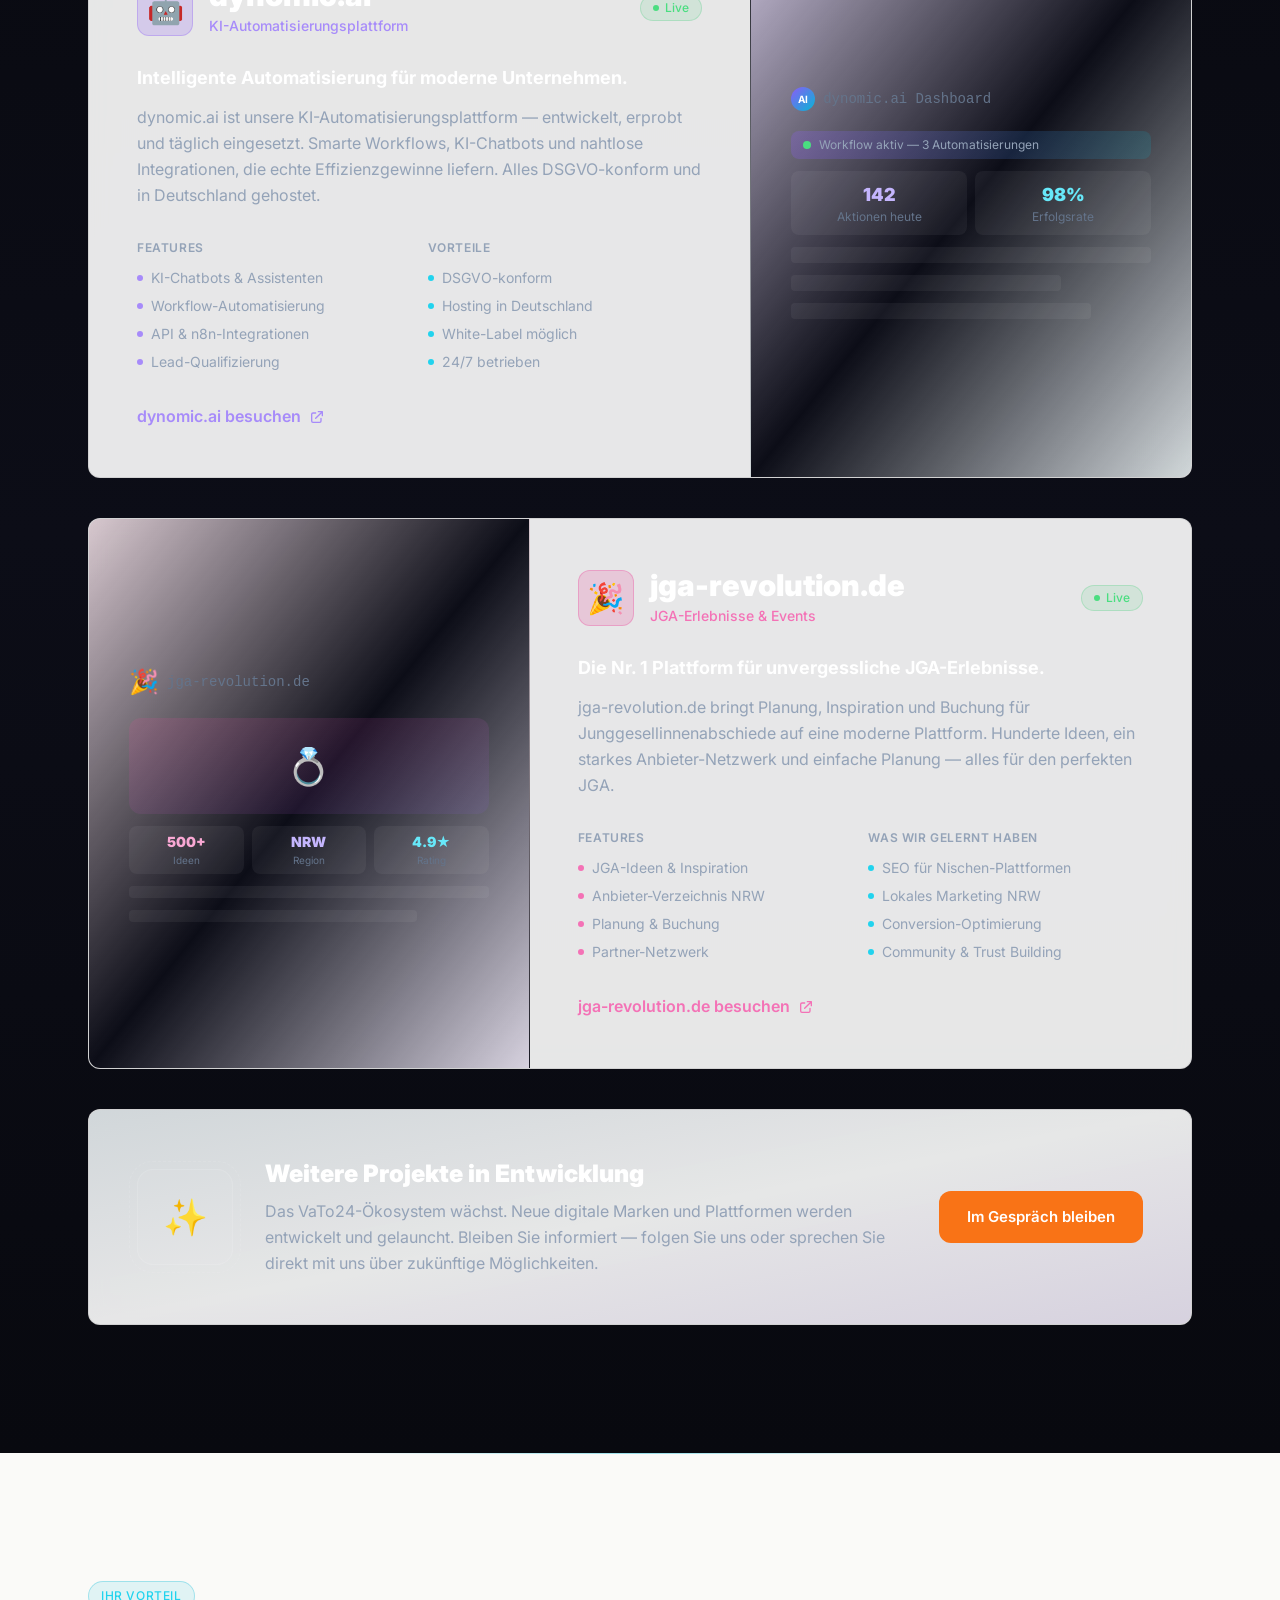
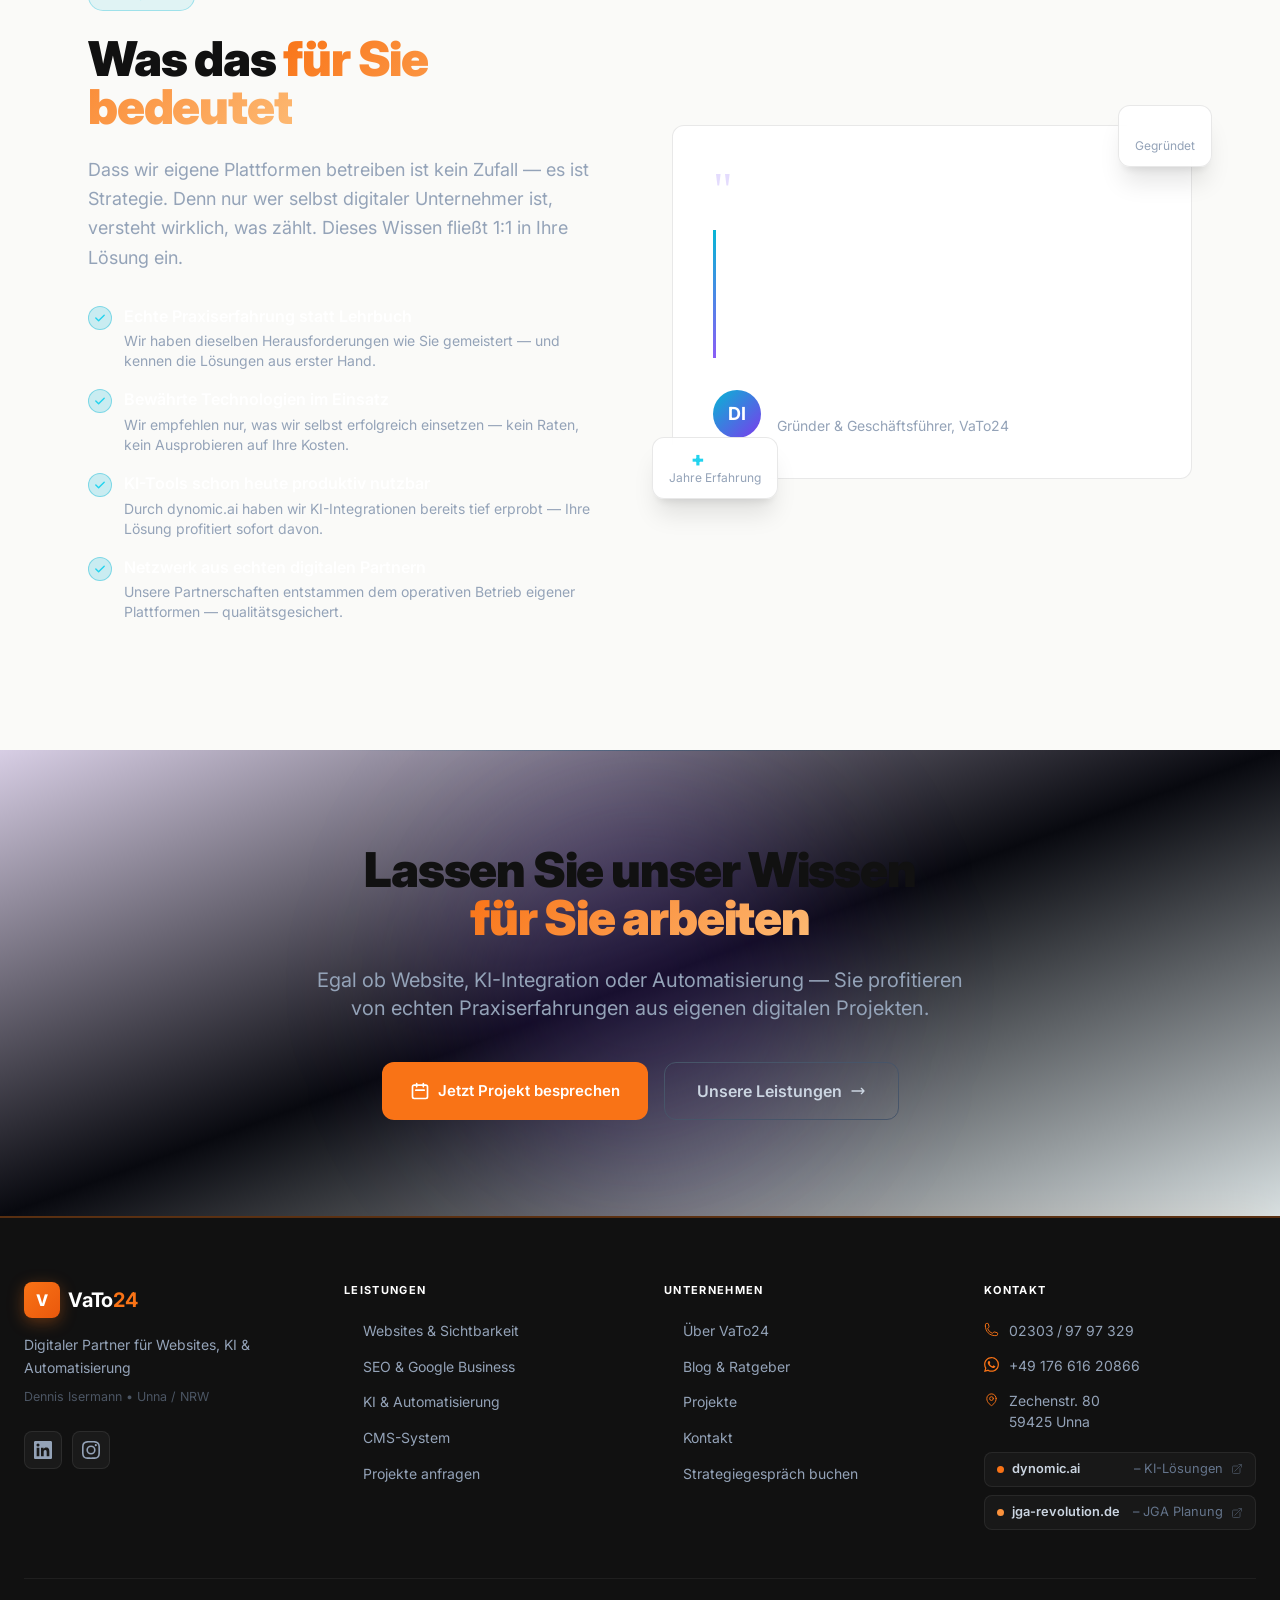
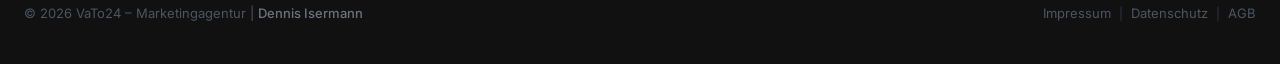
<file: marken/index.html>
<!DOCTYPE html>
<html lang="de" class="scroll-smooth">
<head>
  <meta charset="UTF-8" />
  <meta name="viewport" content="width=device-width, initial-scale=1.0" />

  <!-- Primary SEO -->
  <title>Unsere Marken &amp; Projekte – dynomic.ai &amp; mehr | VaTo24</title>
  <meta name="description" content="VaTo24 betreibt eigene digitale Marken wie dynomic.ai und jga-revolution.de — Praxiswissen aus eigenen Projekten für Ihre Lösungen." />
  <meta name="keywords" content="dynomic.ai, jga-revolution.de, VaTo24 Marken, digitale Plattformen, KI-Automatisierung, JGA Planung" />
  <meta name="author" content="Dennis Isermann – VaTo24" />
  <meta name="robots" content="index, follow" />
  <link rel="canonical" href="https://vato24.de/marken/" />

  <!-- OpenGraph -->
  <meta property="og:type" content="website" />
  <meta property="og:url" content="https://vato24.de/marken/" />
  <meta property="og:title" content="Unsere Marken &amp; Projekte – dynomic.ai &amp; mehr | VaTo24" />
  <meta property="og:description" content="VaTo24 betreibt eigene digitale Marken wie dynomic.ai und jga-revolution.de — Praxiswissen aus eigenen Projekten für Ihre Lösungen." />
  <meta property="og:image" content="https://vato24.de/assets/og-image.jpg" />
  <meta property="og:locale" content="de_DE" />
  <meta property="og:site_name" content="VaTo24" />

  <!-- Twitter Card -->
  <meta name="twitter:card" content="summary_large_image" />
  <meta name="twitter:title" content="Unsere Marken – dynomic.ai &amp; mehr | VaTo24" />
  <meta name="twitter:description" content="Eigene digitale Marken und Plattformen von VaTo24 — dieses Praxiswissen fließt in Kundenprojekte ein." />
  <meta name="twitter:image" content="https://vato24.de/assets/og-image.jpg" />

  <!-- Schema.org -->
  <script type="application/ld+json">
  {
    "@context": "https://schema.org",
    "@type": "WebPage",
    "name": "Unsere Marken & Projekte",
    "url": "https://vato24.de/marken/",
    "isPartOf": { "@id": "https://vato24.de/#organization" },
    "description": "VaTo24 betreibt eigene digitale Marken wie dynomic.ai und jga-revolution.de."
  }
  </script>

  <!-- Google Fonts -->
  <link rel="preconnect" href="https://fonts.googleapis.com" />
  <link rel="preconnect" href="https://fonts.gstatic.com" crossorigin />
  <link href="https://fonts.googleapis.com/css2?family=Inter:wght@300;400;500;600;700;800;900&display=swap" rel="stylesheet" />

  <!-- Vite / Tailwind CSS -->

  <style>
    :root {
      --bg:        #08090f;
      --bg-card:   rgba(255, 255, 255, 0.04);
      --bg-card-hover: rgba(255, 255, 255, 0.07);
      --border:    rgba(255, 255, 255, 0.08);
      --border-glow-cyan:  rgba(6, 182, 212, 0.35);
      --border-glow-violet: rgba(139, 92, 246, 0.35);
      --cyan:      #06b6d4;
      --violet:    #8b5cf6;
      --text:      #f1f5f9;
      --text-muted: #94a3b8;
    }

    * { box-sizing: border-box; }
    html { font-family: 'Inter', sans-serif; background: var(--bg); color: var(--text); }
    body { background-color: var(--bg); overflow-x: hidden; }

    .gradient-text {
      background: linear-gradient(135deg, var(--cyan) 0%, var(--violet) 100%);
      background-size: 200% 200%;
      -webkit-background-clip: text;
      -webkit-text-fill-color: transparent;
      background-clip: text;
      animation: gradient-text-anim 4s ease infinite;
    }
    @keyframes gradient-text-anim {
      0%, 100% { background-position: 0% 50%; }
      50%       { background-position: 100% 50%; }
    }

    .glass-card {
      background: var(--bg-card);
      border: 1px solid var(--border);
      backdrop-filter: blur(12px);
      -webkit-backdrop-filter: blur(12px);
      transition: background 0.3s ease, border-color 0.3s ease, transform 0.3s ease, box-shadow 0.3s ease;
    }
    .glass-card:hover {
      background: var(--bg-card-hover);
      border-color: var(--border-glow-cyan);
      transform: translateY(-4px);
      box-shadow: 0 20px 60px rgba(6, 182, 212, 0.1);
    }
    .glass-card-violet:hover {
      border-color: var(--border-glow-violet);
      box-shadow: 0 20px 60px rgba(139, 92, 246, 0.12);
    }
    .glass-card-pink:hover {
      border-color: rgba(236,72,153,0.35);
      box-shadow: 0 20px 60px rgba(236, 72, 153, 0.1);
    }

    .btn-primary {
      background: linear-gradient(135deg, var(--violet) 0%, var(--cyan) 100%);
      background-size: 200% 200%;
      transition: background-position 0.4s ease, transform 0.2s ease, box-shadow 0.3s ease;
      display: inline-flex;
      align-items: center;
      justify-content: center;
      gap: 0.5rem;
      padding: 0.75rem 1.75rem;
      border-radius: 0.75rem;
      color: white;
      font-weight: 600;
      text-decoration: none;
    }
    .btn-primary:hover {
      background-position: right center;
      transform: translateY(-2px);
      box-shadow: 0 12px 40px rgba(6, 182, 212, 0.35);
    }

    .orb {
      position: absolute;
      border-radius: 50%;
      filter: blur(100px);
      animation: orb-drift 10s ease-in-out infinite;
      pointer-events: none;
    }
    @keyframes orb-drift {
      0%, 100% { transform: translate(0, 0) scale(1); }
      33%       { transform: translate(30px, -20px) scale(1.05); }
      66%       { transform: translate(-20px, 15px) scale(0.95); }
    }
    .orb-1 { animation-delay: 0s; }
    .orb-2 { animation-delay: -3s; }
    .orb-3 { animation-delay: -6s; }

    [data-animate] {
      opacity: 0;
      transform: translateY(30px);
      transition: opacity 0.7s ease, transform 0.7s ease;
    }
    [data-animate].is-visible {
      opacity: 1;
      transform: translateY(0);
    }
    [data-animate-delay="100"] { transition-delay: 0.1s; }
    [data-animate-delay="200"] { transition-delay: 0.2s; }
    [data-animate-delay="300"] { transition-delay: 0.3s; }
    [data-animate-delay="400"] { transition-delay: 0.4s; }
    [data-animate-delay="500"] { transition-delay: 0.5s; }

    .section-glow { position: relative; }
    .section-glow::before {
      content: '';
      position: absolute;
      top: 0; left: 50%;
      transform: translateX(-50%);
      width: 600px; max-width: 100%; height: 1px;
      background: linear-gradient(90deg, transparent, var(--cyan), transparent);
      opacity: 0.4;
    }

    /* Orbit animation for coming soon card */
    @keyframes spin-slow { from { transform: rotate(0deg); } to { transform: rotate(360deg); } }
    .animate-spin-slow { animation: spin-slow 20s linear infinite; }

    /* Quote blockquote styling */
    .brand-quote {
      border-left: 3px solid;
      -o-border-image: linear-gradient(180deg, var(--cyan), var(--violet)) 1;
         border-image: linear-gradient(180deg, var(--cyan), var(--violet)) 1;
      padding-left: 1.5rem;
    }

    #site-header { min-height: 0; }
  </style>
  <script type="module" crossorigin src="/assets/marken-m0WfPyAP.js"></script>
  <link rel="modulepreload" crossorigin href="/assets/footer-vh9RchyU.js">
  <link rel="stylesheet" crossorigin href="/assets/footer-o9cNlJG-.css">
</head>

<body class="bg-[#08090f] text-slate-100 font-inter antialiased">

  <div id="site-header"></div>

  <main>

    <!-- ============================================================
         HERO
    ============================================================ -->
    <section
      class="relative py-20 lg:py-28 overflow-hidden"
      aria-label="Marken Hero"
    >
      <div class="orb orb-1 w-[600px] h-[600px] bg-violet-600/15 top-[-150px] left-[-200px]"></div>
      <div class="orb orb-2 w-[400px] h-[400px] bg-cyan-500/10 bottom-[-80px] right-[-100px]"></div>
      <div class="orb orb-3 w-[300px] h-[300px] bg-pink-500/8 top-[30%] right-[20%]"></div>
      <div class="absolute inset-0 bg-gradient-to-b from-[#08090f]/80 via-transparent to-[#08090f]"></div>

      <div class="relative container max-w-5xl mx-auto px-6 text-center">
        <!-- Breadcrumb -->
        <nav aria-label="Breadcrumb" class="mb-6">
          <ol class="flex items-center justify-center gap-2 text-sm text-slate-500">
            <li><a href="/" class="hover:text-cyan-400 transition-colors">Startseite</a></li>
            <li aria-hidden="true"><span class="text-slate-700">/</span></li>
            <li class="text-slate-300" aria-current="page">Marken &amp; Projekte</li>
          </ol>
        </nav>

        <div data-animate class="inline-flex items-center gap-2 px-4 py-2 rounded-full border border-violet-500/30 bg-violet-500/10 text-violet-300 text-sm font-medium mb-6">
          <span>🚀</span>
          <span>Eigene digitale Marken</span>
        </div>

        <h1
          data-animate
          data-animate-delay="100"
          class="text-5xl sm:text-6xl lg:text-7xl font-black leading-tight tracking-tight mb-6"
        >
          Unser digitales
          <br /><span class="gradient-text">Ökosystem</span>
        </h1>

        <p
          data-animate
          data-animate-delay="200"
          class="text-lg sm:text-xl text-slate-400 max-w-2xl mx-auto mb-10 leading-relaxed"
        >
          VaTo24 ist mehr als eine Agentur. Wir entwickeln, betreiben und skalieren eigene
          digitale Marken — und bringen dieses Praxiswissen direkt in Ihre Projekte ein.
        </p>

        <!-- Brand pills -->
        <div data-animate data-animate-delay="300" class="flex flex-wrap justify-center gap-3">
          <span class="flex items-center gap-2 px-4 py-2 rounded-full border border-violet-500/30 bg-violet-500/10 text-violet-300 text-sm font-medium">
            🤖 dynomic.ai
          </span>
          <span class="flex items-center gap-2 px-4 py-2 rounded-full border border-pink-500/30 bg-pink-500/10 text-pink-300 text-sm font-medium">
            🎉 jga-revolution.de
          </span>
          <span class="flex items-center gap-2 px-4 py-2 rounded-full border border-slate-600/50 bg-white/5 text-slate-400 text-sm font-medium">
            ✨ Mehr folgt...
          </span>
        </div>
      </div>
    </section>


    <!-- ============================================================
         INTRO
    ============================================================ -->
    <section
      class="py-16 section-glow"
      aria-label="Einleitung"
    >
      <div class="container max-w-4xl mx-auto px-6">
        <div class="glass-card rounded-2xl p-8 lg:p-12 relative overflow-hidden">
          <div class="absolute top-0 right-0 w-64 h-64 bg-violet-500/5 blur-3xl rounded-full" aria-hidden="true"></div>
          <div class="relative grid lg:grid-cols-2 gap-8 items-center">
            <div>
              <h2 data-animate class="text-2xl lg:text-3xl font-black leading-tight mb-4">
                VaTo24 als <span class="gradient-text">Dachmarke</span>
              </h2>
              <p data-animate data-animate-delay="100" class="text-slate-400 leading-relaxed">
                Unter dem Dach von VaTo24 entstehen und wachsen eigenständige digitale Marken,
                Plattformen und Produkte. Wir sind nicht nur Dienstleister für andere —
                wir sind selbst digitale Unternehmer.
              </p>
            </div>
            <div>
              <p data-animate data-animate-delay="200" class="text-slate-400 leading-relaxed mb-4">
                Dieses Praxiswissen aus eigenen, aktiv betriebenen Plattformen ist der
                entscheidende Unterschied zu einer rein theoretisch arbeitenden Agentur.
                Wir wissen, was funktioniert — weil wir es täglich selbst leben.
              </p>
              <div data-animate data-animate-delay="300" class="flex flex-wrap gap-4">
                <div class="text-center">
                  <p class="text-2xl font-black text-white">2+</p>
                  <p class="text-xs text-slate-500">aktive Marken</p>
                </div>
                <div class="w-px bg-white/10"></div>
                <div class="text-center">
                  <p class="text-2xl font-black text-white">15+</p>
                  <p class="text-xs text-slate-500">Jahre Praxiserfahrung</p>
                </div>
                <div class="w-px bg-white/10"></div>
                <div class="text-center">
                  <p class="text-2xl font-black text-white">100%</p>
                  <p class="text-xs text-slate-500">Eigenentwicklung</p>
                </div>
              </div>
            </div>
          </div>
        </div>
      </div>
    </section>


    <!-- ============================================================
         BRAND CARDS
    ============================================================ -->
    <section
      class="py-24 lg:py-32 bg-gradient-to-b from-[#08090f] via-[#0c0d17] to-[#08090f]"
      aria-label="Unsere Marken"
    >
      <div class="container max-w-6xl mx-auto px-6">

        <div class="text-center mb-16">
          <h2 data-animate class="text-4xl lg:text-5xl font-black tracking-tight mb-4">
            Die <span class="gradient-text">Marken</span>
          </h2>
          <p data-animate data-animate-delay="100" class="text-slate-400 text-lg max-w-2xl mx-auto">
            Jede Marke löst ein spezifisches Problem — und zusammen bilden sie ein starkes digitales Ökosystem.
          </p>
        </div>

        <div class="space-y-10">

          <!-- dynomic.ai — LARGE CARD -->
          <article
            data-animate
            class="glass-card glass-card-violet rounded-2xl overflow-hidden"
            aria-label="Marke: dynomic.ai"
          >
            <div class="grid lg:grid-cols-5 gap-0">

              <!-- Brand info (3 cols) -->
              <div class="lg:col-span-3 p-8 lg:p-12 relative overflow-hidden">
                <div class="absolute top-0 right-0 w-48 h-48 bg-violet-500/8 blur-3xl rounded-full" aria-hidden="true"></div>
                <div class="relative">
                  <div class="flex items-center gap-4 mb-6">
                    <div class="w-14 h-14 rounded-xl bg-violet-500/20 border border-violet-500/30 flex items-center justify-center text-3xl flex-shrink-0" aria-hidden="true">
                      🤖
                    </div>
                    <div>
                      <h3 class="text-2xl lg:text-3xl font-black text-white">dynomic.ai</h3>
                      <span class="text-sm text-violet-400 font-medium">KI-Automatisierungsplattform</span>
                    </div>
                    <div class="ml-auto flex-shrink-0">
                      <span class="flex items-center gap-1.5 text-xs text-green-400 bg-green-500/10 border border-green-500/20 rounded-full px-3 py-1 font-medium">
                        <span class="w-1.5 h-1.5 rounded-full bg-green-400 animate-pulse"></span>
                        Live
                      </span>
                    </div>
                  </div>

                  <p class="text-slate-300 text-lg leading-relaxed mb-3">
                    <strong class="text-white">Intelligente Automatisierung für moderne Unternehmen.</strong>
                  </p>
                  <p class="text-slate-400 leading-relaxed mb-8">
                    dynomic.ai ist unsere KI-Automatisierungsplattform — entwickelt, erprobt und
                    täglich eingesetzt. Smarte Workflows, KI-Chatbots und nahtlose Integrationen,
                    die echte Effizienzgewinne liefern. Alles DSGVO-konform und in Deutschland gehostet.
                  </p>

                  <div class="grid sm:grid-cols-2 gap-4 mb-8">
                    <div>
                      <h4 class="text-xs font-semibold text-slate-400 uppercase tracking-wider mb-3">Features</h4>
                      <ul class="space-y-2">
                        <li class="text-sm text-slate-400 flex items-center gap-2">
                          <span class="w-1.5 h-1.5 rounded-full bg-violet-400 flex-shrink-0" aria-hidden="true"></span>
                          KI-Chatbots &amp; Assistenten
                        </li>
                        <li class="text-sm text-slate-400 flex items-center gap-2">
                          <span class="w-1.5 h-1.5 rounded-full bg-violet-400 flex-shrink-0" aria-hidden="true"></span>
                          Workflow-Automatisierung
                        </li>
                        <li class="text-sm text-slate-400 flex items-center gap-2">
                          <span class="w-1.5 h-1.5 rounded-full bg-violet-400 flex-shrink-0" aria-hidden="true"></span>
                          API &amp; n8n-Integrationen
                        </li>
                        <li class="text-sm text-slate-400 flex items-center gap-2">
                          <span class="w-1.5 h-1.5 rounded-full bg-violet-400 flex-shrink-0" aria-hidden="true"></span>
                          Lead-Qualifizierung
                        </li>
                      </ul>
                    </div>
                    <div>
                      <h4 class="text-xs font-semibold text-slate-400 uppercase tracking-wider mb-3">Vorteile</h4>
                      <ul class="space-y-2">
                        <li class="text-sm text-slate-400 flex items-center gap-2">
                          <span class="w-1.5 h-1.5 rounded-full bg-cyan-400 flex-shrink-0" aria-hidden="true"></span>
                          DSGVO-konform
                        </li>
                        <li class="text-sm text-slate-400 flex items-center gap-2">
                          <span class="w-1.5 h-1.5 rounded-full bg-cyan-400 flex-shrink-0" aria-hidden="true"></span>
                          Hosting in Deutschland
                        </li>
                        <li class="text-sm text-slate-400 flex items-center gap-2">
                          <span class="w-1.5 h-1.5 rounded-full bg-cyan-400 flex-shrink-0" aria-hidden="true"></span>
                          White-Label möglich
                        </li>
                        <li class="text-sm text-slate-400 flex items-center gap-2">
                          <span class="w-1.5 h-1.5 rounded-full bg-cyan-400 flex-shrink-0" aria-hidden="true"></span>
                          24/7 betrieben
                        </li>
                      </ul>
                    </div>
                  </div>

                  <a
                    href="https://dynomic.ai"
                    target="_blank"
                    rel="noopener noreferrer"
                    class="inline-flex items-center gap-2 text-violet-400 font-semibold hover:text-violet-300 transition-colors group"
                    aria-label="dynomic.ai in neuem Tab öffnen"
                  >
                    dynomic.ai besuchen
                    <svg class="w-4 h-4 group-hover:translate-x-1 transition-transform" fill="none" viewBox="0 0 24 24" stroke="currentColor" stroke-width="2" aria-hidden="true">
                      <path stroke-linecap="round" stroke-linejoin="round" d="M10 6H6a2 2 0 00-2 2v10a2 2 0 002 2h10a2 2 0 002-2v-4M14 4h6m0 0v6m0-6L10 14" />
                    </svg>
                  </a>
                </div>
              </div>

              <!-- Visual (2 cols) -->
              <div class="lg:col-span-2 bg-gradient-to-br from-violet-900/20 via-[#0c0d17] to-cyan-900/10 p-8 lg:p-10 flex items-center justify-center border-t lg:border-t-0 lg:border-l border-white/5">
                <div class="w-full space-y-3" aria-hidden="true">
                  <div class="flex items-center gap-2 mb-5">
                    <div class="w-6 h-6 rounded-full bg-gradient-to-br from-violet-500 to-cyan-500 flex items-center justify-center text-[10px] font-bold text-white">AI</div>
                    <span class="text-sm text-slate-500 font-mono">dynomic.ai Dashboard</span>
                  </div>
                  <div class="h-7 bg-gradient-to-r from-violet-500/25 to-cyan-500/15 rounded-lg flex items-center px-3 gap-2">
                    <span class="w-2 h-2 rounded-full bg-green-400 animate-pulse"></span>
                    <span class="text-xs text-slate-400">Workflow aktiv — 3 Automatisierungen</span>
                  </div>
                  <div class="grid grid-cols-2 gap-2">
                    <div class="h-16 bg-white/5 rounded-lg flex flex-col items-center justify-center">
                      <p class="text-lg font-black text-violet-300">142</p>
                      <p class="text-xs text-slate-500">Aktionen heute</p>
                    </div>
                    <div class="h-16 bg-white/5 rounded-lg flex flex-col items-center justify-center">
                      <p class="text-lg font-black text-cyan-300">98%</p>
                      <p class="text-xs text-slate-500">Erfolgsrate</p>
                    </div>
                  </div>
                  <div class="h-4 bg-white/5 rounded w-full"></div>
                  <div class="h-4 bg-white/5 rounded w-3/4"></div>
                  <div class="h-4 bg-white/5 rounded w-5/6"></div>
                </div>
              </div>

            </div>
          </article>


          <!-- jga-revolution.de — LARGE CARD -->
          <article
            data-animate
            data-animate-delay="100"
            class="glass-card rounded-2xl overflow-hidden"
            style="--border-glow-hover: rgba(236,72,153,0.35);"
            aria-label="Marke: jga-revolution.de"
          >
            <div class="grid lg:grid-cols-5 gap-0">

              <!-- Visual (2 cols) — left on this card -->
              <div class="lg:col-span-2 bg-gradient-to-br from-pink-900/15 via-[#0c0d17] to-violet-900/10 p-8 lg:p-10 flex items-center justify-center order-last lg:order-first border-t lg:border-t-0 lg:border-r border-white/5">
                <div class="w-full space-y-3" aria-hidden="true">
                  <div class="flex items-center gap-2 mb-5">
                    <span class="text-2xl">🎉</span>
                    <span class="text-sm text-slate-500 font-mono">jga-revolution.de</span>
                  </div>
                  <div class="h-24 bg-gradient-to-br from-pink-500/15 to-violet-500/10 rounded-xl flex items-center justify-center">
                    <span class="text-4xl">💍</span>
                  </div>
                  <div class="grid grid-cols-3 gap-2">
                    <div class="h-12 bg-white/5 rounded-lg flex flex-col items-center justify-center">
                      <p class="text-sm font-black text-pink-300">500+</p>
                      <p class="text-[10px] text-slate-500">Ideen</p>
                    </div>
                    <div class="h-12 bg-white/5 rounded-lg flex flex-col items-center justify-center">
                      <p class="text-sm font-black text-violet-300">NRW</p>
                      <p class="text-[10px] text-slate-500">Region</p>
                    </div>
                    <div class="h-12 bg-white/5 rounded-lg flex flex-col items-center justify-center">
                      <p class="text-sm font-black text-cyan-300">4.9★</p>
                      <p class="text-[10px] text-slate-500">Rating</p>
                    </div>
                  </div>
                  <div class="h-3 bg-white/5 rounded w-full"></div>
                  <div class="h-3 bg-white/5 rounded w-4/5"></div>
                </div>
              </div>

              <!-- Brand info (3 cols) -->
              <div class="lg:col-span-3 p-8 lg:p-12 relative overflow-hidden">
                <div class="absolute top-0 right-0 w-48 h-48 bg-pink-500/6 blur-3xl rounded-full" aria-hidden="true"></div>
                <div class="relative">
                  <div class="flex items-center gap-4 mb-6">
                    <div class="w-14 h-14 rounded-xl bg-pink-500/20 border border-pink-500/30 flex items-center justify-center text-3xl flex-shrink-0" aria-hidden="true">
                      🎉
                    </div>
                    <div>
                      <h3 class="text-2xl lg:text-3xl font-black text-white">jga-revolution.de</h3>
                      <span class="text-sm text-pink-400 font-medium">JGA-Erlebnisse &amp; Events</span>
                    </div>
                    <div class="ml-auto flex-shrink-0">
                      <span class="flex items-center gap-1.5 text-xs text-green-400 bg-green-500/10 border border-green-500/20 rounded-full px-3 py-1 font-medium">
                        <span class="w-1.5 h-1.5 rounded-full bg-green-400 animate-pulse"></span>
                        Live
                      </span>
                    </div>
                  </div>

                  <p class="text-slate-300 text-lg leading-relaxed mb-3">
                    <strong class="text-white">Die Nr. 1 Plattform für unvergessliche JGA-Erlebnisse.</strong>
                  </p>
                  <p class="text-slate-400 leading-relaxed mb-8">
                    jga-revolution.de bringt Planung, Inspiration und Buchung für
                    Junggesellinnenabschiede auf eine moderne Plattform. Hunderte Ideen,
                    ein starkes Anbieter-Netzwerk und einfache Planung — alles für den
                    perfekten JGA.
                  </p>

                  <div class="grid sm:grid-cols-2 gap-4 mb-8">
                    <div>
                      <h4 class="text-xs font-semibold text-slate-400 uppercase tracking-wider mb-3">Features</h4>
                      <ul class="space-y-2">
                        <li class="text-sm text-slate-400 flex items-center gap-2">
                          <span class="w-1.5 h-1.5 rounded-full bg-pink-400 flex-shrink-0" aria-hidden="true"></span>
                          JGA-Ideen &amp; Inspiration
                        </li>
                        <li class="text-sm text-slate-400 flex items-center gap-2">
                          <span class="w-1.5 h-1.5 rounded-full bg-pink-400 flex-shrink-0" aria-hidden="true"></span>
                          Anbieter-Verzeichnis NRW
                        </li>
                        <li class="text-sm text-slate-400 flex items-center gap-2">
                          <span class="w-1.5 h-1.5 rounded-full bg-pink-400 flex-shrink-0" aria-hidden="true"></span>
                          Planung &amp; Buchung
                        </li>
                        <li class="text-sm text-slate-400 flex items-center gap-2">
                          <span class="w-1.5 h-1.5 rounded-full bg-pink-400 flex-shrink-0" aria-hidden="true"></span>
                          Partner-Netzwerk
                        </li>
                      </ul>
                    </div>
                    <div>
                      <h4 class="text-xs font-semibold text-slate-400 uppercase tracking-wider mb-3">Was wir gelernt haben</h4>
                      <ul class="space-y-2">
                        <li class="text-sm text-slate-400 flex items-center gap-2">
                          <span class="w-1.5 h-1.5 rounded-full bg-cyan-400 flex-shrink-0" aria-hidden="true"></span>
                          SEO für Nischen-Plattformen
                        </li>
                        <li class="text-sm text-slate-400 flex items-center gap-2">
                          <span class="w-1.5 h-1.5 rounded-full bg-cyan-400 flex-shrink-0" aria-hidden="true"></span>
                          Lokales Marketing NRW
                        </li>
                        <li class="text-sm text-slate-400 flex items-center gap-2">
                          <span class="w-1.5 h-1.5 rounded-full bg-cyan-400 flex-shrink-0" aria-hidden="true"></span>
                          Conversion-Optimierung
                        </li>
                        <li class="text-sm text-slate-400 flex items-center gap-2">
                          <span class="w-1.5 h-1.5 rounded-full bg-cyan-400 flex-shrink-0" aria-hidden="true"></span>
                          Community &amp; Trust Building
                        </li>
                      </ul>
                    </div>
                  </div>

                  <a
                    href="https://jga-revolution.de"
                    target="_blank"
                    rel="noopener noreferrer"
                    class="inline-flex items-center gap-2 text-pink-400 font-semibold hover:text-pink-300 transition-colors group"
                    aria-label="jga-revolution.de in neuem Tab öffnen"
                  >
                    jga-revolution.de besuchen
                    <svg class="w-4 h-4 group-hover:translate-x-1 transition-transform" fill="none" viewBox="0 0 24 24" stroke="currentColor" stroke-width="2" aria-hidden="true">
                      <path stroke-linecap="round" stroke-linejoin="round" d="M10 6H6a2 2 0 00-2 2v10a2 2 0 002 2h10a2 2 0 002-2v-4M14 4h6m0 0v6m0-6L10 14" />
                    </svg>
                  </a>
                </div>
              </div>

            </div>
          </article>


          <!-- Coming Soon Card -->
          <article
            data-animate
            data-animate-delay="200"
            class="glass-card rounded-2xl p-8 lg:p-12 relative overflow-hidden"
            aria-label="Zukünftige Projekte"
          >
            <div class="absolute inset-0 bg-gradient-to-br from-cyan-900/10 via-transparent to-violet-900/10" aria-hidden="true"></div>
            <div class="relative flex flex-col lg:flex-row items-center gap-8 text-center lg:text-left">
              <div class="flex-shrink-0 relative" aria-hidden="true">
                <div class="w-24 h-24 rounded-2xl bg-white/5 border border-white/10 flex items-center justify-center text-4xl">
                  ✨
                </div>
                <div class="absolute -inset-2 rounded-3xl border border-dashed border-white/10 animate-spin-slow"></div>
              </div>
              <div>
                <h3 class="text-2xl font-black text-white mb-2">Weitere Projekte in Entwicklung</h3>
                <p class="text-slate-400 leading-relaxed max-w-2xl">
                  Das VaTo24-Ökosystem wächst. Neue digitale Marken und Plattformen werden
                  entwickelt und gelauncht. Bleiben Sie informiert — folgen Sie uns oder
                  sprechen Sie direkt mit uns über zukünftige Möglichkeiten.
                </p>
              </div>
              <div class="flex-shrink-0 lg:ml-auto">
                <a href="/kontakt/" class="btn-primary whitespace-nowrap">
                  Im Gespräch bleiben
                </a>
              </div>
            </div>
          </article>

        </div>
      </div>
    </section>


    <!-- ============================================================
         WHAT IT MEANS FOR YOU
    ============================================================ -->
    <section
      class="py-24 lg:py-32 section-glow"
      aria-label="Was das für Sie bedeutet"
    >
      <div class="container max-w-6xl mx-auto px-6">
        <div class="grid lg:grid-cols-2 gap-16 items-center">

          <div>
            <div data-animate class="inline-flex items-center gap-2 px-3 py-1.5 rounded-full border border-cyan-500/30 bg-cyan-500/10 text-cyan-400 text-xs font-medium mb-6 tracking-wider uppercase">
              Ihr Vorteil
            </div>
            <h2 data-animate data-animate-delay="100" class="text-4xl lg:text-5xl font-black leading-tight tracking-tight mb-6">
              Was das <span class="gradient-text">für Sie bedeutet</span>
            </h2>
            <p data-animate data-animate-delay="200" class="text-slate-400 text-lg leading-relaxed mb-8">
              Dass wir eigene Plattformen betreiben ist kein Zufall — es ist Strategie.
              Denn nur wer selbst digitaler Unternehmer ist, versteht wirklich, was
              zählt. Dieses Wissen fließt 1:1 in Ihre Lösung ein.
            </p>

            <ul data-animate data-animate-delay="300" class="space-y-4">
              <li class="flex items-start gap-3">
                <span class="flex-shrink-0 w-6 h-6 rounded-full bg-cyan-500/20 border border-cyan-500/40 flex items-center justify-center mt-0.5" aria-hidden="true">
                  <svg class="w-3.5 h-3.5 text-cyan-400" fill="currentColor" viewBox="0 0 20 20"><path fill-rule="evenodd" d="M16.707 5.293a1 1 0 010 1.414l-8 8a1 1 0 01-1.414 0l-4-4a1 1 0 011.414-1.414L8 12.586l7.293-7.293a1 1 0 011.414 0z" clip-rule="evenodd"/></svg>
                </span>
                <div>
                  <span class="text-white font-semibold">Echte Praxiserfahrung statt Lehrbuch</span>
                  <p class="text-slate-400 text-sm mt-0.5">Wir haben dieselben Herausforderungen wie Sie gemeistert — und kennen die Lösungen aus erster Hand.</p>
                </div>
              </li>
              <li class="flex items-start gap-3">
                <span class="flex-shrink-0 w-6 h-6 rounded-full bg-cyan-500/20 border border-cyan-500/40 flex items-center justify-center mt-0.5" aria-hidden="true">
                  <svg class="w-3.5 h-3.5 text-cyan-400" fill="currentColor" viewBox="0 0 20 20"><path fill-rule="evenodd" d="M16.707 5.293a1 1 0 010 1.414l-8 8a1 1 0 01-1.414 0l-4-4a1 1 0 011.414-1.414L8 12.586l7.293-7.293a1 1 0 011.414 0z" clip-rule="evenodd"/></svg>
                </span>
                <div>
                  <span class="text-white font-semibold">Bewährte Technologien im Einsatz</span>
                  <p class="text-slate-400 text-sm mt-0.5">Wir empfehlen nur, was wir selbst erfolgreich einsetzen — kein Raten, kein Ausprobieren auf Ihre Kosten.</p>
                </div>
              </li>
              <li class="flex items-start gap-3">
                <span class="flex-shrink-0 w-6 h-6 rounded-full bg-cyan-500/20 border border-cyan-500/40 flex items-center justify-center mt-0.5" aria-hidden="true">
                  <svg class="w-3.5 h-3.5 text-cyan-400" fill="currentColor" viewBox="0 0 20 20"><path fill-rule="evenodd" d="M16.707 5.293a1 1 0 010 1.414l-8 8a1 1 0 01-1.414 0l-4-4a1 1 0 011.414-1.414L8 12.586l7.293-7.293a1 1 0 011.414 0z" clip-rule="evenodd"/></svg>
                </span>
                <div>
                  <span class="text-white font-semibold">KI-Tools schon heute produktiv nutzbar</span>
                  <p class="text-slate-400 text-sm mt-0.5">Durch dynomic.ai haben wir KI-Integrationen bereits tief erprobt — Ihre Lösung profitiert sofort davon.</p>
                </div>
              </li>
              <li class="flex items-start gap-3">
                <span class="flex-shrink-0 w-6 h-6 rounded-full bg-cyan-500/20 border border-cyan-500/40 flex items-center justify-center mt-0.5" aria-hidden="true">
                  <svg class="w-3.5 h-3.5 text-cyan-400" fill="currentColor" viewBox="0 0 20 20"><path fill-rule="evenodd" d="M16.707 5.293a1 1 0 010 1.414l-8 8a1 1 0 01-1.414 0l-4-4a1 1 0 011.414-1.414L8 12.586l7.293-7.293a1 1 0 011.414 0z" clip-rule="evenodd"/></svg>
                </span>
                <div>
                  <span class="text-white font-semibold">Netzwerk aus echten digitalen Partnern</span>
                  <p class="text-slate-400 text-sm mt-0.5">Unsere Partnerschaften entstammen dem operativen Betrieb eigener Plattformen — qualitätsgesichert.</p>
                </div>
              </li>
            </ul>
          </div>

          <!-- Quote section -->
          <div data-animate data-animate-delay="200" class="relative">
            <div class="glass-card rounded-2xl p-8 lg:p-10 relative overflow-hidden">
              <div class="absolute top-0 right-0 w-48 h-48 bg-violet-500/8 blur-3xl rounded-full" aria-hidden="true"></div>
              <div class="relative">
                <div class="text-5xl text-violet-400/30 font-serif leading-none mb-4" aria-hidden="true">"</div>
                <blockquote class="brand-quote mb-8">
                  <p class="text-xl lg:text-2xl font-semibold text-white leading-relaxed">
                    Wir bauen nicht nur Websites — wir betreiben eigene digitale Unternehmen.
                    Dieses Wissen ist unschätzbar für unsere Kunden.
                  </p>
                </blockquote>
                <div class="flex items-center gap-4">
                  <div class="w-12 h-12 rounded-full bg-gradient-to-br from-cyan-500 to-violet-600 flex items-center justify-center text-white font-bold text-lg flex-shrink-0" aria-hidden="true">
                    DI
                  </div>
                  <div>
                    <p class="text-white font-semibold">Dennis Isermann</p>
                    <p class="text-slate-400 text-sm">Gründer &amp; Geschäftsführer, VaTo24</p>
                  </div>
                </div>
              </div>
            </div>

            <!-- Floating stats -->
            <div class="absolute -bottom-5 -left-5 glass-card rounded-xl px-4 py-3 shadow-xl" aria-hidden="true">
              <p class="text-xl font-black text-white leading-none">15<span class="text-cyan-400">+</span></p>
              <p class="text-xs text-slate-400">Jahre Erfahrung</p>
            </div>
            <div class="absolute -top-5 -right-5 glass-card rounded-xl px-4 py-3 shadow-xl" aria-hidden="true">
              <p class="text-xl font-black text-white leading-none">2009</p>
              <p class="text-xs text-slate-400">Gegründet</p>
            </div>
          </div>

        </div>
      </div>
    </section>


    <!-- ============================================================
         FINAL CTA
    ============================================================ -->
    <section
      class="py-20 lg:py-24 relative overflow-hidden section-glow"
      aria-label="Kontakt"
    >
      <div class="absolute inset-0 bg-gradient-to-br from-violet-900/20 via-[#08090f] to-cyan-900/15" aria-hidden="true"></div>
      <div class="orb w-[400px] h-[400px] bg-violet-600/15 top-1/2 left-1/2 -translate-x-1/2 -translate-y-1/2" aria-hidden="true"></div>

      <div class="relative container max-w-3xl mx-auto px-6 text-center">
        <h2 data-animate class="text-4xl sm:text-5xl font-black tracking-tight leading-tight mb-6">
          Lassen Sie unser Wissen
          <br /><span class="gradient-text">für Sie arbeiten</span>
        </h2>
        <p data-animate data-animate-delay="100" class="text-slate-400 text-xl max-w-2xl mx-auto mb-10">
          Egal ob Website, KI-Integration oder Automatisierung — Sie profitieren von
          echten Praxiserfahrungen aus eigenen digitalen Projekten.
        </p>
        <div data-animate data-animate-delay="200" class="flex flex-col sm:flex-row gap-4 justify-center">
          <a href="/kontakt/" class="btn-primary px-8 py-4 text-base">
            <svg class="w-5 h-5" fill="none" viewBox="0 0 24 24" stroke="currentColor" stroke-width="2"><path stroke-linecap="round" stroke-linejoin="round" d="M8 7V3m8 4V3m-9 8h10M5 21h14a2 2 0 002-2V7a2 2 0 00-2-2H5a2 2 0 00-2 2v12a2 2 0 002 2z"/></svg>
            Jetzt Projekt besprechen
          </a>
          <a href="/leistungen/" class="inline-flex items-center justify-center gap-2 px-8 py-4 rounded-xl border border-slate-600 hover:border-cyan-500/60 text-slate-300 hover:text-white font-semibold text-base transition-all duration-300 hover:bg-white/5">
            Unsere Leistungen
            <svg class="w-4 h-4" fill="none" viewBox="0 0 24 24" stroke="currentColor" stroke-width="2"><path stroke-linecap="round" stroke-linejoin="round" d="M17 8l4 4m0 0l-4 4m4-4H3"/></svg>
          </a>
        </div>
      </div>
    </section>

  </main>

  <div id="site-footer"></div>


  <script>
    (function () {
      var els = document.querySelectorAll('[data-animate]');
      if (!els.length) return;
      var obs = new IntersectionObserver(function (entries) {
        entries.forEach(function (e) {
          if (e.isIntersecting) { e.target.classList.add('is-visible'); obs.unobserve(e.target); }
        });
      }, { threshold: 0.12, rootMargin: '0px 0px -60px 0px' });
      els.forEach(function (el) { obs.observe(el); });
    })();
  </script>

</body>
</html>
</file>
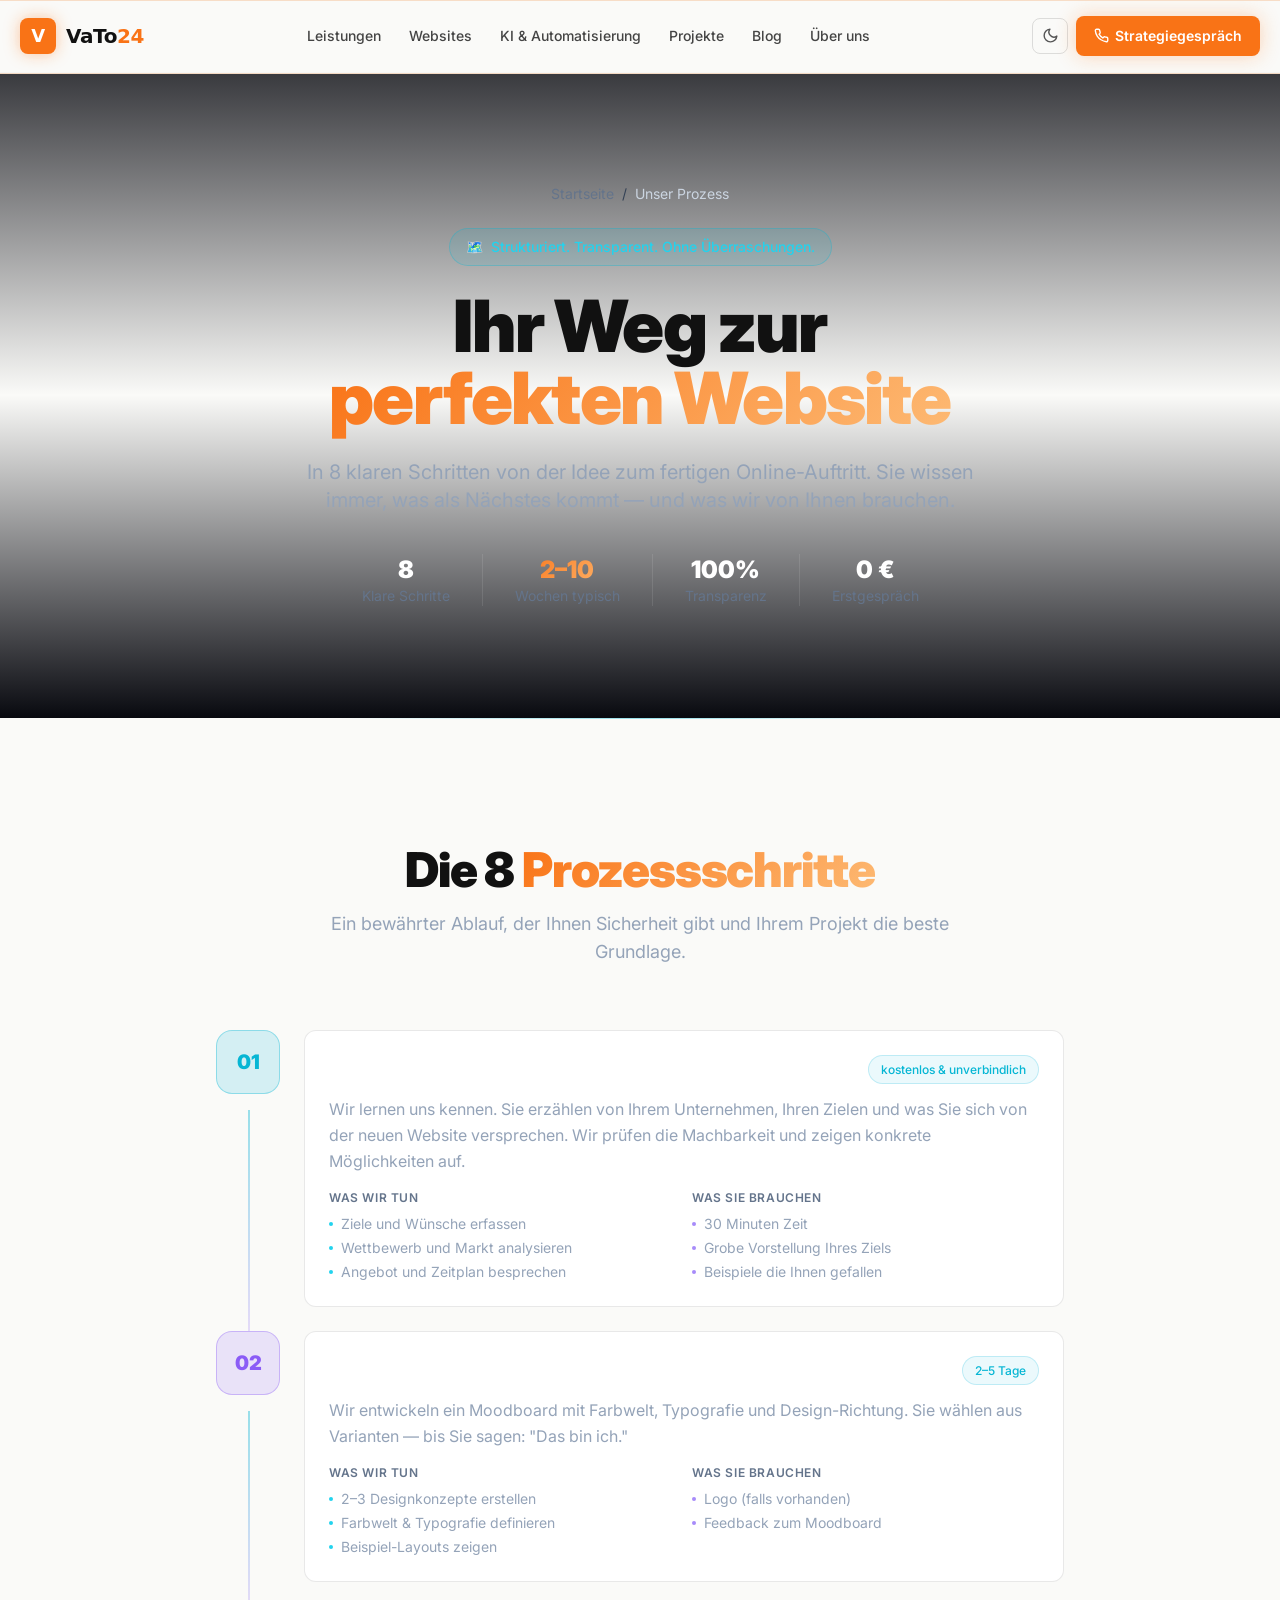
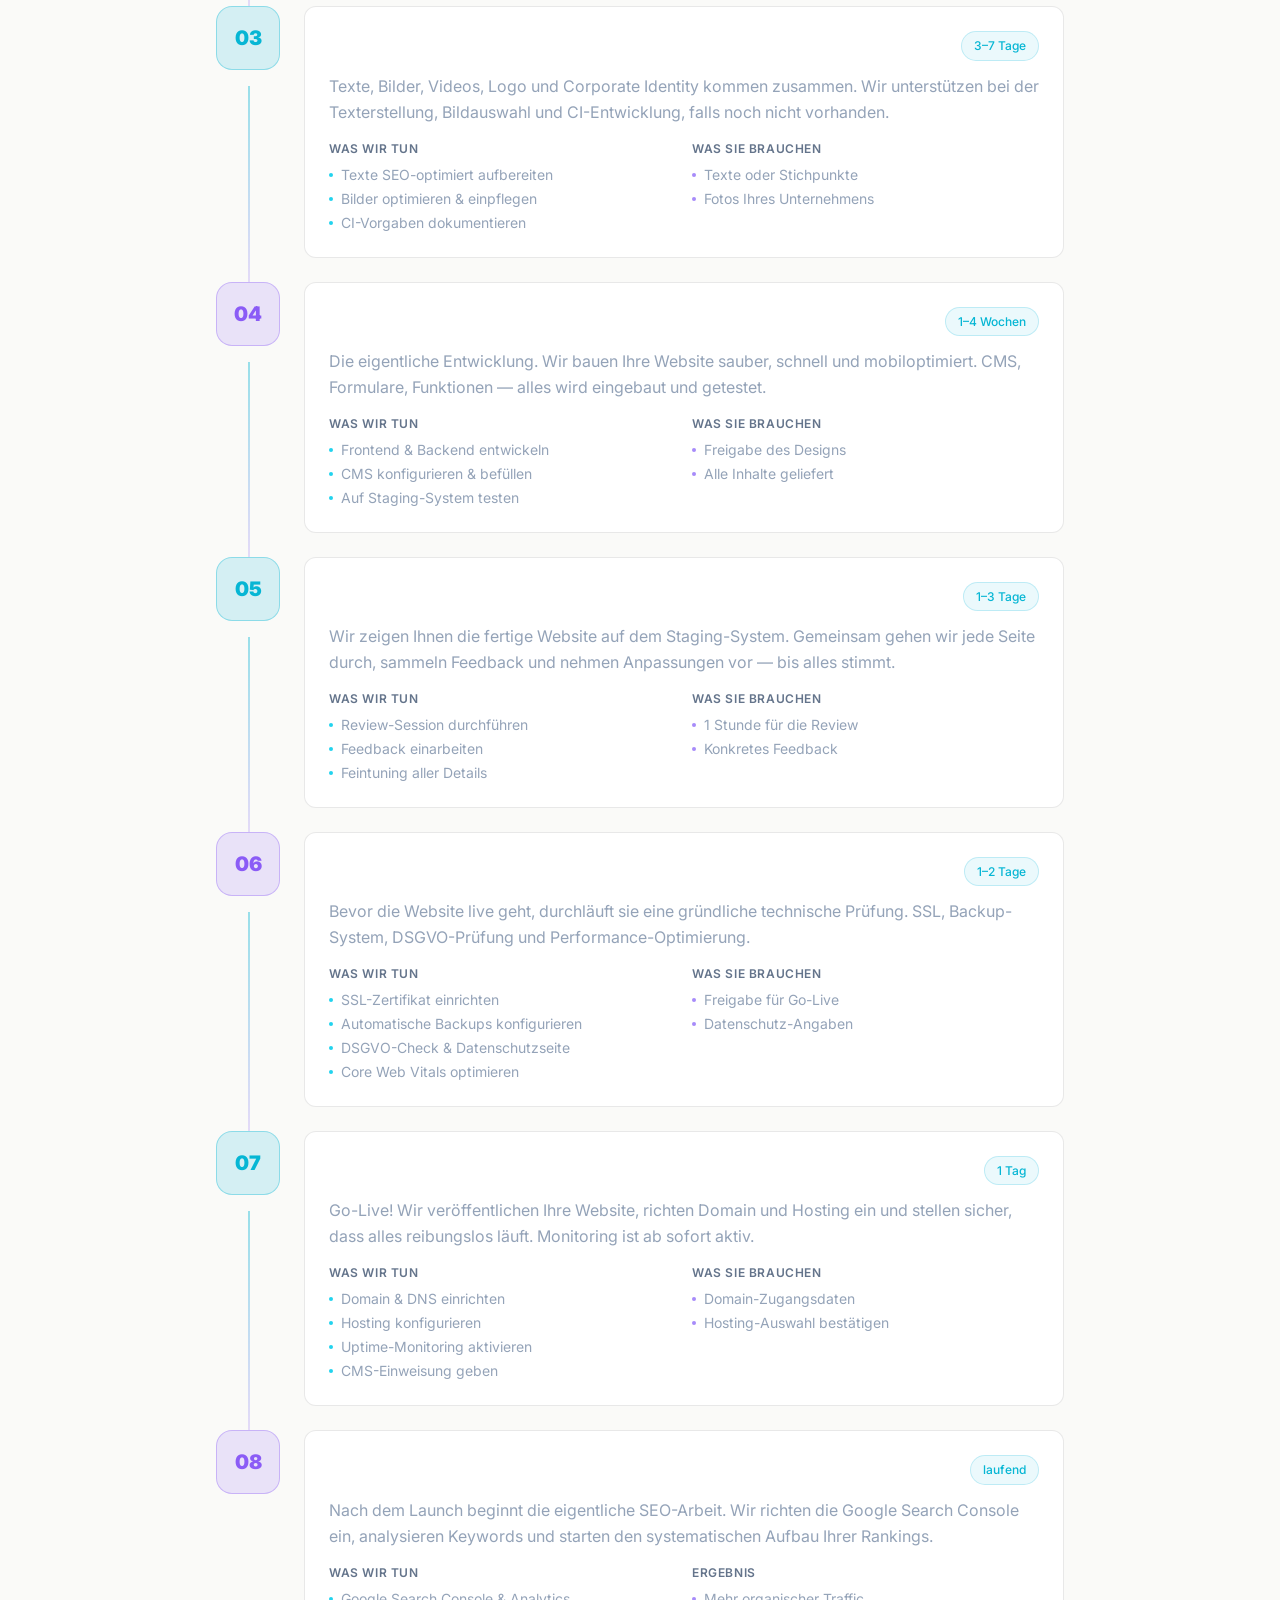
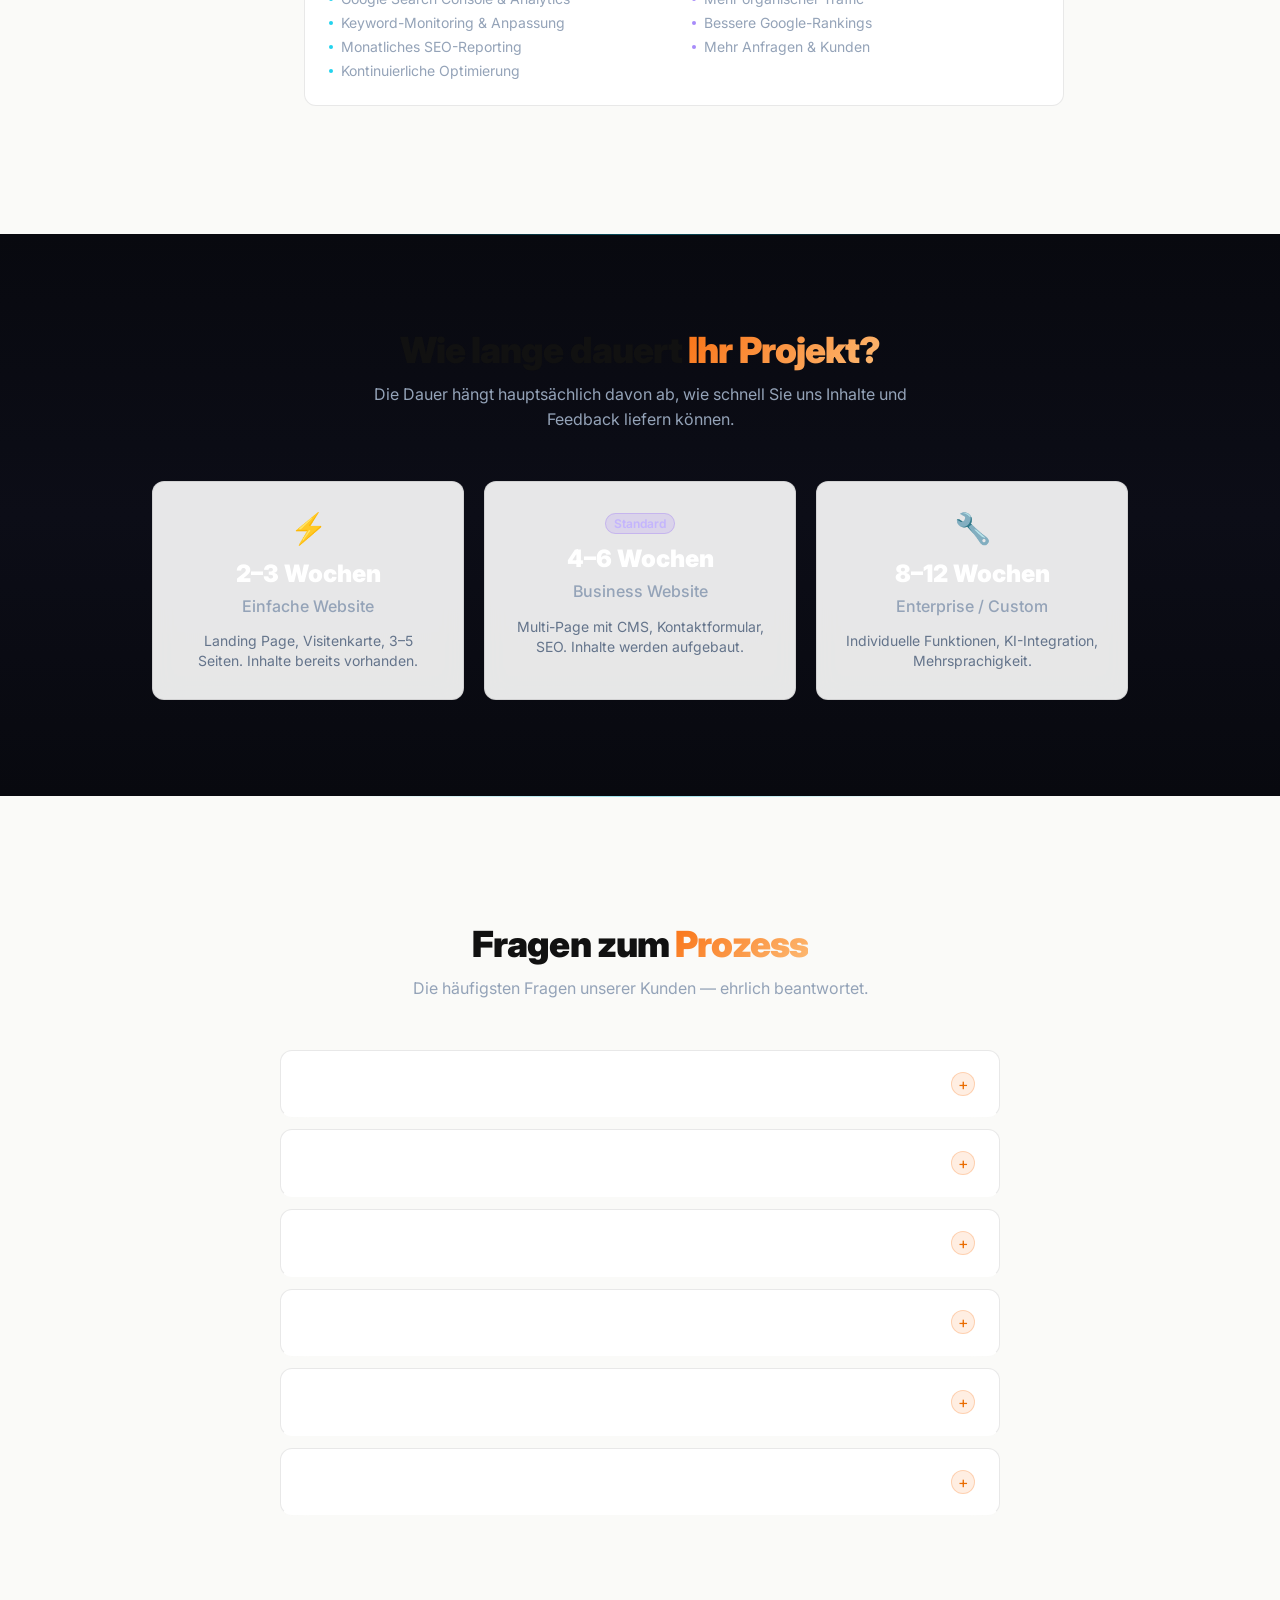
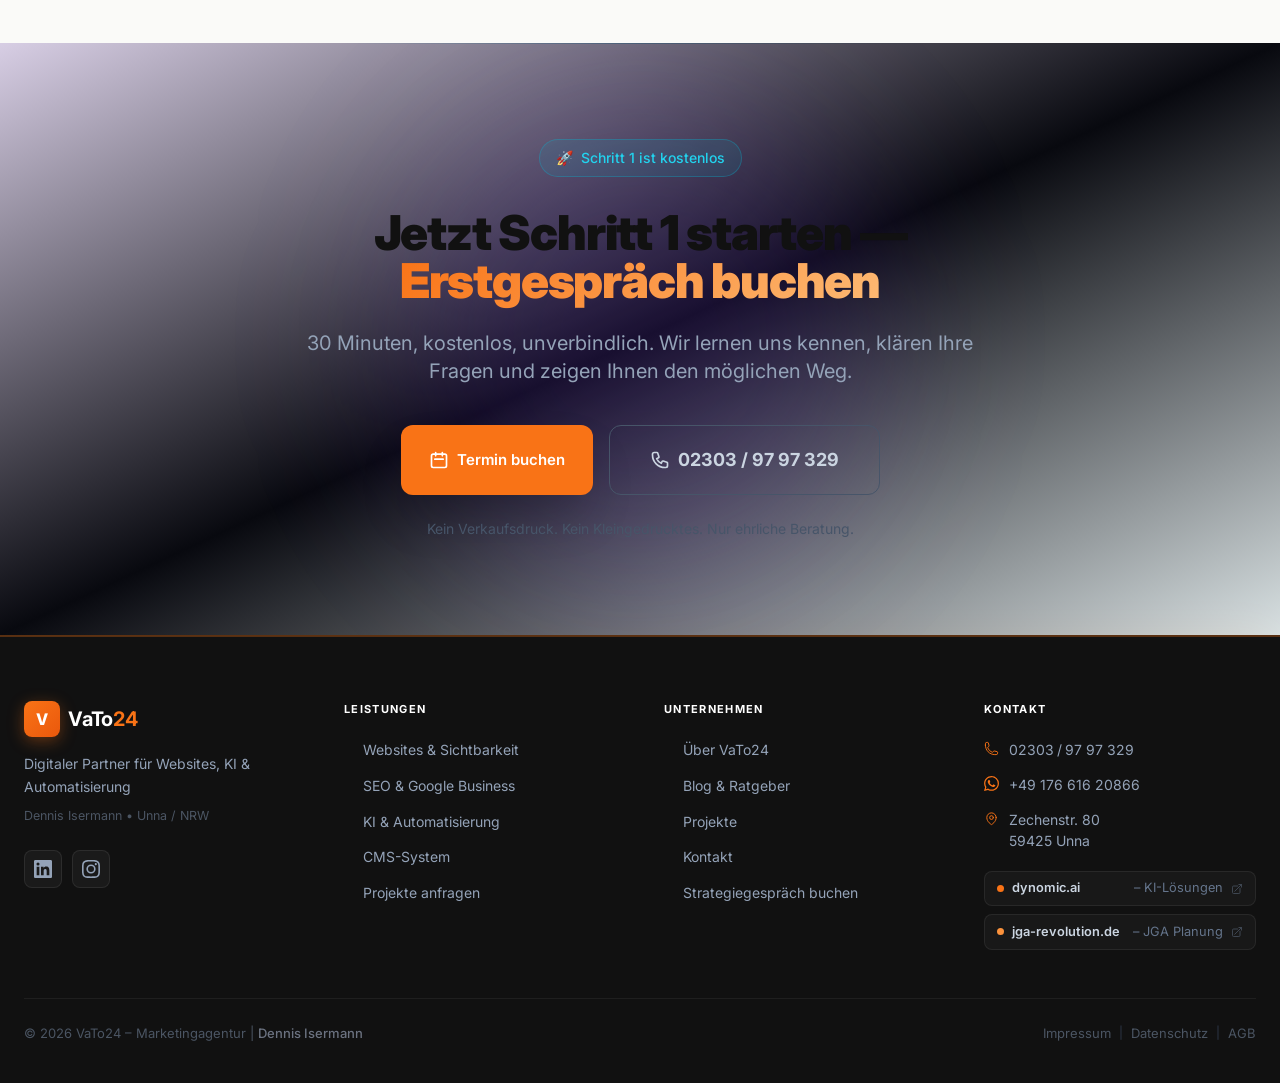
<file: prozess/index.html>
<!DOCTYPE html>
<html lang="de" class="scroll-smooth">
<head>
  <meta charset="UTF-8" />
  <meta name="viewport" content="width=device-width, initial-scale=1.0" />

  <!-- Primary SEO -->
  <title>Unser Website-Prozess – Von der Idee zur Live-Website | VaTo24</title>
  <meta name="description" content="Unser strukturierter 8-Schritte-Prozess für Ihre neue Website: Vom Erstgespräch über Design und Umsetzung bis zur SEO-Optimierung." />
  <meta name="keywords" content="Website erstellen Prozess, Webdesign Ablauf, Website Erstellung Schritte, VaTo24 Prozess, Website Unna" />
  <meta name="author" content="Dennis Isermann – VaTo24" />
  <meta name="robots" content="index, follow" />
  <link rel="canonical" href="https://vato24.de/prozess/" />

  <!-- OpenGraph -->
  <meta property="og:type" content="website" />
  <meta property="og:url" content="https://vato24.de/prozess/" />
  <meta property="og:title" content="Unser Website-Prozess – Von der Idee zur Live-Website | VaTo24" />
  <meta property="og:description" content="8 klare Schritte von der ersten Idee bis zur fertigen, SEO-optimierten Website. Transparent, strukturiert, ohne Überraschungen." />
  <meta property="og:image" content="https://vato24.de/assets/og-image.jpg" />
  <meta property="og:locale" content="de_DE" />
  <meta property="og:site_name" content="VaTo24" />

  <!-- Twitter Card -->
  <meta name="twitter:card" content="summary_large_image" />
  <meta name="twitter:title" content="Unser 8-Schritte-Prozess | VaTo24 Webagentur" />
  <meta name="twitter:description" content="So entsteht Ihre Website: Von der Idee zum Launch in 8 klaren Schritten." />
  <meta name="twitter:image" content="https://vato24.de/assets/og-image.jpg" />

  <!-- Schema.org -->
  <script type="application/ld+json">
  {
    "@context": "https://schema.org",
    "@type": "HowTo",
    "name": "Website erstellen lassen — Unser Prozess",
    "description": "8-Schritte-Prozess für die Erstellung einer professionellen Website",
    "provider": { "@id": "https://vato24.de/#business" },
    "step": [
      { "@type": "HowToStep", "position": 1, "name": "Erstgespräch", "text": "Kennenlernen, Ziele definieren, Machbarkeit prüfen." },
      { "@type": "HowToStep", "position": 2, "name": "Designauswahl", "text": "Moodboard, Farbwelt, Typografie, Beispiel-Layouts." },
      { "@type": "HowToStep", "position": 3, "name": "Inhalte & Markenauftritt", "text": "Texte, Bilder, Logo und CI zusammenstellen." },
      { "@type": "HowToStep", "position": 4, "name": "Umsetzung", "text": "Entwicklung, Funktionen einbauen, CMS einrichten." },
      { "@type": "HowToStep", "position": 5, "name": "Live-Review", "text": "Gemeinsame Abnahme, Feedback-Runde, Feintuning." },
      { "@type": "HowToStep", "position": 6, "name": "Sicherheit & Performance", "text": "SSL, Backups, Optimierung, DSGVO-Check." },
      { "@type": "HowToStep", "position": 7, "name": "Veröffentlichung", "text": "Go-live, Domain, Hosting, Monitoring." },
      { "@type": "HowToStep", "position": 8, "name": "SEO-Analyse & Optimierung", "text": "Keywords, Google Search Console, Rankings aufbauen." }
    ]
  }
  </script>

  <!-- Google Fonts -->
  <link rel="preconnect" href="https://fonts.googleapis.com" />
  <link rel="preconnect" href="https://fonts.gstatic.com" crossorigin />
  <link href="https://fonts.googleapis.com/css2?family=Inter:wght@300;400;500;600;700;800;900&display=swap" rel="stylesheet" />

  <!-- Vite / Tailwind CSS -->

  <style>
    :root {
      --bg:        #08090f;
      --bg-card:   rgba(255, 255, 255, 0.04);
      --bg-card-hover: rgba(255, 255, 255, 0.07);
      --border:    rgba(255, 255, 255, 0.08);
      --border-glow-cyan:  rgba(6, 182, 212, 0.35);
      --border-glow-violet: rgba(139, 92, 246, 0.35);
      --cyan:      #06b6d4;
      --violet:    #8b5cf6;
      --text:      #f1f5f9;
      --text-muted: #94a3b8;
    }

    * { box-sizing: border-box; }
    html { font-family: 'Inter', sans-serif; background: var(--bg); color: var(--text); }
    body { background-color: var(--bg); overflow-x: hidden; }

    .gradient-text {
      background: linear-gradient(135deg, var(--cyan) 0%, var(--violet) 100%);
      background-size: 200% 200%;
      -webkit-background-clip: text;
      -webkit-text-fill-color: transparent;
      background-clip: text;
      animation: gradient-text-anim 4s ease infinite;
    }
    @keyframes gradient-text-anim {
      0%, 100% { background-position: 0% 50%; }
      50%       { background-position: 100% 50%; }
    }

    .glass-card {
      background: var(--bg-card);
      border: 1px solid var(--border);
      backdrop-filter: blur(12px);
      -webkit-backdrop-filter: blur(12px);
      transition: background 0.3s ease, border-color 0.3s ease, transform 0.3s ease, box-shadow 0.3s ease;
    }
    .glass-card:hover {
      background: var(--bg-card-hover);
      border-color: var(--border-glow-cyan);
      transform: translateY(-4px);
      box-shadow: 0 20px 60px rgba(6, 182, 212, 0.1);
    }
    .glass-card-violet:hover {
      border-color: var(--border-glow-violet);
      box-shadow: 0 20px 60px rgba(139, 92, 246, 0.12);
    }
    .glass-card-static {
      background: var(--bg-card);
      border: 1px solid var(--border);
      backdrop-filter: blur(12px);
      -webkit-backdrop-filter: blur(12px);
    }

    .btn-primary {
      background: linear-gradient(135deg, var(--violet) 0%, var(--cyan) 100%);
      background-size: 200% 200%;
      transition: background-position 0.4s ease, transform 0.2s ease, box-shadow 0.3s ease;
      display: inline-flex;
      align-items: center;
      justify-content: center;
      gap: 0.5rem;
      padding: 0.75rem 1.75rem;
      border-radius: 0.75rem;
      color: white;
      font-weight: 600;
      text-decoration: none;
    }
    .btn-primary:hover {
      background-position: right center;
      transform: translateY(-2px);
      box-shadow: 0 12px 40px rgba(6, 182, 212, 0.35);
    }

    .orb {
      position: absolute;
      border-radius: 50%;
      filter: blur(100px);
      animation: orb-drift 10s ease-in-out infinite;
      pointer-events: none;
    }
    @keyframes orb-drift {
      0%, 100% { transform: translate(0, 0) scale(1); }
      33%       { transform: translate(30px, -20px) scale(1.05); }
      66%       { transform: translate(-20px, 15px) scale(0.95); }
    }
    .orb-1 { animation-delay: 0s; }
    .orb-2 { animation-delay: -3s; }

    [data-animate] {
      opacity: 0;
      transform: translateY(30px);
      transition: opacity 0.7s ease, transform 0.7s ease;
    }
    [data-animate].is-visible {
      opacity: 1;
      transform: translateY(0);
    }
    [data-animate-delay="100"] { transition-delay: 0.1s; }
    [data-animate-delay="200"] { transition-delay: 0.2s; }
    [data-animate-delay="300"] { transition-delay: 0.3s; }
    [data-animate-delay="400"] { transition-delay: 0.4s; }
    [data-animate-delay="500"] { transition-delay: 0.5s; }
    [data-animate-delay="600"] { transition-delay: 0.6s; }

    .faq-answer {
      max-height: 0;
      overflow: hidden;
      transition: max-height 0.4s ease;
    }
    .faq-answer.open { max-height: 500px; }
    .faq-icon { transition: transform 0.3s ease; }
    .faq-item.open .faq-icon { transform: rotate(45deg); }

    .section-glow { position: relative; }
    .section-glow::before {
      content: '';
      position: absolute;
      top: 0; left: 50%;
      transform: translateX(-50%);
      width: 600px; max-width: 100%; height: 1px;
      background: linear-gradient(90deg, transparent, var(--cyan), transparent);
      opacity: 0.4;
    }

    /* Process timeline styles */
    .process-step {
      position: relative;
    }

    /* Vertical connector line between steps (desktop) */
    .process-connector {
      position: absolute;
      left: 2rem; /* center of the number badge (w-16 = 4rem / 2 = 2rem) */
      top: 5rem;  /* below badge */
      bottom: -1.5rem;
      width: 2px;
      background: linear-gradient(180deg, rgba(6,182,212,0.4), rgba(139,92,246,0.2));
    }

    .process-step:last-child .process-connector {
      display: none;
    }

    /* Step number badge */
    .step-badge {
      width: 4rem;
      height: 4rem;
      border-radius: 1rem;
      display: flex;
      align-items: center;
      justify-content: center;
      font-size: 1.25rem;
      font-weight: 900;
      flex-shrink: 0;
      position: relative;
      z-index: 1;
    }

    .step-badge-cyan {
      background: rgba(6,182,212,0.15);
      border: 1px solid rgba(6,182,212,0.35);
      color: #06b6d4;
    }
    .step-badge-violet {
      background: rgba(139,92,246,0.15);
      border: 1px solid rgba(139,92,246,0.35);
      color: #8b5cf6;
    }

    /* Duration pill */
    .duration-pill {
      display: inline-flex;
      align-items: center;
      gap: 0.25rem;
      padding: 0.25rem 0.75rem;
      border-radius: 9999px;
      background: rgba(6,182,212,0.08);
      border: 1px solid rgba(6,182,212,0.2);
      color: #06b6d4;
      font-size: 0.75rem;
      font-weight: 500;
    }

    #site-header { min-height: 0; }
  </style>
  <script type="module" crossorigin src="/assets/prozess-m0WfPyAP.js"></script>
  <link rel="modulepreload" crossorigin href="/assets/footer-vh9RchyU.js">
  <link rel="stylesheet" crossorigin href="/assets/footer-o9cNlJG-.css">
</head>

<body class="bg-[#08090f] text-slate-100 font-inter antialiased">

  <div id="site-header"></div>

  <main>

    <!-- ============================================================
         HERO
    ============================================================ -->
    <section
      class="relative py-20 lg:py-28 overflow-hidden"
      aria-label="Prozess Hero"
    >
      <div class="orb orb-1 w-[500px] h-[500px] bg-cyan-500/12 top-[-100px] right-[-100px]"></div>
      <div class="orb orb-2 w-[400px] h-[400px] bg-violet-600/12 bottom-[-60px] left-[-80px]"></div>
      <div class="absolute inset-0 bg-gradient-to-b from-[#08090f]/80 via-transparent to-[#08090f]"></div>

      <div class="relative container max-w-5xl mx-auto px-6 text-center">
        <!-- Breadcrumb -->
        <nav aria-label="Breadcrumb" class="mb-6">
          <ol class="flex items-center justify-center gap-2 text-sm text-slate-500">
            <li><a href="/" class="hover:text-cyan-400 transition-colors">Startseite</a></li>
            <li aria-hidden="true"><span class="text-slate-700">/</span></li>
            <li class="text-slate-300" aria-current="page">Unser Prozess</li>
          </ol>
        </nav>

        <div data-animate class="inline-flex items-center gap-2 px-4 py-2 rounded-full border border-cyan-500/30 bg-cyan-500/10 text-cyan-400 text-sm font-medium mb-6">
          <span>🗺️</span>
          <span>Strukturiert. Transparent. Ohne Überraschungen.</span>
        </div>

        <h1
          data-animate
          data-animate-delay="100"
          class="text-5xl sm:text-6xl lg:text-7xl font-black leading-tight tracking-tight mb-6"
        >
          Ihr Weg zur
          <br /><span class="gradient-text">perfekten Website</span>
        </h1>

        <p
          data-animate
          data-animate-delay="200"
          class="text-lg sm:text-xl text-slate-400 max-w-2xl mx-auto mb-10 leading-relaxed"
        >
          In 8 klaren Schritten von der Idee zum fertigen Online-Auftritt.
          Sie wissen immer, was als Nächstes kommt — und was wir von Ihnen brauchen.
        </p>

        <!-- Quick stats -->
        <div data-animate data-animate-delay="300" class="flex flex-wrap justify-center gap-8 text-center">
          <div>
            <p class="text-2xl font-black text-white">8</p>
            <p class="text-sm text-slate-500">Klare Schritte</p>
          </div>
          <div class="w-px bg-white/10"></div>
          <div>
            <p class="text-2xl font-black gradient-text">2–10</p>
            <p class="text-sm text-slate-500">Wochen typisch</p>
          </div>
          <div class="w-px bg-white/10"></div>
          <div>
            <p class="text-2xl font-black text-white">100%</p>
            <p class="text-sm text-slate-500">Transparenz</p>
          </div>
          <div class="w-px bg-white/10"></div>
          <div>
            <p class="text-2xl font-black text-white">0 €</p>
            <p class="text-sm text-slate-500">Erstgespräch</p>
          </div>
        </div>
      </div>
    </section>


    <!-- ============================================================
         PROCESS TIMELINE
    ============================================================ -->
    <section
      class="py-24 lg:py-32 section-glow"
      aria-label="Prozess Schritte"
    >
      <div class="container max-w-4xl mx-auto px-6">

        <div class="text-center mb-16">
          <h2 data-animate class="text-4xl lg:text-5xl font-black tracking-tight mb-4">
            Die 8 <span class="gradient-text">Prozessschritte</span>
          </h2>
          <p data-animate data-animate-delay="100" class="text-slate-400 text-lg max-w-2xl mx-auto">
            Ein bewährter Ablauf, der Ihnen Sicherheit gibt und Ihrem Projekt die beste Grundlage.
          </p>
        </div>

        <!-- Timeline -->
        <ol class="space-y-6" aria-label="Prozessschritte">

          <!-- Step 1: Erstgespräch -->
          <li data-animate class="process-step flex gap-6 relative">
            <div class="process-connector" aria-hidden="true"></div>
            <div class="step-badge step-badge-cyan" aria-hidden="true">01</div>
            <div class="glass-card rounded-2xl p-6 flex-1">
              <div class="flex flex-wrap items-start justify-between gap-3 mb-3">
                <h3 class="text-xl font-bold text-white">Erstgespräch</h3>
                <span class="duration-pill">kostenlos &amp; unverbindlich</span>
              </div>
              <p class="text-slate-400 leading-relaxed mb-4">
                Wir lernen uns kennen. Sie erzählen von Ihrem Unternehmen, Ihren Zielen und was Sie sich von der neuen Website versprechen.
                Wir prüfen die Machbarkeit und zeigen konkrete Möglichkeiten auf.
              </p>
              <div class="flex flex-wrap gap-4">
                <div class="flex-1 min-w-[200px]">
                  <p class="text-xs font-semibold text-slate-500 uppercase tracking-wider mb-2">Was wir tun</p>
                  <ul class="space-y-1">
                    <li class="text-sm text-slate-400 flex items-center gap-2"><span class="w-1 h-1 rounded-full bg-cyan-400" aria-hidden="true"></span>Ziele und Wünsche erfassen</li>
                    <li class="text-sm text-slate-400 flex items-center gap-2"><span class="w-1 h-1 rounded-full bg-cyan-400" aria-hidden="true"></span>Wettbewerb und Markt analysieren</li>
                    <li class="text-sm text-slate-400 flex items-center gap-2"><span class="w-1 h-1 rounded-full bg-cyan-400" aria-hidden="true"></span>Angebot und Zeitplan besprechen</li>
                  </ul>
                </div>
                <div class="flex-1 min-w-[200px]">
                  <p class="text-xs font-semibold text-slate-500 uppercase tracking-wider mb-2">Was Sie brauchen</p>
                  <ul class="space-y-1">
                    <li class="text-sm text-slate-400 flex items-center gap-2"><span class="w-1 h-1 rounded-full bg-violet-400" aria-hidden="true"></span>30 Minuten Zeit</li>
                    <li class="text-sm text-slate-400 flex items-center gap-2"><span class="w-1 h-1 rounded-full bg-violet-400" aria-hidden="true"></span>Grobe Vorstellung Ihres Ziels</li>
                    <li class="text-sm text-slate-400 flex items-center gap-2"><span class="w-1 h-1 rounded-full bg-violet-400" aria-hidden="true"></span>Beispiele die Ihnen gefallen</li>
                  </ul>
                </div>
              </div>
            </div>
          </li>

          <!-- Step 2: Designauswahl -->
          <li data-animate data-animate-delay="100" class="process-step flex gap-6 relative">
            <div class="process-connector" aria-hidden="true"></div>
            <div class="step-badge step-badge-violet" aria-hidden="true">02</div>
            <div class="glass-card glass-card-violet rounded-2xl p-6 flex-1">
              <div class="flex flex-wrap items-start justify-between gap-3 mb-3">
                <h3 class="text-xl font-bold text-white">Designauswahl</h3>
                <span class="duration-pill">2–5 Tage</span>
              </div>
              <p class="text-slate-400 leading-relaxed mb-4">
                Wir entwickeln ein Moodboard mit Farbwelt, Typografie und Design-Richtung.
                Sie wählen aus Varianten — bis Sie sagen: "Das bin ich."
              </p>
              <div class="flex flex-wrap gap-4">
                <div class="flex-1 min-w-[200px]">
                  <p class="text-xs font-semibold text-slate-500 uppercase tracking-wider mb-2">Was wir tun</p>
                  <ul class="space-y-1">
                    <li class="text-sm text-slate-400 flex items-center gap-2"><span class="w-1 h-1 rounded-full bg-cyan-400" aria-hidden="true"></span>2–3 Designkonzepte erstellen</li>
                    <li class="text-sm text-slate-400 flex items-center gap-2"><span class="w-1 h-1 rounded-full bg-cyan-400" aria-hidden="true"></span>Farbwelt &amp; Typografie definieren</li>
                    <li class="text-sm text-slate-400 flex items-center gap-2"><span class="w-1 h-1 rounded-full bg-cyan-400" aria-hidden="true"></span>Beispiel-Layouts zeigen</li>
                  </ul>
                </div>
                <div class="flex-1 min-w-[200px]">
                  <p class="text-xs font-semibold text-slate-500 uppercase tracking-wider mb-2">Was Sie brauchen</p>
                  <ul class="space-y-1">
                    <li class="text-sm text-slate-400 flex items-center gap-2"><span class="w-1 h-1 rounded-full bg-violet-400" aria-hidden="true"></span>Logo (falls vorhanden)</li>
                    <li class="text-sm text-slate-400 flex items-center gap-2"><span class="w-1 h-1 rounded-full bg-violet-400" aria-hidden="true"></span>Feedback zum Moodboard</li>
                  </ul>
                </div>
              </div>
            </div>
          </li>

          <!-- Step 3: Inhalte & Markenauftritt -->
          <li data-animate data-animate-delay="200" class="process-step flex gap-6 relative">
            <div class="process-connector" aria-hidden="true"></div>
            <div class="step-badge step-badge-cyan" aria-hidden="true">03</div>
            <div class="glass-card rounded-2xl p-6 flex-1">
              <div class="flex flex-wrap items-start justify-between gap-3 mb-3">
                <h3 class="text-xl font-bold text-white">Inhalte &amp; Markenauftritt</h3>
                <span class="duration-pill">3–7 Tage</span>
              </div>
              <p class="text-slate-400 leading-relaxed mb-4">
                Texte, Bilder, Videos, Logo und Corporate Identity kommen zusammen.
                Wir unterstützen bei der Texterstellung, Bildauswahl und CI-Entwicklung,
                falls noch nicht vorhanden.
              </p>
              <div class="flex flex-wrap gap-4">
                <div class="flex-1 min-w-[200px]">
                  <p class="text-xs font-semibold text-slate-500 uppercase tracking-wider mb-2">Was wir tun</p>
                  <ul class="space-y-1">
                    <li class="text-sm text-slate-400 flex items-center gap-2"><span class="w-1 h-1 rounded-full bg-cyan-400" aria-hidden="true"></span>Texte SEO-optimiert aufbereiten</li>
                    <li class="text-sm text-slate-400 flex items-center gap-2"><span class="w-1 h-1 rounded-full bg-cyan-400" aria-hidden="true"></span>Bilder optimieren &amp; einpflegen</li>
                    <li class="text-sm text-slate-400 flex items-center gap-2"><span class="w-1 h-1 rounded-full bg-cyan-400" aria-hidden="true"></span>CI-Vorgaben dokumentieren</li>
                  </ul>
                </div>
                <div class="flex-1 min-w-[200px]">
                  <p class="text-xs font-semibold text-slate-500 uppercase tracking-wider mb-2">Was Sie brauchen</p>
                  <ul class="space-y-1">
                    <li class="text-sm text-slate-400 flex items-center gap-2"><span class="w-1 h-1 rounded-full bg-violet-400" aria-hidden="true"></span>Texte oder Stichpunkte</li>
                    <li class="text-sm text-slate-400 flex items-center gap-2"><span class="w-1 h-1 rounded-full bg-violet-400" aria-hidden="true"></span>Fotos Ihres Unternehmens</li>
                  </ul>
                </div>
              </div>
            </div>
          </li>

          <!-- Step 4: Umsetzung -->
          <li data-animate data-animate-delay="300" class="process-step flex gap-6 relative">
            <div class="process-connector" aria-hidden="true"></div>
            <div class="step-badge step-badge-violet" aria-hidden="true">04</div>
            <div class="glass-card glass-card-violet rounded-2xl p-6 flex-1">
              <div class="flex flex-wrap items-start justify-between gap-3 mb-3">
                <h3 class="text-xl font-bold text-white">Umsetzung</h3>
                <span class="duration-pill">1–4 Wochen</span>
              </div>
              <p class="text-slate-400 leading-relaxed mb-4">
                Die eigentliche Entwicklung. Wir bauen Ihre Website sauber, schnell und
                mobiloptimiert. CMS, Formulare, Funktionen — alles wird eingebaut und getestet.
              </p>
              <div class="flex flex-wrap gap-4">
                <div class="flex-1 min-w-[200px]">
                  <p class="text-xs font-semibold text-slate-500 uppercase tracking-wider mb-2">Was wir tun</p>
                  <ul class="space-y-1">
                    <li class="text-sm text-slate-400 flex items-center gap-2"><span class="w-1 h-1 rounded-full bg-cyan-400" aria-hidden="true"></span>Frontend &amp; Backend entwickeln</li>
                    <li class="text-sm text-slate-400 flex items-center gap-2"><span class="w-1 h-1 rounded-full bg-cyan-400" aria-hidden="true"></span>CMS konfigurieren &amp; befüllen</li>
                    <li class="text-sm text-slate-400 flex items-center gap-2"><span class="w-1 h-1 rounded-full bg-cyan-400" aria-hidden="true"></span>Auf Staging-System testen</li>
                  </ul>
                </div>
                <div class="flex-1 min-w-[200px]">
                  <p class="text-xs font-semibold text-slate-500 uppercase tracking-wider mb-2">Was Sie brauchen</p>
                  <ul class="space-y-1">
                    <li class="text-sm text-slate-400 flex items-center gap-2"><span class="w-1 h-1 rounded-full bg-violet-400" aria-hidden="true"></span>Freigabe des Designs</li>
                    <li class="text-sm text-slate-400 flex items-center gap-2"><span class="w-1 h-1 rounded-full bg-violet-400" aria-hidden="true"></span>Alle Inhalte geliefert</li>
                  </ul>
                </div>
              </div>
            </div>
          </li>

          <!-- Step 5: Live-Review -->
          <li data-animate class="process-step flex gap-6 relative">
            <div class="process-connector" aria-hidden="true"></div>
            <div class="step-badge step-badge-cyan" aria-hidden="true">05</div>
            <div class="glass-card rounded-2xl p-6 flex-1">
              <div class="flex flex-wrap items-start justify-between gap-3 mb-3">
                <h3 class="text-xl font-bold text-white">Live-Review</h3>
                <span class="duration-pill">1–3 Tage</span>
              </div>
              <p class="text-slate-400 leading-relaxed mb-4">
                Wir zeigen Ihnen die fertige Website auf dem Staging-System.
                Gemeinsam gehen wir jede Seite durch, sammeln Feedback
                und nehmen Anpassungen vor — bis alles stimmt.
              </p>
              <div class="flex flex-wrap gap-4">
                <div class="flex-1 min-w-[200px]">
                  <p class="text-xs font-semibold text-slate-500 uppercase tracking-wider mb-2">Was wir tun</p>
                  <ul class="space-y-1">
                    <li class="text-sm text-slate-400 flex items-center gap-2"><span class="w-1 h-1 rounded-full bg-cyan-400" aria-hidden="true"></span>Review-Session durchführen</li>
                    <li class="text-sm text-slate-400 flex items-center gap-2"><span class="w-1 h-1 rounded-full bg-cyan-400" aria-hidden="true"></span>Feedback einarbeiten</li>
                    <li class="text-sm text-slate-400 flex items-center gap-2"><span class="w-1 h-1 rounded-full bg-cyan-400" aria-hidden="true"></span>Feintuning aller Details</li>
                  </ul>
                </div>
                <div class="flex-1 min-w-[200px]">
                  <p class="text-xs font-semibold text-slate-500 uppercase tracking-wider mb-2">Was Sie brauchen</p>
                  <ul class="space-y-1">
                    <li class="text-sm text-slate-400 flex items-center gap-2"><span class="w-1 h-1 rounded-full bg-violet-400" aria-hidden="true"></span>1 Stunde für die Review</li>
                    <li class="text-sm text-slate-400 flex items-center gap-2"><span class="w-1 h-1 rounded-full bg-violet-400" aria-hidden="true"></span>Konkretes Feedback</li>
                  </ul>
                </div>
              </div>
            </div>
          </li>

          <!-- Step 6: Sicherheit & Performance -->
          <li data-animate data-animate-delay="100" class="process-step flex gap-6 relative">
            <div class="process-connector" aria-hidden="true"></div>
            <div class="step-badge step-badge-violet" aria-hidden="true">06</div>
            <div class="glass-card glass-card-violet rounded-2xl p-6 flex-1">
              <div class="flex flex-wrap items-start justify-between gap-3 mb-3">
                <h3 class="text-xl font-bold text-white">Sicherheit &amp; Performance</h3>
                <span class="duration-pill">1–2 Tage</span>
              </div>
              <p class="text-slate-400 leading-relaxed mb-4">
                Bevor die Website live geht, durchläuft sie eine gründliche technische Prüfung.
                SSL, Backup-System, DSGVO-Prüfung und Performance-Optimierung.
              </p>
              <div class="flex flex-wrap gap-4">
                <div class="flex-1 min-w-[200px]">
                  <p class="text-xs font-semibold text-slate-500 uppercase tracking-wider mb-2">Was wir tun</p>
                  <ul class="space-y-1">
                    <li class="text-sm text-slate-400 flex items-center gap-2"><span class="w-1 h-1 rounded-full bg-cyan-400" aria-hidden="true"></span>SSL-Zertifikat einrichten</li>
                    <li class="text-sm text-slate-400 flex items-center gap-2"><span class="w-1 h-1 rounded-full bg-cyan-400" aria-hidden="true"></span>Automatische Backups konfigurieren</li>
                    <li class="text-sm text-slate-400 flex items-center gap-2"><span class="w-1 h-1 rounded-full bg-cyan-400" aria-hidden="true"></span>DSGVO-Check &amp; Datenschutzseite</li>
                    <li class="text-sm text-slate-400 flex items-center gap-2"><span class="w-1 h-1 rounded-full bg-cyan-400" aria-hidden="true"></span>Core Web Vitals optimieren</li>
                  </ul>
                </div>
                <div class="flex-1 min-w-[200px]">
                  <p class="text-xs font-semibold text-slate-500 uppercase tracking-wider mb-2">Was Sie brauchen</p>
                  <ul class="space-y-1">
                    <li class="text-sm text-slate-400 flex items-center gap-2"><span class="w-1 h-1 rounded-full bg-violet-400" aria-hidden="true"></span>Freigabe für Go-Live</li>
                    <li class="text-sm text-slate-400 flex items-center gap-2"><span class="w-1 h-1 rounded-full bg-violet-400" aria-hidden="true"></span>Datenschutz-Angaben</li>
                  </ul>
                </div>
              </div>
            </div>
          </li>

          <!-- Step 7: Veröffentlichung -->
          <li data-animate data-animate-delay="200" class="process-step flex gap-6 relative">
            <div class="process-connector" aria-hidden="true"></div>
            <div class="step-badge step-badge-cyan" aria-hidden="true">07</div>
            <div class="glass-card rounded-2xl p-6 flex-1">
              <div class="flex flex-wrap items-start justify-between gap-3 mb-3">
                <h3 class="text-xl font-bold text-white">Veröffentlichung</h3>
                <span class="duration-pill">1 Tag</span>
              </div>
              <p class="text-slate-400 leading-relaxed mb-4">
                Go-Live! Wir veröffentlichen Ihre Website, richten Domain und Hosting ein
                und stellen sicher, dass alles reibungslos läuft. Monitoring ist ab sofort aktiv.
              </p>
              <div class="flex flex-wrap gap-4">
                <div class="flex-1 min-w-[200px]">
                  <p class="text-xs font-semibold text-slate-500 uppercase tracking-wider mb-2">Was wir tun</p>
                  <ul class="space-y-1">
                    <li class="text-sm text-slate-400 flex items-center gap-2"><span class="w-1 h-1 rounded-full bg-cyan-400" aria-hidden="true"></span>Domain &amp; DNS einrichten</li>
                    <li class="text-sm text-slate-400 flex items-center gap-2"><span class="w-1 h-1 rounded-full bg-cyan-400" aria-hidden="true"></span>Hosting konfigurieren</li>
                    <li class="text-sm text-slate-400 flex items-center gap-2"><span class="w-1 h-1 rounded-full bg-cyan-400" aria-hidden="true"></span>Uptime-Monitoring aktivieren</li>
                    <li class="text-sm text-slate-400 flex items-center gap-2"><span class="w-1 h-1 rounded-full bg-cyan-400" aria-hidden="true"></span>CMS-Einweisung geben</li>
                  </ul>
                </div>
                <div class="flex-1 min-w-[200px]">
                  <p class="text-xs font-semibold text-slate-500 uppercase tracking-wider mb-2">Was Sie brauchen</p>
                  <ul class="space-y-1">
                    <li class="text-sm text-slate-400 flex items-center gap-2"><span class="w-1 h-1 rounded-full bg-violet-400" aria-hidden="true"></span>Domain-Zugangsdaten</li>
                    <li class="text-sm text-slate-400 flex items-center gap-2"><span class="w-1 h-1 rounded-full bg-violet-400" aria-hidden="true"></span>Hosting-Auswahl bestätigen</li>
                  </ul>
                </div>
              </div>
            </div>
          </li>

          <!-- Step 8: SEO -->
          <li data-animate data-animate-delay="300" class="process-step flex gap-6">
            <!-- No connector on last step -->
            <div class="step-badge step-badge-violet" aria-hidden="true">08</div>
            <div class="glass-card glass-card-violet rounded-2xl p-6 flex-1">
              <div class="flex flex-wrap items-start justify-between gap-3 mb-3">
                <h3 class="text-xl font-bold text-white">SEO-Analyse &amp; Optimierung</h3>
                <span class="duration-pill">laufend</span>
              </div>
              <p class="text-slate-400 leading-relaxed mb-4">
                Nach dem Launch beginnt die eigentliche SEO-Arbeit. Wir richten die
                Google Search Console ein, analysieren Keywords und starten den
                systematischen Aufbau Ihrer Rankings.
              </p>
              <div class="flex flex-wrap gap-4">
                <div class="flex-1 min-w-[200px]">
                  <p class="text-xs font-semibold text-slate-500 uppercase tracking-wider mb-2">Was wir tun</p>
                  <ul class="space-y-1">
                    <li class="text-sm text-slate-400 flex items-center gap-2"><span class="w-1 h-1 rounded-full bg-cyan-400" aria-hidden="true"></span>Google Search Console &amp; Analytics</li>
                    <li class="text-sm text-slate-400 flex items-center gap-2"><span class="w-1 h-1 rounded-full bg-cyan-400" aria-hidden="true"></span>Keyword-Monitoring &amp; Anpassung</li>
                    <li class="text-sm text-slate-400 flex items-center gap-2"><span class="w-1 h-1 rounded-full bg-cyan-400" aria-hidden="true"></span>Monatliches SEO-Reporting</li>
                    <li class="text-sm text-slate-400 flex items-center gap-2"><span class="w-1 h-1 rounded-full bg-cyan-400" aria-hidden="true"></span>Kontinuierliche Optimierung</li>
                  </ul>
                </div>
                <div class="flex-1 min-w-[200px]">
                  <p class="text-xs font-semibold text-slate-500 uppercase tracking-wider mb-2">Ergebnis</p>
                  <ul class="space-y-1">
                    <li class="text-sm text-slate-400 flex items-center gap-2"><span class="w-1 h-1 rounded-full bg-violet-400" aria-hidden="true"></span>Mehr organischer Traffic</li>
                    <li class="text-sm text-slate-400 flex items-center gap-2"><span class="w-1 h-1 rounded-full bg-violet-400" aria-hidden="true"></span>Bessere Google-Rankings</li>
                    <li class="text-sm text-slate-400 flex items-center gap-2"><span class="w-1 h-1 rounded-full bg-violet-400" aria-hidden="true"></span>Mehr Anfragen &amp; Kunden</li>
                  </ul>
                </div>
              </div>
            </div>
          </li>

        </ol>
      </div>
    </section>


    <!-- ============================================================
         DURATION SECTION
    ============================================================ -->
    <section
      class="py-20 lg:py-24 bg-gradient-to-b from-[#08090f] via-[#0c0d17] to-[#08090f] section-glow"
      aria-label="Projektdauer"
    >
      <div class="container max-w-5xl mx-auto px-6">
        <div class="text-center mb-12">
          <h2 data-animate class="text-3xl lg:text-4xl font-black tracking-tight mb-3">
            Wie lange dauert <span class="gradient-text">Ihr Projekt?</span>
          </h2>
          <p data-animate data-animate-delay="100" class="text-slate-400 max-w-xl mx-auto">
            Die Dauer hängt hauptsächlich davon ab, wie schnell Sie uns Inhalte und Feedback liefern können.
          </p>
        </div>

        <div data-animate data-animate-delay="200" class="grid sm:grid-cols-3 gap-5">
          <div class="glass-card rounded-2xl p-7 text-center">
            <div class="text-3xl mb-3" aria-hidden="true">⚡</div>
            <p class="text-2xl font-black text-white mb-1">2–3 Wochen</p>
            <p class="text-slate-400 font-medium mb-3">Einfache Website</p>
            <p class="text-slate-500 text-sm">Landing Page, Visitenkarte, 3–5 Seiten. Inhalte bereits vorhanden.</p>
          </div>
          <div class="glass-card glass-card-violet rounded-2xl p-7 text-center border-violet-500/20">
            <div class="mb-2">
              <span class="text-xs font-semibold text-violet-300 bg-violet-500/15 border border-violet-500/25 rounded-full px-2 py-0.5">Standard</span>
            </div>
            <p class="text-2xl font-black text-white mb-1">4–6 Wochen</p>
            <p class="text-slate-400 font-medium mb-3">Business Website</p>
            <p class="text-slate-500 text-sm">Multi-Page mit CMS, Kontaktformular, SEO. Inhalte werden aufgebaut.</p>
          </div>
          <div class="glass-card rounded-2xl p-7 text-center">
            <div class="text-3xl mb-3" aria-hidden="true">🔧</div>
            <p class="text-2xl font-black text-white mb-1">8–12 Wochen</p>
            <p class="text-slate-400 font-medium mb-3">Enterprise / Custom</p>
            <p class="text-slate-500 text-sm">Individuelle Funktionen, KI-Integration, Mehrsprachigkeit.</p>
          </div>
        </div>
      </div>
    </section>


    <!-- ============================================================
         FAQ
    ============================================================ -->
    <section
      class="py-24 lg:py-32 section-glow"
      aria-label="Häufige Fragen zum Prozess"
    >
      <div class="container max-w-3xl mx-auto px-6">

        <div class="text-center mb-12">
          <h2 data-animate class="text-3xl lg:text-4xl font-black tracking-tight mb-3">
            Fragen zum <span class="gradient-text">Prozess</span>
          </h2>
          <p data-animate data-animate-delay="100" class="text-slate-400">
            Die häufigsten Fragen unserer Kunden — ehrlich beantwortet.
          </p>
        </div>

        <div data-animate data-animate-delay="200" class="space-y-3" role="list" aria-label="FAQ Prozess">

          <div class="faq-item glass-card rounded-xl overflow-hidden" role="listitem">
            <button class="faq-trigger w-full flex items-center justify-between gap-4 px-6 py-5 text-left" aria-expanded="false">
              <span class="font-semibold text-white">Muss ich in Unna oder NRW ansässig sein?</span>
              <span class="faq-icon flex-shrink-0 w-6 h-6 rounded-full border border-slate-600 flex items-center justify-center text-slate-400 text-lg leading-none" aria-hidden="true">+</span>
            </button>
            <div class="faq-answer">
              <p class="px-6 pb-5 text-slate-400 text-sm leading-relaxed">
                Nein! Wir arbeiten deutschlandweit und vollständig remote. Alle Schritte — vom
                Erstgespräch bis zur Abnahme — laufen bequem per Telefon oder Videocall ab.
                Der Standort spielt keine Rolle.
              </p>
            </div>
          </div>

          <div class="faq-item glass-card rounded-xl overflow-hidden" role="listitem">
            <button class="faq-trigger w-full flex items-center justify-between gap-4 px-6 py-5 text-left" aria-expanded="false">
              <span class="font-semibold text-white">Was passiert, wenn ich keine Texte habe?</span>
              <span class="faq-icon flex-shrink-0 w-6 h-6 rounded-full border border-slate-600 flex items-center justify-center text-slate-400 text-lg leading-none" aria-hidden="true">+</span>
            </button>
            <div class="faq-answer">
              <p class="px-6 pb-5 text-slate-400 text-sm leading-relaxed">
                Kein Problem — wir erstellen SEO-optimierte Texte für Ihre Website. Dafür brauchen wir
                nur Ihre groben Informationen (Stichpunkte, bisherige Materialien). Wir schreiben
                professionelle Texte, die Sie dann abstimmen können. Texterstellung kann separat
                beauftragt werden.
              </p>
            </div>
          </div>

          <div class="faq-item glass-card rounded-xl overflow-hidden" role="listitem">
            <button class="faq-trigger w-full flex items-center justify-between gap-4 px-6 py-5 text-left" aria-expanded="false">
              <span class="font-semibold text-white">Wie oft werde ich über den Fortschritt informiert?</span>
              <span class="faq-icon flex-shrink-0 w-6 h-6 rounded-full border border-slate-600 flex items-center justify-center text-slate-400 text-lg leading-none" aria-hidden="true">+</span>
            </button>
            <div class="faq-answer">
              <p class="px-6 pb-5 text-slate-400 text-sm leading-relaxed">
                Bei jedem abgeschlossenen Schritt erhalten Sie eine Benachrichtigung. Zwischendurch
                stehen wir jederzeit per WhatsApp, E-Mail oder Telefon zur Verfügung. Bei längeren
                Projekten gibt es wöchentliche Status-Updates. Keine Black-Box — Sie wissen immer,
                was gerade passiert.
              </p>
            </div>
          </div>

          <div class="faq-item glass-card rounded-xl overflow-hidden" role="listitem">
            <button class="faq-trigger w-full flex items-center justify-between gap-4 px-6 py-5 text-left" aria-expanded="false">
              <span class="font-semibold text-white">Kann ich Änderungen nach dem Launch anfordern?</span>
              <span class="faq-icon flex-shrink-0 w-6 h-6 rounded-full border border-slate-600 flex items-center justify-center text-slate-400 text-lg leading-none" aria-hidden="true">+</span>
            </button>
            <div class="faq-answer">
              <p class="px-6 pb-5 text-slate-400 text-sm leading-relaxed">
                Ja, selbstverständlich. Im Review-Schritt sind alle Anpassungen inklusive.
                Nach dem Launch bieten wir Wartungsverträge an, die reguläre Änderungen,
                Updates und technischen Support abdecken. Größere Erweiterungen werden
                separat angeboten.
              </p>
            </div>
          </div>

          <div class="faq-item glass-card rounded-xl overflow-hidden" role="listitem">
            <button class="faq-trigger w-full flex items-center justify-between gap-4 px-6 py-5 text-left" aria-expanded="false">
              <span class="font-semibold text-white">Was wenn ich bereits eine Domain und ein Hosting habe?</span>
              <span class="faq-icon flex-shrink-0 w-6 h-6 rounded-full border border-slate-600 flex items-center justify-center text-slate-400 text-lg leading-none" aria-hidden="true">+</span>
            </button>
            <div class="faq-answer">
              <p class="px-6 pb-5 text-slate-400 text-sm leading-relaxed">
                Kein Problem — wir arbeiten mit Ihrer bestehenden Infrastruktur, sofern sie geeignet ist.
                Wir prüfen die technischen Anforderungen und beraten Sie, falls ein Wechsel sinnvoll wäre.
                Domain und Hosting können Sie gerne behalten.
              </p>
            </div>
          </div>

          <div class="faq-item glass-card rounded-xl overflow-hidden" role="listitem">
            <button class="faq-trigger w-full flex items-center justify-between gap-4 px-6 py-5 text-left" aria-expanded="false">
              <span class="font-semibold text-white">Wann muss ich bezahlen?</span>
              <span class="faq-icon flex-shrink-0 w-6 h-6 rounded-full border border-slate-600 flex items-center justify-center text-slate-400 text-lg leading-none" aria-hidden="true">+</span>
            </button>
            <div class="faq-answer">
              <p class="px-6 pb-5 text-slate-400 text-sm leading-relaxed">
                Typisch: 40% bei Auftragserteilung, 30% bei Abnahme des Designs, 30% bei Go-Live.
                Bei größeren Projekten können individuelle Zahlungspläne vereinbart werden.
                Alles transparent und schriftlich im Vertrag festgehalten — keine Überraschungen.
              </p>
            </div>
          </div>

        </div>
      </div>
    </section>


    <!-- ============================================================
         FINAL CTA
    ============================================================ -->
    <section
      class="py-20 lg:py-24 relative overflow-hidden section-glow"
      aria-label="Schritt 1 starten"
    >
      <div class="absolute inset-0 bg-gradient-to-br from-violet-900/20 via-[#08090f] to-cyan-900/15" aria-hidden="true"></div>
      <div class="orb w-[500px] h-[500px] bg-violet-600/15 top-1/2 left-1/2 -translate-x-1/2 -translate-y-1/2" aria-hidden="true"></div>

      <div class="relative container max-w-3xl mx-auto px-6 text-center">
        <div data-animate class="inline-flex items-center gap-2 px-4 py-2 rounded-full border border-cyan-500/30 bg-cyan-500/10 text-cyan-400 text-sm font-medium mb-8">
          <span>🚀</span>
          <span>Schritt 1 ist kostenlos</span>
        </div>

        <h2
          data-animate
          data-animate-delay="100"
          class="text-4xl sm:text-5xl font-black tracking-tight leading-tight mb-6"
        >
          Jetzt Schritt 1 starten —
          <br /><span class="gradient-text">Erstgespräch buchen</span>
        </h2>

        <p data-animate data-animate-delay="200" class="text-slate-400 text-xl max-w-2xl mx-auto mb-10">
          30 Minuten, kostenlos, unverbindlich. Wir lernen uns kennen,
          klären Ihre Fragen und zeigen Ihnen den möglichen Weg.
        </p>

        <div data-animate data-animate-delay="300" class="flex flex-col sm:flex-row gap-4 justify-center">
          <a href="/kontakt/" class="btn-primary text-lg px-10 py-5 shadow-2xl">
            <svg class="w-5 h-5" fill="none" viewBox="0 0 24 24" stroke="currentColor" stroke-width="2"><path stroke-linecap="round" stroke-linejoin="round" d="M8 7V3m8 4V3m-9 8h10M5 21h14a2 2 0 002-2V7a2 2 0 00-2-2H5a2 2 0 00-2 2v12a2 2 0 002 2z"/></svg>
            Termin buchen
          </a>
          <a href="tel:+492303979732" class="inline-flex items-center justify-center gap-2 px-10 py-5 rounded-xl border border-slate-600 hover:border-cyan-500/60 text-slate-300 hover:text-white font-bold text-lg transition-all duration-300 hover:bg-white/5">
            <svg class="w-5 h-5" fill="none" viewBox="0 0 24 24" stroke="currentColor" stroke-width="2"><path stroke-linecap="round" stroke-linejoin="round" d="M3 5a2 2 0 012-2h3.28a1 1 0 01.948.684l1.498 4.493a1 1 0 01-.502 1.21l-2.257 1.13a11.042 11.042 0 005.516 5.516l1.13-2.257a1 1 0 011.21-.502l4.493 1.498a1 1 0 01.684.949V19a2 2 0 01-2 2h-1C9.716 21 3 14.284 3 6V5z"/></svg>
            02303 / 97 97 329
          </a>
        </div>

        <p data-animate data-animate-delay="400" class="mt-6 text-slate-600 text-sm">
          Kein Verkaufsdruck. Kein Kleingedrucktes. Nur ehrliche Beratung.
        </p>
      </div>
    </section>

  </main>

  <div id="site-footer"></div>


  <script>
    // Scroll Reveal
    (function () {
      var els = document.querySelectorAll('[data-animate]');
      if (!els.length) return;
      var obs = new IntersectionObserver(function (entries) {
        entries.forEach(function (e) {
          if (e.isIntersecting) { e.target.classList.add('is-visible'); obs.unobserve(e.target); }
        });
      }, { threshold: 0.08, rootMargin: '0px 0px -40px 0px' });
      els.forEach(function (el) { obs.observe(el); });
    })();

    // FAQ Accordion
    (function () {
      var triggers = document.querySelectorAll('.faq-trigger');
      triggers.forEach(function (trigger) {
        trigger.addEventListener('click', function () {
          var item   = trigger.closest('.faq-item');
          var answer = item.querySelector('.faq-answer');
          var isOpen = item.classList.contains('open');

          document.querySelectorAll('.faq-item').forEach(function (fi) {
            fi.classList.remove('open');
            fi.querySelector('.faq-answer').classList.remove('open');
            fi.querySelector('.faq-trigger').setAttribute('aria-expanded', 'false');
          });

          if (!isOpen) {
            item.classList.add('open');
            answer.classList.add('open');
            trigger.setAttribute('aria-expanded', 'true');
          }
        });
      });
    })();
  </script>

</body>
</html>
</file>
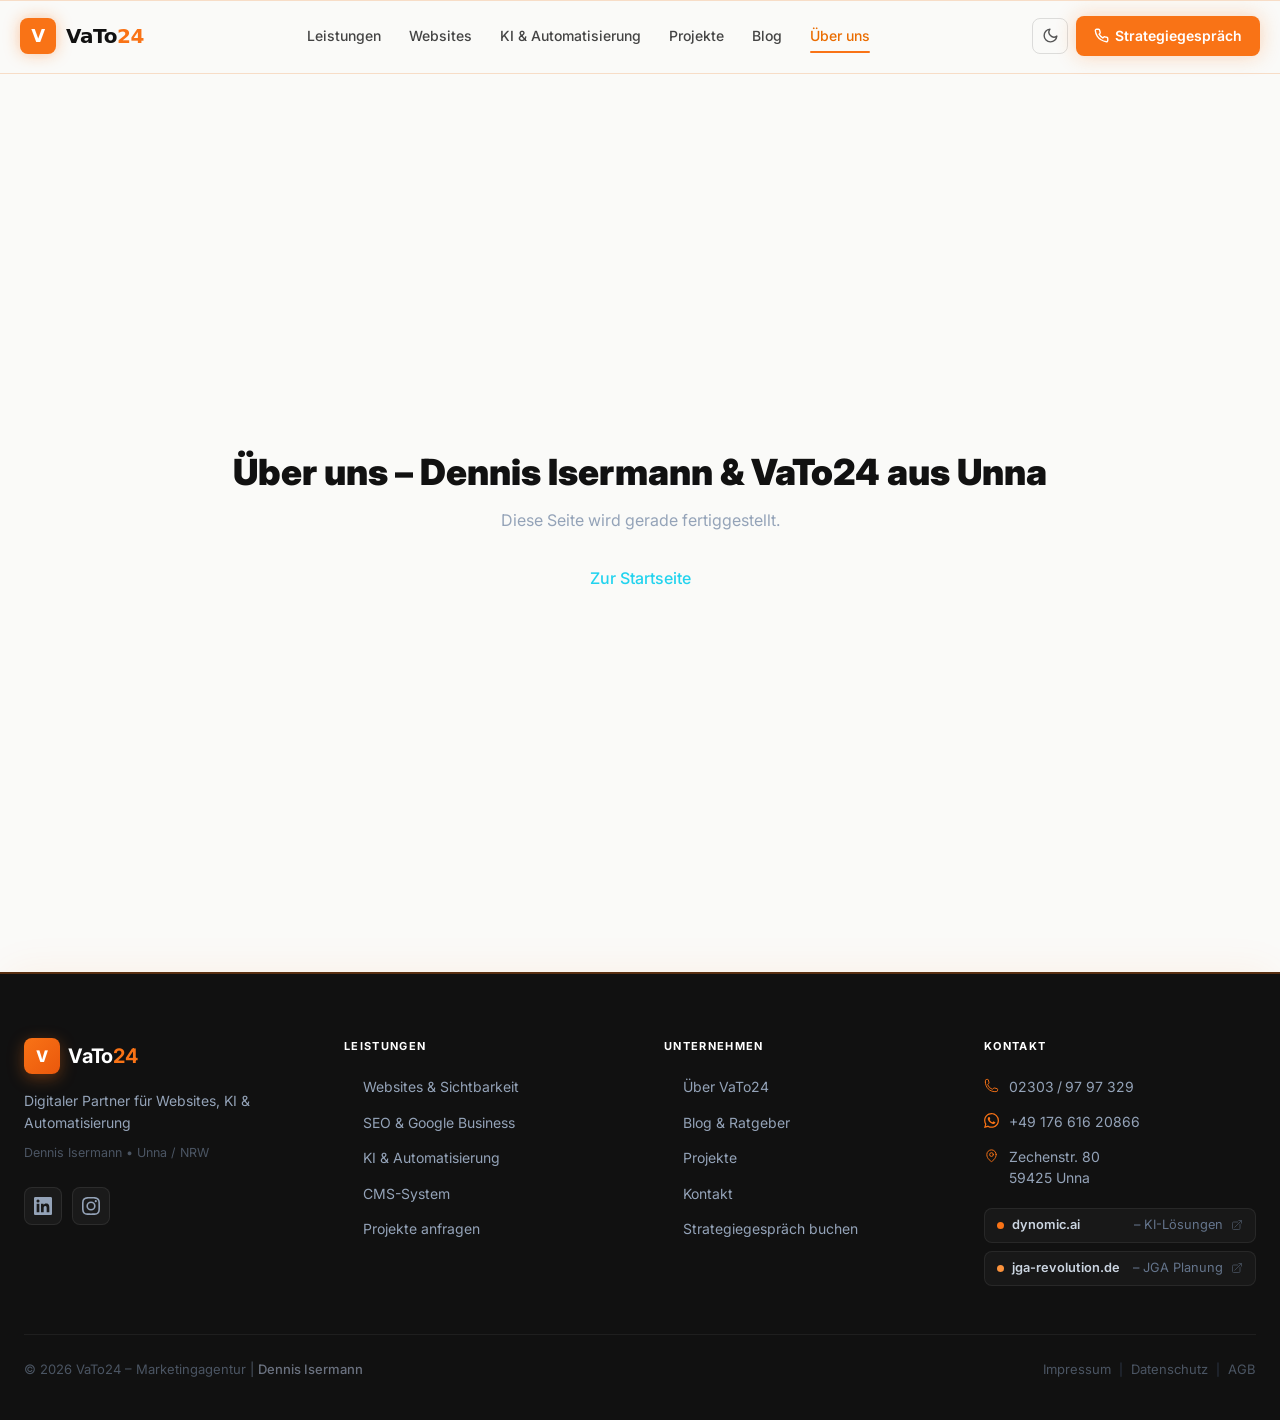
<file: ueber-uns/index.html>
<!DOCTYPE html>
<html lang="de" class="scroll-smooth">
<head>
  <meta charset="UTF-8" />
  <meta name="viewport" content="width=device-width, initial-scale=1.0" />
  <title>Über uns – Dennis Isermann & VaTo24 aus Unna</title>
  <meta name="description" content="Lernen Sie VaTo24 kennen: Dennis Isermann, 15+ Jahre Digitalerfahrung, eigene Marken wie dynomic.ai und jga-revolution.de. Ihr Partner aus Unna, NRW." />
  <meta name="author" content="Dennis Isermann – VaTo24" />
  <meta name="robots" content="index, follow" />
  <link rel="canonical" href="https://vato24.de/ueber-uns/" />
  <meta property="og:type" content="website" />
  <meta property="og:url" content="https://vato24.de/ueber-uns/" />
  <meta property="og:title" content="Über uns – Dennis Isermann & VaTo24 aus Unna" />
  <meta property="og:description" content="Lernen Sie VaTo24 kennen: Dennis Isermann, 15+ Jahre Digitalerfahrung, eigene Marken wie dynomic.ai und jga-revolution.de. Ihr Partner aus Unna, NRW." />
  <meta property="og:image" content="https://vato24.de/assets/og-image.jpg" />
  <meta property="og:locale" content="de_DE" />
  <meta property="og:site_name" content="VaTo24" />
  <link rel="preconnect" href="https://fonts.googleapis.com" />
  <link rel="preconnect" href="https://fonts.gstatic.com" crossorigin />
  <link href="https://fonts.googleapis.com/css2?family=Inter:wght@300;400;500;600;700;800;900&display=swap" rel="stylesheet" />
  <script type="module" crossorigin src="/assets/footer-vh9RchyU.js"></script>
  <script type="module" crossorigin src="/assets/animations-CetyjiHi.js"></script>
  <script type="module" crossorigin src="/assets/main-Dc2GDrvv.js"></script>
  <link rel="stylesheet" crossorigin href="/assets/footer-o9cNlJG-.css">
</head>
<body class="bg-[#08090f] text-slate-100 font-inter antialiased">
  <div id="site-header"></div>
  <main class="min-h-screen flex items-center justify-center">
    <div class="text-center px-6">
      <h1 class="text-4xl font-black mb-4">Über uns – Dennis Isermann & VaTo24 aus Unna</h1>
      <p class="text-slate-400 mb-8">Diese Seite wird gerade fertiggestellt.</p>
      <a href="/" class="inline-flex items-center gap-2 text-cyan-400 hover:text-cyan-300 font-medium transition-colors">Zur Startseite</a>
    </div>
  </main>
  <div id="site-footer"></div>
</body>
</html>
</file>
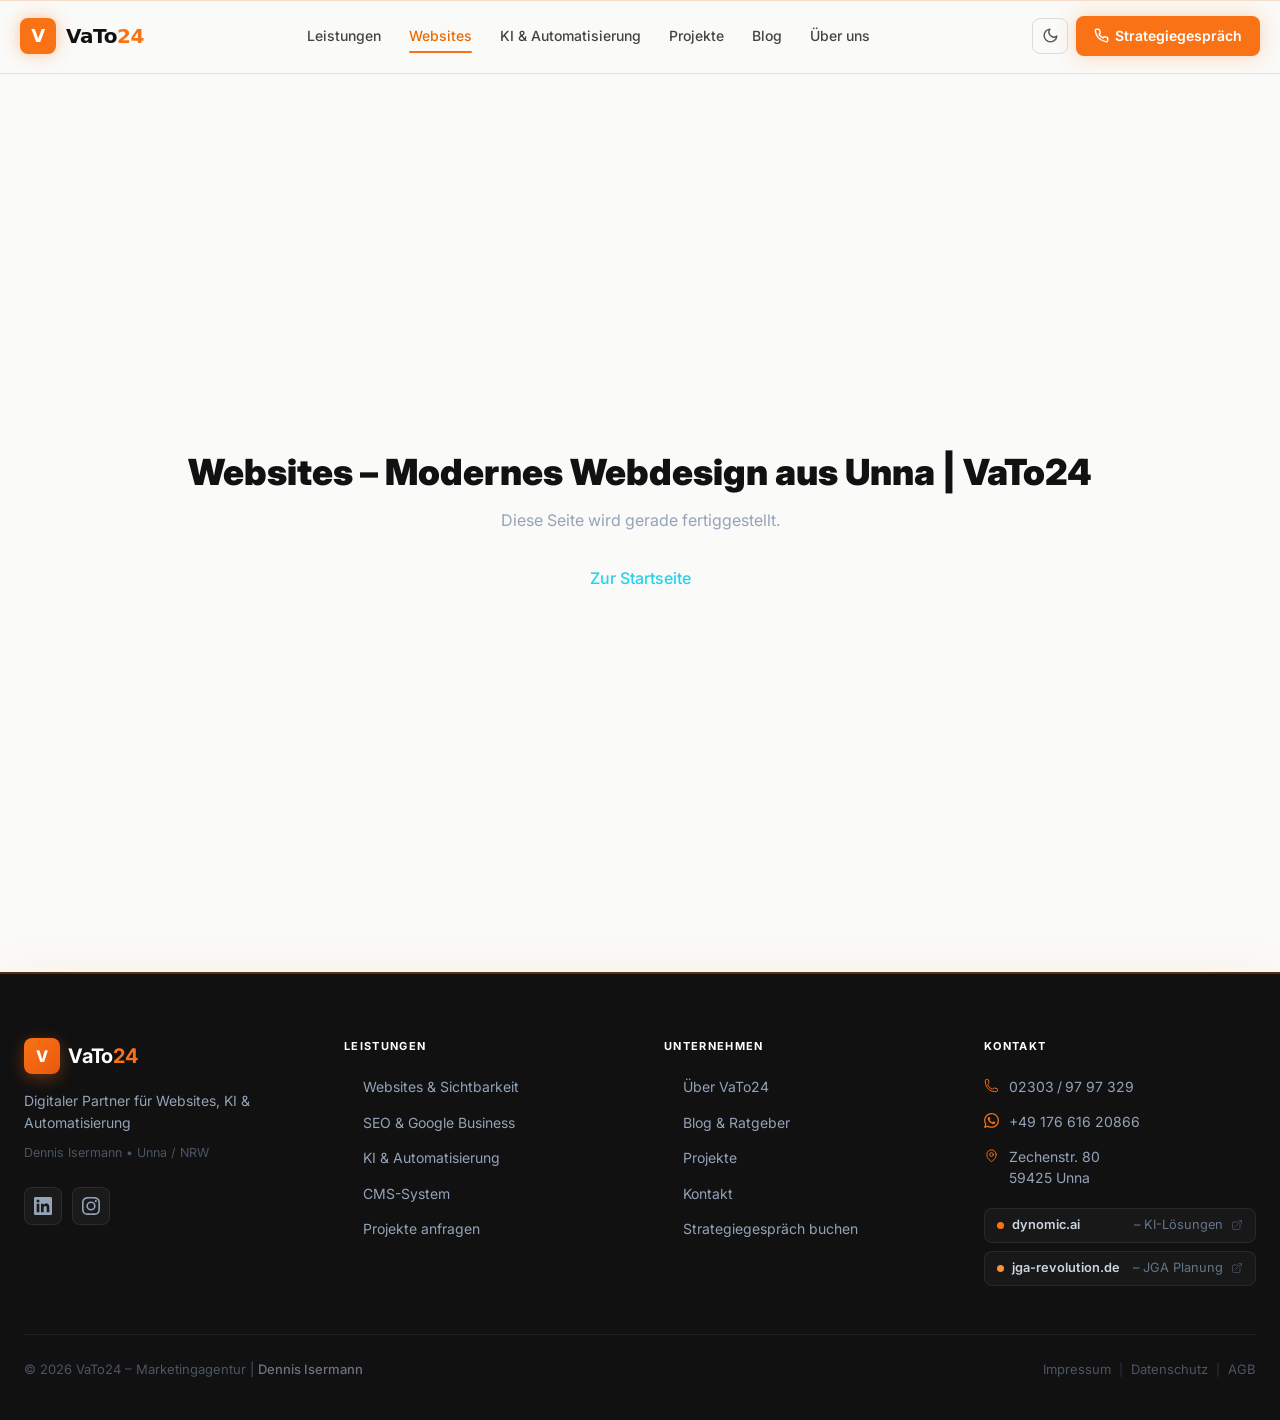
<file: websites/index.html>
<!DOCTYPE html>
<html lang="de" class="scroll-smooth">
<head>
  <meta charset="UTF-8" />
  <meta name="viewport" content="width=device-width, initial-scale=1.0" />
  <title>Websites – Modernes Webdesign aus Unna | VaTo24</title>
  <meta name="description" content="Professionelle Websites von VaTo24 aus Unna, NRW. Modern, schnell und SEO-optimiert. Für KMUs, Dienstleister und Handwerk." />
  <meta name="author" content="Dennis Isermann – VaTo24" />
  <meta name="robots" content="index, follow" />
  <link rel="canonical" href="https://vato24.de/websites/" />
  <meta property="og:type" content="website" />
  <meta property="og:url" content="https://vato24.de/websites/" />
  <meta property="og:title" content="Websites – Modernes Webdesign aus Unna | VaTo24" />
  <meta property="og:description" content="Professionelle Websites von VaTo24 aus Unna, NRW. Modern, schnell und SEO-optimiert. Für KMUs, Dienstleister und Handwerk." />
  <meta property="og:image" content="https://vato24.de/assets/og-image.jpg" />
  <meta property="og:locale" content="de_DE" />
  <meta property="og:site_name" content="VaTo24" />
  <link rel="preconnect" href="https://fonts.googleapis.com" />
  <link rel="preconnect" href="https://fonts.gstatic.com" crossorigin />
  <link href="https://fonts.googleapis.com/css2?family=Inter:wght@300;400;500;600;700;800;900&display=swap" rel="stylesheet" />
  <script type="module" crossorigin src="/assets/footer-vh9RchyU.js"></script>
  <script type="module" crossorigin src="/assets/animations-CetyjiHi.js"></script>
  <script type="module" crossorigin src="/assets/main-Dc2GDrvv.js"></script>
  <link rel="stylesheet" crossorigin href="/assets/footer-o9cNlJG-.css">
</head>
<body class="bg-[#08090f] text-slate-100 font-inter antialiased">
  <div id="site-header"></div>
  <main class="min-h-screen flex items-center justify-center">
    <div class="text-center px-6">
      <h1 class="text-4xl font-black mb-4">Websites – Modernes Webdesign aus Unna | VaTo24</h1>
      <p class="text-slate-400 mb-8">Diese Seite wird gerade fertiggestellt.</p>
      <a href="/" class="inline-flex items-center gap-2 text-cyan-400 hover:text-cyan-300 font-medium transition-colors">Zur Startseite</a>
    </div>
  </main>
  <div id="site-footer"></div>
</body>
</html>
</file>
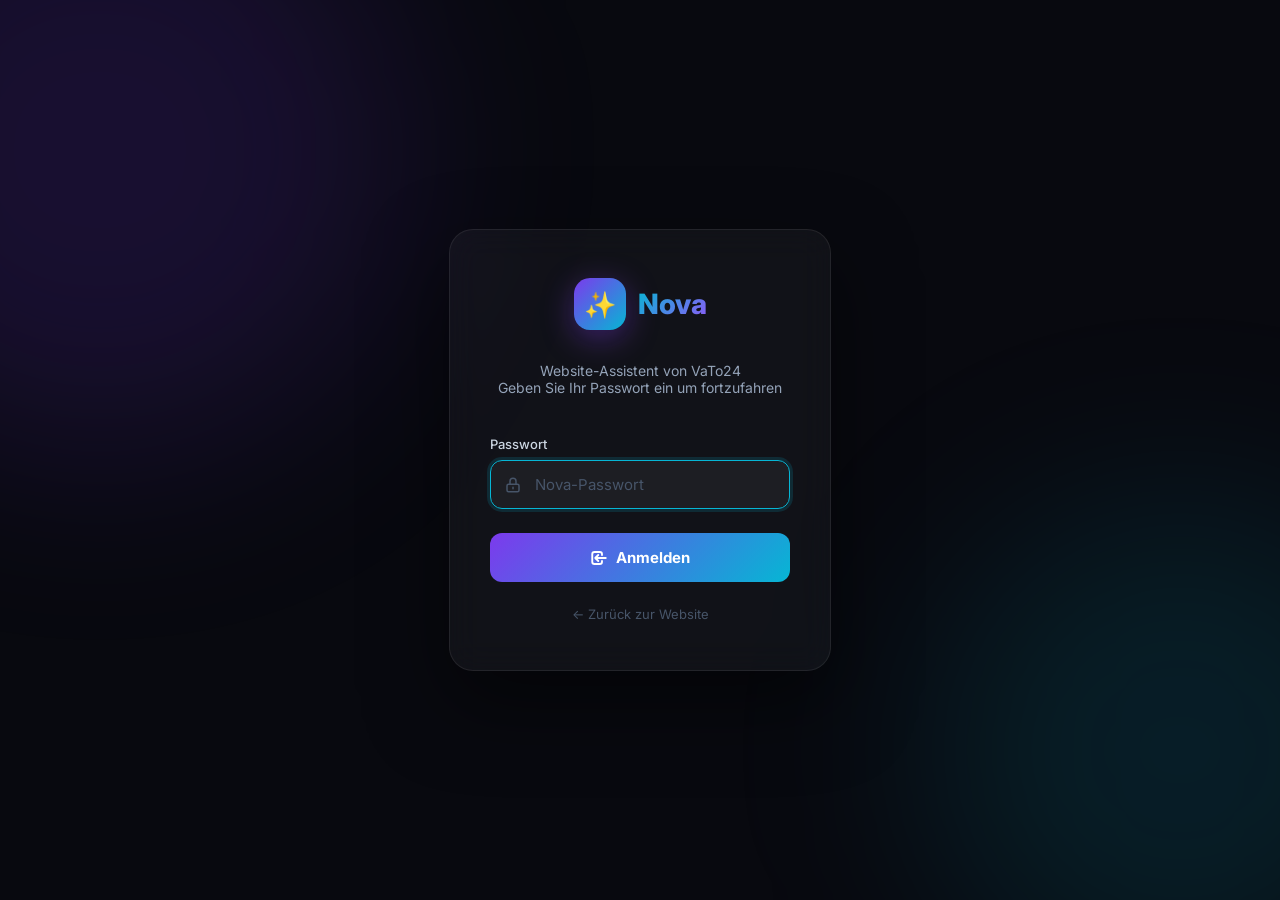
<file: nova/login.html>
<!DOCTYPE html>
<html lang="de" class="scroll-smooth">
<head>
  <meta charset="UTF-8" />
  <meta name="viewport" content="width=device-width, initial-scale=1.0" />
  <title>Nova CMS — Login</title>
  <meta name="robots" content="noindex, nofollow" />
  <link rel="preconnect" href="https://fonts.googleapis.com" />
  <link rel="preconnect" href="https://fonts.gstatic.com" crossorigin />
  <link href="https://fonts.googleapis.com/css2?family=Inter:wght@400;500;600;700;800&display=swap" rel="stylesheet" />
  <style>
    *, *::before, *::after { box-sizing: border-box; }

    :root {
      --bg:        #08090f;
      --bg-card:   rgba(255, 255, 255, 0.04);
      --border:    rgba(255, 255, 255, 0.08);
      --cyan:      #06b6d4;
      --violet:    #8b5cf6;
      --text:      #f1f5f9;
      --muted:     #94a3b8;
    }

    html, body {
      margin: 0;
      padding: 0;
      min-height: 100vh;
      background: var(--bg);
      font-family: 'Inter', sans-serif;
      color: var(--text);
      display: flex;
      align-items: center;
      justify-content: center;
    }

    /* Ambient orbs */
    .orb {
      position: fixed;
      border-radius: 50%;
      filter: blur(100px);
      pointer-events: none;
      animation: orb-drift 10s ease-in-out infinite;
    }
    .orb-1 { width: 600px; height: 600px; background: rgba(124,58,237,0.15); top: -150px; left: -200px; animation-delay: 0s; }
    .orb-2 { width: 500px; height: 500px; background: rgba(6,182,212,0.12); bottom: -100px; right: -150px; animation-delay: -4s; }

    @keyframes orb-drift {
      0%, 100% { transform: translate(0, 0) scale(1); }
      50% { transform: translate(25px, -15px) scale(1.04); }
    }

    .login-card {
      position: relative;
      z-index: 10;
      width: 100%;
      max-width: 420px;
      margin: 24px;
      background: var(--bg-card);
      border: 1px solid var(--border);
      border-radius: 24px;
      padding: 48px 40px;
      backdrop-filter: blur(16px);
      box-shadow: 0 32px 80px rgba(0, 0, 0, 0.5);
    }

    .nova-logo {
      display: flex;
      align-items: center;
      justify-content: center;
      gap: 12px;
      margin-bottom: 32px;
    }

    .nova-logo-icon {
      width: 52px;
      height: 52px;
      border-radius: 16px;
      background: linear-gradient(135deg, #7c3aed, #06b6d4);
      display: flex;
      align-items: center;
      justify-content: center;
      font-size: 26px;
      box-shadow: 0 8px 32px rgba(124, 58, 237, 0.4);
    }

    .nova-logo-text {
      font-size: 28px;
      font-weight: 800;
      background: linear-gradient(135deg, #06b6d4, #8b5cf6);
      -webkit-background-clip: text;
      -webkit-text-fill-color: transparent;
      background-clip: text;
      letter-spacing: -0.5px;
    }

    .nova-tagline {
      text-align: center;
      color: var(--muted);
      font-size: 14px;
      margin-bottom: 40px;
    }

    label {
      display: block;
      font-size: 13px;
      font-weight: 500;
      color: #cbd5e1;
      margin-bottom: 8px;
    }

    .input-wrap {
      position: relative;
    }

    .input-wrap svg {
      position: absolute;
      left: 14px;
      top: 50%;
      transform: translateY(-50%);
      width: 18px;
      height: 18px;
      color: #475569;
      pointer-events: none;
    }

    input[type="password"] {
      width: 100%;
      background: rgba(255, 255, 255, 0.05);
      border: 1px solid rgba(255, 255, 255, 0.1);
      border-radius: 12px;
      color: white;
      padding: 14px 14px 14px 44px;
      font-size: 15px;
      font-family: inherit;
      outline: none;
      transition: border-color 0.2s, box-shadow 0.2s;
    }

    input[type="password"]:focus {
      border-color: var(--cyan);
      box-shadow: 0 0 0 3px rgba(6, 182, 212, 0.15);
    }

    input[type="password"]::placeholder {
      color: #475569;
    }

    .btn-login {
      display: flex;
      align-items: center;
      justify-content: center;
      gap: 8px;
      width: 100%;
      margin-top: 24px;
      padding: 15px;
      background: linear-gradient(135deg, #7c3aed, #06b6d4);
      border: none;
      border-radius: 12px;
      color: white;
      font-size: 15px;
      font-weight: 700;
      font-family: inherit;
      cursor: pointer;
      transition: opacity 0.2s, transform 0.15s;
    }

    .btn-login:hover {
      opacity: 0.92;
      transform: translateY(-1px);
    }

    .btn-login:active {
      transform: translateY(0);
    }

    .btn-login:disabled {
      opacity: 0.5;
      cursor: not-allowed;
      transform: none;
    }

    .error-msg {
      display: none;
      margin-top: 16px;
      padding: 12px 16px;
      background: rgba(239, 68, 68, 0.1);
      border: 1px solid rgba(239, 68, 68, 0.25);
      border-radius: 10px;
      color: #fca5a5;
      font-size: 13px;
      text-align: center;
    }

    .error-msg.visible { display: block; }

    .back-link {
      display: block;
      text-align: center;
      margin-top: 24px;
      color: #475569;
      font-size: 13px;
      text-decoration: none;
      transition: color 0.2s;
    }

    .back-link:hover { color: var(--cyan); }

    .spin {
      animation: spin 0.8s linear infinite;
    }

    @keyframes spin {
      to { transform: rotate(360deg); }
    }
  </style>
</head>
<body>
  <!-- Ambient background -->
  <div class="orb orb-1" aria-hidden="true"></div>
  <div class="orb orb-2" aria-hidden="true"></div>

  <div class="login-card" role="main">

    <!-- Logo -->
    <div class="nova-logo">
      <div class="nova-logo-icon" aria-hidden="true">✨</div>
      <span class="nova-logo-text">Nova</span>
    </div>

    <p class="nova-tagline">Website-Assistent von VaTo24<br />Geben Sie Ihr Passwort ein um fortzufahren</p>

    <!-- Login form -->
    <form id="nova-login-form" autocomplete="off" novalidate>

      <label for="nova-password">Passwort</label>
      <div class="input-wrap">
        <svg fill="none" viewBox="0 0 24 24" stroke="currentColor" stroke-width="2" aria-hidden="true">
          <path stroke-linecap="round" stroke-linejoin="round" d="M12 15v2m-6 4h12a2 2 0 002-2v-6a2 2 0 00-2-2H6a2 2 0 00-2 2v6a2 2 0 002 2zm10-10V7a4 4 0 00-8 0v4h8z" />
        </svg>
        <input
          type="password"
          id="nova-password"
          name="password"
          placeholder="Nova-Passwort"
          autocomplete="current-password"
          required
        />
      </div>

      <button type="submit" class="btn-login" id="nova-submit">
        <svg id="btn-icon" class="w-5 h-5" style="width:18px;height:18px;" fill="none" viewBox="0 0 24 24" stroke="currentColor" stroke-width="2.5" aria-hidden="true">
          <path stroke-linecap="round" stroke-linejoin="round" d="M11 16l-4-4m0 0l4-4m-4 4h14m-5 4v1a3 3 0 01-3 3H6a3 3 0 01-3-3V7a3 3 0 013-3h7a3 3 0 013 3v1" />
        </svg>
        <span id="btn-label">Anmelden</span>
      </button>

      <div class="error-msg" id="nova-error" role="alert" aria-live="polite"></div>

    </form>

    <a href="/" class="back-link">← Zurück zur Website</a>

  </div>

  <script>
    (function () {
      const form    = document.getElementById('nova-login-form');
      const pwdInput = document.getElementById('nova-password');
      const errDiv  = document.getElementById('nova-error');
      const btn     = document.getElementById('nova-submit');
      const btnLabel = document.getElementById('btn-label');
      const btnIcon  = document.getElementById('btn-icon');

      const spinnerSvg = `<svg style="width:18px;height:18px;" class="spin" fill="none" viewBox="0 0 24 24" stroke="currentColor" stroke-width="2.5" aria-hidden="true">
        <path stroke-linecap="round" stroke-linejoin="round" d="M4 4v5h.582m15.356 2A8.001 8.001 0 004.582 9m0 0H9m11 11v-5h-.581m0 0a8.003 8.003 0 01-15.357-2m15.357 2H15" />
      </svg>`;

      function setLoading(loading) {
        btn.disabled = loading;
        if (loading) {
          btnIcon.outerHTML = spinnerSvg;
          btnLabel.textContent = 'Anmelden...';
        } else {
          document.getElementById('btn-icon').outerHTML = `<svg id="btn-icon" style="width:18px;height:18px;" fill="none" viewBox="0 0 24 24" stroke="currentColor" stroke-width="2.5" aria-hidden="true">
            <path stroke-linecap="round" stroke-linejoin="round" d="M11 16l-4-4m0 0l4-4m-4 4h14m-5 4v1a3 3 0 01-3 3H6a3 3 0 01-3-3V7a3 3 0 013-3h7a3 3 0 013 3v1" />
          </svg>`;
          btnLabel.textContent = 'Anmelden';
        }
      }

      function showError(msg) {
        errDiv.textContent = msg;
        errDiv.classList.add('visible');
      }

      function hideError() {
        errDiv.classList.remove('visible');
      }

      form.addEventListener('submit', async function (e) {
        e.preventDefault();
        hideError();

        const password = pwdInput.value.trim();
        if (!password) {
          showError('Bitte Passwort eingeben.');
          pwdInput.focus();
          return;
        }

        setLoading(true);

        try {
          const res = await fetch('/nova/auth.php', {
            method: 'POST',
            headers: { 'Content-Type': 'application/x-www-form-urlencoded' },
            body: 'password=' + encodeURIComponent(password),
          });

          const data = await res.json();

          if (data.success) {
            // Redirect back to site with nova mode active
            const redirectTo = new URLSearchParams(window.location.search).get('redirect') || '/';
            window.location.href = redirectTo + (redirectTo.includes('?') ? '&' : '?') + 'nova=1';
          } else {
            showError(data.error || 'Anmeldung fehlgeschlagen. Bitte versuchen Sie es erneut.');
            pwdInput.value = '';
            pwdInput.focus();
            setLoading(false);
          }
        } catch (err) {
          showError('Verbindungsfehler. Bitte prüfen Sie Ihre Internetverbindung.');
          setLoading(false);
        }
      });

      // Auto-focus password field
      pwdInput.focus();
    })();
  </script>
</body>
</html>
</file>
<file: assets/footer-o9cNlJG-.css>
*,:before,:after{--tw-border-spacing-x: 0;--tw-border-spacing-y: 0;--tw-translate-x: 0;--tw-translate-y: 0;--tw-rotate: 0;--tw-skew-x: 0;--tw-skew-y: 0;--tw-scale-x: 1;--tw-scale-y: 1;--tw-pan-x: ;--tw-pan-y: ;--tw-pinch-zoom: ;--tw-scroll-snap-strictness: proximity;--tw-gradient-from-position: ;--tw-gradient-via-position: ;--tw-gradient-to-position: ;--tw-ordinal: ;--tw-slashed-zero: ;--tw-numeric-figure: ;--tw-numeric-spacing: ;--tw-numeric-fraction: ;--tw-ring-inset: ;--tw-ring-offset-width: 0px;--tw-ring-offset-color: #fff;--tw-ring-color: rgb(59 130 246 / .5);--tw-ring-offset-shadow: 0 0 #0000;--tw-ring-shadow: 0 0 #0000;--tw-shadow: 0 0 #0000;--tw-shadow-colored: 0 0 #0000;--tw-blur: ;--tw-brightness: ;--tw-contrast: ;--tw-grayscale: ;--tw-hue-rotate: ;--tw-invert: ;--tw-saturate: ;--tw-sepia: ;--tw-drop-shadow: ;--tw-backdrop-blur: ;--tw-backdrop-brightness: ;--tw-backdrop-contrast: ;--tw-backdrop-grayscale: ;--tw-backdrop-hue-rotate: ;--tw-backdrop-invert: ;--tw-backdrop-opacity: ;--tw-backdrop-saturate: ;--tw-backdrop-sepia: ;--tw-contain-size: ;--tw-contain-layout: ;--tw-contain-paint: ;--tw-contain-style: }::backdrop{--tw-border-spacing-x: 0;--tw-border-spacing-y: 0;--tw-translate-x: 0;--tw-translate-y: 0;--tw-rotate: 0;--tw-skew-x: 0;--tw-skew-y: 0;--tw-scale-x: 1;--tw-scale-y: 1;--tw-pan-x: ;--tw-pan-y: ;--tw-pinch-zoom: ;--tw-scroll-snap-strictness: proximity;--tw-gradient-from-position: ;--tw-gradient-via-position: ;--tw-gradient-to-position: ;--tw-ordinal: ;--tw-slashed-zero: ;--tw-numeric-figure: ;--tw-numeric-spacing: ;--tw-numeric-fraction: ;--tw-ring-inset: ;--tw-ring-offset-width: 0px;--tw-ring-offset-color: #fff;--tw-ring-color: rgb(59 130 246 / .5);--tw-ring-offset-shadow: 0 0 #0000;--tw-ring-shadow: 0 0 #0000;--tw-shadow: 0 0 #0000;--tw-shadow-colored: 0 0 #0000;--tw-blur: ;--tw-brightness: ;--tw-contrast: ;--tw-grayscale: ;--tw-hue-rotate: ;--tw-invert: ;--tw-saturate: ;--tw-sepia: ;--tw-drop-shadow: ;--tw-backdrop-blur: ;--tw-backdrop-brightness: ;--tw-backdrop-contrast: ;--tw-backdrop-grayscale: ;--tw-backdrop-hue-rotate: ;--tw-backdrop-invert: ;--tw-backdrop-opacity: ;--tw-backdrop-saturate: ;--tw-backdrop-sepia: ;--tw-contain-size: ;--tw-contain-layout: ;--tw-contain-paint: ;--tw-contain-style: }*,:before,:after{box-sizing:border-box;border-width:0;border-style:solid;border-color:#e5e7eb}:before,:after{--tw-content: ""}html,:host{line-height:1.5;-webkit-text-size-adjust:100%;-moz-tab-size:4;-o-tab-size:4;tab-size:4;font-family:ui-sans-serif,system-ui,sans-serif,"Apple Color Emoji","Segoe UI Emoji",Segoe UI Symbol,"Noto Color Emoji";font-feature-settings:normal;font-variation-settings:normal;-webkit-tap-highlight-color:transparent}body{margin:0;line-height:inherit}hr{height:0;color:inherit;border-top-width:1px}abbr:where([title]){-webkit-text-decoration:underline dotted;text-decoration:underline dotted}h1,h2,h3,h4,h5,h6{font-size:inherit;font-weight:inherit}a{color:inherit;text-decoration:inherit}b,strong{font-weight:bolder}code,kbd,samp,pre{font-family:ui-monospace,SFMono-Regular,Menlo,Monaco,Consolas,Liberation Mono,Courier New,monospace;font-feature-settings:normal;font-variation-settings:normal;font-size:1em}small{font-size:80%}sub,sup{font-size:75%;line-height:0;position:relative;vertical-align:baseline}sub{bottom:-.25em}sup{top:-.5em}table{text-indent:0;border-color:inherit;border-collapse:collapse}button,input,optgroup,select,textarea{font-family:inherit;font-feature-settings:inherit;font-variation-settings:inherit;font-size:100%;font-weight:inherit;line-height:inherit;letter-spacing:inherit;color:inherit;margin:0;padding:0}button,select{text-transform:none}button,input:where([type=button]),input:where([type=reset]),input:where([type=submit]){-webkit-appearance:button;background-color:transparent;background-image:none}:-moz-focusring{outline:auto}:-moz-ui-invalid{box-shadow:none}progress{vertical-align:baseline}::-webkit-inner-spin-button,::-webkit-outer-spin-button{height:auto}[type=search]{-webkit-appearance:textfield;outline-offset:-2px}::-webkit-search-decoration{-webkit-appearance:none}::-webkit-file-upload-button{-webkit-appearance:button;font:inherit}summary{display:list-item}blockquote,dl,dd,h1,h2,h3,h4,h5,h6,hr,figure,p,pre{margin:0}fieldset{margin:0;padding:0}legend{padding:0}ol,ul,menu{list-style:none;margin:0;padding:0}dialog{padding:0}textarea{resize:vertical}input::-moz-placeholder,textarea::-moz-placeholder{opacity:1;color:#9ca3af}input::placeholder,textarea::placeholder{opacity:1;color:#9ca3af}button,[role=button]{cursor:pointer}:disabled{cursor:default}img,svg,video,canvas,audio,iframe,embed,object{display:block;vertical-align:middle}img,video{max-width:100%;height:auto}[hidden]:where(:not([hidden=until-found])){display:none}.\!container{width:100%!important}.container{width:100%}@media (min-width: 640px){.\!container{max-width:640px!important}.container{max-width:640px}}@media (min-width: 768px){.\!container{max-width:768px!important}.container{max-width:768px}}@media (min-width: 1024px){.\!container{max-width:1024px!important}.container{max-width:1024px}}@media (min-width: 1280px){.\!container{max-width:1280px!important}.container{max-width:1280px}}@media (min-width: 1536px){.\!container{max-width:1536px!important}.container{max-width:1536px}}.prose{color:var(--tw-prose-body);max-width:65ch}.prose :where(p):not(:where([class~=not-prose],[class~=not-prose] *)){margin-top:1.25em;margin-bottom:1.25em}.prose :where([class~=lead]):not(:where([class~=not-prose],[class~=not-prose] *)){color:var(--tw-prose-lead);font-size:1.25em;line-height:1.6;margin-top:1.2em;margin-bottom:1.2em}.prose :where(a):not(:where([class~=not-prose],[class~=not-prose] *)){color:var(--tw-prose-links);text-decoration:underline;font-weight:500}.prose :where(strong):not(:where([class~=not-prose],[class~=not-prose] *)){color:var(--tw-prose-bold);font-weight:600}.prose :where(a strong):not(:where([class~=not-prose],[class~=not-prose] *)){color:inherit}.prose :where(blockquote strong):not(:where([class~=not-prose],[class~=not-prose] *)){color:inherit}.prose :where(thead th strong):not(:where([class~=not-prose],[class~=not-prose] *)){color:inherit}.prose :where(ol):not(:where([class~=not-prose],[class~=not-prose] *)){list-style-type:decimal;margin-top:1.25em;margin-bottom:1.25em;padding-inline-start:1.625em}.prose :where(ol[type=A]):not(:where([class~=not-prose],[class~=not-prose] *)){list-style-type:upper-alpha}.prose :where(ol[type=a]):not(:where([class~=not-prose],[class~=not-prose] *)){list-style-type:lower-alpha}.prose :where(ol[type=A s]):not(:where([class~=not-prose],[class~=not-prose] *)){list-style-type:upper-alpha}.prose :where(ol[type=a s]):not(:where([class~=not-prose],[class~=not-prose] *)){list-style-type:lower-alpha}.prose :where(ol[type=I]):not(:where([class~=not-prose],[class~=not-prose] *)){list-style-type:upper-roman}.prose :where(ol[type=i]):not(:where([class~=not-prose],[class~=not-prose] *)){list-style-type:lower-roman}.prose :where(ol[type=I s]):not(:where([class~=not-prose],[class~=not-prose] *)){list-style-type:upper-roman}.prose :where(ol[type=i s]):not(:where([class~=not-prose],[class~=not-prose] *)){list-style-type:lower-roman}.prose :where(ol[type="1"]):not(:where([class~=not-prose],[class~=not-prose] *)){list-style-type:decimal}.prose :where(ul):not(:where([class~=not-prose],[class~=not-prose] *)){list-style-type:disc;margin-top:1.25em;margin-bottom:1.25em;padding-inline-start:1.625em}.prose :where(ol>li):not(:where([class~=not-prose],[class~=not-prose] *))::marker{font-weight:400;color:var(--tw-prose-counters)}.prose :where(ul>li):not(:where([class~=not-prose],[class~=not-prose] *))::marker{color:var(--tw-prose-bullets)}.prose :where(dt):not(:where([class~=not-prose],[class~=not-prose] *)){color:var(--tw-prose-headings);font-weight:600;margin-top:1.25em}.prose :where(hr):not(:where([class~=not-prose],[class~=not-prose] *)){border-color:var(--tw-prose-hr);border-top-width:1px;margin-top:3em;margin-bottom:3em}.prose :where(blockquote):not(:where([class~=not-prose],[class~=not-prose] *)){font-weight:500;font-style:italic;color:var(--tw-prose-quotes);border-inline-start-width:.25rem;border-inline-start-color:var(--tw-prose-quote-borders);quotes:"“""”""‘""’";margin-top:1.6em;margin-bottom:1.6em;padding-inline-start:1em}.prose :where(blockquote p:first-of-type):not(:where([class~=not-prose],[class~=not-prose] *)):before{content:open-quote}.prose :where(blockquote p:last-of-type):not(:where([class~=not-prose],[class~=not-prose] *)):after{content:close-quote}.prose :where(h1):not(:where([class~=not-prose],[class~=not-prose] *)){color:var(--tw-prose-headings);font-weight:800;font-size:2.25em;margin-top:0;margin-bottom:.8888889em;line-height:1.1111111}.prose :where(h1 strong):not(:where([class~=not-prose],[class~=not-prose] *)){font-weight:900;color:inherit}.prose :where(h2):not(:where([class~=not-prose],[class~=not-prose] *)){color:var(--tw-prose-headings);font-weight:700;font-size:1.5em;margin-top:2em;margin-bottom:1em;line-height:1.3333333}.prose :where(h2 strong):not(:where([class~=not-prose],[class~=not-prose] *)){font-weight:800;color:inherit}.prose :where(h3):not(:where([class~=not-prose],[class~=not-prose] *)){color:var(--tw-prose-headings);font-weight:600;font-size:1.25em;margin-top:1.6em;margin-bottom:.6em;line-height:1.6}.prose :where(h3 strong):not(:where([class~=not-prose],[class~=not-prose] *)){font-weight:700;color:inherit}.prose :where(h4):not(:where([class~=not-prose],[class~=not-prose] *)){color:var(--tw-prose-headings);font-weight:600;margin-top:1.5em;margin-bottom:.5em;line-height:1.5}.prose :where(h4 strong):not(:where([class~=not-prose],[class~=not-prose] *)){font-weight:700;color:inherit}.prose :where(img):not(:where([class~=not-prose],[class~=not-prose] *)){margin-top:2em;margin-bottom:2em}.prose :where(picture):not(:where([class~=not-prose],[class~=not-prose] *)){display:block;margin-top:2em;margin-bottom:2em}.prose :where(video):not(:where([class~=not-prose],[class~=not-prose] *)){margin-top:2em;margin-bottom:2em}.prose :where(kbd):not(:where([class~=not-prose],[class~=not-prose] *)){font-weight:500;font-family:inherit;color:var(--tw-prose-kbd);box-shadow:0 0 0 1px var(--tw-prose-kbd-shadows),0 3px 0 var(--tw-prose-kbd-shadows);font-size:.875em;border-radius:.3125rem;padding-top:.1875em;padding-inline-end:.375em;padding-bottom:.1875em;padding-inline-start:.375em}.prose :where(code):not(:where([class~=not-prose],[class~=not-prose] *)){color:var(--tw-prose-code);font-weight:600;font-size:.875em}.prose :where(code):not(:where([class~=not-prose],[class~=not-prose] *)):before{content:"`"}.prose :where(code):not(:where([class~=not-prose],[class~=not-prose] *)):after{content:"`"}.prose :where(a code):not(:where([class~=not-prose],[class~=not-prose] *)){color:inherit}.prose :where(h1 code):not(:where([class~=not-prose],[class~=not-prose] *)){color:inherit}.prose :where(h2 code):not(:where([class~=not-prose],[class~=not-prose] *)){color:inherit;font-size:.875em}.prose :where(h3 code):not(:where([class~=not-prose],[class~=not-prose] *)){color:inherit;font-size:.9em}.prose :where(h4 code):not(:where([class~=not-prose],[class~=not-prose] *)){color:inherit}.prose :where(blockquote code):not(:where([class~=not-prose],[class~=not-prose] *)){color:inherit}.prose :where(thead th code):not(:where([class~=not-prose],[class~=not-prose] *)){color:inherit}.prose :where(pre):not(:where([class~=not-prose],[class~=not-prose] *)){color:var(--tw-prose-pre-code);background-color:var(--tw-prose-pre-bg);overflow-x:auto;font-weight:400;font-size:.875em;line-height:1.7142857;margin-top:1.7142857em;margin-bottom:1.7142857em;border-radius:.375rem;padding-top:.8571429em;padding-inline-end:1.1428571em;padding-bottom:.8571429em;padding-inline-start:1.1428571em}.prose :where(pre code):not(:where([class~=not-prose],[class~=not-prose] *)){background-color:transparent;border-width:0;border-radius:0;padding:0;font-weight:inherit;color:inherit;font-size:inherit;font-family:inherit;line-height:inherit}.prose :where(pre code):not(:where([class~=not-prose],[class~=not-prose] *)):before{content:none}.prose :where(pre code):not(:where([class~=not-prose],[class~=not-prose] *)):after{content:none}.prose :where(table):not(:where([class~=not-prose],[class~=not-prose] *)){width:100%;table-layout:auto;margin-top:2em;margin-bottom:2em;font-size:.875em;line-height:1.7142857}.prose :where(thead):not(:where([class~=not-prose],[class~=not-prose] *)){border-bottom-width:1px;border-bottom-color:var(--tw-prose-th-borders)}.prose :where(thead th):not(:where([class~=not-prose],[class~=not-prose] *)){color:var(--tw-prose-headings);font-weight:600;vertical-align:bottom;padding-inline-end:.5714286em;padding-bottom:.5714286em;padding-inline-start:.5714286em}.prose :where(tbody tr):not(:where([class~=not-prose],[class~=not-prose] *)){border-bottom-width:1px;border-bottom-color:var(--tw-prose-td-borders)}.prose :where(tbody tr:last-child):not(:where([class~=not-prose],[class~=not-prose] *)){border-bottom-width:0}.prose :where(tbody td):not(:where([class~=not-prose],[class~=not-prose] *)){vertical-align:baseline}.prose :where(tfoot):not(:where([class~=not-prose],[class~=not-prose] *)){border-top-width:1px;border-top-color:var(--tw-prose-th-borders)}.prose :where(tfoot td):not(:where([class~=not-prose],[class~=not-prose] *)){vertical-align:top}.prose :where(th,td):not(:where([class~=not-prose],[class~=not-prose] *)){text-align:start}.prose :where(figure>*):not(:where([class~=not-prose],[class~=not-prose] *)){margin-top:0;margin-bottom:0}.prose :where(figcaption):not(:where([class~=not-prose],[class~=not-prose] *)){color:var(--tw-prose-captions);font-size:.875em;line-height:1.4285714;margin-top:.8571429em}.prose{--tw-prose-body: #374151;--tw-prose-headings: #111827;--tw-prose-lead: #4b5563;--tw-prose-links: #111827;--tw-prose-bold: #111827;--tw-prose-counters: #6b7280;--tw-prose-bullets: #d1d5db;--tw-prose-hr: #e5e7eb;--tw-prose-quotes: #111827;--tw-prose-quote-borders: #e5e7eb;--tw-prose-captions: #6b7280;--tw-prose-kbd: #111827;--tw-prose-kbd-shadows: rgb(17 24 39 / 10%);--tw-prose-code: #111827;--tw-prose-pre-code: #e5e7eb;--tw-prose-pre-bg: #1f2937;--tw-prose-th-borders: #d1d5db;--tw-prose-td-borders: #e5e7eb;--tw-prose-invert-body: #d1d5db;--tw-prose-invert-headings: #fff;--tw-prose-invert-lead: #9ca3af;--tw-prose-invert-links: #fff;--tw-prose-invert-bold: #fff;--tw-prose-invert-counters: #9ca3af;--tw-prose-invert-bullets: #4b5563;--tw-prose-invert-hr: #374151;--tw-prose-invert-quotes: #f3f4f6;--tw-prose-invert-quote-borders: #374151;--tw-prose-invert-captions: #9ca3af;--tw-prose-invert-kbd: #fff;--tw-prose-invert-kbd-shadows: rgb(255 255 255 / 10%);--tw-prose-invert-code: #fff;--tw-prose-invert-pre-code: #d1d5db;--tw-prose-invert-pre-bg: rgb(0 0 0 / 50%);--tw-prose-invert-th-borders: #4b5563;--tw-prose-invert-td-borders: #374151;font-size:1rem;line-height:1.75}.prose :where(picture>img):not(:where([class~=not-prose],[class~=not-prose] *)){margin-top:0;margin-bottom:0}.prose :where(li):not(:where([class~=not-prose],[class~=not-prose] *)){margin-top:.5em;margin-bottom:.5em}.prose :where(ol>li):not(:where([class~=not-prose],[class~=not-prose] *)){padding-inline-start:.375em}.prose :where(ul>li):not(:where([class~=not-prose],[class~=not-prose] *)){padding-inline-start:.375em}.prose :where(.prose>ul>li p):not(:where([class~=not-prose],[class~=not-prose] *)){margin-top:.75em;margin-bottom:.75em}.prose :where(.prose>ul>li>p:first-child):not(:where([class~=not-prose],[class~=not-prose] *)){margin-top:1.25em}.prose :where(.prose>ul>li>p:last-child):not(:where([class~=not-prose],[class~=not-prose] *)){margin-bottom:1.25em}.prose :where(.prose>ol>li>p:first-child):not(:where([class~=not-prose],[class~=not-prose] *)){margin-top:1.25em}.prose :where(.prose>ol>li>p:last-child):not(:where([class~=not-prose],[class~=not-prose] *)){margin-bottom:1.25em}.prose :where(ul ul,ul ol,ol ul,ol ol):not(:where([class~=not-prose],[class~=not-prose] *)){margin-top:.75em;margin-bottom:.75em}.prose :where(dl):not(:where([class~=not-prose],[class~=not-prose] *)){margin-top:1.25em;margin-bottom:1.25em}.prose :where(dd):not(:where([class~=not-prose],[class~=not-prose] *)){margin-top:.5em;padding-inline-start:1.625em}.prose :where(hr+*):not(:where([class~=not-prose],[class~=not-prose] *)){margin-top:0}.prose :where(h2+*):not(:where([class~=not-prose],[class~=not-prose] *)){margin-top:0}.prose :where(h3+*):not(:where([class~=not-prose],[class~=not-prose] *)){margin-top:0}.prose :where(h4+*):not(:where([class~=not-prose],[class~=not-prose] *)){margin-top:0}.prose :where(thead th:first-child):not(:where([class~=not-prose],[class~=not-prose] *)){padding-inline-start:0}.prose :where(thead th:last-child):not(:where([class~=not-prose],[class~=not-prose] *)){padding-inline-end:0}.prose :where(tbody td,tfoot td):not(:where([class~=not-prose],[class~=not-prose] *)){padding-top:.5714286em;padding-inline-end:.5714286em;padding-bottom:.5714286em;padding-inline-start:.5714286em}.prose :where(tbody td:first-child,tfoot td:first-child):not(:where([class~=not-prose],[class~=not-prose] *)){padding-inline-start:0}.prose :where(tbody td:last-child,tfoot td:last-child):not(:where([class~=not-prose],[class~=not-prose] *)){padding-inline-end:0}.prose :where(figure):not(:where([class~=not-prose],[class~=not-prose] *)){margin-top:2em;margin-bottom:2em}.prose :where(.prose>:first-child):not(:where([class~=not-prose],[class~=not-prose] *)){margin-top:0}.prose :where(.prose>:last-child):not(:where([class~=not-prose],[class~=not-prose] *)){margin-bottom:0}.prose-lg{font-size:1.125rem;line-height:1.7777778}.prose-lg :where(p):not(:where([class~=not-prose],[class~=not-prose] *)){margin-top:1.3333333em;margin-bottom:1.3333333em}.prose-lg :where([class~=lead]):not(:where([class~=not-prose],[class~=not-prose] *)){font-size:1.2222222em;line-height:1.4545455;margin-top:1.0909091em;margin-bottom:1.0909091em}.prose-lg :where(blockquote):not(:where([class~=not-prose],[class~=not-prose] *)){margin-top:1.6666667em;margin-bottom:1.6666667em;padding-inline-start:1em}.prose-lg :where(h1):not(:where([class~=not-prose],[class~=not-prose] *)){font-size:2.6666667em;margin-top:0;margin-bottom:.8333333em;line-height:1}.prose-lg :where(h2):not(:where([class~=not-prose],[class~=not-prose] *)){font-size:1.6666667em;margin-top:1.8666667em;margin-bottom:1.0666667em;line-height:1.3333333}.prose-lg :where(h3):not(:where([class~=not-prose],[class~=not-prose] *)){font-size:1.3333333em;margin-top:1.6666667em;margin-bottom:.6666667em;line-height:1.5}.prose-lg :where(h4):not(:where([class~=not-prose],[class~=not-prose] *)){margin-top:1.7777778em;margin-bottom:.4444444em;line-height:1.5555556}.prose-lg :where(img):not(:where([class~=not-prose],[class~=not-prose] *)){margin-top:1.7777778em;margin-bottom:1.7777778em}.prose-lg :where(picture):not(:where([class~=not-prose],[class~=not-prose] *)){margin-top:1.7777778em;margin-bottom:1.7777778em}.prose-lg :where(picture>img):not(:where([class~=not-prose],[class~=not-prose] *)){margin-top:0;margin-bottom:0}.prose-lg :where(video):not(:where([class~=not-prose],[class~=not-prose] *)){margin-top:1.7777778em;margin-bottom:1.7777778em}.prose-lg :where(kbd):not(:where([class~=not-prose],[class~=not-prose] *)){font-size:.8888889em;border-radius:.3125rem;padding-top:.2222222em;padding-inline-end:.4444444em;padding-bottom:.2222222em;padding-inline-start:.4444444em}.prose-lg :where(code):not(:where([class~=not-prose],[class~=not-prose] *)){font-size:.8888889em}.prose-lg :where(h2 code):not(:where([class~=not-prose],[class~=not-prose] *)){font-size:.8666667em}.prose-lg :where(h3 code):not(:where([class~=not-prose],[class~=not-prose] *)){font-size:.875em}.prose-lg :where(pre):not(:where([class~=not-prose],[class~=not-prose] *)){font-size:.8888889em;line-height:1.75;margin-top:2em;margin-bottom:2em;border-radius:.375rem;padding-top:1em;padding-inline-end:1.5em;padding-bottom:1em;padding-inline-start:1.5em}.prose-lg :where(ol):not(:where([class~=not-prose],[class~=not-prose] *)){margin-top:1.3333333em;margin-bottom:1.3333333em;padding-inline-start:1.5555556em}.prose-lg :where(ul):not(:where([class~=not-prose],[class~=not-prose] *)){margin-top:1.3333333em;margin-bottom:1.3333333em;padding-inline-start:1.5555556em}.prose-lg :where(li):not(:where([class~=not-prose],[class~=not-prose] *)){margin-top:.6666667em;margin-bottom:.6666667em}.prose-lg :where(ol>li):not(:where([class~=not-prose],[class~=not-prose] *)){padding-inline-start:.4444444em}.prose-lg :where(ul>li):not(:where([class~=not-prose],[class~=not-prose] *)){padding-inline-start:.4444444em}.prose-lg :where(.prose-lg>ul>li p):not(:where([class~=not-prose],[class~=not-prose] *)){margin-top:.8888889em;margin-bottom:.8888889em}.prose-lg :where(.prose-lg>ul>li>p:first-child):not(:where([class~=not-prose],[class~=not-prose] *)){margin-top:1.3333333em}.prose-lg :where(.prose-lg>ul>li>p:last-child):not(:where([class~=not-prose],[class~=not-prose] *)){margin-bottom:1.3333333em}.prose-lg :where(.prose-lg>ol>li>p:first-child):not(:where([class~=not-prose],[class~=not-prose] *)){margin-top:1.3333333em}.prose-lg :where(.prose-lg>ol>li>p:last-child):not(:where([class~=not-prose],[class~=not-prose] *)){margin-bottom:1.3333333em}.prose-lg :where(ul ul,ul ol,ol ul,ol ol):not(:where([class~=not-prose],[class~=not-prose] *)){margin-top:.8888889em;margin-bottom:.8888889em}.prose-lg :where(dl):not(:where([class~=not-prose],[class~=not-prose] *)){margin-top:1.3333333em;margin-bottom:1.3333333em}.prose-lg :where(dt):not(:where([class~=not-prose],[class~=not-prose] *)){margin-top:1.3333333em}.prose-lg :where(dd):not(:where([class~=not-prose],[class~=not-prose] *)){margin-top:.6666667em;padding-inline-start:1.5555556em}.prose-lg :where(hr):not(:where([class~=not-prose],[class~=not-prose] *)){margin-top:3.1111111em;margin-bottom:3.1111111em}.prose-lg :where(hr+*):not(:where([class~=not-prose],[class~=not-prose] *)){margin-top:0}.prose-lg :where(h2+*):not(:where([class~=not-prose],[class~=not-prose] *)){margin-top:0}.prose-lg :where(h3+*):not(:where([class~=not-prose],[class~=not-prose] *)){margin-top:0}.prose-lg :where(h4+*):not(:where([class~=not-prose],[class~=not-prose] *)){margin-top:0}.prose-lg :where(table):not(:where([class~=not-prose],[class~=not-prose] *)){font-size:.8888889em;line-height:1.5}.prose-lg :where(thead th):not(:where([class~=not-prose],[class~=not-prose] *)){padding-inline-end:.75em;padding-bottom:.75em;padding-inline-start:.75em}.prose-lg :where(thead th:first-child):not(:where([class~=not-prose],[class~=not-prose] *)){padding-inline-start:0}.prose-lg :where(thead th:last-child):not(:where([class~=not-prose],[class~=not-prose] *)){padding-inline-end:0}.prose-lg :where(tbody td,tfoot td):not(:where([class~=not-prose],[class~=not-prose] *)){padding-top:.75em;padding-inline-end:.75em;padding-bottom:.75em;padding-inline-start:.75em}.prose-lg :where(tbody td:first-child,tfoot td:first-child):not(:where([class~=not-prose],[class~=not-prose] *)){padding-inline-start:0}.prose-lg :where(tbody td:last-child,tfoot td:last-child):not(:where([class~=not-prose],[class~=not-prose] *)){padding-inline-end:0}.prose-lg :where(figure):not(:where([class~=not-prose],[class~=not-prose] *)){margin-top:1.7777778em;margin-bottom:1.7777778em}.prose-lg :where(figure>*):not(:where([class~=not-prose],[class~=not-prose] *)){margin-top:0;margin-bottom:0}.prose-lg :where(figcaption):not(:where([class~=not-prose],[class~=not-prose] *)){font-size:.8888889em;line-height:1.5;margin-top:1em}.prose-lg :where(.prose-lg>:first-child):not(:where([class~=not-prose],[class~=not-prose] *)){margin-top:0}.prose-lg :where(.prose-lg>:last-child):not(:where([class~=not-prose],[class~=not-prose] *)){margin-bottom:0}.prose-invert{--tw-prose-body: var(--tw-prose-invert-body);--tw-prose-headings: var(--tw-prose-invert-headings);--tw-prose-lead: var(--tw-prose-invert-lead);--tw-prose-links: var(--tw-prose-invert-links);--tw-prose-bold: var(--tw-prose-invert-bold);--tw-prose-counters: var(--tw-prose-invert-counters);--tw-prose-bullets: var(--tw-prose-invert-bullets);--tw-prose-hr: var(--tw-prose-invert-hr);--tw-prose-quotes: var(--tw-prose-invert-quotes);--tw-prose-quote-borders: var(--tw-prose-invert-quote-borders);--tw-prose-captions: var(--tw-prose-invert-captions);--tw-prose-kbd: var(--tw-prose-invert-kbd);--tw-prose-kbd-shadows: var(--tw-prose-invert-kbd-shadows);--tw-prose-code: var(--tw-prose-invert-code);--tw-prose-pre-code: var(--tw-prose-invert-pre-code);--tw-prose-pre-bg: var(--tw-prose-invert-pre-bg);--tw-prose-th-borders: var(--tw-prose-invert-th-borders);--tw-prose-td-borders: var(--tw-prose-invert-td-borders)}.sr-only{position:absolute;width:1px;height:1px;padding:0;margin:-1px;overflow:hidden;clip:rect(0,0,0,0);white-space:nowrap;border-width:0}.pointer-events-none{pointer-events:none}.visible{visibility:visible}.fixed{position:fixed}.absolute{position:absolute}.relative{position:relative}.sticky{position:sticky}.-inset-2{top:-.5rem;right:-.5rem;bottom:-.5rem;left:-.5rem}.inset-0{top:0;right:0;bottom:0;left:0}.-bottom-5{bottom:-1.25rem}.-left-40{left:-10rem}.-left-5{left:-1.25rem}.-right-32{right:-8rem}.-right-4{right:-1rem}.-right-40{right:-10rem}.-right-48{right:-12rem}.-right-5{right:-1.25rem}.-right-8{right:-2rem}.-top-32{top:-8rem}.-top-4{top:-1rem}.-top-40{top:-10rem}.-top-48{top:-12rem}.-top-5{top:-1.25rem}.bottom-0{bottom:0}.bottom-8{bottom:2rem}.bottom-\[-100px\]{bottom:-100px}.bottom-\[-60px\]{bottom:-60px}.bottom-\[-80px\]{bottom:-80px}.left-0{left:0}.left-1\/2{left:50%}.left-4{left:1rem}.left-\[-100px\]{left:-100px}.left-\[-120px\]{left:-120px}.left-\[-150px\]{left:-150px}.left-\[-200px\]{left:-200px}.left-\[-80px\]{left:-80px}.left-\[25\%\]{left:25%}.right-0{right:0}.right-\[-100px\]{right:-100px}.right-\[-150px\]{right:-150px}.right-\[-80px\]{right:-80px}.right-\[20\%\]{right:20%}.top-0{top:0}.top-1\/2{top:50%}.top-4{top:1rem}.top-6{top:1.5rem}.top-\[-100px\]{top:-100px}.top-\[-120px\]{top:-120px}.top-\[-150px\]{top:-150px}.top-\[30\%\]{top:30%}.top-\[35\%\]{top:35%}.z-0{z-index:0}.z-10{z-index:10}.order-last{order:9999}.col-span-2{grid-column:span 2 / span 2}.mx-auto{margin-left:auto;margin-right:auto}.mb-1{margin-bottom:.25rem}.mb-10{margin-bottom:2.5rem}.mb-12{margin-bottom:3rem}.mb-14{margin-bottom:3.5rem}.mb-16{margin-bottom:4rem}.mb-2{margin-bottom:.5rem}.mb-3{margin-bottom:.75rem}.mb-4{margin-bottom:1rem}.mb-5{margin-bottom:1.25rem}.mb-6{margin-bottom:1.5rem}.mb-7{margin-bottom:1.75rem}.mb-8{margin-bottom:2rem}.ml-2{margin-left:.5rem}.ml-auto{margin-left:auto}.mt-0\.5{margin-top:.125rem}.mt-1{margin-top:.25rem}.mt-10{margin-top:2.5rem}.mt-16{margin-top:4rem}.mt-2{margin-top:.5rem}.mt-3{margin-top:.75rem}.mt-4{margin-top:1rem}.mt-5{margin-top:1.25rem}.mt-6{margin-top:1.5rem}.mt-8{margin-top:2rem}.block{display:block}.inline-block{display:inline-block}.flex{display:flex}.inline-flex{display:inline-flex}.grid{display:grid}.hidden{display:none}.aspect-\[21\/9\]{aspect-ratio:21/9}.aspect-\[4\/5\]{aspect-ratio:4/5}.h-1{height:.25rem}.h-1\.5{height:.375rem}.h-10{height:2.5rem}.h-12{height:3rem}.h-14{height:3.5rem}.h-16{height:4rem}.h-2{height:.5rem}.h-2\.5{height:.625rem}.h-20{height:5rem}.h-24{height:6rem}.h-3{height:.75rem}.h-3\.5{height:.875rem}.h-32{height:8rem}.h-4{height:1rem}.h-40{height:10rem}.h-48{height:12rem}.h-5{height:1.25rem}.h-6{height:1.5rem}.h-64{height:16rem}.h-7{height:1.75rem}.h-72{height:18rem}.h-8{height:2rem}.h-\[300px\]{height:300px}.h-\[350px\]{height:350px}.h-\[400px\]{height:400px}.h-\[450px\]{height:450px}.h-\[500px\]{height:500px}.h-\[600px\]{height:600px}.h-\[700px\]{height:700px}.h-full{height:100%}.min-h-screen{min-height:100vh}.w-1{width:.25rem}.w-1\.5{width:.375rem}.w-1\/2{width:50%}.w-10{width:2.5rem}.w-12{width:3rem}.w-14{width:3.5rem}.w-16{width:4rem}.w-2{width:.5rem}.w-2\.5{width:.625rem}.w-20{width:5rem}.w-24{width:6rem}.w-3{width:.75rem}.w-3\.5{width:.875rem}.w-3\/4{width:75%}.w-32{width:8rem}.w-4{width:1rem}.w-4\/5{width:80%}.w-4\/6{width:66.666667%}.w-40{width:10rem}.w-48{width:12rem}.w-5{width:1.25rem}.w-5\/6{width:83.333333%}.w-6{width:1.5rem}.w-64{width:16rem}.w-7{width:1.75rem}.w-8{width:2rem}.w-\[300px\]{width:300px}.w-\[350px\]{width:350px}.w-\[400px\]{width:400px}.w-\[450px\]{width:450px}.w-\[500px\]{width:500px}.w-\[600px\]{width:600px}.w-\[700px\]{width:700px}.w-full{width:100%}.w-px{width:1px}.min-w-0{min-width:0px}.min-w-\[200px\]{min-width:200px}.max-w-2xl{max-width:42rem}.max-w-3xl{max-width:48rem}.max-w-4xl{max-width:56rem}.max-w-5xl{max-width:64rem}.max-w-6xl{max-width:72rem}.max-w-7xl{max-width:80rem}.max-w-\[200px\]{max-width:200px}.max-w-\[80\%\]{max-width:80%}.max-w-\[85\%\]{max-width:85%}.max-w-md{max-width:28rem}.max-w-none{max-width:none}.max-w-sm{max-width:24rem}.max-w-xl{max-width:36rem}.flex-1{flex:1 1 0%}.flex-shrink{flex-shrink:1}.flex-shrink-0{flex-shrink:0}.-translate-x-1\/2{--tw-translate-x: -50%;transform:translate(var(--tw-translate-x),var(--tw-translate-y)) rotate(var(--tw-rotate)) skew(var(--tw-skew-x)) skewY(var(--tw-skew-y)) scaleX(var(--tw-scale-x)) scaleY(var(--tw-scale-y))}.-translate-y-1\/2{--tw-translate-y: -50%;transform:translate(var(--tw-translate-x),var(--tw-translate-y)) rotate(var(--tw-rotate)) skew(var(--tw-skew-x)) skewY(var(--tw-skew-y)) scaleX(var(--tw-scale-x)) scaleY(var(--tw-scale-y))}.translate-x-1\/2{--tw-translate-x: 50%;transform:translate(var(--tw-translate-x),var(--tw-translate-y)) rotate(var(--tw-rotate)) skew(var(--tw-skew-x)) skewY(var(--tw-skew-y)) scaleX(var(--tw-scale-x)) scaleY(var(--tw-scale-y))}.translate-x-1\/3{--tw-translate-x: 33.333333%;transform:translate(var(--tw-translate-x),var(--tw-translate-y)) rotate(var(--tw-rotate)) skew(var(--tw-skew-x)) skewY(var(--tw-skew-y)) scaleX(var(--tw-scale-x)) scaleY(var(--tw-scale-y))}.translate-y-1\/3{--tw-translate-y: 33.333333%;transform:translate(var(--tw-translate-x),var(--tw-translate-y)) rotate(var(--tw-rotate)) skew(var(--tw-skew-x)) skewY(var(--tw-skew-y)) scaleX(var(--tw-scale-x)) scaleY(var(--tw-scale-y))}.transform{transform:translate(var(--tw-translate-x),var(--tw-translate-y)) rotate(var(--tw-rotate)) skew(var(--tw-skew-x)) skewY(var(--tw-skew-y)) scaleX(var(--tw-scale-x)) scaleY(var(--tw-scale-y))}@keyframes pulse{50%{opacity:.5}}.animate-pulse{animation:pulse 2s cubic-bezier(.4,0,.6,1) infinite}.animate-spin{animation:spin 1s linear infinite}@keyframes spin{to{transform:rotate(360deg)}}.animate-spin-slow{animation:spin 8s linear infinite}.cursor-pointer{cursor:pointer}.resize{resize:both}.scroll-mt-24{scroll-margin-top:6rem}.list-inside{list-style-position:inside}.list-disc{list-style-type:disc}.grid-cols-1{grid-template-columns:repeat(1,minmax(0,1fr))}.grid-cols-2{grid-template-columns:repeat(2,minmax(0,1fr))}.grid-cols-3{grid-template-columns:repeat(3,minmax(0,1fr))}.flex-col{flex-direction:column}.flex-wrap{flex-wrap:wrap}.items-start{align-items:flex-start}.items-center{align-items:center}.justify-end{justify-content:flex-end}.justify-center{justify-content:center}.justify-between{justify-content:space-between}.gap-0{gap:0px}.gap-0\.5{gap:.125rem}.gap-1{gap:.25rem}.gap-1\.5{gap:.375rem}.gap-10{gap:2.5rem}.gap-12{gap:3rem}.gap-16{gap:4rem}.gap-2{gap:.5rem}.gap-3{gap:.75rem}.gap-4{gap:1rem}.gap-5{gap:1.25rem}.gap-6{gap:1.5rem}.gap-8{gap:2rem}.space-y-1>:not([hidden])~:not([hidden]){--tw-space-y-reverse: 0;margin-top:calc(.25rem * calc(1 - var(--tw-space-y-reverse)));margin-bottom:calc(.25rem * var(--tw-space-y-reverse))}.space-y-10>:not([hidden])~:not([hidden]){--tw-space-y-reverse: 0;margin-top:calc(2.5rem * calc(1 - var(--tw-space-y-reverse)));margin-bottom:calc(2.5rem * var(--tw-space-y-reverse))}.space-y-2>:not([hidden])~:not([hidden]){--tw-space-y-reverse: 0;margin-top:calc(.5rem * calc(1 - var(--tw-space-y-reverse)));margin-bottom:calc(.5rem * var(--tw-space-y-reverse))}.space-y-3>:not([hidden])~:not([hidden]){--tw-space-y-reverse: 0;margin-top:calc(.75rem * calc(1 - var(--tw-space-y-reverse)));margin-bottom:calc(.75rem * var(--tw-space-y-reverse))}.space-y-4>:not([hidden])~:not([hidden]){--tw-space-y-reverse: 0;margin-top:calc(1rem * calc(1 - var(--tw-space-y-reverse)));margin-bottom:calc(1rem * var(--tw-space-y-reverse))}.space-y-5>:not([hidden])~:not([hidden]){--tw-space-y-reverse: 0;margin-top:calc(1.25rem * calc(1 - var(--tw-space-y-reverse)));margin-bottom:calc(1.25rem * var(--tw-space-y-reverse))}.space-y-6>:not([hidden])~:not([hidden]){--tw-space-y-reverse: 0;margin-top:calc(1.5rem * calc(1 - var(--tw-space-y-reverse)));margin-bottom:calc(1.5rem * var(--tw-space-y-reverse))}.space-y-8>:not([hidden])~:not([hidden]){--tw-space-y-reverse: 0;margin-top:calc(2rem * calc(1 - var(--tw-space-y-reverse)));margin-bottom:calc(2rem * var(--tw-space-y-reverse))}.divide-y>:not([hidden])~:not([hidden]){--tw-divide-y-reverse: 0;border-top-width:calc(1px * calc(1 - var(--tw-divide-y-reverse)));border-bottom-width:calc(1px * var(--tw-divide-y-reverse))}.self-center{align-self:center}.overflow-hidden{overflow:hidden}.scroll-smooth{scroll-behavior:smooth}.truncate{overflow:hidden;text-overflow:ellipsis;white-space:nowrap}.whitespace-nowrap{white-space:nowrap}.rounded{border-radius:.25rem}.rounded-2xl{border-radius:1rem}.rounded-3xl{border-radius:1.5rem}.rounded-full{border-radius:9999px}.rounded-lg{border-radius:.5rem}.rounded-xl{border-radius:.75rem}.rounded-tl-none{border-top-left-radius:0}.rounded-tl-sm{border-top-left-radius:.125rem}.rounded-tr-none{border-top-right-radius:0}.rounded-tr-sm{border-top-right-radius:.125rem}.border{border-width:1px}.border-b{border-bottom-width:1px}.border-t{border-top-width:1px}.border-dashed{border-style:dashed}.border-cyan-500\/15{border-color:#06b6d426}.border-cyan-500\/25{border-color:#06b6d440}.border-cyan-500\/30{border-color:#06b6d44d}.border-cyan-500\/40{border-color:#06b6d466}.border-green-500\/20{border-color:#22c55e33}.border-green-500\/25{border-color:#22c55e40}.border-green-500\/30{border-color:#22c55e4d}.border-indigo-500\/30{border-color:#6366f14d}.border-pink-500\/15{border-color:#ec489926}.border-pink-500\/30{border-color:#ec48994d}.border-slate-600{--tw-border-opacity: 1;border-color:rgb(71 85 105 / var(--tw-border-opacity, 1))}.border-slate-600\/50{border-color:#47556980}.border-slate-700{--tw-border-opacity: 1;border-color:rgb(51 65 85 / var(--tw-border-opacity, 1))}.border-slate-700\/50{border-color:#33415580}.border-violet-500\/15{border-color:#8b5cf626}.border-violet-500\/20{border-color:#8b5cf633}.border-violet-500\/25{border-color:#8b5cf640}.border-violet-500\/30{border-color:#8b5cf64d}.border-white\/10{border-color:#ffffff1a}.border-white\/5{border-color:#ffffff0d}.border-white\/\[0\.07\]{border-color:#ffffff12}.bg-\[\#08090f\]{--tw-bg-opacity: 1;background-color:rgb(8 9 15 / var(--tw-bg-opacity, 1))}.bg-\[\#0f0f0f\]{--tw-bg-opacity: 1;background-color:rgb(15 15 15 / var(--tw-bg-opacity, 1))}.bg-cyan-400{--tw-bg-opacity: 1;background-color:rgb(34 211 238 / var(--tw-bg-opacity, 1))}.bg-cyan-500\/10{background-color:#06b6d41a}.bg-cyan-500\/15{background-color:#06b6d426}.bg-cyan-500\/20{background-color:#06b6d433}.bg-cyan-500\/30{background-color:#06b6d44d}.bg-cyan-500\/5{background-color:#06b6d40d}.bg-gray-600{--tw-bg-opacity: 1;background-color:rgb(75 85 99 / var(--tw-bg-opacity, 1))}.bg-green-400{--tw-bg-opacity: 1;background-color:rgb(74 222 128 / var(--tw-bg-opacity, 1))}.bg-green-500\/10{background-color:#22c55e1a}.bg-green-500\/15{background-color:#22c55e26}.bg-green-500\/50{background-color:#22c55e80}.bg-green-500\/60{background-color:#22c55e99}.bg-green-500\/70{background-color:#22c55eb3}.bg-indigo-500\/10{background-color:#6366f11a}.bg-orange-500{--tw-bg-opacity: 1;background-color:rgb(249 115 22 / var(--tw-bg-opacity, 1))}.bg-pink-400{--tw-bg-opacity: 1;background-color:rgb(244 114 182 / var(--tw-bg-opacity, 1))}.bg-pink-500\/10{background-color:#ec48991a}.bg-pink-500\/20{background-color:#ec489933}.bg-pink-500\/5{background-color:#ec48990d}.bg-red-500\/50{background-color:#ef444480}.bg-red-500\/60{background-color:#ef444499}.bg-red-500\/70{background-color:#ef4444b3}.bg-slate-700{--tw-bg-opacity: 1;background-color:rgb(51 65 85 / var(--tw-bg-opacity, 1))}.bg-violet-400{--tw-bg-opacity: 1;background-color:rgb(167 139 250 / var(--tw-bg-opacity, 1))}.bg-violet-500\/10{background-color:#8b5cf61a}.bg-violet-500\/15{background-color:#8b5cf626}.bg-violet-500\/20{background-color:#8b5cf633}.bg-violet-500\/30{background-color:#8b5cf64d}.bg-violet-500\/5{background-color:#8b5cf60d}.bg-violet-600\/10{background-color:#7c3aed1a}.bg-violet-600\/15{background-color:#7c3aed26}.bg-white\/10{background-color:#ffffff1a}.bg-white\/5{background-color:#ffffff0d}.bg-yellow-500\/50{background-color:#eab30880}.bg-yellow-500\/60{background-color:#eab30899}.bg-yellow-500\/70{background-color:#eab308b3}.bg-gradient-to-b{background-image:linear-gradient(to bottom,var(--tw-gradient-stops))}.bg-gradient-to-br{background-image:linear-gradient(to bottom right,var(--tw-gradient-stops))}.bg-gradient-to-r{background-image:linear-gradient(to right,var(--tw-gradient-stops))}.bg-gradient-to-t{background-image:linear-gradient(to top,var(--tw-gradient-stops))}.from-\[\#08090f\]{--tw-gradient-from: #08090f var(--tw-gradient-from-position);--tw-gradient-to: rgb(8 9 15 / 0) var(--tw-gradient-to-position);--tw-gradient-stops: var(--tw-gradient-from), var(--tw-gradient-to)}.from-\[\#08090f\]\/0{--tw-gradient-from: rgb(8 9 15 / 0) var(--tw-gradient-from-position);--tw-gradient-to: rgb(8 9 15 / 0) var(--tw-gradient-to-position);--tw-gradient-stops: var(--tw-gradient-from), var(--tw-gradient-to)}.from-\[\#08090f\]\/60{--tw-gradient-from: rgb(8 9 15 / .6) var(--tw-gradient-from-position);--tw-gradient-to: rgb(8 9 15 / 0) var(--tw-gradient-to-position);--tw-gradient-stops: var(--tw-gradient-from), var(--tw-gradient-to)}.from-\[\#08090f\]\/70{--tw-gradient-from: rgb(8 9 15 / .7) var(--tw-gradient-from-position);--tw-gradient-to: rgb(8 9 15 / 0) var(--tw-gradient-to-position);--tw-gradient-stops: var(--tw-gradient-from), var(--tw-gradient-to)}.from-\[\#08090f\]\/80{--tw-gradient-from: rgb(8 9 15 / .8) var(--tw-gradient-from-position);--tw-gradient-to: rgb(8 9 15 / 0) var(--tw-gradient-to-position);--tw-gradient-stops: var(--tw-gradient-from), var(--tw-gradient-to)}.from-\[\#08090f\]\/90{--tw-gradient-from: rgb(8 9 15 / .9) var(--tw-gradient-from-position);--tw-gradient-to: rgb(8 9 15 / 0) var(--tw-gradient-to-position);--tw-gradient-stops: var(--tw-gradient-from), var(--tw-gradient-to)}.from-\[\#0d0d1a\]{--tw-gradient-from: #0d0d1a var(--tw-gradient-from-position);--tw-gradient-to: rgb(13 13 26 / 0) var(--tw-gradient-to-position);--tw-gradient-stops: var(--tw-gradient-from), var(--tw-gradient-to)}.from-\[\#0f0f0f\]{--tw-gradient-from: #0f0f0f var(--tw-gradient-from-position);--tw-gradient-to: rgb(15 15 15 / 0) var(--tw-gradient-to-position);--tw-gradient-stops: var(--tw-gradient-from), var(--tw-gradient-to)}.from-cyan-500{--tw-gradient-from: #06b6d4 var(--tw-gradient-from-position);--tw-gradient-to: rgb(6 182 212 / 0) var(--tw-gradient-to-position);--tw-gradient-stops: var(--tw-gradient-from), var(--tw-gradient-to)}.from-cyan-500\/30{--tw-gradient-from: rgb(6 182 212 / .3) var(--tw-gradient-from-position);--tw-gradient-to: rgb(6 182 212 / 0) var(--tw-gradient-to-position);--tw-gradient-stops: var(--tw-gradient-from), var(--tw-gradient-to)}.from-cyan-500\/40{--tw-gradient-from: rgb(6 182 212 / .4) var(--tw-gradient-from-position);--tw-gradient-to: rgb(6 182 212 / 0) var(--tw-gradient-to-position);--tw-gradient-stops: var(--tw-gradient-from), var(--tw-gradient-to)}.from-cyan-600\/30{--tw-gradient-from: rgb(8 145 178 / .3) var(--tw-gradient-from-position);--tw-gradient-to: rgb(8 145 178 / 0) var(--tw-gradient-to-position);--tw-gradient-stops: var(--tw-gradient-from), var(--tw-gradient-to)}.from-cyan-900\/10{--tw-gradient-from: rgb(22 78 99 / .1) var(--tw-gradient-from-position);--tw-gradient-to: rgb(22 78 99 / 0) var(--tw-gradient-to-position);--tw-gradient-stops: var(--tw-gradient-from), var(--tw-gradient-to)}.from-cyan-900\/20{--tw-gradient-from: rgb(22 78 99 / .2) var(--tw-gradient-from-position);--tw-gradient-to: rgb(22 78 99 / 0) var(--tw-gradient-to-position);--tw-gradient-stops: var(--tw-gradient-from), var(--tw-gradient-to)}.from-green-500\/30{--tw-gradient-from: rgb(34 197 94 / .3) var(--tw-gradient-from-position);--tw-gradient-to: rgb(34 197 94 / 0) var(--tw-gradient-to-position);--tw-gradient-stops: var(--tw-gradient-from), var(--tw-gradient-to)}.from-indigo-500\/40{--tw-gradient-from: rgb(99 102 241 / .4) var(--tw-gradient-from-position);--tw-gradient-to: rgb(99 102 241 / 0) var(--tw-gradient-to-position);--tw-gradient-stops: var(--tw-gradient-from), var(--tw-gradient-to)}.from-pink-500\/15{--tw-gradient-from: rgb(236 72 153 / .15) var(--tw-gradient-from-position);--tw-gradient-to: rgb(236 72 153 / 0) var(--tw-gradient-to-position);--tw-gradient-stops: var(--tw-gradient-from), var(--tw-gradient-to)}.from-pink-600\/30{--tw-gradient-from: rgb(219 39 119 / .3) var(--tw-gradient-from-position);--tw-gradient-to: rgb(219 39 119 / 0) var(--tw-gradient-to-position);--tw-gradient-stops: var(--tw-gradient-from), var(--tw-gradient-to)}.from-pink-900\/15{--tw-gradient-from: rgb(131 24 67 / .15) var(--tw-gradient-from-position);--tw-gradient-to: rgb(131 24 67 / 0) var(--tw-gradient-to-position);--tw-gradient-stops: var(--tw-gradient-from), var(--tw-gradient-to)}.from-violet-500{--tw-gradient-from: #8b5cf6 var(--tw-gradient-from-position);--tw-gradient-to: rgb(139 92 246 / 0) var(--tw-gradient-to-position);--tw-gradient-stops: var(--tw-gradient-from), var(--tw-gradient-to)}.from-violet-500\/20{--tw-gradient-from: rgb(139 92 246 / .2) var(--tw-gradient-from-position);--tw-gradient-to: rgb(139 92 246 / 0) var(--tw-gradient-to-position);--tw-gradient-stops: var(--tw-gradient-from), var(--tw-gradient-to)}.from-violet-500\/25{--tw-gradient-from: rgb(139 92 246 / .25) var(--tw-gradient-from-position);--tw-gradient-to: rgb(139 92 246 / 0) var(--tw-gradient-to-position);--tw-gradient-stops: var(--tw-gradient-from), var(--tw-gradient-to)}.from-violet-500\/40{--tw-gradient-from: rgb(139 92 246 / .4) var(--tw-gradient-from-position);--tw-gradient-to: rgb(139 92 246 / 0) var(--tw-gradient-to-position);--tw-gradient-stops: var(--tw-gradient-from), var(--tw-gradient-to)}.from-violet-600\/30{--tw-gradient-from: rgb(124 58 237 / .3) var(--tw-gradient-from-position);--tw-gradient-to: rgb(124 58 237 / 0) var(--tw-gradient-to-position);--tw-gradient-stops: var(--tw-gradient-from), var(--tw-gradient-to)}.from-violet-900\/10{--tw-gradient-from: rgb(76 29 149 / .1) var(--tw-gradient-from-position);--tw-gradient-to: rgb(76 29 149 / 0) var(--tw-gradient-to-position);--tw-gradient-stops: var(--tw-gradient-from), var(--tw-gradient-to)}.from-violet-900\/15{--tw-gradient-from: rgb(76 29 149 / .15) var(--tw-gradient-from-position);--tw-gradient-to: rgb(76 29 149 / 0) var(--tw-gradient-to-position);--tw-gradient-stops: var(--tw-gradient-from), var(--tw-gradient-to)}.from-violet-900\/20{--tw-gradient-from: rgb(76 29 149 / .2) var(--tw-gradient-from-position);--tw-gradient-to: rgb(76 29 149 / 0) var(--tw-gradient-to-position);--tw-gradient-stops: var(--tw-gradient-from), var(--tw-gradient-to)}.from-violet-900\/25{--tw-gradient-from: rgb(76 29 149 / .25) var(--tw-gradient-from-position);--tw-gradient-to: rgb(76 29 149 / 0) var(--tw-gradient-to-position);--tw-gradient-stops: var(--tw-gradient-from), var(--tw-gradient-to)}.via-\[\#08090f\]{--tw-gradient-to: rgb(8 9 15 / 0) var(--tw-gradient-to-position);--tw-gradient-stops: var(--tw-gradient-from), #08090f var(--tw-gradient-via-position), var(--tw-gradient-to)}.via-\[\#08090f\]\/40{--tw-gradient-to: rgb(8 9 15 / 0) var(--tw-gradient-to-position);--tw-gradient-stops: var(--tw-gradient-from), rgb(8 9 15 / .4) var(--tw-gradient-via-position), var(--tw-gradient-to)}.via-\[\#08090f\]\/50{--tw-gradient-to: rgb(8 9 15 / 0) var(--tw-gradient-to-position);--tw-gradient-stops: var(--tw-gradient-from), rgb(8 9 15 / .5) var(--tw-gradient-via-position), var(--tw-gradient-to)}.via-\[\#0c0d17\]{--tw-gradient-to: rgb(12 13 23 / 0) var(--tw-gradient-to-position);--tw-gradient-stops: var(--tw-gradient-from), #0c0d17 var(--tw-gradient-via-position), var(--tw-gradient-to)}.via-transparent{--tw-gradient-to: rgb(0 0 0 / 0) var(--tw-gradient-to-position);--tw-gradient-stops: var(--tw-gradient-from), transparent var(--tw-gradient-via-position), var(--tw-gradient-to)}.to-\[\#08090f\]{--tw-gradient-to: #08090f var(--tw-gradient-to-position)}.to-\[\#0c0d17\]{--tw-gradient-to: #0c0d17 var(--tw-gradient-to-position)}.to-cyan-500{--tw-gradient-to: #06b6d4 var(--tw-gradient-to-position)}.to-cyan-500\/15{--tw-gradient-to: rgb(6 182 212 / .15) var(--tw-gradient-to-position)}.to-cyan-500\/20{--tw-gradient-to: rgb(6 182 212 / .2) var(--tw-gradient-to-position)}.to-cyan-500\/40{--tw-gradient-to: rgb(6 182 212 / .4) var(--tw-gradient-to-position)}.to-cyan-600\/10{--tw-gradient-to: rgb(8 145 178 / .1) var(--tw-gradient-to-position)}.to-cyan-900\/10{--tw-gradient-to: rgb(22 78 99 / .1) var(--tw-gradient-to-position)}.to-cyan-900\/15{--tw-gradient-to: rgb(22 78 99 / .15) var(--tw-gradient-to-position)}.to-green-500\/10{--tw-gradient-to: rgb(34 197 94 / .1) var(--tw-gradient-to-position)}.to-pink-600\/10{--tw-gradient-to: rgb(219 39 119 / .1) var(--tw-gradient-to-position)}.to-pink-900\/10{--tw-gradient-to: rgb(131 24 67 / .1) var(--tw-gradient-to-position)}.to-transparent{--tw-gradient-to: transparent var(--tw-gradient-to-position)}.to-violet-500\/10{--tw-gradient-to: rgb(139 92 246 / .1) var(--tw-gradient-to-position)}.to-violet-500\/30{--tw-gradient-to: rgb(139 92 246 / .3) var(--tw-gradient-to-position)}.to-violet-500\/40{--tw-gradient-to: rgb(139 92 246 / .4) var(--tw-gradient-to-position)}.to-violet-600{--tw-gradient-to: #7c3aed var(--tw-gradient-to-position)}.to-violet-600\/10{--tw-gradient-to: rgb(124 58 237 / .1) var(--tw-gradient-to-position)}.to-violet-900\/10{--tw-gradient-to: rgb(76 29 149 / .1) var(--tw-gradient-to-position)}.object-cover{-o-object-fit:cover;object-fit:cover}.p-2{padding:.5rem}.p-3{padding:.75rem}.p-4{padding:1rem}.p-5{padding:1.25rem}.p-6{padding:1.5rem}.p-7{padding:1.75rem}.p-8{padding:2rem}.px-10{padding-left:2.5rem;padding-right:2.5rem}.px-2{padding-left:.5rem;padding-right:.5rem}.px-2\.5{padding-left:.625rem;padding-right:.625rem}.px-3{padding-left:.75rem;padding-right:.75rem}.px-4{padding-left:1rem;padding-right:1rem}.px-5{padding-left:1.25rem;padding-right:1.25rem}.px-6{padding-left:1.5rem;padding-right:1.5rem}.px-8{padding-left:2rem;padding-right:2rem}.py-0\.5{padding-top:.125rem;padding-bottom:.125rem}.py-1{padding-top:.25rem;padding-bottom:.25rem}.py-1\.5{padding-top:.375rem;padding-bottom:.375rem}.py-12{padding-top:3rem;padding-bottom:3rem}.py-16{padding-top:4rem;padding-bottom:4rem}.py-2{padding-top:.5rem;padding-bottom:.5rem}.py-2\.5{padding-top:.625rem;padding-bottom:.625rem}.py-20{padding-top:5rem;padding-bottom:5rem}.py-24{padding-top:6rem;padding-bottom:6rem}.py-28{padding-top:7rem;padding-bottom:7rem}.py-3{padding-top:.75rem;padding-bottom:.75rem}.py-3\.5{padding-top:.875rem;padding-bottom:.875rem}.py-4{padding-top:1rem;padding-bottom:1rem}.py-5{padding-top:1.25rem;padding-bottom:1.25rem}.py-6{padding-top:1.5rem;padding-bottom:1.5rem}.py-8{padding-top:2rem;padding-bottom:2rem}.pb-12{padding-bottom:3rem}.pb-16{padding-bottom:4rem}.pb-20{padding-bottom:5rem}.pb-24{padding-bottom:6rem}.pb-28{padding-bottom:7rem}.pb-4{padding-bottom:1rem}.pb-5{padding-bottom:1.25rem}.pb-8{padding-bottom:2rem}.pl-12{padding-left:3rem}.pl-3{padding-left:.75rem}.pr-5{padding-right:1.25rem}.pt-10{padding-top:2.5rem}.pt-2{padding-top:.5rem}.pt-28{padding-top:7rem}.pt-32{padding-top:8rem}.pt-4{padding-top:1rem}.pt-5{padding-top:1.25rem}.text-left{text-align:left}.text-center{text-align:center}.font-inter{font-family:Inter,sans-serif}.font-mono{font-family:ui-monospace,SFMono-Regular,Menlo,Monaco,Consolas,Liberation Mono,Courier New,monospace}.font-serif{font-family:ui-serif,Georgia,Cambria,Times New Roman,Times,serif}.text-2xl{font-size:1.5rem;line-height:2rem}.text-3xl{font-size:1.875rem;line-height:2.25rem}.text-4xl{font-size:2.25rem;line-height:2.5rem}.text-5xl{font-size:3rem;line-height:1}.text-\[10px\]{font-size:10px}.text-base{font-size:1rem;line-height:1.5rem}.text-lg{font-size:1.125rem;line-height:1.75rem}.text-sm{font-size:.875rem;line-height:1.25rem}.text-xl{font-size:1.25rem;line-height:1.75rem}.text-xs{font-size:.75rem;line-height:1rem}.font-black{font-weight:900}.font-bold{font-weight:700}.font-medium{font-weight:500}.font-normal{font-weight:400}.font-semibold{font-weight:600}.uppercase{text-transform:uppercase}.italic{font-style:italic}.not-italic{font-style:normal}.leading-\[1\.05\]{line-height:1.05}.leading-\[1\.1\]{line-height:1.1}.leading-none{line-height:1}.leading-relaxed{line-height:1.625}.leading-snug{line-height:1.375}.leading-tight{line-height:1.25}.tracking-tight{letter-spacing:-.025em}.tracking-wider{letter-spacing:.05em}.tracking-widest{letter-spacing:.1em}.text-cyan-300{--tw-text-opacity: 1;color:rgb(103 232 249 / var(--tw-text-opacity, 1))}.text-cyan-400{--tw-text-opacity: 1;color:rgb(34 211 238 / var(--tw-text-opacity, 1))}.text-cyan-500{--tw-text-opacity: 1;color:rgb(6 182 212 / var(--tw-text-opacity, 1))}.text-gray-300{--tw-text-opacity: 1;color:rgb(209 213 219 / var(--tw-text-opacity, 1))}.text-gray-400{--tw-text-opacity: 1;color:rgb(156 163 175 / var(--tw-text-opacity, 1))}.text-gray-500{--tw-text-opacity: 1;color:rgb(107 114 128 / var(--tw-text-opacity, 1))}.text-green-300{--tw-text-opacity: 1;color:rgb(134 239 172 / var(--tw-text-opacity, 1))}.text-green-400{--tw-text-opacity: 1;color:rgb(74 222 128 / var(--tw-text-opacity, 1))}.text-indigo-400{--tw-text-opacity: 1;color:rgb(129 140 248 / var(--tw-text-opacity, 1))}.text-orange-500{--tw-text-opacity: 1;color:rgb(249 115 22 / var(--tw-text-opacity, 1))}.text-pink-300{--tw-text-opacity: 1;color:rgb(249 168 212 / var(--tw-text-opacity, 1))}.text-pink-400{--tw-text-opacity: 1;color:rgb(244 114 182 / var(--tw-text-opacity, 1))}.text-slate-100{--tw-text-opacity: 1;color:rgb(241 245 249 / var(--tw-text-opacity, 1))}.text-slate-200{--tw-text-opacity: 1;color:rgb(226 232 240 / var(--tw-text-opacity, 1))}.text-slate-300{--tw-text-opacity: 1;color:rgb(203 213 225 / var(--tw-text-opacity, 1))}.text-slate-400{--tw-text-opacity: 1;color:rgb(148 163 184 / var(--tw-text-opacity, 1))}.text-slate-500{--tw-text-opacity: 1;color:rgb(100 116 139 / var(--tw-text-opacity, 1))}.text-slate-600{--tw-text-opacity: 1;color:rgb(71 85 105 / var(--tw-text-opacity, 1))}.text-slate-700{--tw-text-opacity: 1;color:rgb(51 65 85 / var(--tw-text-opacity, 1))}.text-violet-300{--tw-text-opacity: 1;color:rgb(196 181 253 / var(--tw-text-opacity, 1))}.text-violet-400{--tw-text-opacity: 1;color:rgb(167 139 250 / var(--tw-text-opacity, 1))}.text-violet-400\/30{color:#a78bfa4d}.text-white{--tw-text-opacity: 1;color:rgb(255 255 255 / var(--tw-text-opacity, 1))}.underline{text-decoration-line:underline}.underline-offset-2{text-underline-offset:2px}.antialiased{-webkit-font-smoothing:antialiased;-moz-osx-font-smoothing:grayscale}.placeholder-slate-500::-moz-placeholder{--tw-placeholder-opacity: 1;color:rgb(100 116 139 / var(--tw-placeholder-opacity, 1))}.placeholder-slate-500::placeholder{--tw-placeholder-opacity: 1;color:rgb(100 116 139 / var(--tw-placeholder-opacity, 1))}.opacity-10{opacity:.1}.opacity-15{opacity:.15}.opacity-20{opacity:.2}.opacity-25{opacity:.25}.opacity-40{opacity:.4}.opacity-70{opacity:.7}.opacity-75{opacity:.75}.shadow-2xl{--tw-shadow: 0 25px 50px -12px rgb(0 0 0 / .25);--tw-shadow-colored: 0 25px 50px -12px var(--tw-shadow-color);box-shadow:var(--tw-ring-offset-shadow, 0 0 #0000),var(--tw-ring-shadow, 0 0 #0000),var(--tw-shadow)}.shadow-lg{--tw-shadow: 0 10px 15px -3px rgb(0 0 0 / .1), 0 4px 6px -4px rgb(0 0 0 / .1);--tw-shadow-colored: 0 10px 15px -3px var(--tw-shadow-color), 0 4px 6px -4px var(--tw-shadow-color);box-shadow:var(--tw-ring-offset-shadow, 0 0 #0000),var(--tw-ring-shadow, 0 0 #0000),var(--tw-shadow)}.shadow-xl{--tw-shadow: 0 20px 25px -5px rgb(0 0 0 / .1), 0 8px 10px -6px rgb(0 0 0 / .1);--tw-shadow-colored: 0 20px 25px -5px var(--tw-shadow-color), 0 8px 10px -6px var(--tw-shadow-color);box-shadow:var(--tw-ring-offset-shadow, 0 0 #0000),var(--tw-ring-shadow, 0 0 #0000),var(--tw-shadow)}.outline{outline-style:solid}.ring{--tw-ring-offset-shadow: var(--tw-ring-inset) 0 0 0 var(--tw-ring-offset-width) var(--tw-ring-offset-color);--tw-ring-shadow: var(--tw-ring-inset) 0 0 0 calc(3px + var(--tw-ring-offset-width)) var(--tw-ring-color);box-shadow:var(--tw-ring-offset-shadow),var(--tw-ring-shadow),var(--tw-shadow, 0 0 #0000)}.blur{--tw-blur: blur(8px);filter:var(--tw-blur) var(--tw-brightness) var(--tw-contrast) var(--tw-grayscale) var(--tw-hue-rotate) var(--tw-invert) var(--tw-saturate) var(--tw-sepia) var(--tw-drop-shadow)}.blur-2xl{--tw-blur: blur(40px);filter:var(--tw-blur) var(--tw-brightness) var(--tw-contrast) var(--tw-grayscale) var(--tw-hue-rotate) var(--tw-invert) var(--tw-saturate) var(--tw-sepia) var(--tw-drop-shadow)}.blur-3xl{--tw-blur: blur(64px);filter:var(--tw-blur) var(--tw-brightness) var(--tw-contrast) var(--tw-grayscale) var(--tw-hue-rotate) var(--tw-invert) var(--tw-saturate) var(--tw-sepia) var(--tw-drop-shadow)}.blur-\[120px\]{--tw-blur: blur(120px);filter:var(--tw-blur) var(--tw-brightness) var(--tw-contrast) var(--tw-grayscale) var(--tw-hue-rotate) var(--tw-invert) var(--tw-saturate) var(--tw-sepia) var(--tw-drop-shadow)}.blur-\[140px\]{--tw-blur: blur(140px);filter:var(--tw-blur) var(--tw-brightness) var(--tw-contrast) var(--tw-grayscale) var(--tw-hue-rotate) var(--tw-invert) var(--tw-saturate) var(--tw-sepia) var(--tw-drop-shadow)}.grayscale{--tw-grayscale: grayscale(100%);filter:var(--tw-blur) var(--tw-brightness) var(--tw-contrast) var(--tw-grayscale) var(--tw-hue-rotate) var(--tw-invert) var(--tw-saturate) var(--tw-sepia) var(--tw-drop-shadow)}.invert{--tw-invert: invert(100%);filter:var(--tw-blur) var(--tw-brightness) var(--tw-contrast) var(--tw-grayscale) var(--tw-hue-rotate) var(--tw-invert) var(--tw-saturate) var(--tw-sepia) var(--tw-drop-shadow)}.filter{filter:var(--tw-blur) var(--tw-brightness) var(--tw-contrast) var(--tw-grayscale) var(--tw-hue-rotate) var(--tw-invert) var(--tw-saturate) var(--tw-sepia) var(--tw-drop-shadow)}.backdrop-filter{-webkit-backdrop-filter:var(--tw-backdrop-blur) var(--tw-backdrop-brightness) var(--tw-backdrop-contrast) var(--tw-backdrop-grayscale) var(--tw-backdrop-hue-rotate) var(--tw-backdrop-invert) var(--tw-backdrop-opacity) var(--tw-backdrop-saturate) var(--tw-backdrop-sepia);backdrop-filter:var(--tw-backdrop-blur) var(--tw-backdrop-brightness) var(--tw-backdrop-contrast) var(--tw-backdrop-grayscale) var(--tw-backdrop-hue-rotate) var(--tw-backdrop-invert) var(--tw-backdrop-opacity) var(--tw-backdrop-saturate) var(--tw-backdrop-sepia)}.transition{transition-property:color,background-color,border-color,text-decoration-color,fill,stroke,opacity,box-shadow,transform,filter,backdrop-filter;transition-timing-function:cubic-bezier(.4,0,.2,1);transition-duration:.15s}.transition-all{transition-property:all;transition-timing-function:cubic-bezier(.4,0,.2,1);transition-duration:.15s}.transition-colors{transition-property:color,background-color,border-color,text-decoration-color,fill,stroke;transition-timing-function:cubic-bezier(.4,0,.2,1);transition-duration:.15s}.transition-transform{transition-property:transform;transition-timing-function:cubic-bezier(.4,0,.2,1);transition-duration:.15s}.duration-300{transition-duration:.3s}.duration-500{transition-duration:.5s}.ease-in-out{transition-timing-function:cubic-bezier(.4,0,.2,1)}.ease-out{transition-timing-function:cubic-bezier(0,0,.2,1)}:root,[data-theme=dark]{--primary: #f97316;--primary-dark: #c2510f;--primary-light: #fdba74;--primary-glow: rgba(249, 115, 22, .15);--bg: #0f0f0f;--surface: #1a1a1a;--surface-2: #242424;--border: rgba(255, 255, 255, .08);--border-orange: rgba(249, 115, 22, .25);--text: #fafafa;--text-muted: #a3a3a3;--text-subtle: #525252;--header-bg: rgba(15, 15, 15, .95);--header-border: rgba(249, 115, 22, .15);--card-bg: rgba(26, 26, 26, .85);--card-bg-hover: rgba(35, 35, 35, .9);--success: #22c55e;--warning: #f59e0b;--header-height: 72px;--radius: 12px;--transition: .2s ease}[data-theme=light]{--primary: #ea6c00;--primary-dark: #c25600;--primary-light: #f97316;--primary-glow: rgba(234, 108, 0, .12);--bg: #fafaf8;--surface: #ffffff;--surface-2: #f3f3f0;--border: rgba(0, 0, 0, .09);--border-orange: rgba(234, 108, 0, .3);--text: #111111;--text-muted: #555555;--text-subtle: #999999;--header-bg: rgba(250, 250, 248, .96);--header-border: rgba(234, 108, 0, .2);--card-bg: rgba(255, 255, 255, .9);--card-bg-hover: rgba(255, 255, 255, 1);--success: #16a34a;--warning: #d97706}[data-theme=light] body{background-color:var(--bg);color:var(--text)}[data-theme=light] ::-webkit-scrollbar-track{background:#f0f0ee}[data-theme=light] ::-moz-selection{background:#ea6c0033;color:#111}[data-theme=light] ::selection{background:#ea6c0033;color:#111}[data-theme=light] .orb-primary{background:#f9731614}[data-theme=light] .orb-warm{background:#ea6c000d}[data-theme=light] [style*="radial-gradient(circle, rgba(249,115,22,0.06)"]{background-image:radial-gradient(circle,rgba(234,108,0,.04) 1px,transparent 1px)!important}body,header,.glass-card,.glass-card-orange,section,main,footer{transition:background-color .3s ease,border-color .3s ease,color .3s ease}*,*:before,*:after{box-sizing:border-box;margin:0;padding:0}html{scroll-behavior:smooth;font-size:16px}body{background-color:var(--bg);color:var(--text);font-family:Inter,system-ui,-apple-system,sans-serif;line-height:1.6;-webkit-font-smoothing:antialiased;-moz-osx-font-smoothing:grayscale;overflow-x:hidden}::-webkit-scrollbar{width:5px}::-webkit-scrollbar-track{background:#0f0f0f}::-webkit-scrollbar-thumb{background:#f97316;border-radius:3px}::-webkit-scrollbar-thumb:hover{background:#c2510f}::selection{background:#f973164d;color:#fff}::-moz-selection{background:#f973164d;color:#fff}:focus-visible{outline:2px solid var(--primary);outline-offset:3px;border-radius:4px}.gradient-text{background:linear-gradient(135deg,#f97316,#fdba74);-webkit-background-clip:text;-webkit-text-fill-color:transparent;background-clip:text}.gradient-text-warm{background:linear-gradient(135deg,#f97316,#ef4444);-webkit-background-clip:text;-webkit-text-fill-color:transparent;background-clip:text}.gradient-text-animated{background:linear-gradient(135deg,#f97316,#fdba74,#f97316);background-size:300% 300%;-webkit-background-clip:text;-webkit-text-fill-color:transparent;background-clip:text;animation:gradient-text 4s ease infinite}@keyframes gradient-text{0%,to{background-position:0% 50%}50%{background-position:100% 50%}}.glass-card{background:var(--card-bg, rgba(26, 26, 26, .85));backdrop-filter:blur(12px);-webkit-backdrop-filter:blur(12px);border:1px solid var(--border);border-radius:var(--radius);transition:background .3s ease,border-color .3s ease,transform var(--transition),box-shadow var(--transition)}.glass-card:hover{background:var(--card-bg-hover, rgba(35, 35, 35, .9));border-color:#f9731633;transform:translateY(-4px);box-shadow:0 20px 60px #f9731614}.glass-card-orange{background:var(--card-bg, rgba(26, 26, 26, .85));backdrop-filter:blur(12px);-webkit-backdrop-filter:blur(12px);border:1px solid var(--border-orange);border-radius:var(--radius);transition:background .3s ease,border-color .3s ease,transform var(--transition),box-shadow var(--transition)}.glass-card-orange:hover{background:var(--card-bg-hover, rgba(35, 35, 35, .9));border-color:#f9731673;transform:translateY(-4px);box-shadow:0 20px 60px #f9731626}.orb{position:absolute;border-radius:50%;filter:blur(80px);pointer-events:none;animation:orb-pulse 6s ease-in-out infinite}.orb-primary{background:#f9731633}.orb-warm{background:#ef444414}@keyframes orb-pulse{0%,to{transform:scale(1) translate(0);opacity:.7}33%{transform:scale(1.1) translate(20px,-20px);opacity:1}66%{transform:scale(.95) translate(-15px,15px);opacity:.6}}.gradient-border{position:relative;border-radius:var(--radius)}.gradient-border:before{content:"";position:absolute;top:-1px;right:-1px;bottom:-1px;left:-1px;border-radius:calc(var(--radius) + 1px);background:linear-gradient(135deg,#f97316,#fdba74,#f97316);background-size:300% 300%;animation:gradient-text 3s ease infinite;z-index:-1;opacity:0;transition:opacity var(--transition)}.gradient-border:hover:before{opacity:1}.glow-hover{transition:box-shadow var(--transition),transform var(--transition)}.glow-hover:hover{box-shadow:0 0 32px #f9731640,0 8px 24px #0006;transform:translateY(-2px)}.btn-primary{display:inline-flex;align-items:center;gap:.5rem;padding:.875rem 1.75rem;background:#f97316;color:#fff;font-weight:600;font-size:.9375rem;border-radius:.75rem;border:none;cursor:pointer;text-decoration:none;transition:all .2s ease;white-space:nowrap}.btn-primary:hover{background:#c2510f;transform:translateY(-1px);box-shadow:0 8px 24px #f9731659}.btn-primary:active{transform:translateY(0);box-shadow:none}.btn-secondary{display:inline-flex;align-items:center;gap:.5rem;padding:.875rem 1.75rem;background:transparent;color:#f97316;font-weight:600;font-size:.9375rem;border-radius:.75rem;border:1.5px solid #f97316;cursor:pointer;text-decoration:none;transition:all .2s ease;white-space:nowrap}.btn-secondary:hover{background:#f973161a;transform:translateY(-1px);box-shadow:0 8px 24px #f9731626}.btn-secondary:active{transform:translateY(0);box-shadow:none}.section-padding{padding-top:6rem;padding-bottom:6rem}@media (min-width: 1024px){.section-padding{padding-top:8rem;padding-bottom:8rem}}[data-animate]{opacity:0;transform:translateY(24px);transition:opacity .6s ease,transform .6s ease}[data-animate].animate-in{opacity:1;transform:translateY(0)}[data-animate=fade]{transform:none}[data-animate=fade].animate-in{opacity:1}[data-animate=slide-left]{transform:translate(-40px)}[data-animate=slide-left].animate-in{opacity:1;transform:translate(0)}[data-animate=slide-right]{transform:translate(40px)}[data-animate=slide-right].animate-in{opacity:1;transform:translate(0)}[data-animate=scale]{transform:scale(.9)}[data-animate=scale].animate-in{opacity:1;transform:scale(1)}[data-delay="100"]{transition-delay:.1s}[data-delay="200"]{transition-delay:.2s}[data-delay="300"]{transition-delay:.3s}[data-delay="400"]{transition-delay:.4s}[data-delay="500"]{transition-delay:.5s}[data-delay="600"]{transition-delay:.6s}.bg-grid{position:relative}.bg-grid:before{content:"";position:absolute;top:0;right:0;bottom:0;left:0;background-image:radial-gradient(circle,rgba(249,115,22,.06) 1px,transparent 1px);background-size:40px 40px;pointer-events:none;z-index:0}.bg-grid>*{position:relative;z-index:1}@keyframes slide-in-up{0%{opacity:0;transform:translateY(40px)}to{opacity:1;transform:translateY(0)}}@keyframes fade-in{0%{opacity:0}to{opacity:1}}.animate-slide-in-up{animation:slide-in-up .6s ease forwards}.animate-fade-in{animation:fade-in .8s ease forwards}.text-muted{color:var(--text-muted)}.text-subtle{color:var(--text-subtle)}.divider{height:1px;background:linear-gradient(90deg,transparent,var(--border-orange),transparent)}.badge{display:inline-flex;align-items:center;gap:6px;padding:4px 12px;background:#f973161f;border:1px solid rgba(249,115,22,.28);border-radius:999px;color:var(--primary);font-size:.8125rem;font-weight:500;letter-spacing:.03em}.surface{background:var(--surface);border-radius:var(--radius)}.surface-elevated{background:var(--surface-2);border-radius:var(--radius)}.faq-item{border-bottom:1px solid rgba(255,255,255,.08)}.faq-question{width:100%;text-align:left;padding:1.25rem 0;background:transparent;border:none;cursor:pointer;color:var(--text);font-size:1.0625rem;font-weight:600;display:flex;align-items:center;justify-content:space-between;gap:1rem;transition:color var(--transition)}.faq-question:hover,.faq-question.active{color:var(--primary)}.faq-icon{flex-shrink:0;width:24px;height:24px;border-radius:50%;background:#f973161f;border:1px solid rgba(249,115,22,.25);display:flex;align-items:center;justify-content:center;transition:all var(--transition);color:var(--primary);font-size:1rem;line-height:1}.faq-question.active .faq-icon{background:var(--primary);color:#fff;transform:rotate(45deg)}.faq-answer{overflow:hidden;max-height:0;transition:max-height .4s ease,padding .3s ease;padding-bottom:0;color:var(--text-muted);line-height:1.7}.faq-answer.open{max-height:300px;padding-bottom:1.25rem}.flow-node{display:flex;align-items:center;gap:.75rem;padding:.75rem 1rem;background:var(--surface-2);border:1px solid var(--border);border-radius:10px;color:var(--text);font-size:.875rem;font-weight:500;transition:border-color var(--transition)}.flow-node.active{border-color:#f9731680}.flow-node-icon{width:32px;height:32px;border-radius:8px;background:#f9731626;display:flex;align-items:center;justify-content:center;font-size:1rem;flex-shrink:0}.flow-connector{width:2px;height:24px;background:linear-gradient(to bottom,#f9731680,#f973161a);margin:2px 0 2px 24px}.hover\:border-cyan-500\/60:hover{border-color:#06b6d499}.hover\:border-indigo-500\/60:hover{border-color:#6366f199}.hover\:border-violet-500\/60:hover{border-color:#8b5cf699}.hover\:bg-cyan-500\/20:hover{background-color:#06b6d433}.hover\:bg-white\/5:hover{background-color:#ffffff0d}.hover\:text-cyan-300:hover{--tw-text-opacity: 1;color:rgb(103 232 249 / var(--tw-text-opacity, 1))}.hover\:text-cyan-400:hover{--tw-text-opacity: 1;color:rgb(34 211 238 / var(--tw-text-opacity, 1))}.hover\:text-indigo-400:hover{--tw-text-opacity: 1;color:rgb(129 140 248 / var(--tw-text-opacity, 1))}.hover\:text-orange-500:hover{--tw-text-opacity: 1;color:rgb(249 115 22 / var(--tw-text-opacity, 1))}.hover\:text-pink-300:hover{--tw-text-opacity: 1;color:rgb(249 168 212 / var(--tw-text-opacity, 1))}.hover\:text-slate-300:hover{--tw-text-opacity: 1;color:rgb(203 213 225 / var(--tw-text-opacity, 1))}.hover\:text-violet-300:hover{--tw-text-opacity: 1;color:rgb(196 181 253 / var(--tw-text-opacity, 1))}.hover\:text-violet-400:hover{--tw-text-opacity: 1;color:rgb(167 139 250 / var(--tw-text-opacity, 1))}.hover\:text-white:hover{--tw-text-opacity: 1;color:rgb(255 255 255 / var(--tw-text-opacity, 1))}.hover\:underline:hover{text-decoration-line:underline}.group:hover .group-hover\:translate-x-1{--tw-translate-x: .25rem;transform:translate(var(--tw-translate-x),var(--tw-translate-y)) rotate(var(--tw-rotate)) skew(var(--tw-skew-x)) skewY(var(--tw-skew-y)) scaleX(var(--tw-scale-x)) scaleY(var(--tw-scale-y))}.group:hover .group-hover\:scale-105{--tw-scale-x: 1.05;--tw-scale-y: 1.05;transform:translate(var(--tw-translate-x),var(--tw-translate-y)) rotate(var(--tw-rotate)) skew(var(--tw-skew-x)) skewY(var(--tw-skew-y)) scaleX(var(--tw-scale-x)) scaleY(var(--tw-scale-y))}.group:hover .group-hover\:gap-2{gap:.5rem}.group:hover .group-hover\:text-cyan-300{--tw-text-opacity: 1;color:rgb(103 232 249 / var(--tw-text-opacity, 1))}.group:hover .group-hover\:opacity-90{opacity:.9}@media (min-width: 640px){.sm\:block{display:block}.sm\:grid-cols-2{grid-template-columns:repeat(2,minmax(0,1fr))}.sm\:grid-cols-3{grid-template-columns:repeat(3,minmax(0,1fr))}.sm\:flex-row{flex-direction:row}.sm\:px-6{padding-left:1.5rem;padding-right:1.5rem}.sm\:text-4xl{font-size:2.25rem;line-height:2.5rem}.sm\:text-5xl{font-size:3rem;line-height:1}.sm\:text-6xl{font-size:3.75rem;line-height:1}.sm\:text-xl{font-size:1.25rem;line-height:1.75rem}}@media (min-width: 768px){.md\:grid-cols-2{grid-template-columns:repeat(2,minmax(0,1fr))}.md\:grid-cols-3{grid-template-columns:repeat(3,minmax(0,1fr))}.md\:text-5xl{font-size:3rem;line-height:1}}@media (min-width: 1024px){.lg\:order-first{order:-9999}.lg\:col-span-1{grid-column:span 1 / span 1}.lg\:col-span-2{grid-column:span 2 / span 2}.lg\:col-span-3{grid-column:span 3 / span 3}.lg\:mx-0{margin-left:0;margin-right:0}.lg\:ml-auto{margin-left:auto}.lg\:block{display:block}.lg\:grid-cols-2{grid-template-columns:repeat(2,minmax(0,1fr))}.lg\:grid-cols-3{grid-template-columns:repeat(3,minmax(0,1fr))}.lg\:grid-cols-5{grid-template-columns:repeat(5,minmax(0,1fr))}.lg\:grid-cols-\[1fr_300px\]{grid-template-columns:1fr 300px}.lg\:flex-row{flex-direction:row}.lg\:border-l{border-left-width:1px}.lg\:border-r{border-right-width:1px}.lg\:border-t-0{border-top-width:0px}.lg\:p-10{padding:2.5rem}.lg\:p-12{padding:3rem}.lg\:px-8{padding-left:2rem;padding-right:2rem}.lg\:py-20{padding-top:5rem;padding-bottom:5rem}.lg\:py-24{padding-top:6rem;padding-bottom:6rem}.lg\:py-28{padding-top:7rem;padding-bottom:7rem}.lg\:py-32{padding-top:8rem;padding-bottom:8rem}.lg\:py-36{padding-top:9rem;padding-bottom:9rem}.lg\:pb-32{padding-bottom:8rem}.lg\:text-left{text-align:left}.lg\:text-2xl{font-size:1.5rem;line-height:2rem}.lg\:text-3xl{font-size:1.875rem;line-height:2.25rem}.lg\:text-4xl{font-size:2.25rem;line-height:2.5rem}.lg\:text-5xl{font-size:3rem;line-height:1}.lg\:text-6xl{font-size:3.75rem;line-height:1}.lg\:text-7xl{font-size:4.5rem;line-height:1}}@media (min-width: 1280px){.xl\:text-6xl{font-size:3.75rem;line-height:1}.xl\:text-7xl{font-size:4.5rem;line-height:1}}
</file>
